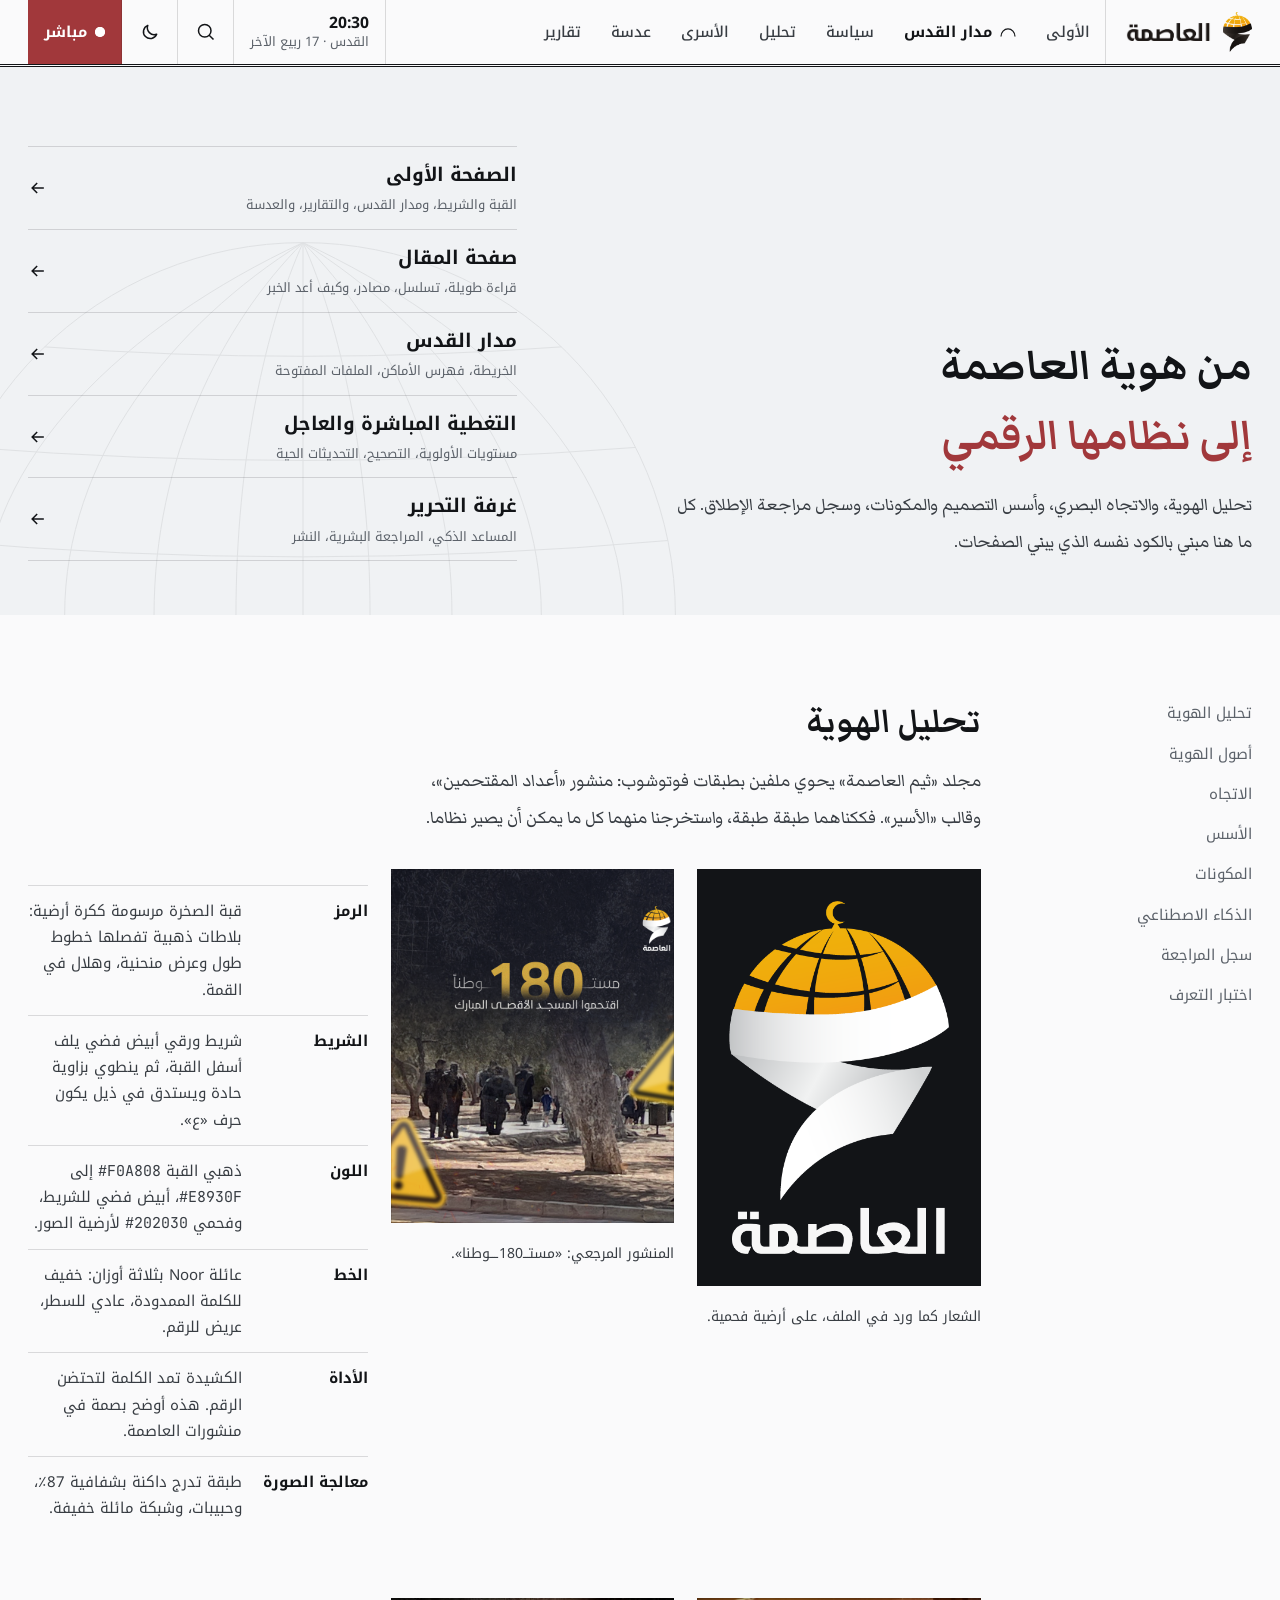
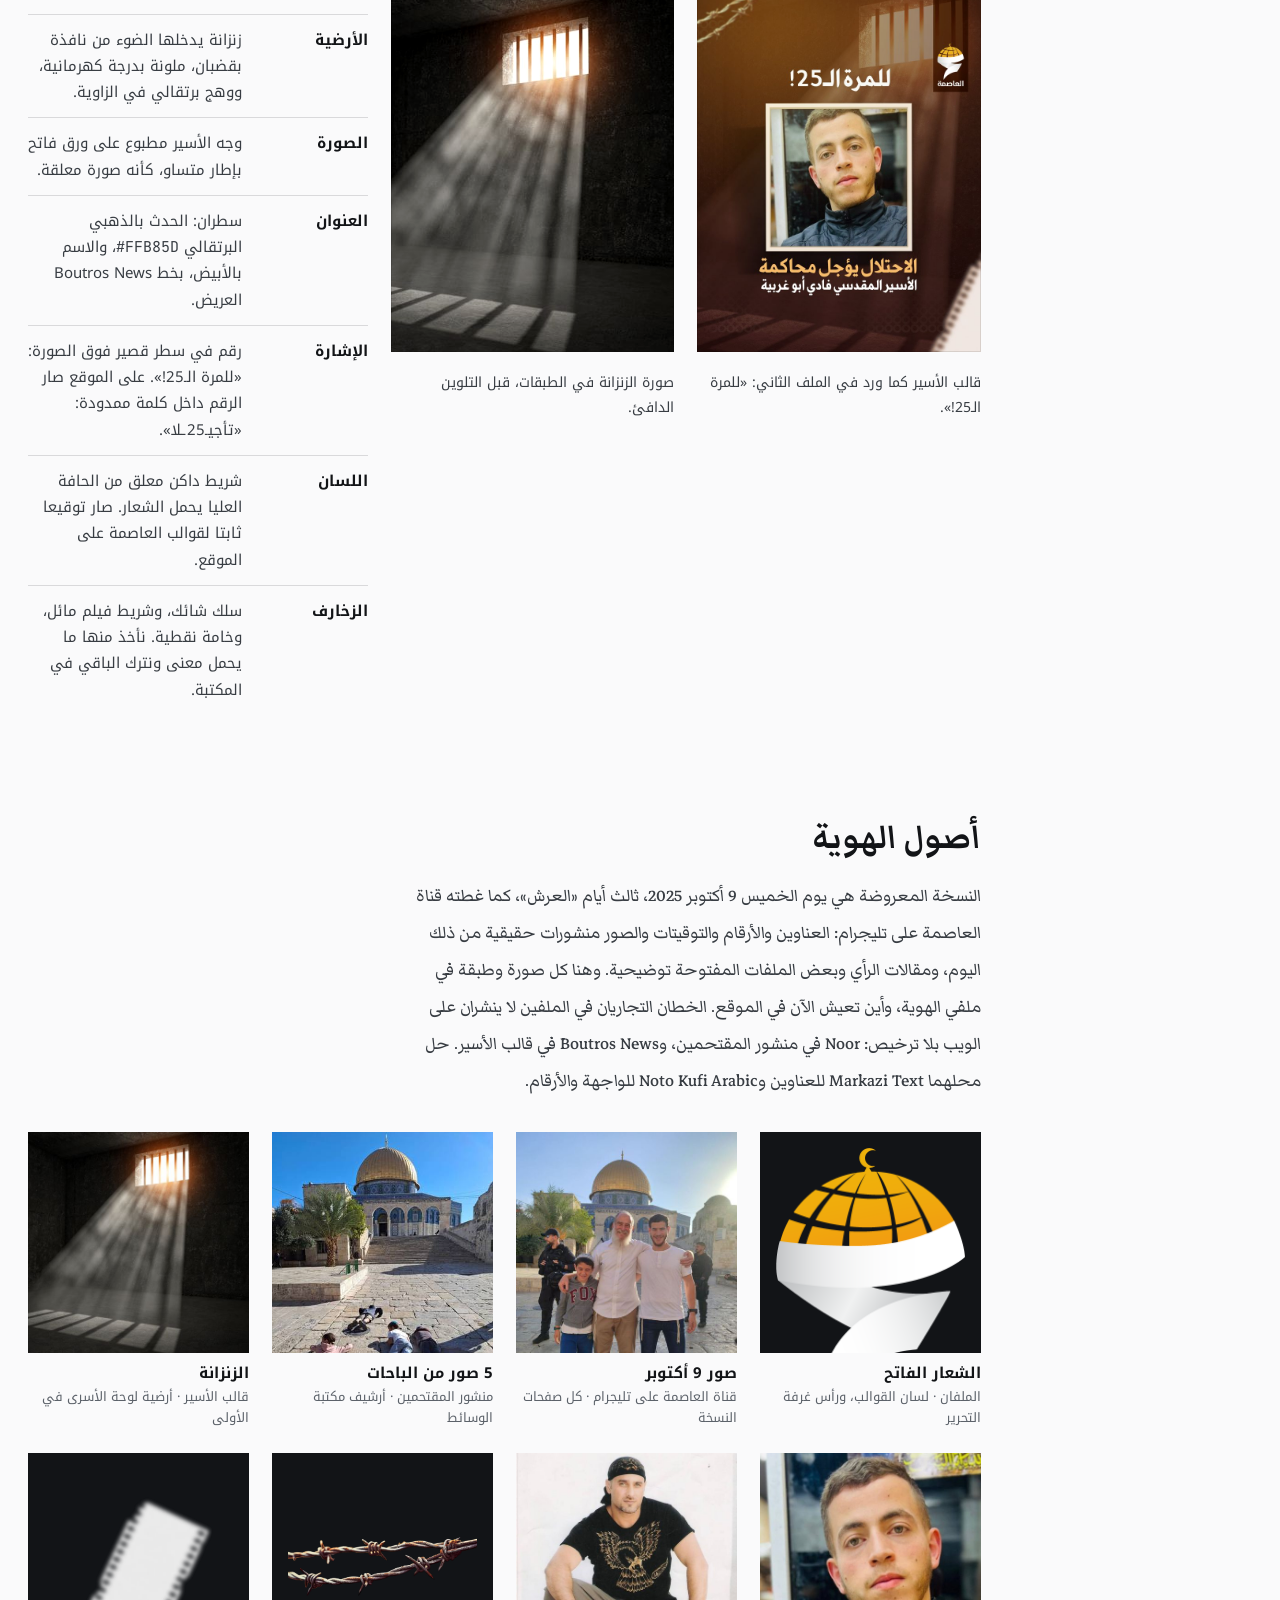
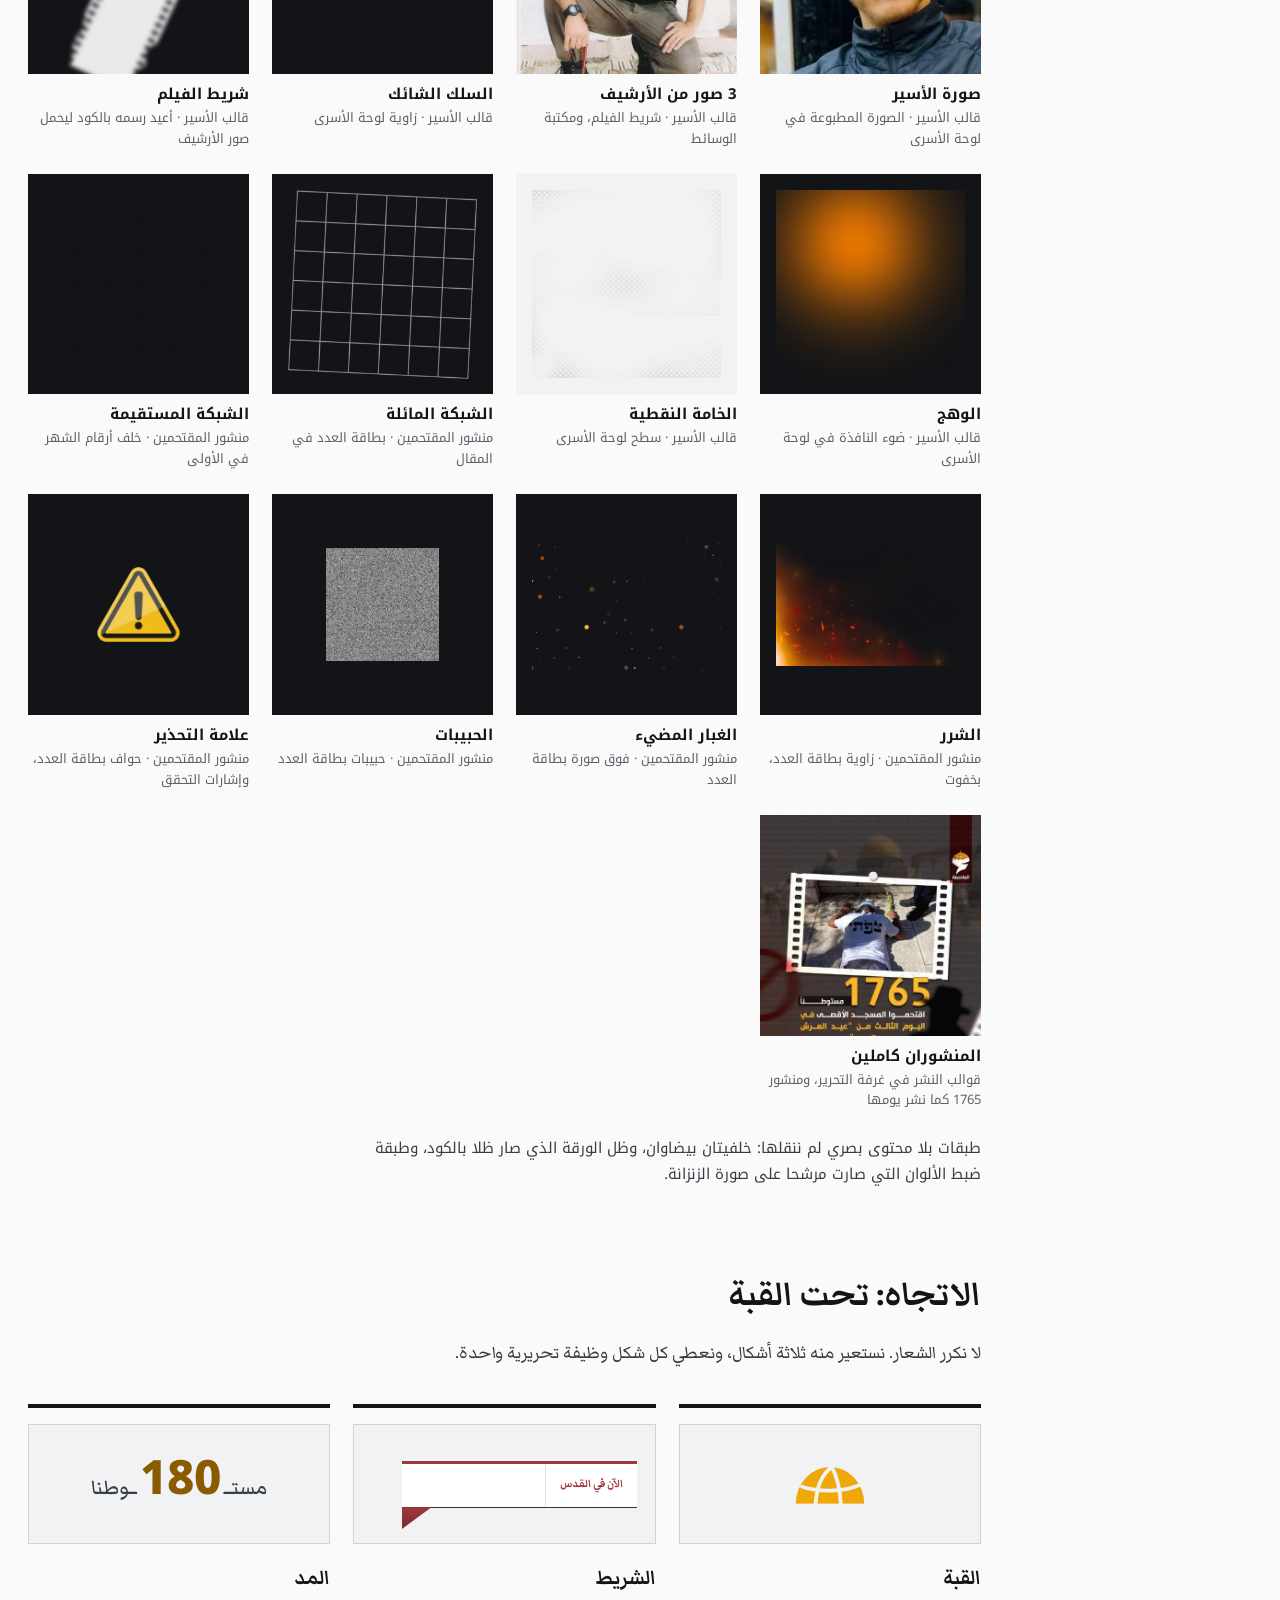
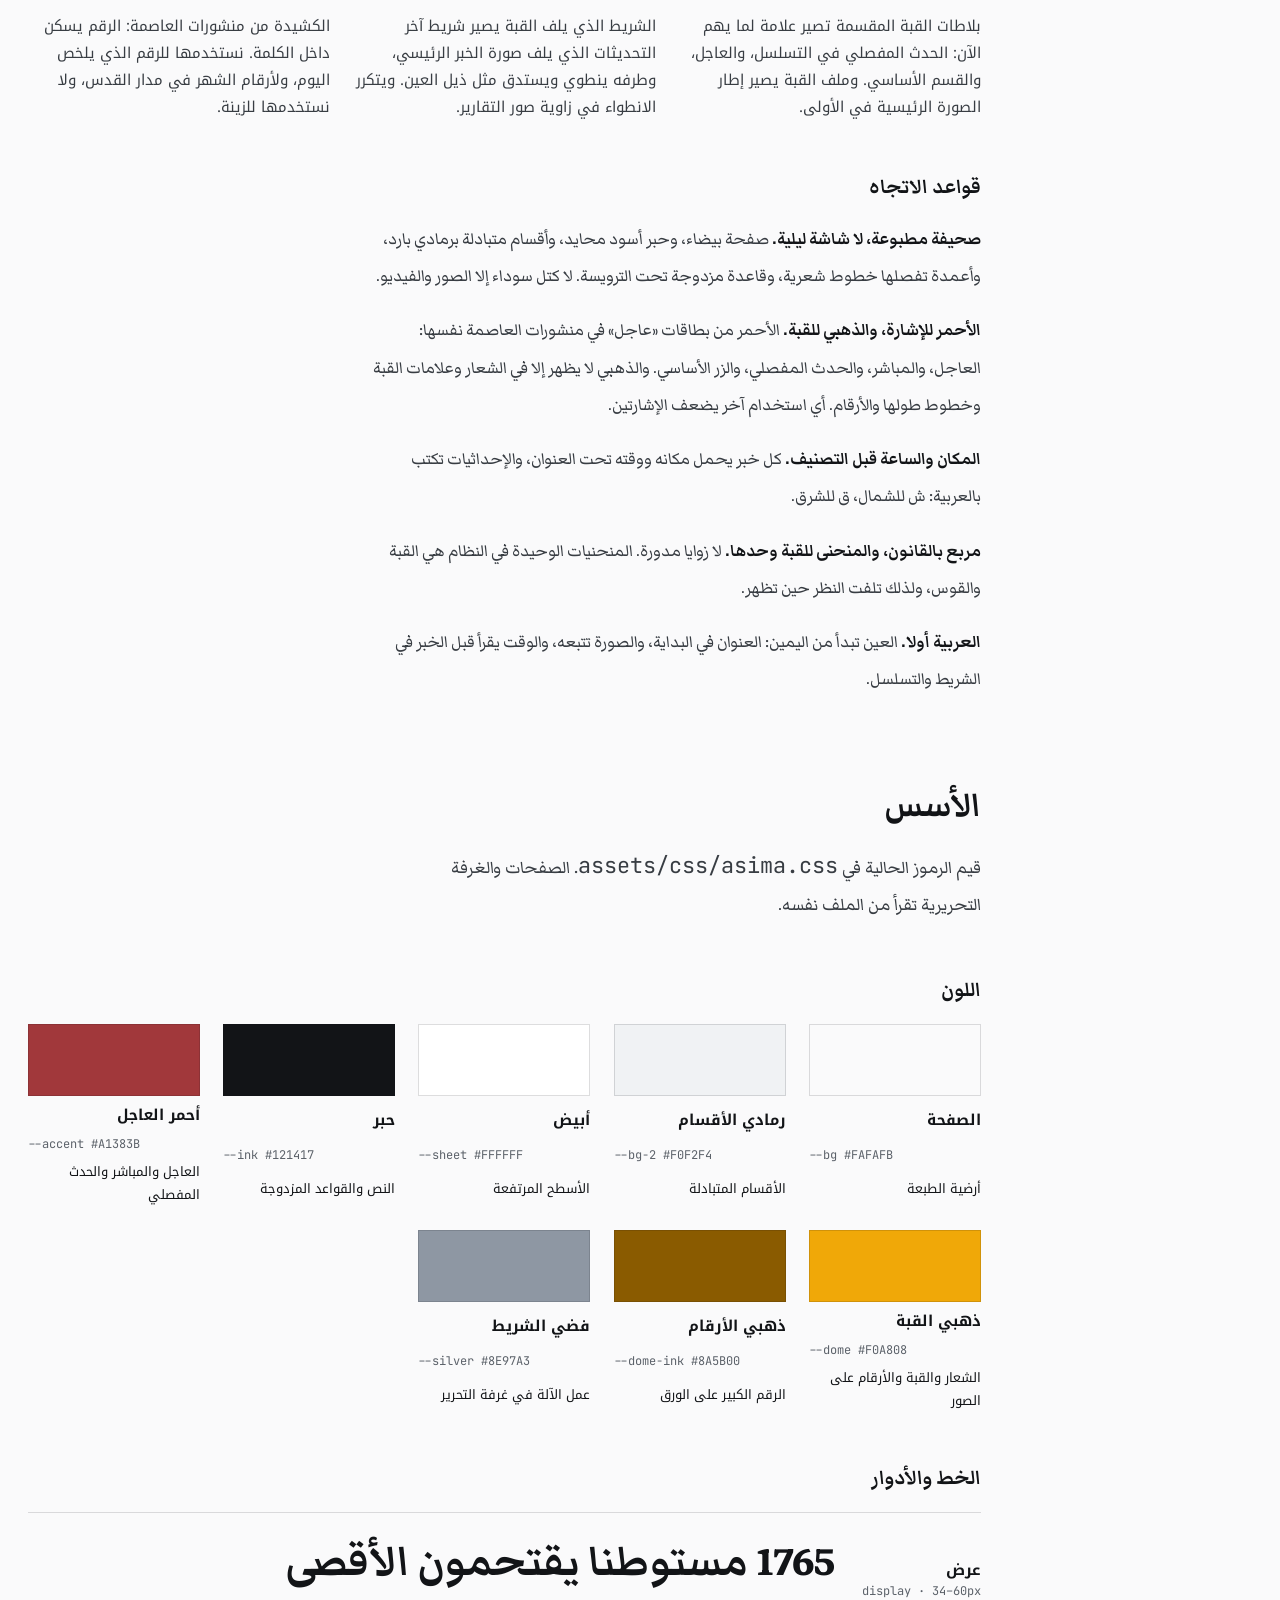
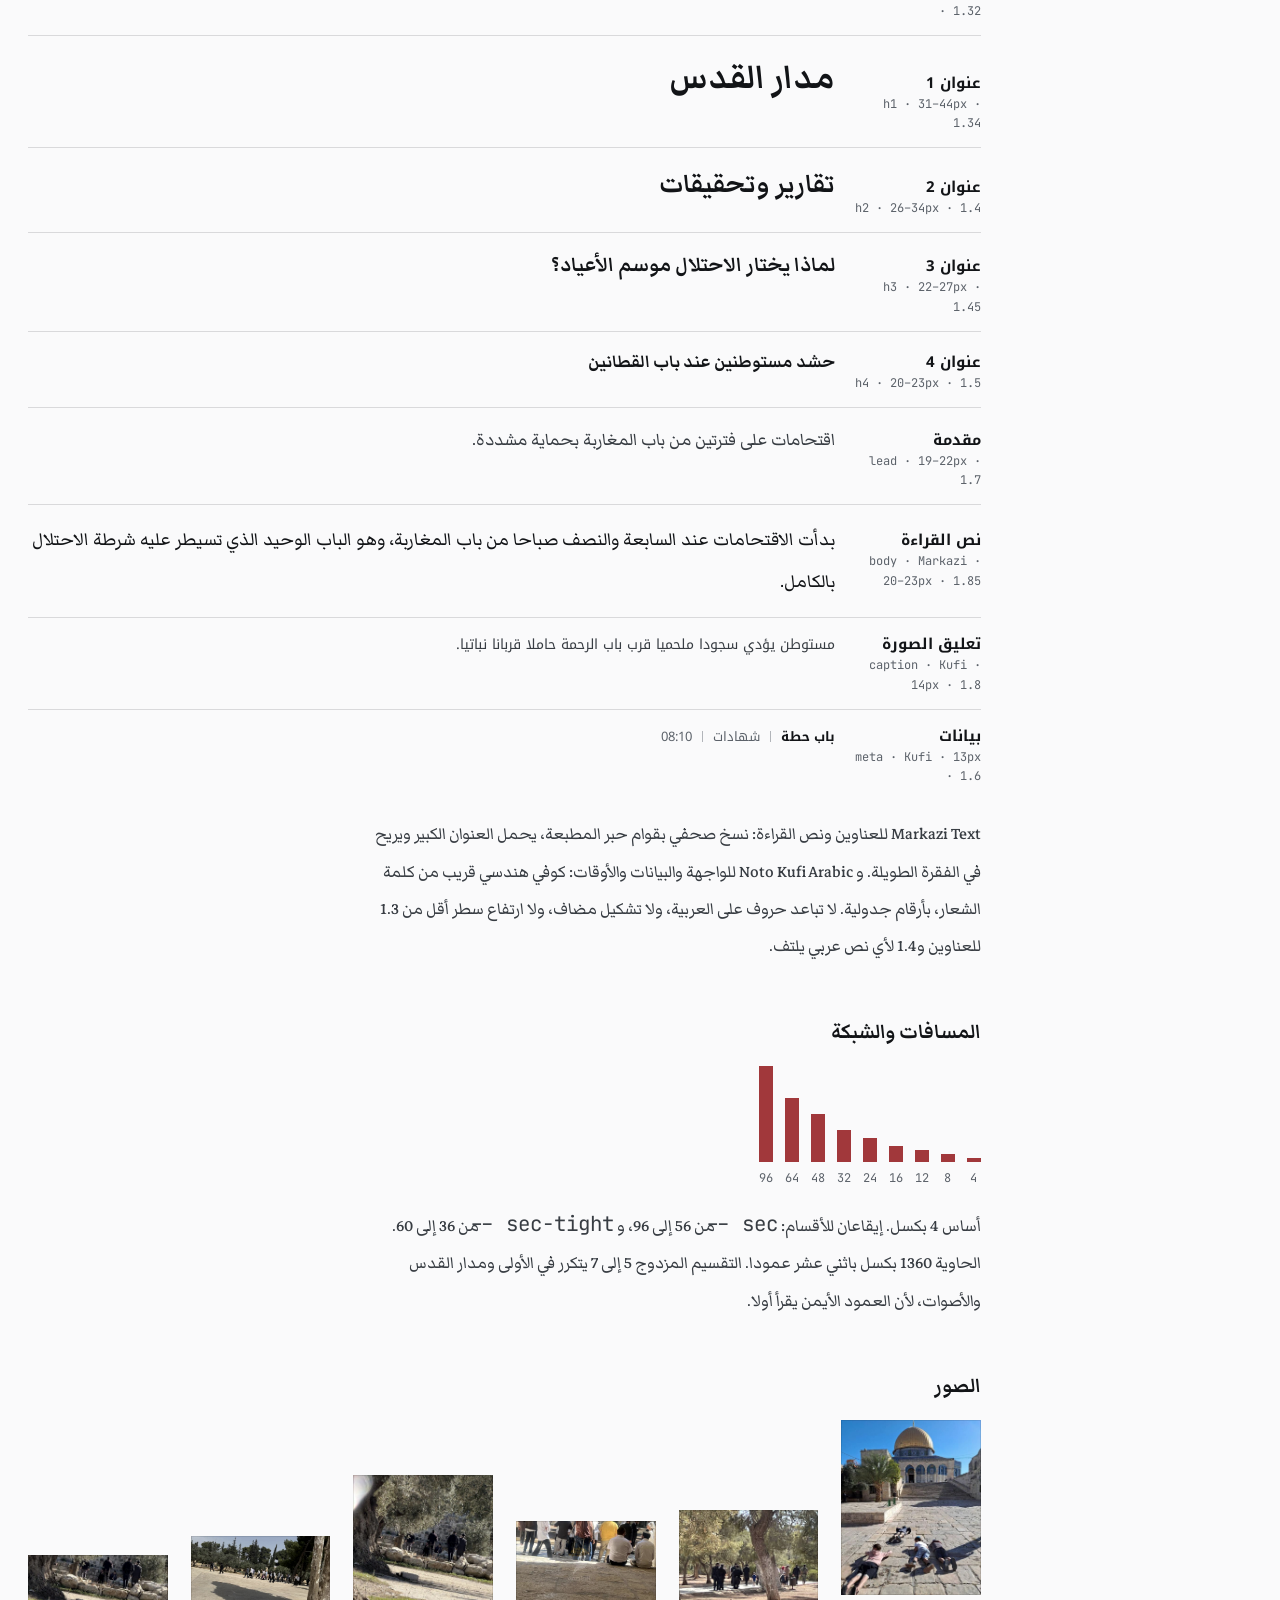
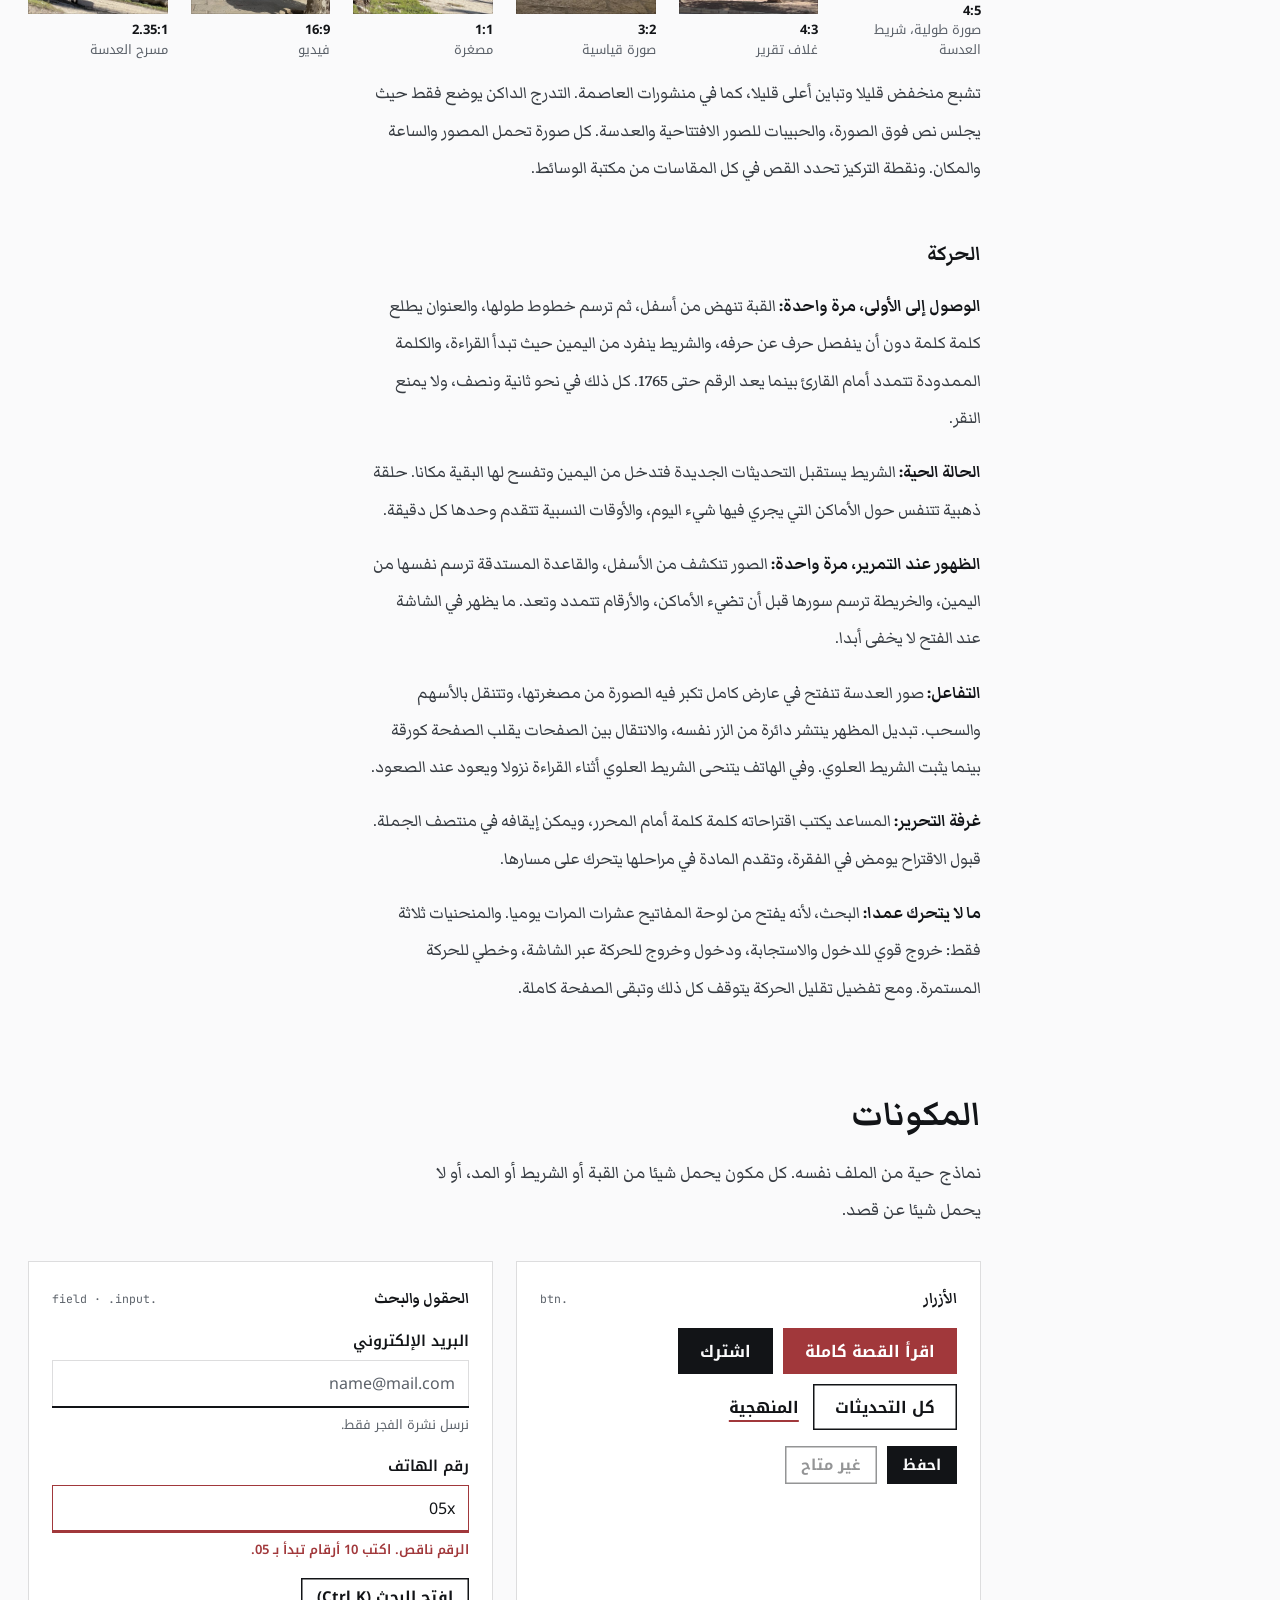
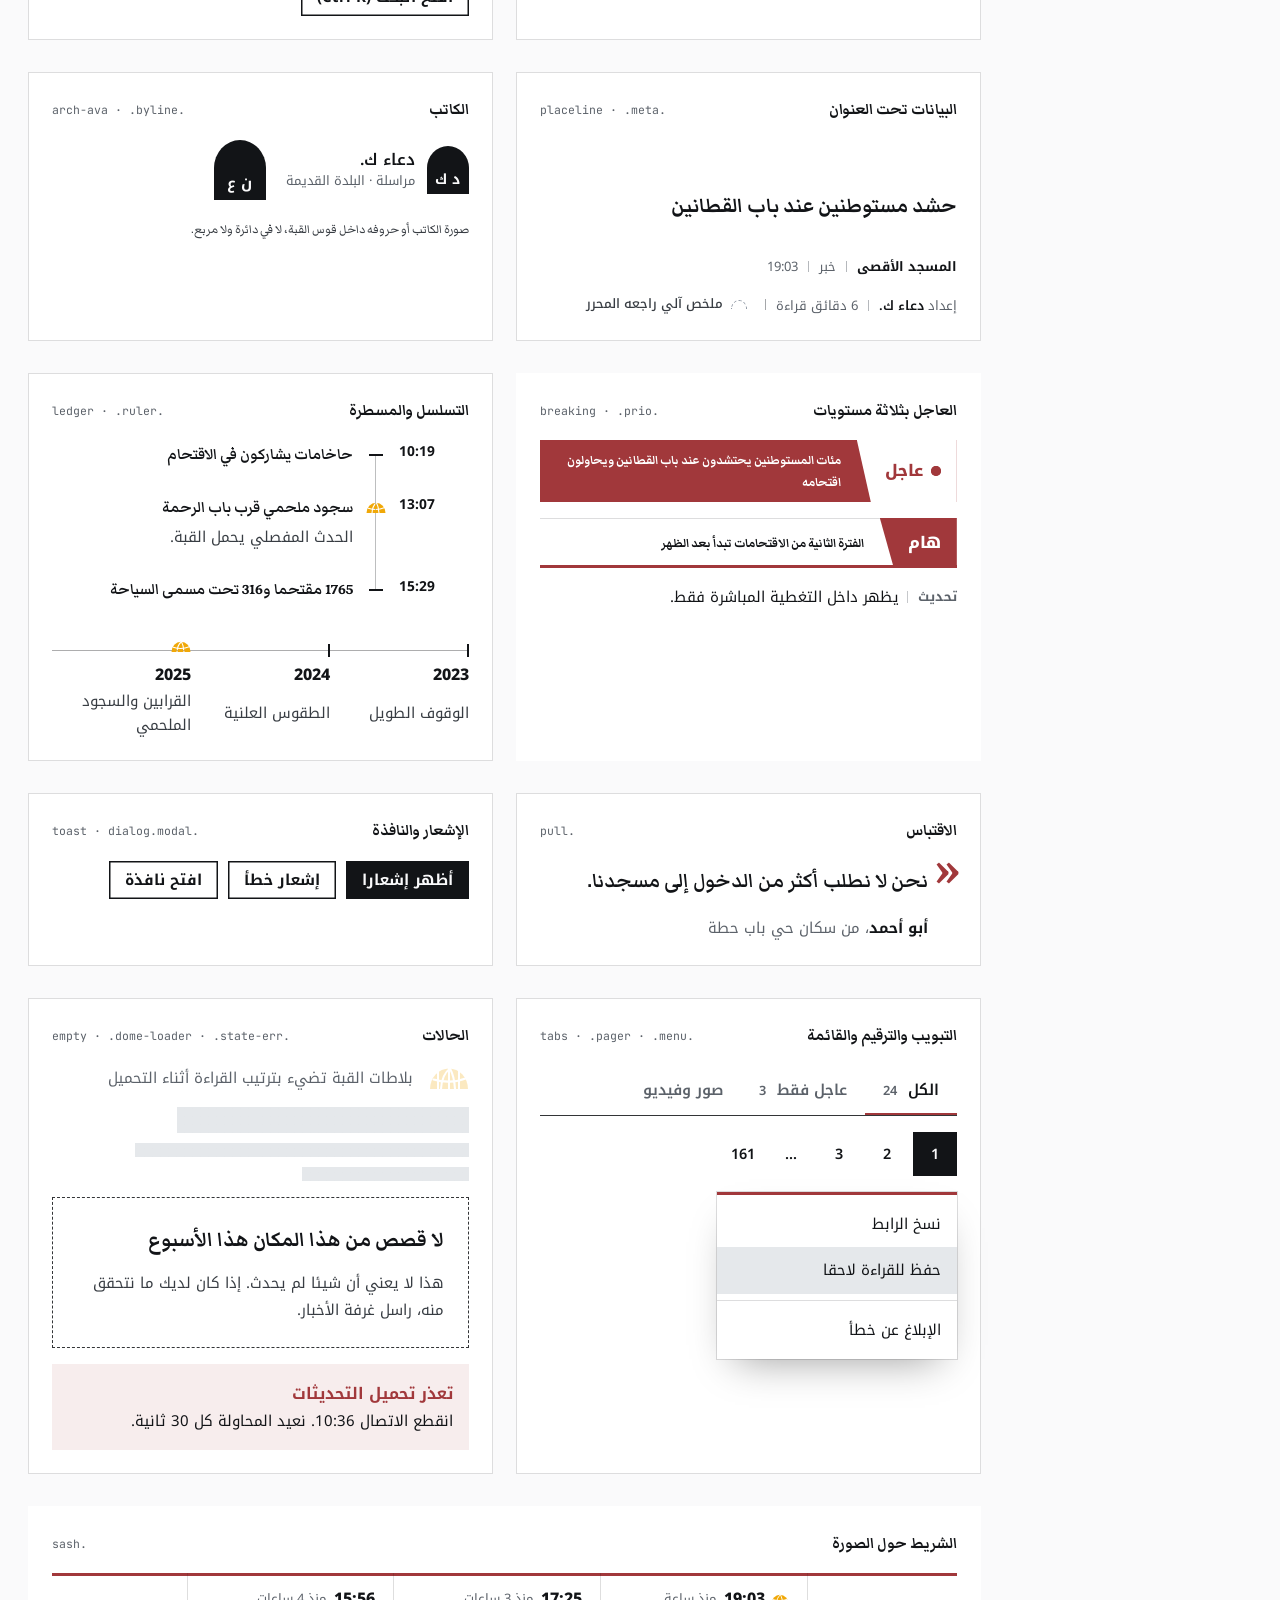
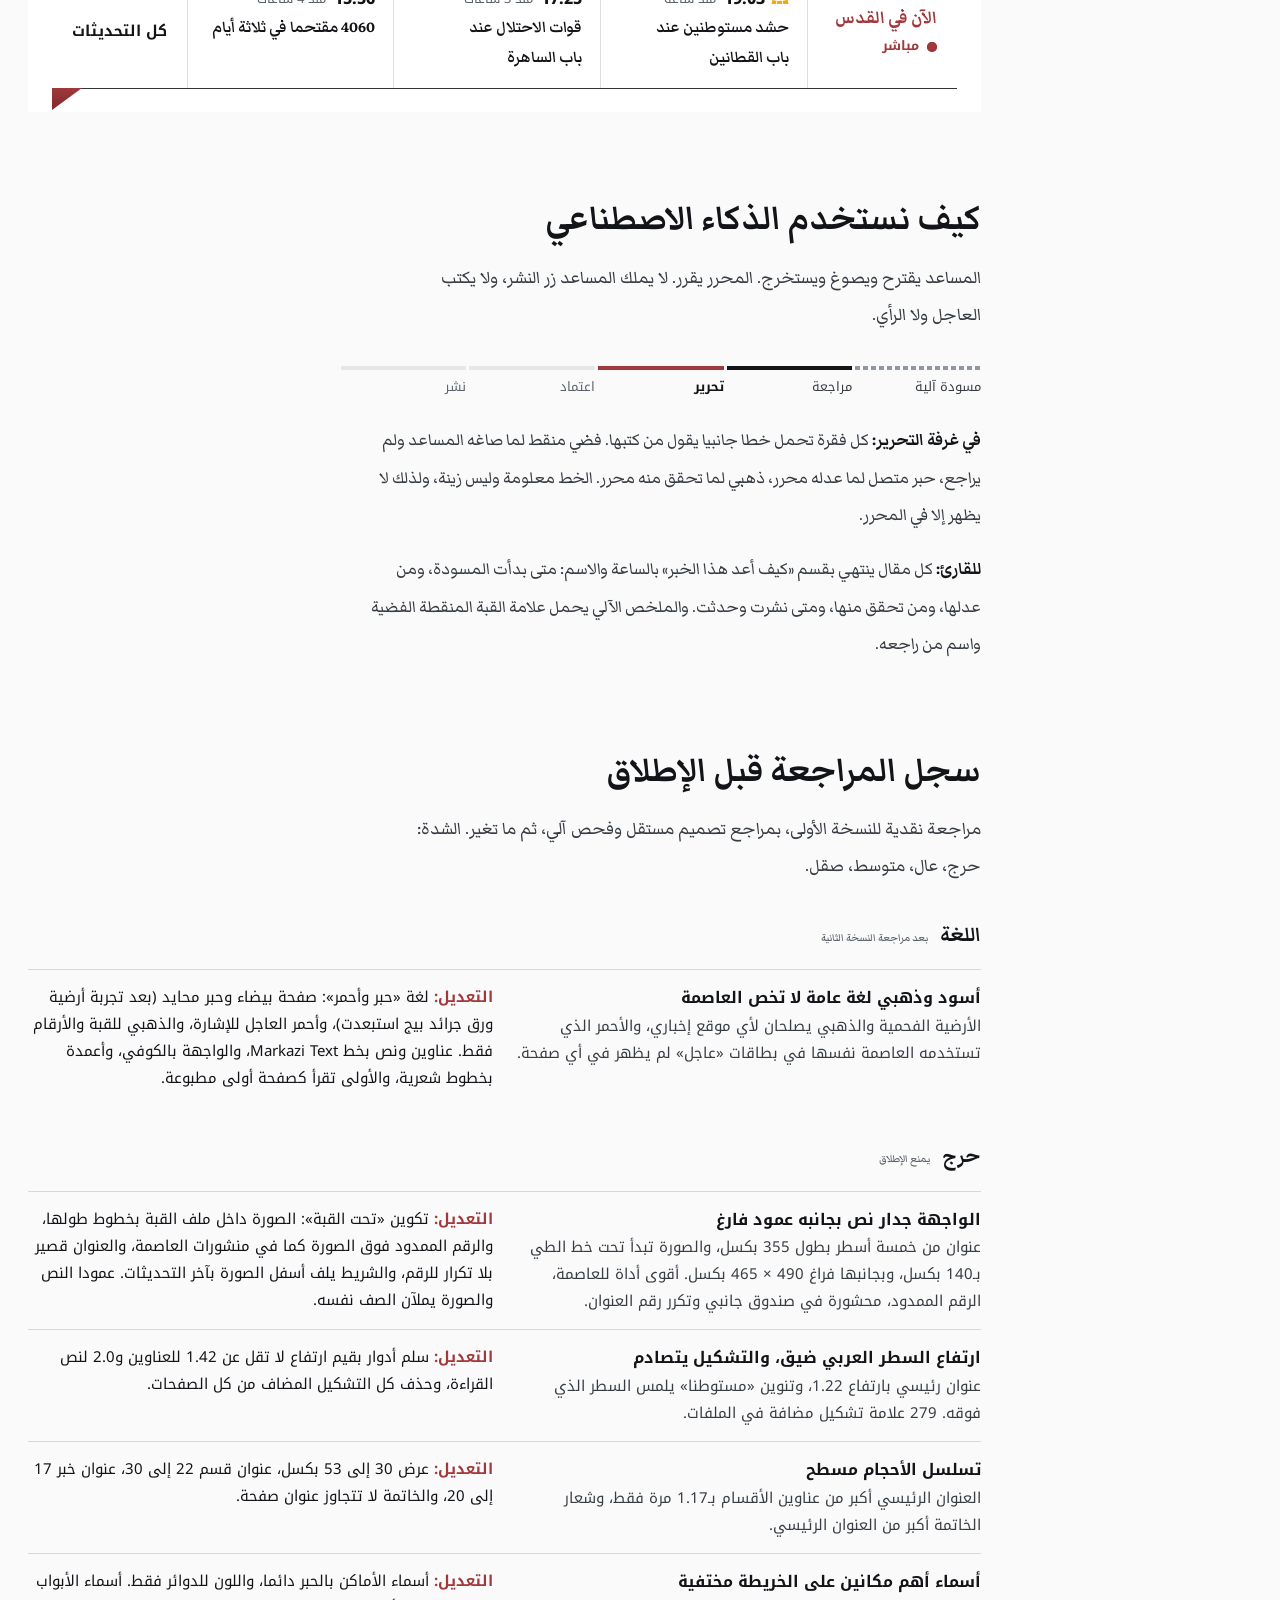
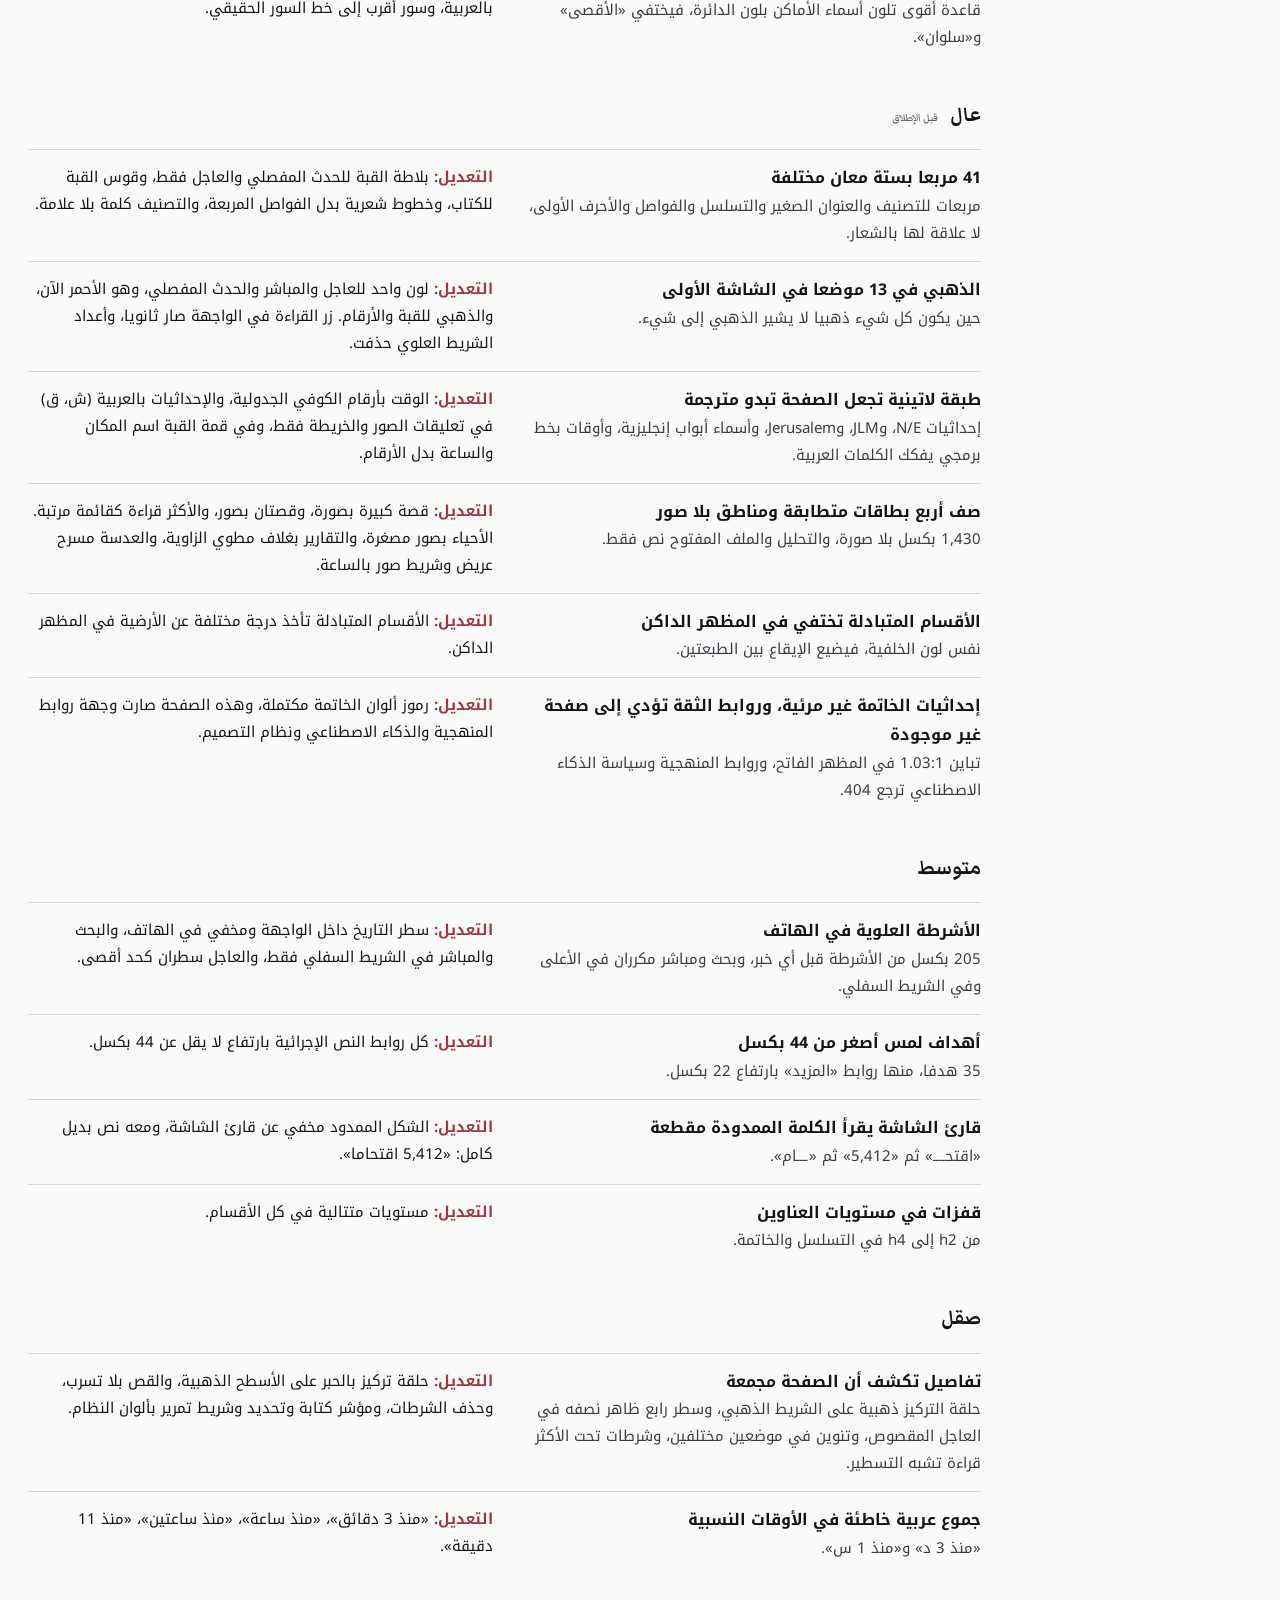
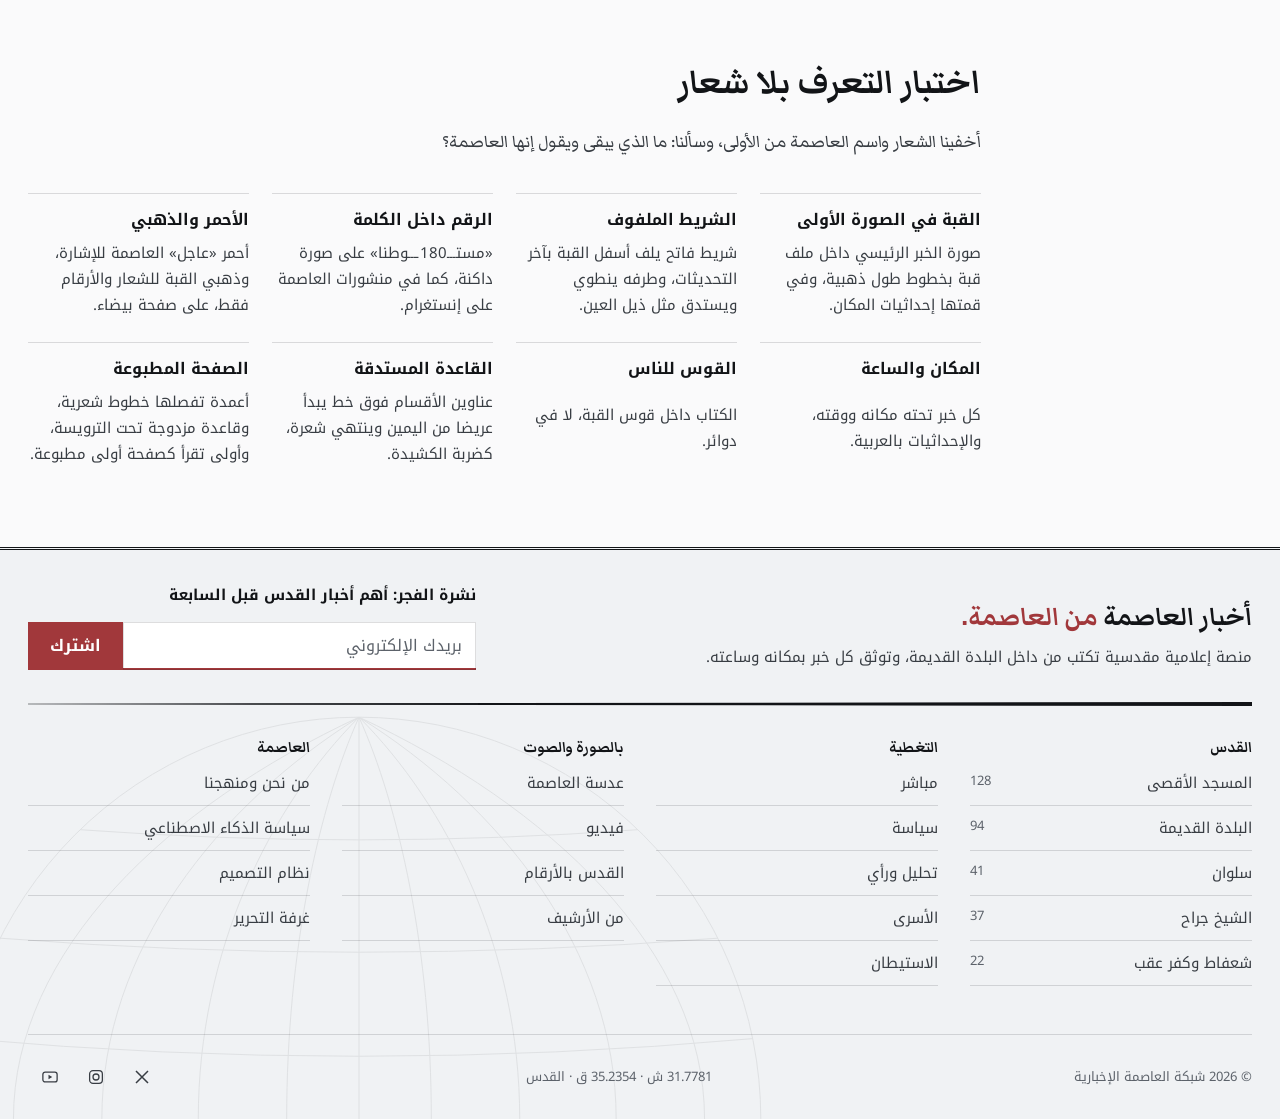
<file: index.html>
<!doctype html>
<html lang="ar" dir="rtl">
<head>
<meta charset="utf-8">
<meta name="viewport" content="width=device-width, initial-scale=1, viewport-fit=cover">
<meta name="robots" content="noindex, nofollow">
<title>نظام العاصمة الرقمي</title>
<meta name="description" content="من هوية العاصمة إلى نظام تصميم رقمي: التحليل، الاتجاه، الأسس، المكونات، وسجل المراجعة.">
<link rel="preconnect" href="https://fonts.googleapis.com">
<link rel="preconnect" href="https://fonts.gstatic.com" crossorigin>
<link rel="stylesheet" href="https://fonts.googleapis.com/css2?family=Markazi+Text:wght@400;500;600;700&family=Noto+Kufi+Arabic:wght@400;500;600;700;800&family=JetBrains+Mono:wght@400;600&display=swap">
<link rel="stylesheet" href="assets/css/asima.css?v=48">
<style>
  .doc-hero { padding-block: var(--sec) var(--sec-tight); position: relative; overflow: clip; }
  .doc-hero__grid { display: grid; grid-template-columns: minmax(0, 7fr) minmax(0, 5fr); gap: var(--split-gap); align-items: end; }
  .doc-hero h1 { font-size: var(--fs-display); line-height: var(--lh-display); font-weight: 800; }
  .doc-hero h1 em { font-style: normal; color: var(--accent); }
  .doc-hero .dek { margin-top: var(--s-4); }
  .pages { display: grid; gap: 0; }
  .pages a { display: grid; grid-template-columns: minmax(0, 1fr) auto; gap: 2px 12px; padding-block: 12px; border-top: 1px solid var(--rule); }
  .pages a:last-child { border-bottom: 1px solid var(--rule); }
  .pages b { font-weight: 700; font-size: var(--fs-h5); }
  .pages span { grid-column: 1; font-size: var(--fs-meta); color: var(--ink-3); }
  .pages svg { grid-row: 1 / span 2; grid-column: 2; align-self: center; width: 20px; height: 20px; }
  .pages a:hover b { color: var(--accent); }

  .doc { display: grid; grid-template-columns: 220px minmax(0, 1fr); gap: var(--split-gap); padding-block: var(--sec); }
  .toc { position: sticky; top: calc(var(--ribbon-h) + 24px); align-self: start; display: grid; gap: 2px; font-size: var(--fs-small); }
  .toc a { padding: 6px 0; color: var(--ink-3); }
  .toc a:hover { color: var(--ink); }
  .chapter { padding-bottom: var(--sec); }
  .chapter > h2 { font-size: var(--fs-h1); line-height: var(--lh-h1); font-weight: 800; margin-bottom: var(--s-3); }
  .chapter > .dek { margin-bottom: var(--s-6); }
  .chapter h3 { font-size: var(--fs-h3); font-weight: 800; margin-bottom: var(--s-4); margin-top: var(--s-7); }
  .prose { font-family: var(--f-read); font-size: var(--fs-body-sm); line-height: var(--lh-body-sm); max-width: 68ch; color: var(--ink-2); }
  .prose p + p { margin-top: .8em; }
  .prose b { color: var(--ink); }

  .evidence > *, .forms3 > *, .gallery > *, .doc > * { min-width: 0; }
  .evidence { display: grid; grid-template-columns: minmax(0, 1fr) minmax(0, 1fr) minmax(0, 1.2fr); gap: var(--col-gap); align-items: start; }
  .evidence figure { display: grid; gap: 8px; }
  .evidence .plate { background: var(--night); display: grid; place-items: center; padding: var(--s-6); aspect-ratio: 4 / 5; }
  .evidence .plate { min-width: 0; }
  .evidence .plate img { width: 100%; height: 100%; object-fit: contain; }
  .extract { display: grid; }
  .lib { display: grid; grid-template-columns: repeat(auto-fill, minmax(180px, 1fr)); gap: var(--s-5) var(--col-gap); }
  .lib figure { display: grid; gap: 8px; align-content: start; }
  .lib__plate { aspect-ratio: 1; display: grid; place-items: center; padding: var(--s-4); background: var(--night); overflow: hidden; }
  .lib__plate.is-light { background: var(--bg-2); }
  .lib__plate.is-photo { padding: 0; }
  .lib__plate img { max-width: 100%; max-height: 100%; object-fit: contain; }
  .lib__plate.is-photo img { width: 100%; height: 100%; object-fit: cover; }
  .lib figcaption { display: grid; gap: 2px; font-size: var(--fs-small); line-height: 1.6; }
  .lib figcaption span { font-size: var(--fs-meta); color: var(--ink-3); }
  .lib__note { margin-top: var(--s-5); font-size: var(--fs-small); color: var(--ink-2); max-width: 70ch; }
  .extract div { display: grid; grid-template-columns: 110px minmax(0, 1fr); gap: 4px 16px; padding-block: 12px; border-top: 1px solid var(--rule); font-size: var(--fs-small); line-height: 1.75; }
  .extract dt { font-weight: 700; color: var(--ink); }
  .extract dd { margin: 0; color: var(--ink-2); }

  .forms3 { display: grid; grid-template-columns: repeat(3, minmax(0, 1fr)); gap: var(--col-gap); }
  .form-card { display: grid; gap: var(--s-4); align-content: start; padding-top: var(--s-4); border-top: 4px solid var(--ink); }
  .form-card .demo { min-height: 120px; display: grid; place-items: center; background: var(--bg-2); padding: var(--s-5); box-shadow: inset 0 0 0 1px var(--rule); }
  .form-card h3 { font-size: var(--fs-h3); font-weight: 800; margin: 0; }
  .form-card p { font-size: var(--fs-small); color: var(--ink-2); line-height: 1.8; }

  .swatches { display: grid; grid-template-columns: repeat(auto-fill, minmax(150px, 1fr)); gap: var(--col-gap); }
  .sw { display: grid; gap: 6px; font-size: var(--fs-meta); }
  .sw i { height: 72px; display: block; box-shadow: inset 0 0 0 1px var(--rule); }
  .sw b { font-size: var(--fs-small); color: var(--ink); }
  .sw code { direction: ltr; unicode-bidi: isolate; font-family: var(--f-mono); font-size: .75rem; color: var(--ink-3); }

  .scale { display: grid; }
  .scale > div { display: grid; grid-template-columns: 130px minmax(0, 1fr); gap: 16px; align-items: baseline; padding-block: 14px; border-top: 1px solid var(--rule); }
  .scale code { font-family: var(--f-mono); font-size: .75rem; color: var(--ink-3); line-height: 1.6; }
  .scale code b { display: block; font-family: var(--f-display); color: var(--ink); font-size: var(--fs-small); }

  .spaces { display: flex; align-items: end; gap: 12px; flex-wrap: wrap; }
  .spaces div { display: grid; gap: 6px; justify-items: center; font-family: var(--f-mono); font-size: .75rem; color: var(--ink-3); }
  .spaces i { display: block; background: var(--accent); width: 14px; }

  .ratios { display: grid; grid-template-columns: repeat(6, minmax(0, 1fr)); gap: var(--col-gap); align-items: end; }
  .ratios figure { display: grid; gap: 6px; }
  .ratios figcaption { font-size: var(--fs-meta); color: var(--ink-3); line-height: 1.5; }
  .ratios b { display: block; color: var(--ink); }

  .gallery { display: grid; grid-template-columns: repeat(2, minmax(0, 1fr)); gap: var(--s-6) var(--col-gap); }
  .specimen { display: grid; gap: var(--s-4); align-content: start; padding: var(--s-5); background: var(--sheet); box-shadow: inset 0 0 0 1px var(--rule); min-width: 0; }
  .specimen > header { display: flex; justify-content: space-between; gap: 12px; align-items: baseline; }
  .specimen > header h3 { font-size: var(--fs-h5); font-weight: 800; margin: 0; }
  .specimen > header code { font-family: var(--f-mono); font-size: .72rem; color: var(--ink-3); }
  .specimen.night { box-shadow: none; }
  .specimen--wide { grid-column: 1 / -1; }

  .audit { display: grid; gap: var(--s-6); }
  .audit-group h3 { margin-top: 0; display: flex; gap: 12px; align-items: baseline; }
  .audit-group h3 small { font-size: var(--fs-meta); color: var(--ink-3); font-weight: 500; }
  .audit-row { display: grid; grid-template-columns: minmax(0, 1fr) minmax(0, 1fr); gap: 6px var(--col-gap); padding-block: 14px; border-top: 1px solid var(--rule); font-size: var(--fs-small); line-height: 1.8; }
  .audit-row b { display: block; color: var(--ink); font-size: var(--fs-ui); }
  .audit-row p { color: var(--ink-2); }
  .audit-row .fix { color: var(--ink); }
  .audit-row .fix::before { content: "التعديل: "; font-weight: 700; color: var(--accent-ink); }

  .test { display: grid; grid-template-columns: repeat(4, minmax(0, 1fr)); gap: var(--col-gap); }
  .test div { display: grid; gap: 6px; padding-top: 12px; border-top: 1px solid var(--rule); font-size: var(--fs-small); line-height: 1.75; color: var(--ink-2); }
  .test b { color: var(--ink); font-size: var(--fs-ui); }

  @media (max-width: 1100px) {
    .doc { grid-template-columns: 1fr; }
    .toc { position: static; grid-auto-flow: column; overflow-x: auto; gap: 18px; padding-bottom: 8px; border-bottom: 1px solid var(--rule); }
    .toc a { white-space: nowrap; }
    .ratios { grid-template-columns: repeat(3, minmax(0, 1fr)); }
    .test { grid-template-columns: repeat(2, minmax(0, 1fr)); }
  }
  @media (max-width: 800px) {
    .doc-hero__grid, .evidence, .forms3, .gallery, .audit-row { grid-template-columns: 1fr; }
    .scale > div { grid-template-columns: 1fr; gap: 4px; }
  }
  @media (max-width: 520px) { .ratios, .test { grid-template-columns: 1fr 1fr; } }
</style>
</head>
<body>
<a class="skip" href="#main">تخط إلى المحتوى</a>
<header data-ribbon data-current="system"></header>

<main id="main">
  <section class="night doc-hero" aria-labelledby="doc-h">
    <div class="dome-horizon" data-dome-horizon aria-hidden="true"></div>
    <div class="wrap doc-hero__grid">
      <div>
        <h1 id="doc-h">من هوية العاصمة<br><em>إلى نظامها الرقمي</em></h1>
        <p class="dek">تحليل الهوية، والاتجاه البصري، وأسس التصميم والمكونات، وسجل مراجعة الإطلاق. كل ما هنا مبني بالكود نفسه الذي يبني الصفحات.</p>
      </div>
      <nav class="pages" aria-label="صفحات النموذج">
        <a href="home.html"><b>الصفحة الأولى</b><span>القبة والشريط، ومدار القدس، والتقارير، والعدسة</span><svg viewBox="0 0 24 24" aria-hidden="true"><path d="M19 12H5m6-6-6 6 6 6" fill="none" stroke="currentColor" stroke-width="1.8"/></svg></a>
        <a href="article.html"><b>صفحة المقال</b><span>قراءة طويلة، تسلسل، مصادر، وكيف أعد الخبر</span><svg viewBox="0 0 24 24" aria-hidden="true"><path d="M19 12H5m6-6-6 6 6 6" fill="none" stroke="currentColor" stroke-width="1.8"/></svg></a>
        <a href="jerusalem.html"><b>مدار القدس</b><span>الخريطة، فهرس الأماكن، الملفات المفتوحة</span><svg viewBox="0 0 24 24" aria-hidden="true"><path d="M19 12H5m6-6-6 6 6 6" fill="none" stroke="currentColor" stroke-width="1.8"/></svg></a>
        <a href="live.html"><b>التغطية المباشرة والعاجل</b><span>مستويات الأولوية، التصحيح، التحديثات الحية</span><svg viewBox="0 0 24 24" aria-hidden="true"><path d="M19 12H5m6-6-6 6 6 6" fill="none" stroke="currentColor" stroke-width="1.8"/></svg></a>
        <a href="cms.html"><b>غرفة التحرير</b><span>المساعد الذكي، المراجعة البشرية، النشر</span><svg viewBox="0 0 24 24" aria-hidden="true"><path d="M19 12H5m6-6-6 6 6 6" fill="none" stroke="currentColor" stroke-width="1.8"/></svg></a>
      </nav>
    </div>
  </section>

  <div class="wrap doc">
    <nav class="toc" aria-label="فصول الدليل">
      <a href="#brand">تحليل الهوية</a>
      <a href="#assets">أصول الهوية</a>
      <a href="#direction">الاتجاه</a>
      <a href="#system">الأسس</a>
      <a href="#components">المكونات</a>
      <a href="#ai">الذكاء الاصطناعي</a>
      <a href="#audit">سجل المراجعة</a>
      <a href="#test">اختبار التعرف</a>
    </nav>

    <div>
      <!-- ====== 1. Brand analysis ====== -->
      <section class="chapter" id="brand" aria-labelledby="brand-h">
        <h2 id="brand-h">تحليل الهوية</h2>
        <p class="dek">مجلد «ثيم العاصمة» يحوي ملفين بطبقات فوتوشوب: منشور «أعداد المقتحمين»، وقالب «الأسير». فككناهما طبقة طبقة، واستخرجنا منهما كل ما يمكن أن يصير نظاما.</p>
        <div class="evidence">
          <figure><div class="plate"><img src="assets/img/logo-full.png" alt="شعار العاصمة: قبة ذهبية مقسمة بخطوط طول وعرض، يلفها شريط أبيض ينطوي على شكل حرف العين، وتحتها كلمة العاصمة" width="382" height="616"></div><figcaption class="cap"><span class="cap__text">الشعار كما ورد في الملف، على أرضية فحمية.</span></figcaption></figure>
          <figure><div class="frame r-4x5"><img src="brand-source/reference-post.png" alt="منشور العاصمة: صورة غامقة من باحات الأقصى، وفي وسطها كلمة مستوطنا ممدودة بالكشيدة وفي داخلها الرقم 180 بالذهبي" width="800" height="934" loading="lazy"></div><figcaption class="cap"><span class="cap__text">المنشور المرجعي: «مستـــ180ـــوطنا».</span></figcaption></figure>
          <dl class="extract">
            <div><dt>الرمز</dt><dd>قبة الصخرة مرسومة ككرة أرضية: بلاطات ذهبية تفصلها خطوط طول وعرض منحنية، وهلال في القمة.</dd></div>
            <div><dt>الشريط</dt><dd>شريط ورقي أبيض فضي يلف أسفل القبة، ثم ينطوي بزاوية حادة ويستدق في ذيل يكون حرف «ع».</dd></div>
            <div><dt>اللون</dt><dd>ذهبي القبة <code class="mono">#F0A808</code> إلى <code class="mono">#E8930F</code>، أبيض فضي للشريط، وفحمي <code class="mono">#202030</code> لأرضية الصور.</dd></div>
            <div><dt>الخط</dt><dd>عائلة Noor بثلاثة أوزان: خفيف للكلمة الممدودة، عادي للسطر، عريض للرقم.</dd></div>
            <div><dt>الأداة</dt><dd>الكشيدة تمد الكلمة لتحتضن الرقم. هذه أوضح بصمة في منشورات العاصمة.</dd></div>
            <div><dt>معالجة الصورة</dt><dd>طبقة تدرج داكنة بشفافية 87٪، وحبيبات، وشبكة مائلة خفيفة.</dd></div>
          </dl>
        </div>
        <div class="evidence" style="margin-top:var(--s-7)">
          <figure><div class="frame r-4x5"><img src="assets/img/tpl-captive.jpg" alt="قالب الأسير: زنزانة بضوء دافئ من نافذة بقضبان، وصورة الأسير في إطار ورقي، وعنوان بسطرين ذهبي وأبيض، وسلك شائك في الزاوية" width="720" height="900" loading="lazy"></div><figcaption class="cap"><span class="cap__text">قالب الأسير كما ورد في الملف الثاني: «للمرة الـ25!».</span></figcaption></figure>
          <figure><div class="frame r-4x5"><img src="assets/img/cell-800.jpg" alt="" width="800" height="480" loading="lazy" style="object-position:58% 50%"></div><figcaption class="cap"><span class="cap__text">صورة الزنزانة في الطبقات، قبل التلوين الدافئ.</span></figcaption></figure>
          <dl class="extract">
            <div><dt>الأرضية</dt><dd>زنزانة يدخلها الضوء من نافذة بقضبان، ملونة بدرجة كهرمانية، ووهج برتقالي في الزاوية.</dd></div>
            <div><dt>الصورة</dt><dd>وجه الأسير مطبوع على ورق فاتح بإطار متساو، كأنه صورة معلقة.</dd></div>
            <div><dt>العنوان</dt><dd>سطران: الحدث بالذهبي البرتقالي <code class="mono">#FFB85D</code>، والاسم بالأبيض، بخط <bdi>Boutros News</bdi> العريض.</dd></div>
            <div><dt>الإشارة</dt><dd>رقم في سطر قصير فوق الصورة: «للمرة الـ25!». على الموقع صار الرقم داخل كلمة ممدودة: «تأجيـ25ـلا».</dd></div>
            <div><dt>اللسان</dt><dd>شريط داكن معلق من الحافة العليا يحمل الشعار. صار توقيعا ثابتا لقوالب العاصمة على الموقع.</dd></div>
            <div><dt>الزخارف</dt><dd>سلك شائك، وشريط فيلم مائل، وخامة نقطية. نأخذ منها ما يحمل معنى ونترك الباقي في المكتبة.</dd></div>
          </dl>
        </div>
      </section>

      <!-- ====== 1b. Asset library ====== -->
      <section class="chapter" id="assets" aria-labelledby="assets-h">
        <h2 id="assets-h">أصول الهوية</h2>
        <p class="dek">النسخة المعروضة هي يوم الخميس 9 أكتوبر 2025، ثالث أيام «العرش»، كما غطته قناة العاصمة على تليجرام: العناوين والأرقام والتوقيتات والصور منشورات حقيقية من ذلك اليوم، ومقالات الرأي وبعض الملفات المفتوحة توضيحية. وهنا كل صورة وطبقة في ملفي الهوية، وأين تعيش الآن في الموقع. الخطان التجاريان في الملفين لا ينشران على الويب بلا ترخيص: <bdi>Noor</bdi> في منشور المقتحمين، و<bdi>Boutros News</bdi> في قالب الأسير. حل محلهما <bdi>Markazi Text</bdi> للعناوين و<bdi>Noto Kufi Arabic</bdi> للواجهة والأرقام.</p>
        <div class="lib">
          <figure><div class="lib__plate"><img src="assets/img/logo-full.png" alt="" width="382" height="616" loading="lazy"></div><figcaption><b>الشعار الفاتح</b><span>الملفان · لسان القوالب، ورأس غرفة التحرير</span></figcaption></figure>
          <figure><div class="lib__plate is-photo"><img src="assets/img/d9-rabbis-2-480.jpg" alt="" width="480" height="640" loading="lazy"></div><figcaption><b>صور 9 أكتوبر</b><span>قناة العاصمة على تليجرام · كل صفحات النسخة</span></figcaption></figure>
          <figure><div class="lib__plate is-photo"><img src="assets/img/oldcity-1-480.jpg" alt="" width="480" height="640" loading="lazy"></div><figcaption><b>5 صور من الباحات</b><span>منشور المقتحمين · أرشيف مكتبة الوسائط</span></figcaption></figure>
          <figure><div class="lib__plate is-photo"><img src="assets/img/cell-800.jpg" alt="" width="800" height="480" loading="lazy"></div><figcaption><b>الزنزانة</b><span>قالب الأسير · أرضية لوحة الأسرى في الأولى</span></figcaption></figure>
          <figure><div class="lib__plate is-photo"><img src="assets/img/captive-fadi-480.jpg" alt="" width="480" height="757" loading="lazy"></div><figcaption><b>صورة الأسير</b><span>قالب الأسير · الصورة المطبوعة في لوحة الأسرى</span></figcaption></figure>
          <figure><div class="lib__plate is-photo"><img src="assets/img/captive-3-480.jpg" alt="" width="480" height="617" loading="lazy"></div><figcaption><b>3 صور من الأرشيف</b><span>قالب الأسير · شريط الفيلم، ومكتبة الوسائط</span></figcaption></figure>
          <figure><div class="lib__plate"><img src="assets/img/wire.webp" alt="" width="1100" height="383" loading="lazy"></div><figcaption><b>السلك الشائك</b><span>قالب الأسير · زاوية لوحة الأسرى</span></figcaption></figure>
          <figure><div class="lib__plate"><img src="assets/img/film.webp" alt="" width="531" height="715" loading="lazy" style="max-height:78%"></div><figcaption><b>شريط الفيلم</b><span>قالب الأسير · أعيد رسمه بالكود ليحمل صور الأرشيف</span></figcaption></figure>
          <figure><div class="lib__plate"><img src="assets/img/glow.webp" alt="" width="320" height="320" loading="lazy"></div><figcaption><b>الوهج</b><span>قالب الأسير · ضوء النافذة في لوحة الأسرى</span></figcaption></figure>
          <figure><div class="lib__plate is-light"><img src="assets/img/halftone.webp" alt="" width="520" height="520" loading="lazy"></div><figcaption><b>الخامة النقطية</b><span>قالب الأسير · سطح لوحة الأسرى</span></figcaption></figure>
          <figure><div class="lib__plate"><img src="assets/img/grid-tilt.webp" alt="" width="617" height="619" loading="lazy" style="opacity:.6"></div><figcaption><b>الشبكة المائلة</b><span>منشور المقتحمين · بطاقة العدد في المقال</span></figcaption></figure>
          <figure><div class="lib__plate"><img src="assets/img/grid-square.webp" alt="" width="660" height="662" loading="lazy" style="opacity:.5"></div><figcaption><b>الشبكة المستقيمة</b><span>منشور المقتحمين · خلف أرقام الشهر في الأولى</span></figcaption></figure>
          <figure><div class="lib__plate"><img src="assets/img/embers.webp" alt="" width="800" height="522" loading="lazy"></div><figcaption><b>الشرر</b><span>منشور المقتحمين · زاوية بطاقة العدد، بخفوت</span></figcaption></figure>
          <figure><div class="lib__plate"><img src="assets/img/bokeh.webp" alt="" width="1100" height="779" loading="lazy"></div><figcaption><b>الغبار المضيء</b><span>منشور المقتحمين · فوق صورة بطاقة العدد</span></figcaption></figure>
          <figure><div class="lib__plate"><img src="assets/img/noise.webp" alt="" width="256" height="256" loading="lazy" style="width:60%;opacity:.7"></div><figcaption><b>الحبيبات</b><span>منشور المقتحمين · حبيبات بطاقة العدد</span></figcaption></figure>
          <figure><div class="lib__plate"><img src="assets/img/alert.webp" alt="" width="186" height="166" loading="lazy" style="width:44%"></div><figcaption><b>علامة التحذير</b><span>منشور المقتحمين · حواف بطاقة العدد، وإشارات التحقق</span></figcaption></figure>
          <figure><div class="lib__plate is-photo"><img src="assets/img/d9-count-1765-480.jpg" alt="" width="480" height="600" loading="lazy"></div><figcaption><b>المنشوران كاملين</b><span>قوالب النشر في غرفة التحرير، ومنشور 1765 كما نشر يومها</span></figcaption></figure>
        </div>
        <p class="lib__note">طبقات بلا محتوى بصري لم ننقلها: خلفيتان بيضاوان، وظل الورقة الذي صار ظلا بالكود، وطبقة ضبط الألوان التي صارت مرشحا على صورة الزنزانة.</p>
      </section>

      <!-- ====== 2. Direction ====== -->
      <section class="chapter" id="direction" aria-labelledby="dir-h">
        <h2 id="dir-h">الاتجاه: تحت القبة</h2>
        <p class="dek">لا نكرر الشعار. نستعير منه ثلاثة أشكال، ونعطي كل شكل وظيفة تحريرية واحدة.</p>
        <div class="forms3">
          <article class="form-card">
            <div class="demo night"><span class="dome-mark" style="width:72px;height:40px"></span></div>
            <h3>القبة</h3>
            <p>بلاطات القبة المقسمة تصير علامة لما يهم الآن: الحدث المفصلي في التسلسل، والعاجل، والقسم الأساسي. وملف القبة يصير إطار الصورة الرئيسية في الأولى.</p>
          </article>
          <article class="form-card">
            <div class="demo night" style="padding-inline:0"><div class="sash" style="width:78%;min-height:46px;margin-inline-end:30px"><span class="sash__label" style="min-width:0;padding:10px 14px"><b style="font-size:.85rem">الآن في القدس</b></span><span></span><span></span></div></div>
            <h3>الشريط</h3>
            <p>الشريط الذي يلف القبة يصير شريط آخر التحديثات الذي يلف صورة الخبر الرئيسي، وطرفه ينطوي ويستدق مثل ذيل العين. ويتكرر الانطواء في زاوية صور التقارير.</p>
          </article>
          <article class="form-card">
            <div class="demo night"><p class="madd" style="font-size:1.6rem">مستــ<span class="madd__fig">180</span>ــوطنا</p></div>
            <h3>المد</h3>
            <p>الكشيدة من منشورات العاصمة: الرقم يسكن داخل الكلمة. نستخدمها للرقم الذي يلخص اليوم، ولأرقام الشهر في مدار القدس، ولا نستخدمها للزينة.</p>
          </article>
        </div>
        <h3>قواعد الاتجاه</h3>
        <div class="prose">
          <p><b>صحيفة مطبوعة، لا شاشة ليلية.</b> صفحة بيضاء، وحبر أسود محايد، وأقسام متبادلة برمادي بارد، وأعمدة تفصلها خطوط شعرية، وقاعدة مزدوجة تحت الترويسة. لا كتل سوداء إلا الصور والفيديو.</p>
          <p><b>الأحمر للإشارة، والذهبي للقبة.</b> الأحمر من بطاقات «عاجل» في منشورات العاصمة نفسها: العاجل، والمباشر، والحدث المفصلي، والزر الأساسي. والذهبي لا يظهر إلا في الشعار وعلامات القبة وخطوط طولها والأرقام. أي استخدام آخر يضعف الإشارتين.</p>
          <p><b>المكان والساعة قبل التصنيف.</b> كل خبر يحمل مكانه ووقته تحت العنوان، والإحداثيات تكتب بالعربية: ش للشمال، ق للشرق.</p>
          <p><b>مربع بالقانون، والمنحنى للقبة وحدها.</b> لا زوايا مدورة. المنحنيات الوحيدة في النظام هي القبة والقوس، ولذلك تلفت النظر حين تظهر.</p>
          <p><b>العربية أولا.</b> العين تبدأ من اليمين: العنوان في البداية، والصورة تتبعه، والوقت يقرأ قبل الخبر في الشريط والتسلسل.</p>
        </div>
      </section>

      <!-- ====== 3. Foundations ====== -->
      <section class="chapter" id="system" aria-labelledby="sys-h">
        <h2 id="sys-h">الأسس</h2>
        <p class="dek">قيم الرموز الحالية في <code class="mono">assets/css/asima.css</code>. الصفحات والغرفة التحريرية تقرأ من الملف نفسه.</p>

        <h3>اللون</h3>
        <div class="swatches">
          <div class="sw"><i style="background:#FAFAFB"></i><b>الصفحة</b><code>--bg #FAFAFB</code><span>أرضية الطبعة</span></div>
          <div class="sw"><i style="background:#F0F2F4"></i><b>رمادي الأقسام</b><code>--bg-2 #F0F2F4</code><span>الأقسام المتبادلة</span></div>
          <div class="sw"><i style="background:#FFFFFF"></i><b>أبيض</b><code>--sheet #FFFFFF</code><span>الأسطح المرتفعة</span></div>
          <div class="sw"><i style="background:#121417"></i><b>حبر</b><code>--ink #121417</code><span>النص والقواعد المزدوجة</span></div>
          <div class="sw"><i style="background:#A1383B"></i><b>أحمر العاجل</b><code>--accent #A1383B</code><span>العاجل والمباشر والحدث المفصلي</span></div>
          <div class="sw"><i style="background:#F0A808"></i><b>ذهبي القبة</b><code>--dome #F0A808</code><span>الشعار والقبة والأرقام على الصور</span></div>
          <div class="sw"><i style="background:#8A5B00"></i><b>ذهبي الأرقام</b><code>--dome-ink #8A5B00</code><span>الرقم الكبير على الورق</span></div>
          <div class="sw"><i style="background:#8E97A3"></i><b>فضي الشريط</b><code>--silver #8E97A3</code><span>عمل الآلة في غرفة التحرير</span></div>
        </div>

        <h3>الخط والأدوار</h3>
        <div class="scale">
          <div><code><b>عرض</b>display · 34–60px · 1.32</code><span class="hl-display" style="font-size:clamp(1.8rem,1.2rem+1.6vw,2.6rem)">1765 مستوطنا يقتحمون الأقصى</span></div>
          <div><code><b>عنوان 1</b>h1 · 31–44px · 1.34</code><span class="hl-1">مدار القدس</span></div>
          <div><code><b>عنوان 2</b>h2 · 26–34px · 1.4</code><span class="hl-2">تقارير وتحقيقات</span></div>
          <div><code><b>عنوان 3</b>h3 · 22–27px · 1.45</code><span class="hl-3">لماذا يختار الاحتلال موسم الأعياد؟</span></div>
          <div><code><b>عنوان 4</b>h4 · 20–23px · 1.5</code><span class="hl-4">حشد مستوطنين عند باب القطانين</span></div>
          <div><code><b>مقدمة</b>lead · 19–22px · 1.7</code><span class="dek">اقتحامات على فترتين من باب المغاربة بحماية مشددة.</span></div>
          <div><code><b>نص القراءة</b>body · Markazi · 20–23px · 1.85</code><span class="read">بدأت الاقتحامات عند السابعة والنصف صباحا من باب المغاربة، وهو الباب الوحيد الذي تسيطر عليه شرطة الاحتلال بالكامل.</span></div>
          <div><code><b>تعليق الصورة</b>caption · Kufi · 14px · 1.8</code><span class="cap__text" style="font-size:var(--fs-caption);line-height:1.8">مستوطن يؤدي سجودا ملحميا قرب باب الرحمة حاملا قربانا نباتيا.</span></div>
          <div><code><b>بيانات</b>meta · Kufi · 13px · 1.6</code><span class="placeline"><b>باب حطة</b><span>شهادات</span><time>08:10</time></span></div>
        </div>
        <p class="prose" style="margin-top:var(--s-4)"><bdi>Markazi Text</bdi> للعناوين ونص القراءة: نسخ صحفي بقوام حبر المطبعة، يحمل العنوان الكبير ويريح في الفقرة الطويلة. و <bdi>Noto Kufi Arabic</bdi> للواجهة والبيانات والأوقات: كوفي هندسي قريب من كلمة الشعار، بأرقام جدولية. لا تباعد حروف على العربية، ولا تشكيل مضاف، ولا ارتفاع سطر أقل من 1.3 للعناوين و1.4 لأي نص عربي يلتف.</p>

        <h3>المسافات والشبكة</h3>
        <div class="spaces" aria-label="سلم المسافات">
          <div><i style="height:4px"></i>4</div><div><i style="height:8px"></i>8</div><div><i style="height:12px"></i>12</div><div><i style="height:16px"></i>16</div><div><i style="height:24px"></i>24</div><div><i style="height:32px"></i>32</div><div><i style="height:48px"></i>48</div><div><i style="height:64px"></i>64</div><div><i style="height:96px"></i>96</div>
        </div>
        <p class="prose" style="margin-top:var(--s-4)">أساس 4 بكسل. إيقاعان للأقسام: <code class="mono">--sec</code> من 56 إلى 96، و <code class="mono">--sec-tight</code> من 36 إلى 60. الحاوية 1360 بكسل باثني عشر عمودا. التقسيم المزدوج 5 إلى 7 يتكرر في الأولى ومدار القدس والأصوات، لأن العمود الأيمن يقرأ أولا.</p>

        <h3>الصور</h3>
        <div class="ratios">
          <figure><div class="frame r-4x5"><img src="assets/img/oldcity-1-800.jpg" alt="" loading="lazy" width="800" height="600" style="object-position:50% 30%"></div><figcaption><b>4:5</b>صورة طولية، شريط العدسة</figcaption></figure>
          <figure><div class="frame r-4x3"><img src="assets/img/aqsa-courtyard-800.jpg" alt="" loading="lazy" width="800" height="600"></div><figcaption><b>4:3</b>غلاف تقرير</figcaption></figure>
          <figure><div class="frame r-3x2"><img src="assets/img/oldcity-2-800.jpg" alt="" loading="lazy" width="800" height="600"></div><figcaption><b>3:2</b>صورة قياسية</figcaption></figure>
          <figure><div class="frame r-1x1"><img src="assets/img/aqsa-trees-800.jpg" alt="" loading="lazy" width="800" height="600"></div><figcaption><b>1:1</b>مصغرة</figcaption></figure>
          <figure><div class="frame r-16x9"><img src="assets/img/oldcity-3-800.jpg" alt="" loading="lazy" width="800" height="600"></div><figcaption><b>16:9</b>فيديو</figcaption></figure>
          <figure><div class="frame" style="aspect-ratio:2.35/1"><img src="assets/img/aqsa-trees-800.jpg" alt="" loading="lazy" width="800" height="1067" style="object-position:50% 60%"></div><figcaption><b>2.35:1</b>مسرح العدسة</figcaption></figure>
        </div>
        <p class="prose" style="margin-top:var(--s-4)">تشبع منخفض قليلا وتباين أعلى قليلا، كما في منشورات العاصمة. التدرج الداكن يوضع فقط حيث يجلس نص فوق الصورة، والحبيبات للصور الافتتاحية والعدسة. كل صورة تحمل المصور والساعة والمكان. ونقطة التركيز تحدد القص في كل المقاسات من مكتبة الوسائط.</p>

        <h3>الحركة</h3>
        <div class="prose">
          <p><b>الوصول إلى الأولى، مرة واحدة:</b> القبة تنهض من أسفل، ثم ترسم خطوط طولها، والعنوان يطلع كلمة كلمة دون أن ينفصل حرف عن حرفه، والشريط ينفرد من اليمين حيث تبدأ القراءة، والكلمة الممدودة تتمدد أمام القارئ بينما يعد الرقم حتى 1765. كل ذلك في نحو ثانية ونصف، ولا يمنع النقر.</p>
          <p><b>الحالة الحية:</b> الشريط يستقبل التحديثات الجديدة فتدخل من اليمين وتفسح لها البقية مكانا. حلقة ذهبية تتنفس حول الأماكن التي يجري فيها شيء اليوم، والأوقات النسبية تتقدم وحدها كل دقيقة.</p>
          <p><b>الظهور عند التمرير، مرة واحدة:</b> الصور تنكشف من الأسفل، والقاعدة المستدقة ترسم نفسها من اليمين، والخريطة ترسم سورها قبل أن تضيء الأماكن، والأرقام تتمدد وتعد. ما يظهر في الشاشة عند الفتح لا يخفى أبدا.</p>
          <p><b>التفاعل:</b> صور العدسة تنفتح في عارض كامل تكبر فيه الصورة من مصغرتها، وتتنقل بالأسهم والسحب. تبديل المظهر ينتشر دائرة من الزر نفسه، والانتقال بين الصفحات يقلب الصفحة كورقة بينما يثبت الشريط العلوي. وفي الهاتف يتنحى الشريط العلوي أثناء القراءة نزولا ويعود عند الصعود.</p>
          <p><b>غرفة التحرير:</b> المساعد يكتب اقتراحاته كلمة كلمة أمام المحرر، ويمكن إيقافه في منتصف الجملة. قبول الاقتراح يومض في الفقرة، وتقدم المادة في مراحلها يتحرك على مسارها.</p>
          <p><b>ما لا يتحرك عمدا:</b> البحث، لأنه يفتح من لوحة المفاتيح عشرات المرات يوميا. والمنحنيات ثلاثة فقط: خروج قوي للدخول والاستجابة، ودخول وخروج للحركة عبر الشاشة، وخطي للحركة المستمرة. ومع تفضيل تقليل الحركة يتوقف كل ذلك وتبقى الصفحة كاملة.</p>
        </div>
      </section>

      <!-- ====== 4. Components ====== -->
      <section class="chapter" id="components" aria-labelledby="cmp-h">
        <h2 id="cmp-h">المكونات</h2>
        <p class="dek">نماذج حية من الملف نفسه. كل مكون يحمل شيئا من القبة أو الشريط أو المد، أو لا يحمل شيئا عن قصد.</p>
        <div class="gallery">
          <div class="specimen"><header><h3>الأزرار</h3><code>.btn</code></header>
            <div class="row" style="gap:10px"><button class="btn btn--gold" type="button">اقرأ القصة كاملة</button><button class="btn" type="button">اشترك</button><button class="btn btn--line" type="button">كل التحديثات</button><button class="btn btn--quiet" type="button">المنهجية</button></div>
            <div class="row" style="gap:10px"><button class="btn btn--sm" type="button">احفظ</button><button class="btn btn--sm btn--line" type="button" disabled>غير متاح</button></div>
          </div>
          <div class="specimen"><header><h3>الحقول والبحث</h3><code>.field · .input</code></header>
            <div class="field"><label for="d-email">البريد الإلكتروني</label><input class="input" id="d-email" type="email" dir="ltr" style="text-align:right" placeholder="name@mail.com"><span class="hint">نرسل نشرة الفجر فقط.</span></div>
            <div class="field"><label for="d-err">رقم الهاتف</label><input class="input" id="d-err" aria-invalid="true" value="05x"><span class="err-msg">الرقم ناقص. اكتب 10 أرقام تبدأ بـ 05.</span></div>
            <button class="btn btn--line btn--sm" type="button" data-search style="justify-self:start">افتح البحث (Ctrl K)</button>
          </div>
          <div class="specimen"><header><h3>البيانات تحت العنوان</h3><code>.placeline · .meta</code></header>
            <h3 class="hl-4">حشد مستوطنين عند باب القطانين</h3>
            <p class="placeline"><b>المسجد الأقصى</b><span>خبر</span><time>19:03</time></p>
            <div class="meta"><span>إعداد <strong>دعاء ك.</strong></span><span>6 دقائق قراءة</span><span class="ai-mark"><span class="ai-glyph" aria-hidden="true"></span>ملخص آلي راجعه المحرر</span></div>
          </div>
          <div class="specimen"><header><h3>الكاتب</h3><code>.arch-ava · .byline</code></header>
            <div class="row" style="gap:20px"><div class="byline"><span class="mono-gram">د ك</span><div><div class="byline__name">دعاء ك.</div><div class="byline__role">مراسلة · البلدة القديمة</div></div></div><span class="arch-ava">ن ع</span></div>
            <p class="prose" style="font-size:var(--fs-small)">صورة الكاتب أو حروفه داخل قوس القبة، لا في دائرة ولا مربع.</p>
          </div>
          <div class="specimen night"><header><h3>العاجل بثلاثة مستويات</h3><code>.breaking · .prio</code></header>
            <div class="breaking"><div class="breaking__in" style="padding-inline-end:12px"><span class="breaking__label"><span class="pulse"></span>عاجل</span><p class="breaking__text" style="font-size:.95rem">مئات المستوطنين يحتشدون عند باب القطانين ويحاولون اقتحامه</p></div></div>
            <div class="breaking breaking--p2"><div class="breaking__in" style="padding-inline-end:12px"><span class="breaking__label">هام</span><p class="breaking__text" style="font-size:.95rem">الفترة الثانية من الاقتحامات تبدأ بعد الظهر</p></div></div>
            <p style="font-size:var(--fs-small)"><span class="prio prio--3">تحديث</span>يظهر داخل التغطية المباشرة فقط.</p>
          </div>
          <div class="specimen"><header><h3>التسلسل والمسطرة</h3><code>.ledger · .ruler</code></header>
            <ol class="ledger">
              <li class="ledger__item"><span class="ledger__time">10:19</span><span class="ledger__node"></span><div class="ledger__body"><h4>حاخامات يشاركون في الاقتحام</h4></div></li>
              <li class="ledger__item is-key"><span class="ledger__time">13:07</span><span class="ledger__node"></span><div class="ledger__body"><h4>سجود ملحمي قرب باب الرحمة</h4><p>الحدث المفصلي يحمل القبة.</p></div></li>
              <li class="ledger__item"><span class="ledger__time">15:29</span><span class="ledger__node"></span><div class="ledger__body"><h4>1765 مقتحما و316 تحت مسمى السياحة</h4></div></li>
            </ol>
            <ol class="ruler"><li><b>2023</b>الوقوف الطويل</li><li><b>2024</b>الطقوس العلنية</li><li class="is-key"><b>2025</b>القرابين والسجود الملحمي</li></ol>
          </div>
          <div class="specimen"><header><h3>الاقتباس</h3><code>.pull</code></header>
            <blockquote class="pull" style="margin:0;font-size:var(--fs-h3)"><p>نحن لا نطلب أكثر من الدخول إلى مسجدنا.</p><footer><strong>أبو أحمد</strong>، من سكان حي باب حطة</footer></blockquote>
          </div>
          <div class="specimen"><header><h3>الإشعار والنافذة</h3><code>.toast · dialog.modal</code></header>
            <div class="row" style="gap:10px"><button class="btn btn--sm" type="button" onclick="asima.toast('حفظ للقراءة لاحقا','تجده في قائمة محفوظاتك.')">أظهر إشعارا</button><button class="btn btn--sm btn--line" type="button" onclick="asima.toast('تعذر الحفظ','تحقق من الاتصال ثم أعد المحاولة.','err')">إشعار خطأ</button><button class="btn btn--sm btn--line" type="button" onclick="document.getElementById('demoDlg').showModal()">افتح نافذة</button></div>
          </div>
          <div class="specimen"><header><h3>التبويب والترقيم والقائمة</h3><code>.tabs · .pager · .menu</code></header>
            <div class="tabs" role="tablist" aria-label="مثال تبويب"><button role="tab" aria-selected="true">الكل <span class="count">24</span></button><button role="tab" aria-selected="false" tabindex="-1">عاجل فقط <span class="count">3</span></button><button role="tab" aria-selected="false" tabindex="-1">صور وفيديو</button></div>
            <nav class="pager" aria-label="مثال ترقيم"><a href="#" aria-current="page">1</a><a href="#">2</a><a href="#">3</a><span>…</span><a href="#">161</a></nav>
            <div style="position:relative;height:150px"><div class="menu" style="position:static;width:240px"><button type="button">نسخ الرابط</button><button type="button" aria-selected="true">حفظ للقراءة لاحقا</button><hr><button type="button">الإبلاغ عن خطأ</button></div></div>
          </div>
          <div class="specimen"><header><h3>الحالات</h3><code>.empty · .dome-loader · .state-err</code></header>
            <div class="row" style="gap:16px"><span class="dome-loader" role="img" aria-label="جار التحميل"><i></i><i></i><i></i><i></i></span><span class="muted" style="font-size:var(--fs-small)">بلاطات القبة تضيء بترتيب القراءة أثناء التحميل</span></div>
            <div><div class="skel skel-hl" style="width:70%"></div><div class="skel skel-line w80"></div><div class="skel skel-line w40"></div></div>
            <div class="empty" style="padding:var(--s-5)"><h4>لا قصص من هذا المكان هذا الأسبوع</h4><p>هذا لا يعني أن شيئا لم يحدث. إذا كان لديك ما نتحقق منه، راسل غرفة الأخبار.</p></div>
            <div class="state-err" style="padding:var(--s-4)"><b>تعذر تحميل التحديثات</b><p style="font-size:var(--fs-small)">انقطع الاتصال 10:36. نعيد المحاولة كل 30 ثانية.</p></div>
          </div>
          <div class="specimen night specimen--wide"><header><h3>الشريط حول الصورة</h3><code>.sash</code></header>
            <nav class="sash" aria-label="مثال الشريط"><div class="sash__label"><b>الآن في القدس</b><span class="live-tag"><span class="pulse"></span>مباشر</span></div><ol class="sash__list"><li class="is-key"><a href="live.html"><time>19:03</time><small>منذ ساعة</small><span>حشد مستوطنين عند باب القطانين</span></a></li><li><a href="live.html"><time>17:25</time><small>منذ 3 ساعات</small><span>قوات الاحتلال عند باب الساهرة</span></a></li><li><a href="live.html"><time>15:56</time><small>منذ 4 ساعات</small><span>4060 مقتحما في ثلاثة أيام</span></a></li></ol><a class="sash__more" href="live.html">كل التحديثات</a></nav>
          </div>
        </div>
      </section>

      <!-- ====== 5. AI ====== -->
      <section class="chapter" id="ai" aria-labelledby="ai-h">
        <h2 id="ai-h">كيف نستخدم الذكاء الاصطناعي</h2>
        <p class="dek">المساعد يقترح ويصوغ ويستخرج. المحرر يقرر. لا يملك المساعد زر النشر، ولا يكتب العاجل ولا الرأي.</p>
        <ol class="pipeline" style="max-width:640px" aria-label="مراحل المادة"><li class="done ai">مسودة آلية</li><li class="done">مراجعة</li><li class="now">تحرير</li><li>اعتماد</li><li>نشر</li></ol>
        <div class="prose" style="margin-top:var(--s-5)">
          <p><b>في غرفة التحرير:</b> كل فقرة تحمل خطا جانبيا يقول من كتبها. فضي منقط لما صاغه المساعد ولم يراجع، حبر متصل لما عدله محرر، ذهبي لما تحقق منه محرر. الخط معلومة وليس زينة، ولذلك لا يظهر إلا في المحرر.</p>
          <p><b>للقارئ:</b> كل مقال ينتهي بقسم «كيف أعد هذا الخبر» بالساعة والاسم: متى بدأت المسودة، ومن عدلها، ومن تحقق منها، ومتى نشرت وحدثت. والملخص الآلي يحمل علامة القبة المنقطة الفضية واسم من راجعه.</p>
        </div>
      </section>

      <!-- ====== 6. Audit ====== -->
      <section class="chapter" id="audit" aria-labelledby="audit-h">
        <h2 id="audit-h">سجل المراجعة قبل الإطلاق</h2>
        <p class="dek">مراجعة نقدية للنسخة الأولى، بمراجع تصميم مستقل وفحص آلي، ثم ما تغير. الشدة: حرج، عال، متوسط، صقل.</p>
        <div class="audit" id="auditBody">
          <div class="audit-group">
            <h3>اللغة <small>بعد مراجعة النسخة الثانية</small></h3>
            <div class="audit-row"><div><b>أسود وذهبي لغة عامة لا تخص العاصمة</b><p>الأرضية الفحمية والذهبي يصلحان لأي موقع إخباري، والأحمر الذي تستخدمه العاصمة نفسها في بطاقات «عاجل» لم يظهر في أي صفحة.</p></div><p class="fix">لغة «حبر وأحمر»: صفحة بيضاء وحبر محايد (بعد تجربة أرضية ورق جرائد بيج استبعدت)، وأحمر العاجل للإشارة، والذهبي للقبة والأرقام فقط. عناوين ونص بخط Markazi Text، والواجهة بالكوفي، وأعمدة بخطوط شعرية، والأولى تقرأ كصفحة أولى مطبوعة.</p></div>
          </div>
          <div class="audit-group">
            <h3>حرج <small>يمنع الإطلاق</small></h3>
            <div class="audit-row"><div><b>الواجهة جدار نص بجانبه عمود فارغ</b><p>عنوان من خمسة أسطر بطول 355 بكسل، والصورة تبدأ تحت خط الطي بـ140 بكسل، وبجانبها فراغ 490 × 465 بكسل. أقوى أداة للعاصمة، الرقم الممدود، محشورة في صندوق جانبي وتكرر رقم العنوان.</p></div><p class="fix">تكوين «تحت القبة»: الصورة داخل ملف القبة بخطوط طولها، والرقم الممدود فوق الصورة كما في منشورات العاصمة، والعنوان قصير بلا تكرار للرقم، والشريط يلف أسفل الصورة بآخر التحديثات. عمودا النص والصورة يملآن الصف نفسه.</p></div>
            <div class="audit-row"><div><b>ارتفاع السطر العربي ضيق، والتشكيل يتصادم</b><p>عنوان رئيسي بارتفاع 1.22، وتنوين «مستوطنا» يلمس السطر الذي فوقه. 279 علامة تشكيل مضافة في الملفات.</p></div><p class="fix">سلم أدوار بقيم ارتفاع لا تقل عن 1.42 للعناوين و2.0 لنص القراءة، وحذف كل التشكيل المضاف من كل الصفحات.</p></div>
            <div class="audit-row"><div><b>تسلسل الأحجام مسطح</b><p>العنوان الرئيسي أكبر من عناوين الأقسام بـ1.17 مرة فقط، وشعار الخاتمة أكبر من العنوان الرئيسي.</p></div><p class="fix">عرض 30 إلى 53 بكسل، عنوان قسم 22 إلى 30، عنوان خبر 17 إلى 20، والخاتمة لا تتجاوز عنوان صفحة.</p></div>
            <div class="audit-row"><div><b>أسماء أهم مكانين على الخريطة مختفية</b><p>قاعدة أقوى تلون أسماء الأماكن بلون الدائرة، فيختفي «الأقصى» و«سلوان».</p></div><p class="fix">أسماء الأماكن بالحبر دائما، واللون للدوائر فقط. أسماء الأبواب بالعربية، وسور أقرب إلى خط السور الحقيقي.</p></div>
          </div>
          <div class="audit-group">
            <h3>عال <small>قبل الإطلاق</small></h3>
            <div class="audit-row"><div><b>41 مربعا بستة معان مختلفة</b><p>مربعات للتصنيف والعنوان الصغير والتسلسل والفواصل والأحرف الأولى، لا علاقة لها بالشعار.</p></div><p class="fix">بلاطة القبة للحدث المفصلي والعاجل فقط، وقوس القبة للكتاب، وخطوط شعرية بدل الفواصل المربعة، والتصنيف كلمة بلا علامة.</p></div>
            <div class="audit-row"><div><b>الذهبي في 13 موضعا في الشاشة الأولى</b><p>حين يكون كل شيء ذهبيا لا يشير الذهبي إلى شيء.</p></div><p class="fix">لون واحد للعاجل والمباشر والحدث المفصلي، وهو الأحمر الآن، والذهبي للقبة والأرقام. زر القراءة في الواجهة صار ثانويا، وأعداد الشريط العلوي حذفت.</p></div>
            <div class="audit-row"><div><b>طبقة لاتينية تجعل الصفحة تبدو مترجمة</b><p>إحداثيات <bdi>N/E</bdi>، و<bdi>JLM</bdi>، و<bdi>Jerusalem</bdi>، وأسماء أبواب إنجليزية، وأوقات بخط برمجي يفكك الكلمات العربية.</p></div><p class="fix">الوقت بأرقام الكوفي الجدولية، والإحداثيات بالعربية (ش، ق) في تعليقات الصور والخريطة فقط، وفي قمة القبة اسم المكان والساعة بدل الأرقام.</p></div>
            <div class="audit-row"><div><b>صف أربع بطاقات متطابقة ومناطق بلا صور</b><p>1,430 بكسل بلا صورة، والتحليل والملف المفتوح نص فقط.</p></div><p class="fix">قصة كبيرة بصورة، وقصتان بصور، والأكثر قراءة كقائمة مرتبة. الأحياء بصور مصغرة، والتقارير بغلاف مطوي الزاوية، والعدسة مسرح عريض وشريط صور بالساعة.</p></div>
            <div class="audit-row"><div><b>الأقسام المتبادلة تختفي في المظهر الداكن</b><p>نفس لون الخلفية، فيضيع الإيقاع بين الطبعتين.</p></div><p class="fix">الأقسام المتبادلة تأخذ درجة مختلفة عن الأرضية في المظهر الداكن.</p></div>
            <div class="audit-row"><div><b>إحداثيات الخاتمة غير مرئية، وروابط الثقة تؤدي إلى صفحة غير موجودة</b><p>تباين 1.03:1 في المظهر الفاتح، وروابط المنهجية وسياسة الذكاء الاصطناعي ترجع 404.</p></div><p class="fix">رموز ألوان الخاتمة مكتملة، وهذه الصفحة صارت وجهة روابط المنهجية والذكاء الاصطناعي ونظام التصميم.</p></div>
          </div>
          <div class="audit-group">
            <h3>متوسط</h3>
            <div class="audit-row"><div><b>الأشرطة العلوية في الهاتف</b><p>205 بكسل من الأشرطة قبل أي خبر، وبحث ومباشر مكرران في الأعلى وفي الشريط السفلي.</p></div><p class="fix">سطر التاريخ داخل الواجهة ومخفي في الهاتف، والبحث والمباشر في الشريط السفلي فقط، والعاجل سطران كحد أقصى.</p></div>
            <div class="audit-row"><div><b>أهداف لمس أصغر من 44 بكسل</b><p>35 هدفا، منها روابط «المزيد» بارتفاع 22 بكسل.</p></div><p class="fix">كل روابط النص الإجرائية بارتفاع لا يقل عن 44 بكسل.</p></div>
            <div class="audit-row"><div><b>قارئ الشاشة يقرأ الكلمة الممدودة مقطعة</b><p>«اقتحــــ» ثم «5,412» ثم «ـــام».</p></div><p class="fix">الشكل الممدود مخفي عن قارئ الشاشة، ومعه نص بديل كامل: «5,412 اقتحاما».</p></div>
            <div class="audit-row"><div><b>قفزات في مستويات العناوين</b><p>من h2 إلى h4 في التسلسل والخاتمة.</p></div><p class="fix">مستويات متتالية في كل الأقسام.</p></div>
          </div>
          <div class="audit-group">
            <h3>صقل</h3>
            <div class="audit-row"><div><b>تفاصيل تكشف أن الصفحة مجمعة</b><p>حلقة التركيز ذهبية على الشريط الذهبي، وسطر رابع ظاهر نصفه في العاجل المقصوص، وتنوين في موضعين مختلفين، وشرطات تحت الأكثر قراءة تشبه التسطير.</p></div><p class="fix">حلقة تركيز بالحبر على الأسطح الذهبية، والقص بلا تسرب، وحذف الشرطات، ومؤشر كتابة وتحديد وشريط تمرير بألوان النظام.</p></div>
            <div class="audit-row"><div><b>جموع عربية خاطئة في الأوقات النسبية</b><p>«منذ 3 د» و«منذ 1 س».</p></div><p class="fix">«منذ 3 دقائق»، «منذ ساعة»، «منذ ساعتين»، «منذ 11 دقيقة».</p></div>
          </div>
        </div>
      </section>

      <!-- ====== 7. Recognition test ====== -->
      <section class="chapter" id="test" aria-labelledby="test-h" style="padding-bottom:0">
        <h2 id="test-h">اختبار التعرف بلا شعار</h2>
        <p class="dek">أخفينا الشعار واسم العاصمة من الأولى، وسألنا: ما الذي يبقى ويقول إنها العاصمة؟</p>
        <div class="test">
          <div><b>القبة في الصورة الأولى</b>صورة الخبر الرئيسي داخل ملف قبة بخطوط طول ذهبية، وفي قمتها إحداثيات المكان.</div>
          <div><b>الشريط الملفوف</b>شريط فاتح يلف أسفل القبة بآخر التحديثات، وطرفه ينطوي ويستدق مثل ذيل العين.</div>
          <div><b>الرقم داخل الكلمة</b>«مستـــ180ـــوطنا» على صورة داكنة، كما في منشورات العاصمة على إنستغرام.</div>
          <div><b>الأحمر والذهبي</b>أحمر «عاجل» العاصمة للإشارة، وذهبي القبة للشعار والأرقام فقط، على صفحة بيضاء.</div>
          <div><b>المكان والساعة</b>كل خبر تحته مكانه ووقته، والإحداثيات بالعربية.</div>
          <div><b>القوس للناس</b>الكتاب داخل قوس القبة، لا في دوائر.</div>
          <div><b>القاعدة المستدقة</b>عناوين الأقسام فوق خط يبدأ عريضا من اليمين وينتهي شعرة، كضربة الكشيدة.</div>
          <div><b>الصفحة المطبوعة</b>أعمدة تفصلها خطوط شعرية، وقاعدة مزدوجة تحت الترويسة، وأولى تقرأ كصفحة أولى مطبوعة.</div>
        </div>
      </section>
    </div>
  </div>
</main>

<dialog class="modal" id="demoDlg" aria-labelledby="dd-h">
  <div class="modal__head"><h2 id="dd-h" style="font-size:var(--fs-h4);font-weight:800">إبلاغ عن خطأ في الخبر</h2><button class="icon-btn" type="button" aria-label="إغلاق" onclick="this.closest('dialog').close()"><svg viewBox="0 0 24 24" aria-hidden="true"><path d="M6 6l12 12M18 6 6 18" stroke="currentColor" stroke-width="1.8" fill="none"/></svg></button></div>
  <div class="modal__body stack"><div class="field"><label for="dd-t">ما الخطأ؟</label><textarea class="textarea" id="dd-t" placeholder="اذكر الفقرة والمعلومة الصحيحة ومصدرها إن وجد."></textarea></div></div>
  <div class="modal__foot"><button class="btn btn--line btn--sm" type="button" onclick="this.closest('dialog').close()">إلغاء</button><button class="btn btn--gold btn--sm" type="button" onclick="this.closest('dialog').close();asima.toast('وصل بلاغك','يراجعه المحرر المناوب خلال ساعة.')">أرسل البلاغ</button></div>
</dialog>

<footer data-coda></footer>
<script src="assets/js/asima.js?v=33" defer></script>
</body>
</html>
</file>
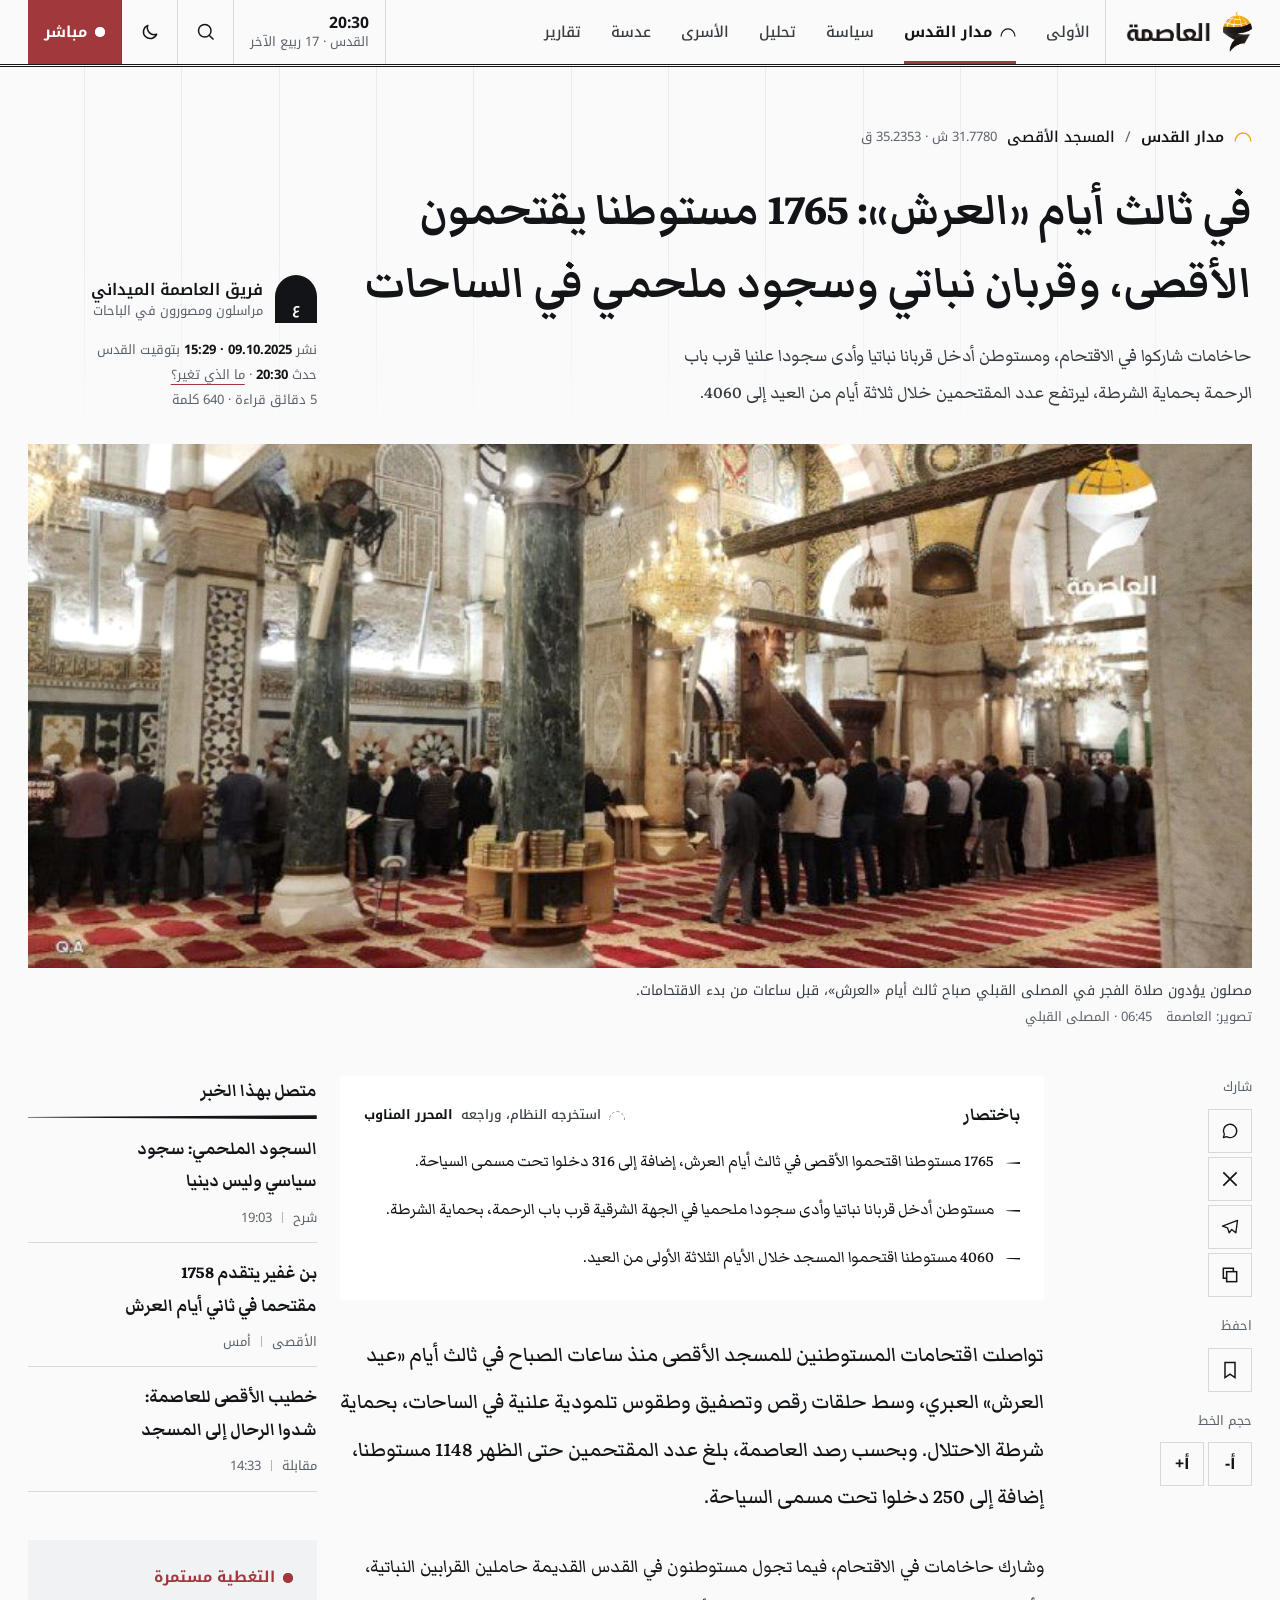
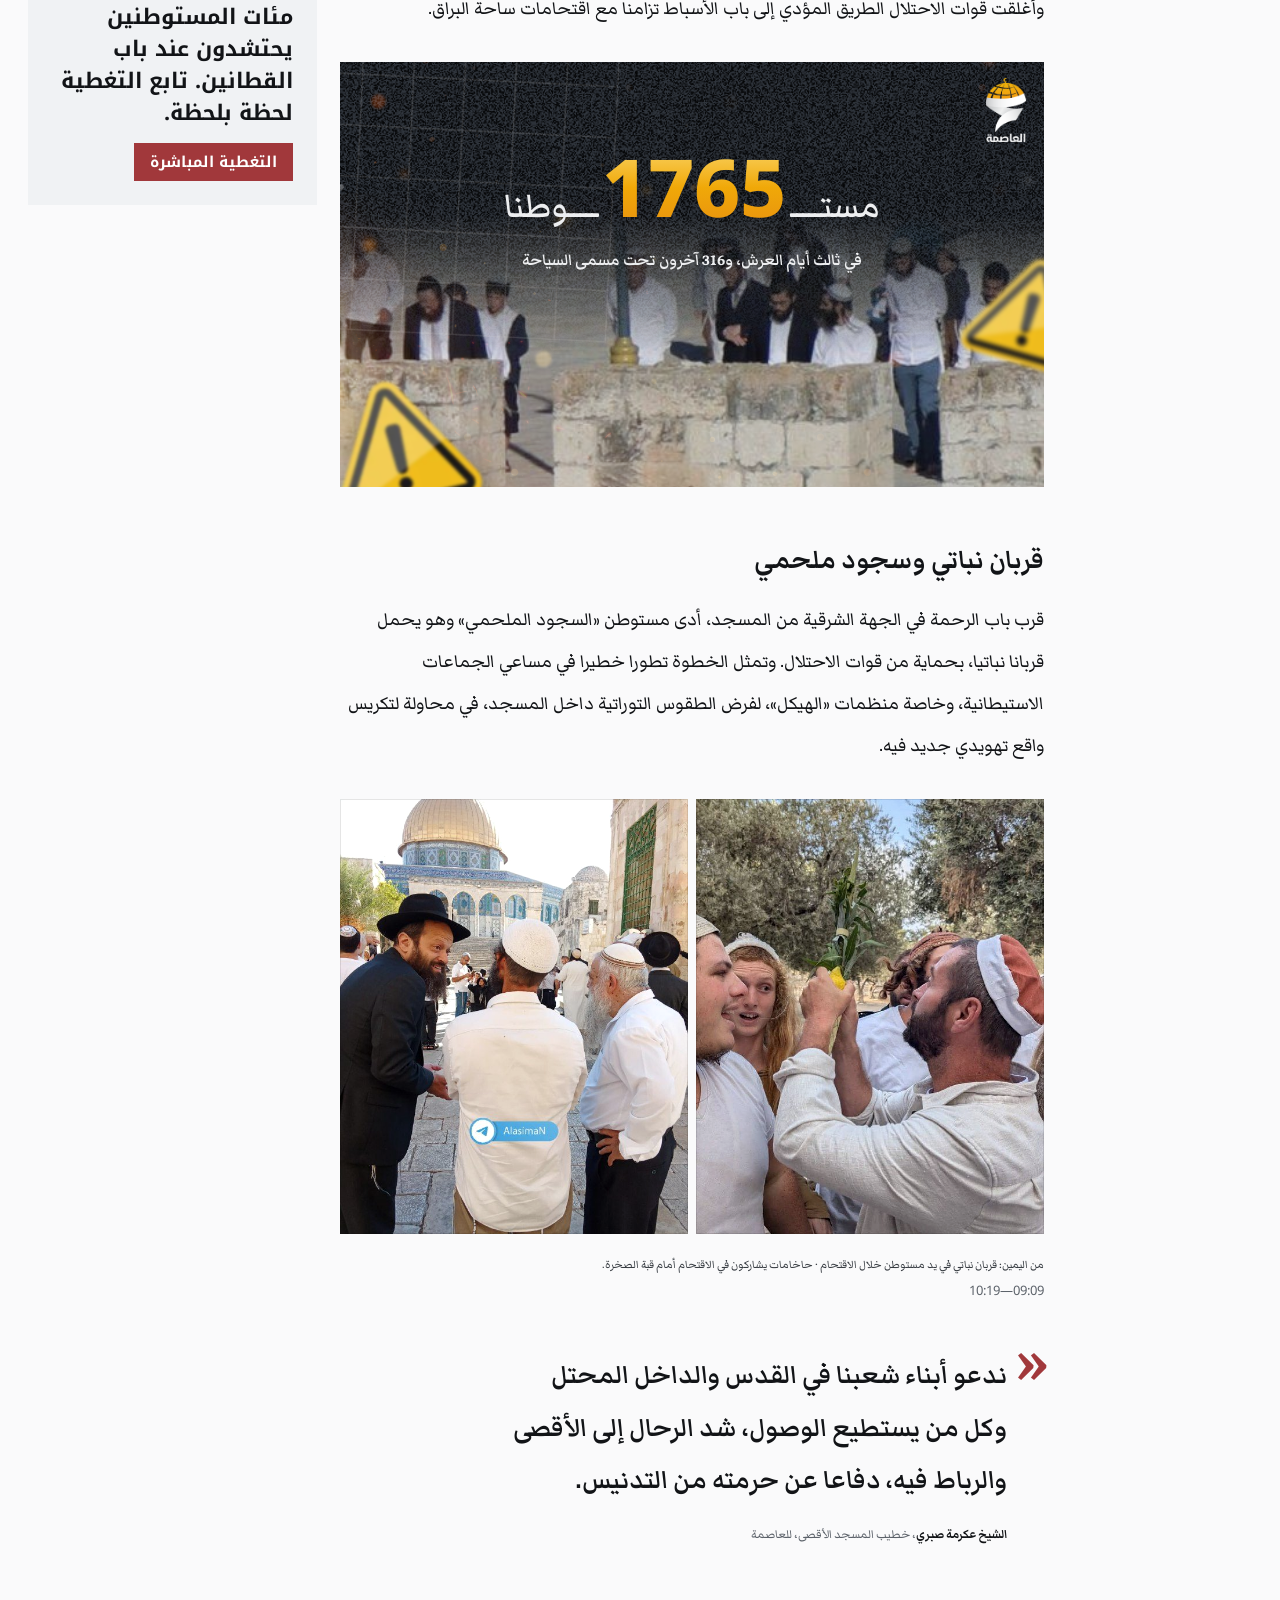
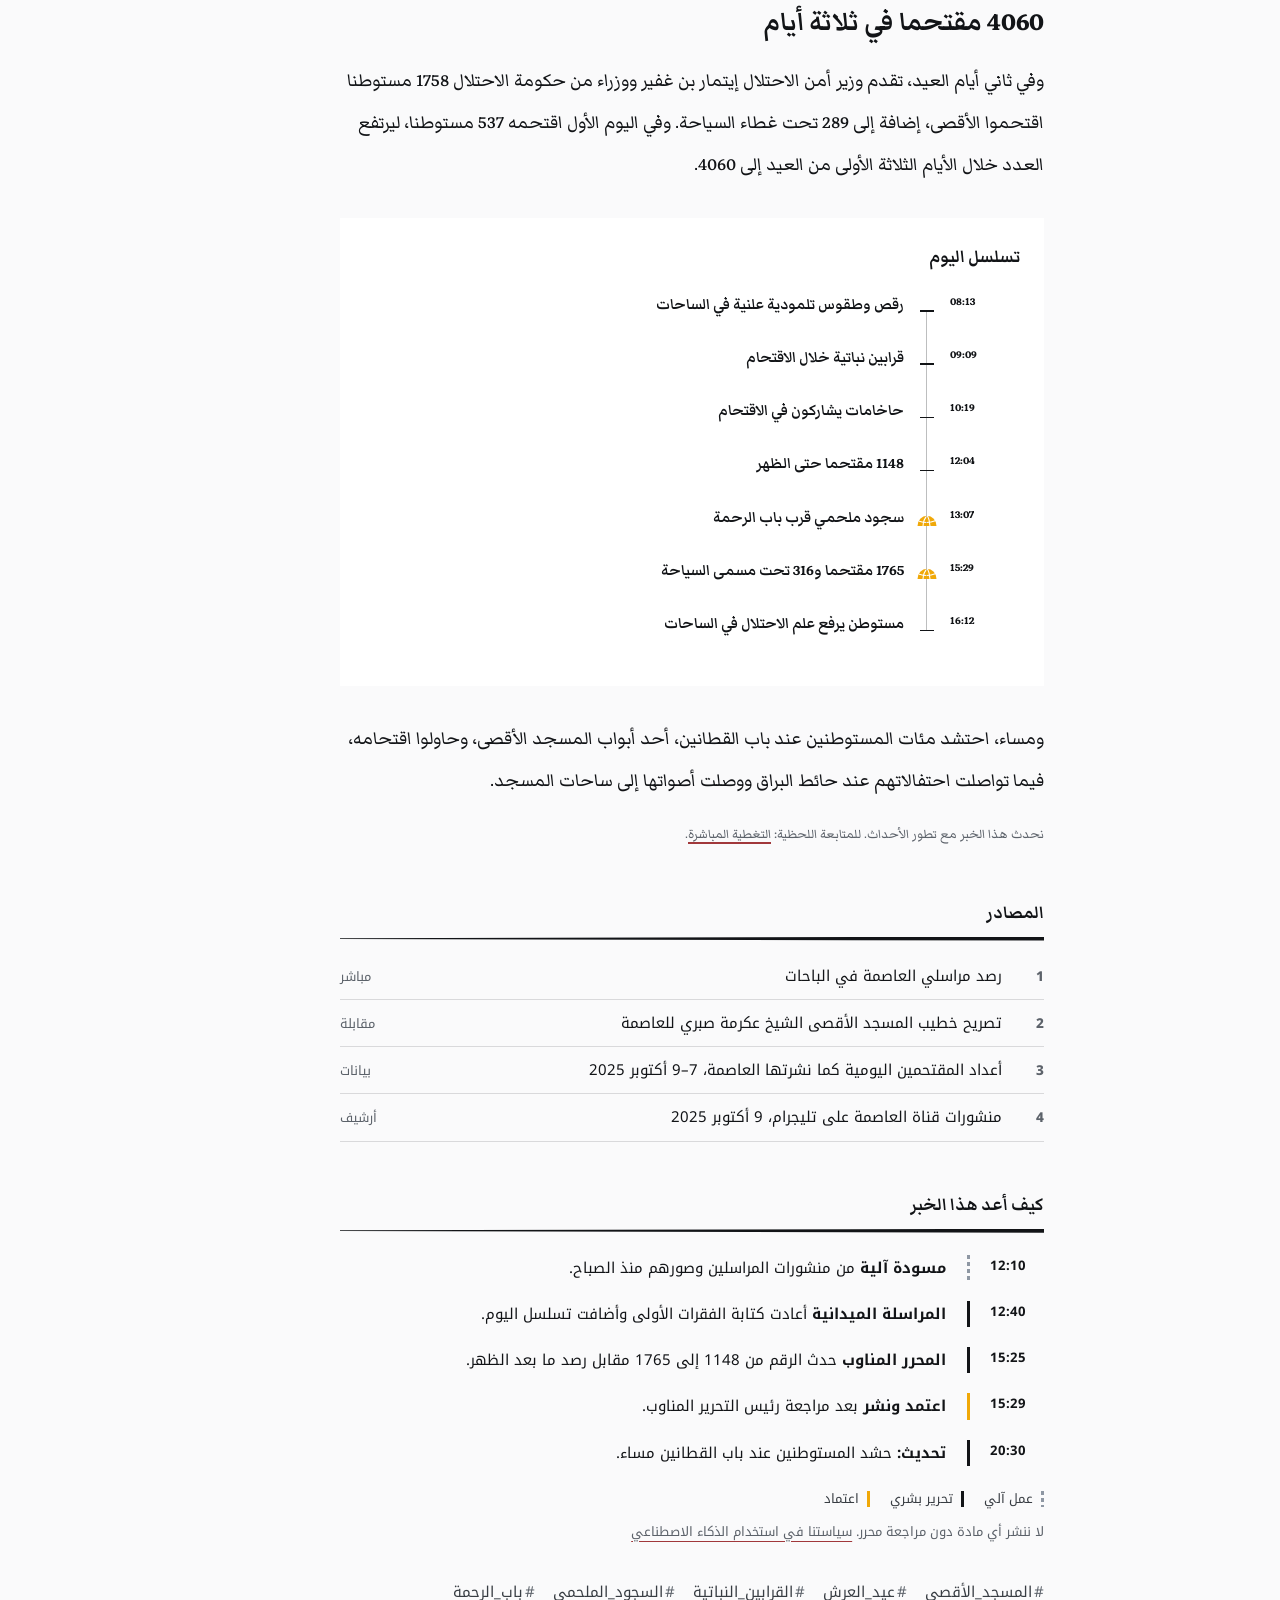
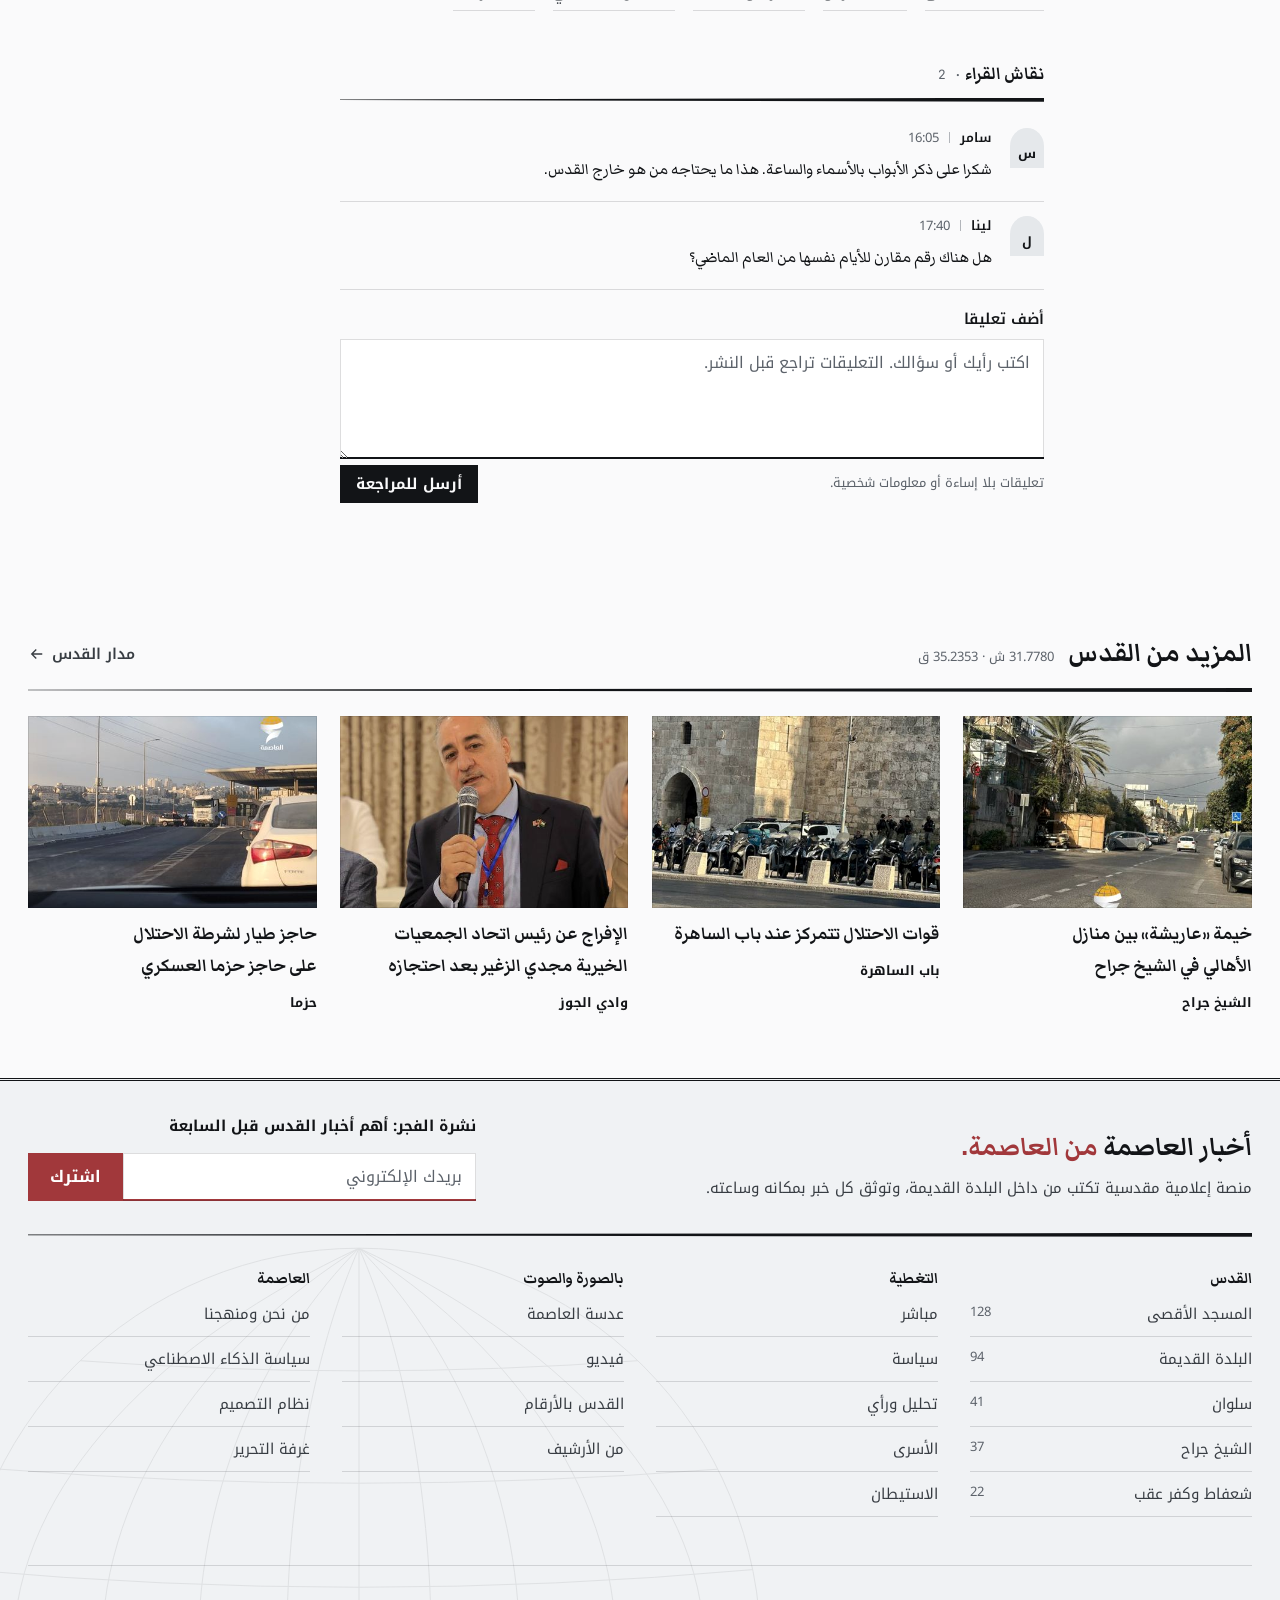
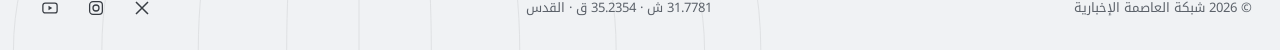
<file: article.html>
<!doctype html>
<html lang="ar" dir="rtl">
<head>
<meta charset="utf-8">
<meta name="viewport" content="width=device-width, initial-scale=1, viewport-fit=cover">
<meta name="robots" content="noindex, nofollow">
<title>1765 مستوطنا يقتحمون الأقصى في ثالث أيام العرش — العاصمة</title>
<meta name="description" content="حاخامات في الاقتحام، وقربان نباتي وسجود ملحمي قرب باب الرحمة، و4060 مقتحما في ثلاثة أيام.">
<link rel="preconnect" href="https://fonts.googleapis.com">
<link rel="preconnect" href="https://fonts.gstatic.com" crossorigin>
<link rel="stylesheet" href="https://fonts.googleapis.com/css2?family=Markazi+Text:wght@400;500;600;700&family=Noto+Kufi+Arabic:wght@400;500;600;700;800&family=JetBrains+Mono:wght@400;600&display=swap">
<link rel="preload" as="image" href="assets/img/d9-fajr.jpg" fetchpriority="high">
<link rel="stylesheet" href="assets/css/asima.css?v=48">
<style>
  .progress { position: fixed; top: calc(env(safe-area-inset-top, 0px) + var(--ribbon-h)); inset-inline: 0; height: 3px; z-index: 49; background: transparent; }
  .progress i { display: block; height: 100%; width: 100%; background: var(--accent); transform-origin: right; transform: scaleX(0); }

  .a-head { padding-block: var(--s-7) var(--s-6); }
  .a-head__grid { display: grid; grid-template-columns: repeat(12, minmax(0, 1fr)); gap: var(--col-gap); }
  .a-head__main { grid-column: 1 / span 9; display: grid; gap: var(--s-4); }
  .a-head nav a { min-height: 44px; display: inline-flex; align-items: center; }
  .times a { display: inline-block; padding-block: 12px; margin-block: -12px; }
  .a-head__side { grid-column: 10 / span 3; align-self: end; display: grid; gap: var(--s-4); }
  .a-head .hl-1 { font-size: clamp(2rem, 1.1rem + 2.9vw, 3.5rem); }
  .people { display: flex; flex-wrap: wrap; gap: var(--s-4) var(--s-6); }
  .times { display: grid; gap: 2px; font-size: var(--t-meta); color: var(--ink-3); }
  .times b { color: var(--ink); font-weight: 700; font-variant-numeric: tabular-nums; }

  .hero { margin-bottom: var(--s-7); }
  .hero .frame { max-height: 78vh; }

  .a-body { display: grid; grid-template-columns: repeat(12, minmax(0, 1fr)); gap: var(--col-gap); padding-bottom: var(--s-8); }
  .a-tools { grid-column: 1 / span 2; }
  .a-tools__in { position: sticky; top: calc(var(--ribbon-h) + 32px); display: grid; gap: 4px; justify-items: start; }
  .a-tools .icon-btn { width: 44px; height: 44px; box-shadow: inset 0 0 0 1px var(--rule); }
  .a-tools .lbl { font-size: var(--t-meta); color: var(--ink-3); margin-bottom: 6px; }
  .a-col { grid-column: 3 / span 7; min-width: 0; }
  .a-aside { grid-column: 10 / span 3; min-width: 0; display: grid; gap: var(--s-7); align-content: start; }

  .gist { background: var(--sheet); padding: var(--s-5); margin-bottom: var(--s-6); }
  .gist__head { display: flex; justify-content: space-between; align-items: center; gap: 12px; flex-wrap: wrap; margin-bottom: var(--s-3); }
  .gist__head h2 { font-size: var(--t-4); font-weight: 800; }
  .gist ul { display: grid; gap: 10px; }
  .gist li { font-family: var(--f-read); font-size: 1.24rem; line-height: 1.9; padding-inline-start: 26px; position: relative; }
  .gist li::before { content: ""; position: absolute; inset-inline-start: 0; top: .95em; width: 14px; height: 2px; background: var(--ink); clip-path: polygon(0 40%, 100% 0, 100% 100%, 0 60%); }

  .read h2 { font-family: var(--f-head); font-size: var(--t-2); font-weight: 700; margin-top: 1.6em; margin-bottom: .5em; line-height: 1.35; }
  /* no ::first-letter drop cap: it severs Arabic joins. The lede is set larger instead. */
  .read .drop { font-size: 1.12em; font-weight: 500; }
  .read a { box-shadow: inset 0 -2px 0 var(--accent); }
  .read a:hover { background: color-mix(in srgb, var(--accent) 22%, transparent); }
  .inline-fig { margin-block: var(--s-6); }
  .inline-madd { margin-block: var(--s-6); padding-block: var(--s-5); border-block: 1px solid var(--rule-strong); }
  .inline-madd .madd { font-size: clamp(1.4rem, 1rem + 1.8vw, 2.3rem); }
  .inline-ledger { margin-block: var(--s-6); padding: var(--s-5); background: var(--sheet); }
  .inline-ledger h3 { font-size: var(--t-4); font-weight: 800; margin-bottom: var(--s-4); }
  .duo { display: grid; grid-template-columns: 1fr 1fr; gap: 8px; margin-block: var(--s-6); }

  .sources { margin-top: var(--s-7); }
  .sources h3, .how h3, .comments h3 { font-size: var(--fs-h4); font-weight: 800; padding-bottom: 12px; margin-bottom: var(--s-3); position: relative; } .sources h3::after, .how h3::after, .comments h3::after { content: ""; position: absolute; inset-inline: 0; bottom: 0; height: 4px; background: var(--ink); clip-path: polygon(0 42%, 100% 0, 100% 100%, 0 58%); }
  .sources ol { counter-reset: s; display: grid; }
  .sources li { counter-increment: s; display: grid; grid-template-columns: 2rem minmax(0, 1fr) auto; gap: 10px; padding-block: 10px; border-bottom: 1px solid var(--rule); font-size: var(--t-sm); align-items: baseline; }
  .sources li::before { content: counter(s); font-weight: 800; color: var(--ink-3); font-size: .85rem; font-variant-numeric: tabular-nums; }
  .sources .kind { font-size: var(--t-meta); color: var(--ink-3); }

  .how { margin-top: var(--s-7); }
  .how__steps { display: grid; gap: 0; }
  .how__steps li { display: grid; grid-template-columns: 54px 20px minmax(0, 1fr); gap: 0 12px; padding-block: 10px; font-size: var(--t-sm); }
  .how__steps time { font-weight: 700; font-size: .82rem; text-align: end; font-variant-numeric: tabular-nums; }
  .how__steps i { width: 3px; justify-self: center; }
  .how__steps .s-ai i { background: repeating-linear-gradient(180deg, var(--silver) 0 4px, transparent 4px 7px); }
  .how__steps .s-human i { background: var(--ink); }
  .how__steps .s-ok i { background: var(--dome); }
  .how__steps b { font-weight: 700; }
  .how p.note { font-size: var(--t-meta); color: var(--ink-3); margin-top: 10px; }

  .comments { margin-top: var(--s-7); }
  .comment { display: grid; grid-template-columns: 40px minmax(0, 1fr); gap: 4px 12px; padding-block: 14px; border-bottom: 1px solid var(--rule); }
  .comment .mono-gram { grid-row: span 2; width: 34px; height: 40px; background: var(--sunk); color: var(--ink); font-size: .8rem; border-radius: 17px 17px 0 0 / 18px 18px 0 0; }
  .comment p { font-family: var(--f-read); font-size: 1.2rem; line-height: 1.8; }

  .related h3 { font-size: var(--fs-h4); font-weight: 800; padding-bottom: 12px; position: relative; } .related h3::after { content: ""; position: absolute; inset-inline: 0; bottom: 0; height: 4px; background: var(--ink); clip-path: polygon(0 42%, 100% 0, 100% 100%, 0 58%); }
  .related .story { padding-block: 14px; border-bottom: 1px solid var(--rule); }

  .more-from { padding-block: var(--s-8); }
  .more-from__grid { display: grid; grid-template-columns: repeat(4, minmax(0, 1fr)); gap: var(--col-gap); }

  @media (max-width: 1100px) {
    .a-head__main, .a-head__side { grid-column: 1 / -1; }
    .a-tools { display: none; }
    .a-col { grid-column: 1 / span 8; }
    .a-aside { grid-column: 9 / span 4; }
    .more-from__grid { grid-template-columns: repeat(2, minmax(0, 1fr)); }
  }
  @media (max-width: 800px) {
    .a-col, .a-aside { grid-column: 1 / -1; }
    .hero .frame { margin-inline: calc(var(--gutter) * -1); max-width: none; }
    .hero .cap { padding-inline: 0; }
  }
  @media (max-width: 560px) {
    .more-from__grid, .duo { grid-template-columns: 1fr; }
    .a-head { padding-top: var(--s-5); }
  }
  .share-row { display: none; }
  @media (max-width: 1100px) { .share-row { display: flex; gap: 4px; flex-wrap: wrap; } .share-row .icon-btn { box-shadow: inset 0 0 0 1px var(--rule); width: 44px; height: 44px; } }
</style>
</head>
<body>
<a class="skip" href="#main">تخط إلى المقال</a>
<header data-ribbon data-current="jerusalem"></header>
<div class="progress" aria-hidden="true"><i></i></div>

<main id="main">
  <article>
    <header class="a-head meridians">
      <div class="wrap a-head__grid">
        <div class="a-head__main">
          <nav class="row" aria-label="مسار التصفح" style="gap:10px;font-size:var(--t-sm)">
            <a href="jerusalem.html" class="kicker kicker--place"><span class="kicker__sq"></span>مدار القدس</a>
            <span class="muted">/</span>
            <a href="jerusalem.html" class="kicker" style="font-weight:500">المسجد الأقصى</a>
            <span class="coord">31.7780 ش · 35.2353 ق</span>
          </nav>
          <h1 class="hl-1">في ثالث أيام «العرش»: 1765 مستوطنا يقتحمون الأقصى، وقربان نباتي وسجود ملحمي في الساحات</h1>
          <p class="dek">حاخامات شاركوا في الاقتحام، ومستوطن أدخل قربانا نباتيا وأدى سجودا علنيا قرب باب الرحمة بحماية الشرطة، ليرتفع عدد المقتحمين خلال ثلاثة أيام من العيد إلى 4060.</p>
          <div class="share-row" aria-label="مشاركة">
            <a class="icon-btn" href="#" aria-label="مشاركة على واتساب" data-icon="wa"></a>
            <a class="icon-btn" href="#" aria-label="مشاركة على إكس" data-icon="x"></a>
            <a class="icon-btn" href="#" aria-label="مشاركة على تيليغرام" data-icon="tg"></a>
            <button class="icon-btn" type="button" aria-label="نسخ الرابط" data-copy data-icon="copy"></button>
            <button class="icon-btn" type="button" aria-label="حفظ للقراءة لاحقا" data-icon="save"></button>
          </div>
        </div>
        <div class="a-head__side">
          <div class="people">
            <div class="byline"><span class="mono-gram">ع</span><div><div class="byline__name">فريق العاصمة الميداني</div><div class="byline__role">مراسلون ومصورون في الباحات</div></div></div>
          </div>
          <div class="times">
            <span>نشر <b>09.10.2025 · 15:29</b> بتوقيت القدس</span>
            <span>حدث <b>20:30</b> · <a href="#how" style="text-decoration:underline;text-decoration-color:var(--accent);text-underline-offset:5px">ما الذي تغير؟</a></span>
            <span>5 دقائق قراءة · 640 كلمة</span>
          </div>
        </div>
      </div>
    </header>

    <figure class="wrap hero">
      <div class="frame r-21x9 grain">
        <img src="assets/img/d9-fajr.jpg" srcset="assets/img/d9-fajr-480.jpg 480w, assets/img/d9-fajr.jpg 800w" sizes="100vw" width="800" height="373" alt="مصلون يؤدون صلاة الفجر داخل المصلى القبلي في المسجد الأقصى" style="object-position:50% 55%" fetchpriority="high">
      </div>
      <figcaption class="cap"><span class="cap__text">مصلون يؤدون صلاة الفجر في المصلى القبلي صباح ثالث أيام «العرش»، قبل ساعات من بدء الاقتحامات.</span><span class="cap__credit">العاصمة</span><span class="coord">06:45 · المصلى القبلي</span></figcaption>
    </figure>

    <div class="wrap a-body">
      <aside class="a-tools" aria-label="أدوات المقال">
        <div class="a-tools__in">
          <span class="lbl">شارك</span>
          <a class="icon-btn" href="#" aria-label="مشاركة على واتساب" data-icon="wa"></a>
          <a class="icon-btn" href="#" aria-label="مشاركة على إكس" data-icon="x"></a>
          <a class="icon-btn" href="#" aria-label="مشاركة على تيليغرام" data-icon="tg"></a>
          <button class="icon-btn" type="button" aria-label="نسخ الرابط" data-copy data-icon="copy"></button>
          <span class="lbl" style="margin-top:14px">احفظ</span>
          <button class="icon-btn" type="button" aria-label="حفظ للقراءة لاحقا" data-icon="save" data-save></button>
          <span class="lbl" style="margin-top:14px">حجم الخط</span>
          <div class="row" style="gap:4px"><button class="icon-btn" type="button" data-fs="-1" aria-label="تصغير الخط" style="box-shadow:inset 0 0 0 1px var(--rule);width:44px;height:44px;font-weight:700">أ-</button><button class="icon-btn" type="button" data-fs="1" aria-label="تكبير الخط" style="box-shadow:inset 0 0 0 1px var(--rule);width:44px;height:44px;font-weight:700">أ+</button></div>
        </div>
      </aside>

      <div class="a-col">
        <section class="gist" aria-labelledby="gist-h">
          <div class="gist__head">
            <h2 id="gist-h">باختصار</h2>
            <span class="ai-mark"><span class="ai-glyph" aria-hidden="true"></span>استخرجه النظام، وراجعه <strong style="color:var(--ink)">المحرر المناوب</strong></span>
          </div>
          <ul>
            <li>1765 مستوطنا اقتحموا الأقصى في ثالث أيام العرش، إضافة إلى 316 دخلوا تحت مسمى السياحة.</li>
            <li>مستوطن أدخل قربانا نباتيا وأدى سجودا ملحميا في الجهة الشرقية قرب باب الرحمة، بحماية الشرطة.</li>
            <li>4060 مستوطنا اقتحموا المسجد خلال الأيام الثلاثة الأولى من العيد.</li>
          </ul>
        </section>

        <div class="read" id="body">
          <p class="drop">تواصلت اقتحامات المستوطنين للمسجد الأقصى منذ ساعات الصباح في ثالث أيام «عيد العرش» العبري، وسط حلقات رقص وتصفيق وطقوس تلمودية علنية في الساحات، بحماية شرطة الاحتلال. وبحسب رصد العاصمة، بلغ عدد المقتحمين حتى الظهر 1148 مستوطنا، إضافة إلى 250 دخلوا تحت مسمى السياحة.</p>
          <p>وشارك حاخامات في الاقتحام، فيما تجول مستوطنون في القدس القديمة حاملين القرابين النباتية، وأغلقت قوات الاحتلال الطريق المؤدي إلى باب الأسباط تزامنا مع اقتحامات ساحة البراق.</p>

          <figure class="count-card" aria-label="رقم: 1765 مستوطنا اقتحموا الأقصى في ثالث أيام العرش، و316 آخرون تحت مسمى السياحة">
            <img class="count-card__photo" src="assets/img/d9-incursion-3.jpg" width="533" height="800" alt="" loading="lazy">
            <span class="count-card__embers" aria-hidden="true"></span>
            <img class="count-card__alert" src="assets/img/alert.webp" width="186" height="166" alt="" loading="lazy">
            <img class="count-card__alert is-edge" src="assets/img/alert.webp" width="186" height="166" alt="" loading="lazy">
            <img class="count-card__logo" src="assets/img/logo-full.png" width="382" height="616" alt="">
            <p class="madd" aria-hidden="true">مستـــــ<span class="madd__fig">1765</span>ـــــوطنا<span class="madd__tail">في ثالث أيام العرش، و316 آخرون تحت مسمى السياحة</span></p>
          </figure>

          <h2>قربان نباتي وسجود ملحمي</h2>
          <p>قرب باب الرحمة في الجهة الشرقية من المسجد، أدى مستوطن «السجود الملحمي» وهو يحمل قربانا نباتيا، بحماية من قوات الاحتلال. وتمثل الخطوة تطورا خطيرا في مساعي الجماعات الاستيطانية، وخاصة منظمات «الهيكل»، لفرض الطقوس التوراتية داخل المسجد، في محاولة لتكريس واقع تهويدي جديد فيه.</p>

          <figure class="duo" aria-label="صورتان من الاقتحام">
            <div><div class="frame r-4x5"><img src="assets/img/d9-offering.jpg" loading="lazy" width="600" height="800" alt="مستوطن يحمل قربانا نباتيا بين أشجار الزيتون خلال اقتحام المسجد الأقصى" style="object-position:40% 40%"></div></div>
            <div><div class="frame r-4x5"><img src="assets/img/d9-rabbis.jpg" loading="lazy" width="600" height="800" alt="حاخامات يشاركون في اقتحام المسجد الأقصى أمام قبة الصخرة" style="object-position:40% 40%"></div></div>
            <figcaption class="cap" style="grid-column:1/-1"><span class="cap__text">من اليمين: قربان نباتي في يد مستوطن خلال الاقتحام · حاخامات يشاركون في الاقتحام أمام قبة الصخرة.</span><span class="coord">09:09—10:19</span></figcaption>
          </figure>

          <blockquote class="pull" data-reveal>
            <p>ندعو أبناء شعبنا في القدس والداخل المحتل وكل من يستطيع الوصول، شد الرحال إلى الأقصى والرباط فيه، دفاعا عن حرمته من التدنيس.</p>
            <footer><strong>الشيخ عكرمة صبري</strong>، خطيب المسجد الأقصى، للعاصمة</footer>
          </blockquote>

          <h2>4060 مقتحما في ثلاثة أيام</h2>
          <p>وفي ثاني أيام العيد، تقدم وزير أمن الاحتلال إيتمار بن غفير ووزراء من حكومة الاحتلال 1758 مستوطنا اقتحموا الأقصى، إضافة إلى 289 تحت غطاء السياحة. وفي اليوم الأول اقتحمه 537 مستوطنا، ليرتفع العدد خلال الأيام الثلاثة الأولى من العيد إلى 4060.</p>

          <aside class="inline-ledger" data-reveal aria-labelledby="day-h">
            <h3 id="day-h">تسلسل اليوم</h3>
            <ol class="ledger">
              <li class="ledger__item"><span class="ledger__time">08:13</span><span class="ledger__node"></span><div class="ledger__body"><h4>رقص وطقوس تلمودية علنية في الساحات</h4></div></li>
              <li class="ledger__item"><span class="ledger__time">09:09</span><span class="ledger__node"></span><div class="ledger__body"><h4>قرابين نباتية خلال الاقتحام</h4></div></li>
              <li class="ledger__item"><span class="ledger__time">10:19</span><span class="ledger__node"></span><div class="ledger__body"><h4>حاخامات يشاركون في الاقتحام</h4></div></li>
              <li class="ledger__item"><span class="ledger__time">12:04</span><span class="ledger__node"></span><div class="ledger__body"><h4>1148 مقتحما حتى الظهر</h4></div></li>
              <li class="ledger__item is-key"><span class="ledger__time">13:07</span><span class="ledger__node"></span><div class="ledger__body"><h4>سجود ملحمي قرب باب الرحمة</h4></div></li>
              <li class="ledger__item is-key"><span class="ledger__time">15:29</span><span class="ledger__node"></span><div class="ledger__body"><h4>1765 مقتحما و316 تحت مسمى السياحة</h4></div></li>
              <li class="ledger__item"><span class="ledger__time">16:12</span><span class="ledger__node"></span><div class="ledger__body"><h4>مستوطن يرفع علم الاحتلال في الساحات</h4></div></li>
            </ol>
          </aside>

          <p>ومساء، احتشد مئات المستوطنين عند باب القطانين، أحد أبواب المسجد الأقصى، وحاولوا اقتحامه، فيما تواصلت احتفالاتهم عند حائط البراق ووصلت أصواتها إلى ساحات المسجد.</p>
          <p class="muted" style="font-size:1rem">نحدث هذا الخبر مع تطور الأحداث. للمتابعة اللحظية: <a href="live.html">التغطية المباشرة</a>.</p>
        </div>

        <section class="sources" data-reveal aria-labelledby="src-h">
          <h3 id="src-h">المصادر</h3>
          <ol>
            <li><span>رصد مراسلي العاصمة في الباحات</span><span class="kind">مباشر</span></li>
            <li><span>تصريح خطيب المسجد الأقصى الشيخ عكرمة صبري للعاصمة</span><span class="kind">مقابلة</span></li>
            <li><span>أعداد المقتحمين اليومية كما نشرتها العاصمة، 7–9 أكتوبر 2025</span><span class="kind">بيانات</span></li>
            <li><span>منشورات قناة العاصمة على تليجرام، 9 أكتوبر 2025</span><span class="kind">أرشيف</span></li>
          </ol>
        </section>

        <section class="how" id="how" data-reveal aria-labelledby="how-h">
          <h3 id="how-h">كيف أعد هذا الخبر</h3>
          <ol class="how__steps">
            <li class="s-ai"><time>12:10</time><i></i><span><b>مسودة آلية</b> من منشورات المراسلين وصورهم منذ الصباح.</span></li>
            <li class="s-human"><time>12:40</time><i></i><span><b>المراسلة الميدانية</b> أعادت كتابة الفقرات الأولى وأضافت تسلسل اليوم.</span></li>
            <li class="s-human"><time>15:25</time><i></i><span><b>المحرر المناوب</b> حدث الرقم من 1148 إلى 1765 مقابل رصد ما بعد الظهر.</span></li>
            <li class="s-ok"><time>15:29</time><i></i><span><b>اعتمد ونشر</b> بعد مراجعة رئيس التحرير المناوب.</span></li>
            <li class="s-human"><time>20:30</time><i></i><span><b>تحديث:</b> حشد المستوطنين عند باب القطانين مساء.</span></li>
          </ol>
          <div class="prov-key" style="margin-top:12px"><span><i class="k-ai"></i>عمل آلي</span><span><i class="k-human"></i>تحرير بشري</span><span><i class="k-verified"></i>اعتماد</span></div>
          <p class="note">لا ننشر أي مادة دون مراجعة محرر. <a href="index.html#ai" style="text-decoration:underline;text-decoration-color:var(--accent);text-underline-offset:5px">سياستنا في استخدام الذكاء الاصطناعي</a></p>
        </section>

        <div class="tags" style="margin-top:var(--s-6)" aria-label="الوسوم">
          <a class="tag" href="jerusalem.html">المسجد_الأقصى</a><a class="tag" href="jerusalem.html">عيد_العرش</a><a class="tag" href="jerusalem.html">القرابين_النباتية</a><a class="tag" href="jerusalem.html">السجود_الملحمي</a><a class="tag" href="jerusalem.html">باب_الرحمة</a>
        </div>

        <section class="comments" aria-labelledby="cm-h">
          <h3 id="cm-h">نقاش القراء <span class="mono muted" style="font-size: .8rem;font-weight:400">· 2</span></h3>
          <div class="comment"><span class="mono-gram">س</span><span class="meta"><strong>سامر</strong><time>16:05</time></span><p>شكرا على ذكر الأبواب بالأسماء والساعة. هذا ما يحتاجه من هو خارج القدس.</p></div>
          <div class="comment"><span class="mono-gram">ل</span><span class="meta"><strong>لينا</strong><time>17:40</time></span><p>هل هناك رقم مقارن للأيام نفسها من العام الماضي؟</p></div>
          <form class="field" style="margin-top:var(--s-4)" onsubmit="event.preventDefault();asima.toast('أرسل تعليقك للمراجعة','يظهر بعد موافقة المحرر، عادة خلال ساعة.');this.reset()">
            <label for="cm">أضف تعليقا</label>
            <textarea class="textarea" id="cm" required placeholder="اكتب رأيك أو سؤالك. التعليقات تراجع قبل النشر."></textarea>
            <div class="row between"><span class="hint">تعليقات بلا إساءة أو معلومات شخصية.</span><button class="btn btn--sm" type="submit">أرسل للمراجعة</button></div>
          </form>
        </section>
      </div>

      <aside class="a-aside" aria-label="تغطية متصلة">
        <div class="related">
          <h3>متصل بهذا الخبر</h3>
          <article class="story"><a class="hl" href="article.html"><h4 class="hl-4"><span class="hl-u">السجود الملحمي: سجود سياسي وليس دينيا</span></h4></a><div class="meta"><span>شرح</span><time>19:03</time></div></article>
          <article class="story"><a class="hl" href="article.html"><h4 class="hl-4"><span class="hl-u">بن غفير يتقدم 1758 مقتحما في ثاني أيام العرش</span></h4></a><div class="meta"><span>الأقصى</span><time>أمس</time></div></article>
          <article class="story"><a class="hl" href="article.html"><h4 class="hl-4"><span class="hl-u">خطيب الأقصى للعاصمة: شدوا الرحال إلى المسجد</span></h4></a><div class="meta"><span>مقابلة</span><time>14:33</time></div></article>
        </div>
        <div class="night" style="padding:var(--s-5)">
          <p class="live-tag" style="margin-bottom:10px"><span class="pulse" aria-hidden="true"></span>التغطية مستمرة</p>
          <p style="font-weight:700;font-size:var(--t-4);line-height:1.5">مئات المستوطنين يحتشدون عند باب القطانين. تابع التغطية لحظة بلحظة.</p>
          <a class="btn btn--gold btn--sm" href="live.html" style="margin-top:14px">التغطية المباشرة</a>
        </div>
      </aside>
    </div>
  </article>

  <section class="more-from" aria-labelledby="mf-h">
    <div class="wrap">
      <header class="sec-head"><div class="sec-head__t"><h2 id="mf-h">المزيد من القدس</h2><span class="coord">31.7780 ش · 35.2353 ق</span></div><a class="more" href="jerusalem.html">مدار القدس<svg class="i-dir" viewBox="0 0 24 24" aria-hidden="true"><path d="M19 12H5m6-6-6 6 6 6" fill="none" stroke="currentColor" stroke-width="1.8"/></svg></a></header>
      <div class="more-from__grid">
        <article class="story"><a href="article.html" class="frame r-3x2" tabindex="-1" aria-hidden="true"><img src="assets/img/d9-jarrah-tent-480.jpg" loading="lazy" width="480" height="640" alt="" style="object-position:50% 60%"></a><h3 class="hl-4"><a href="article.html" class="hl">خيمة «عاريشة» بين منازل الأهالي في الشيخ جراح</a></h3><p class="placeline"><b>الشيخ جراح</b></p></article>
        <article class="story"><a href="article.html" class="frame r-3x2" tabindex="-1" aria-hidden="true"><img src="assets/img/d9-sahira-480.jpg" loading="lazy" width="480" height="640" alt="" style="object-position:50% 62%"></a><h3 class="hl-4"><a href="article.html" class="hl">قوات الاحتلال تتمركز عند باب الساهرة</a></h3><p class="placeline"><b>باب الساهرة</b></p></article>
        <article class="story"><a href="article.html" class="frame r-3x2" tabindex="-1" aria-hidden="true"><img src="assets/img/d9-zughayer-480.jpg" loading="lazy" width="480" height="720" alt="" style="object-position:50% 25%"></a><h3 class="hl-4"><a href="article.html" class="hl">الإفراج عن رئيس اتحاد الجمعيات الخيرية مجدي الزغير بعد احتجازه</a></h3><p class="placeline"><b>وادي الجوز</b></p></article>
        <article class="story"><a href="article.html" class="frame r-3x2" tabindex="-1" aria-hidden="true"><img src="assets/img/d9-hizma-480.jpg" loading="lazy" width="480" height="360" alt=""></a><h3 class="hl-4"><a href="article.html" class="hl">حاجز طيار لشرطة الاحتلال على حاجز حزما العسكري</a></h3><p class="placeline"><b>حزما</b></p></article>
      </div>
    </div>
  </section>
</main>

<footer data-coda></footer>
<script src="assets/js/asima.js?v=33" defer></script>
<script>
  addEventListener('DOMContentLoaded', () => {
    // reading progress — transform only, rAF-throttled
    const bar = document.querySelector('.progress i'), body = document.getElementById('body');
    let ticking = false;
    const update = () => {
      const r = body.getBoundingClientRect();
      const p = Math.min(1, Math.max(0, (innerHeight * .4 - r.top) / r.height));
      bar.style.transform = `scaleX(${p})`; ticking = false;
    };
    addEventListener('scroll', () => { if (!ticking) { ticking = true; requestAnimationFrame(update); } }, { passive: true });
    update();
    // font size
    let fs = 0;
    document.querySelectorAll('[data-fs]').forEach(b => b.addEventListener('click', () => {
      fs = Math.max(-1, Math.min(3, fs + +b.dataset.fs));
      body.style.fontSize = `calc(var(--t-read) + ${fs * 2}px)`;
    }));
    document.querySelectorAll('[data-save]').forEach(b => b.addEventListener('click', () => {
      const on = b.getAttribute('aria-pressed') !== 'true';
      b.setAttribute('aria-pressed', on); b.style.background = on ? 'var(--gold)' : '';
      asima.toast(on ? 'حفظ للقراءة لاحقا' : 'أزيل من المحفوظات');
    }));
  });
</script>
</body>
</html>
</file>
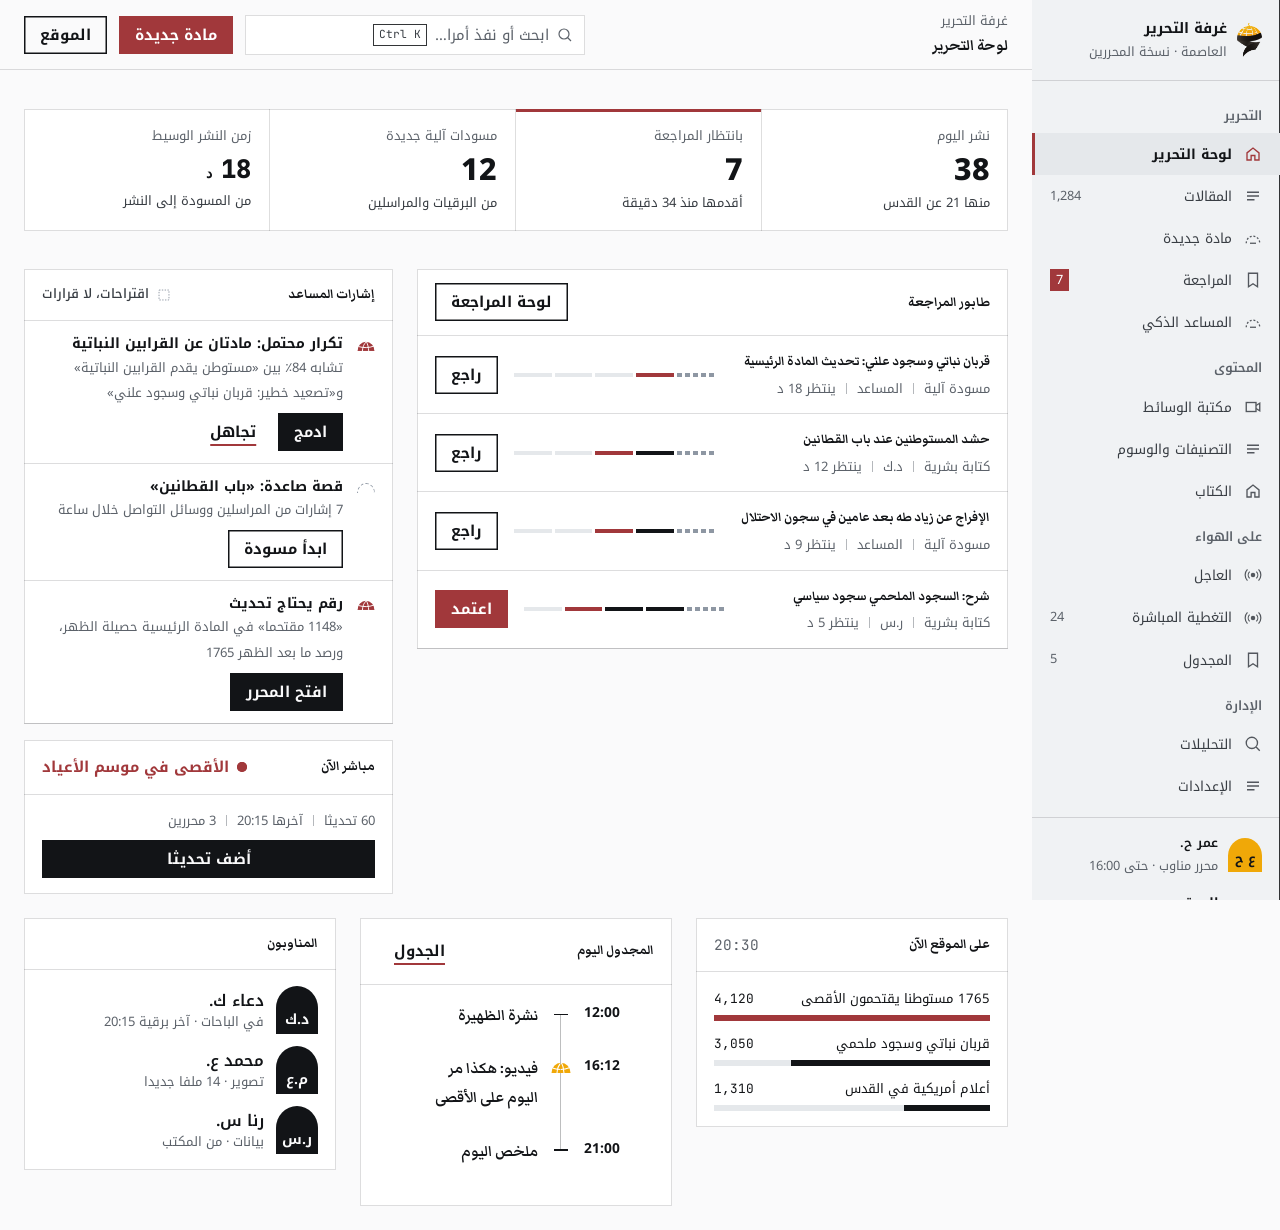
<file: cms.html>
<!doctype html>
<html lang="ar" dir="rtl">
<head>
<meta charset="utf-8">
<meta name="viewport" content="width=device-width, initial-scale=1, viewport-fit=cover">
<title>غرفة التحرير — العاصمة</title>
<meta name="robots" content="noindex">
<link rel="preconnect" href="https://fonts.googleapis.com">
<link rel="preconnect" href="https://fonts.gstatic.com" crossorigin>
<link rel="stylesheet" href="https://fonts.googleapis.com/css2?family=Markazi+Text:wght@400;500;600;700&family=Noto+Kufi+Arabic:wght@400;500;600;700;800&family=JetBrains+Mono:wght@400;600&display=swap">
<link rel="stylesheet" href="assets/css/asima.css?v=48">
<style>
  /* CMS = the same system, denser. Night rail (the ribbon turned vertical), limestone desk. */
  body { font-size: .9rem; }
  .cms { display: grid; grid-template-columns: 248px minmax(0, 1fr); min-height: 100vh; }
  .side-rail { background: var(--bg-2); color: var(--ink); box-shadow: inset -1px 0 0 var(--rule-strong); position: sticky; top: 0; height: 100vh; overflow-y: auto; display: flex; flex-direction: column; scrollbar-width: thin; }
  .side-rail__brand { display: flex; align-items: center; gap: 10px; padding: 16px 18px; border-bottom: 1px solid var(--rule); }
  .side-rail__brand img { height: 34px; width: auto; }
  .side-rail__brand span { font-size: .8rem; color: var(--ink-3); display: block; }
  .side-rail__brand b { font-weight: 700; font-size: .9rem; }
  .side-rail nav { padding: 10px 0; display: grid; }
  .side-rail h6 { font-size: .8rem; font-weight: 600; color: var(--ink-3); padding: 14px 18px 6px; margin: 0; }
  .side-rail button { display: flex; align-items: center; gap: 12px; width: 100%; padding: 9px 18px; background: none; border: 0; color: var(--ink-2); text-align: start; font-size: .86rem; position: relative; min-height: 40px; }
  .side-rail button:hover { color: var(--ink); background: var(--sunk); }
  .side-rail button[aria-current="page"] { color: var(--ink); background: var(--sunk); font-weight: 700; box-shadow: inset 3px 0 0 var(--accent); } .side-rail button[aria-current="page"] svg { color: var(--accent); opacity: 1; }
  .side-rail button .n { margin-inline-start: auto; font-size: .8rem; color: var(--ink-3); font-variant-numeric: tabular-nums; }
  .side-rail button .n.alert { background: var(--accent); color: var(--on-accent); padding: 0 6px; }
  .side-rail svg { width: 18px; height: 18px; flex: none; opacity: .85; }
  .side-rail__me { margin-top: auto; padding: 14px 18px; border-top: 1px solid var(--rule); display: flex; flex-wrap: wrap; gap: 4px 10px; align-items: center; font-size: .8rem; }
  .side-rail__me > div { flex: 1; min-width: 0; }
  .side-rail__site { flex-basis: 100%; padding-inline-start: 44px; display: inline-flex; align-items: center; min-height: 44px; font-weight: 700; color: var(--ink); text-decoration: underline; text-decoration-color: var(--accent); text-underline-offset: 5px; }
  .side-rail__me .mono-gram { background: var(--dome); color: var(--on-dome); width: 34px; height: 34px; font-size: .8125rem; }

  .desk { min-width: 0; display: flex; flex-direction: column; }
  .topbar { position: sticky; top: 0; z-index: 30; display: flex; align-items: center; gap: 12px; padding: 10px 24px; background: var(--bg); border-bottom: 1px solid var(--rule); min-height: 60px; }
  .topbar h1 { font-size: 1.15rem; font-weight: 800; }
  .topbar .crumb { font-size: var(--t-meta); color: var(--ink-3); }
  .topbar__search { margin-inline-start: auto; display: flex; align-items: center; gap: 8px; background: var(--sheet); box-shadow: inset 0 0 0 1px var(--rule); padding-inline: 12px; min-height: 40px; width: min(340px, 34vw); color: var(--ink-3); font-size: var(--t-sm); border: 0; }
  .topbar__search svg { width: 16px; height: 16px; }
  .topbar__search kbd { margin-inline-start: auto; }
  .menu-btn { display: none; }
  .view { padding: 24px; display: grid; gap: 24px; align-content: start; }
  .view[hidden] { display: none; }

  .panel { background: var(--sheet); box-shadow: inset 0 0 0 1px var(--rule); min-width: 0; }
  .panel__head { display: flex; align-items: center; justify-content: space-between; gap: 12px; padding: 14px 18px; border-bottom: 1px solid var(--rule); flex-wrap: wrap; }
  .panel__head h2, .panel__head h3 { font-size: 1rem; font-weight: 800; }
  .panel__body { padding: 16px 18px; }
  .panel--flush .panel__body { padding: 0; }

  .kpis { display: grid; grid-template-columns: repeat(4, minmax(0, 1fr)); gap: 0; background: var(--sheet); box-shadow: inset 0 0 0 1px var(--rule); }
  .kpi { padding: 16px 18px; display: grid; gap: 4px; }
  .kpi + .kpi { border-inline-start: 1px solid var(--rule); }
  .kpi dt { font-size: var(--t-meta); color: var(--ink-3); }
  .kpi dd { margin: 0; font-weight: 800; font-size: 1.9rem; line-height: 1.2; font-variant-numeric: tabular-nums; }
  .kpi small { font-size: var(--t-meta); color: var(--ink-2); }
  .kpi--gold { box-shadow: inset 0 3px 0 var(--accent); }

  .g-2 { display: grid; grid-template-columns: minmax(0, 1.6fr) minmax(0, 1fr); gap: 24px; align-items: start; }
  .g-3 { display: grid; grid-template-columns: repeat(3, minmax(0, 1fr)); gap: 24px; align-items: start; }

  .tbl-wrap { overflow-x: auto; }
  .tbl { width: 100%; border-collapse: collapse; font-size: .84rem; }
  .tbl th { text-align: start; font-weight: 600; font-size: .8rem; color: var(--ink-3); padding: 10px 14px; border-bottom: 1px solid var(--rule-strong); white-space: nowrap; }
  .tbl td { padding: 12px 14px; border-bottom: 1px solid var(--rule); vertical-align: middle; }
  .tbl tr:hover td { background: color-mix(in srgb, var(--sunk) 55%, transparent); }
  .tbl .t { font-weight: 600; line-height: 1.45; min-width: 260px; }
  .tbl .mono { font-size: .8rem; color: var(--ink-2); white-space: nowrap; }
  .mix { display: flex; width: 72px; height: 6px; }
  .mix i:first-child { background: repeating-linear-gradient(90deg, var(--silver) 0 3px, transparent 3px 5px); }
  .mix i:last-child { background: var(--ink); }

  .queue-item { display: grid; grid-template-columns: minmax(0, 1fr) 200px auto; gap: 16px; align-items: center; padding: 14px 18px; border-bottom: 1px solid var(--rule); }
  .queue-item h3 { font-size: .98rem; font-weight: 700; line-height: 1.55; }
  .queue-item .meta { margin-top: 4px; }

  .signal { display: grid; grid-template-columns: 20px minmax(0, 1fr); gap: 12px; padding: 12px 18px; border-bottom: 1px solid var(--rule); }
  .signal i { width: 18px; height: 10px; margin-top: .5em; border: 1.5px dashed var(--silver); border-bottom: 0; border-radius: 9px 9px 0 0 / 10px 10px 0 0; }
  .signal__icon { width: 20px; height: auto; margin-top: .25em; }
  #tplPick .opt { grid-template-columns: minmax(0, 1fr); gap: 0; padding: 0 0 8px; }
  .tpl-name { display: block; padding: 6px 8px 0; font-size: .8rem; font-weight: 700; color: var(--ink); }
  .signal.warn i { border: 0; background: var(--accent); -webkit-mask: var(--dome-mask) center / contain no-repeat; mask: var(--dome-mask) center / contain no-repeat; }
  .signal b { font-size: .88rem; display: block; line-height: 1.5; }
  .signal span { font-size: var(--t-meta); color: var(--ink-3); }
  .signal .row { margin-top: 8px; gap: 6px; }

  /* Editor */
  .editor { display: grid; grid-template-columns: minmax(0, 1fr) 380px; gap: 0; min-height: calc(100vh - 60px); }
  .editor__doc { padding: 28px clamp(16px, 4vw, 56px) 120px; padding-inline-start: 148px; min-width: 0; }
  @media (max-width: 1200px) { .editor__doc { padding-inline-start: clamp(16px, 4vw, 56px); } }
  .editor__aside { background: var(--sheet); border-inline-start: 1px solid var(--rule); min-width: 0; position: sticky; top: 60px; height: calc(100vh - 60px); overflow-y: auto; }
  .doc-status { display: grid; gap: 10px; margin-bottom: 22px; }
  .doc-title { font-family: var(--f-display); font-weight: 800; font-size: clamp(1.6rem, 1.1rem + 1.6vw, 2.4rem); line-height: 1.32; border: 0; background: none; width: 100%; resize: none; outline: none; color: var(--ink); padding: 0; field-sizing: content; min-height: 1.4em; }
  .doc-dek { font-family: var(--f-display); font-weight: 300; font-size: 1.15rem; line-height: 1.6; border: 0; background: none; width: 100%; resize: none; outline: none; color: var(--ink-2); padding: 0; margin-top: 10px; field-sizing: content; }
  .doc-title:focus, .doc-dek:focus { box-shadow: inset -3px 0 0 var(--accent); }
  .doc-body { margin-top: 24px; display: grid; gap: 4px; max-width: 72ch; }
  .para { position: relative; padding: 8px 0; padding-inline-start: 22px; font-family: var(--f-read); font-size: 1.28rem; line-height: 1.85; outline: none; }
  .para::before { content: ""; position: absolute; inset-inline-start: 0; top: 12px; bottom: 12px; width: 3px; }
  .para[data-p="ai"]::before { background: repeating-linear-gradient(180deg, var(--silver) 0 4px, transparent 4px 8px); }
  .para[data-p="human"]::before { background: var(--ink); }
  .para[data-p="verified"]::before { background: var(--dome); }
  .para:focus { background: color-mix(in srgb, var(--accent) 6%, transparent); }
  .para__tag { position: absolute; inset-inline-start: -116px; top: 12px; width: 100px; font-family: var(--f-display); font-size: .8rem; color: var(--ink-3); text-align: end; line-height: 1.4; }
  .para h2 { font-family: var(--f-display); font-size: 1.4rem; font-weight: 800; }
  del.sug { text-decoration: line-through; text-decoration-color: var(--alert); color: var(--ink-3); background: color-mix(in srgb, var(--alert) 8%, transparent); }
  ins.sug { text-decoration: none; background: color-mix(in srgb, var(--silver) 22%, transparent); box-shadow: inset 0 -2px 0 var(--silver); }
  .sug-bar { display: inline-flex; gap: 2px; vertical-align: middle; margin-inline-start: 6px; font-family: var(--f-display); }
  .sug-bar button { font-size: .8rem; border: 0; padding: 2px 8px; background: var(--ink); color: var(--bg); }
  .sug-bar button + button { background: var(--sunk); color: var(--ink); }
  .flag { box-shadow: inset 0 -2px 0 var(--accent); background: color-mix(in srgb, var(--accent) 14%, transparent); cursor: help; }

  .actionbar { position: sticky; bottom: 0; z-index: 20; display: flex; align-items: center; gap: 12px; flex-wrap: wrap; padding: 12px 24px; background: var(--sheet); color: var(--ink); box-shadow: 0 -1px 0 var(--rule-strong), 0 -10px 24px -18px rgba(18,20,23,.4); }
  .actionbar .pipeline { flex: 1; min-width: 260px; max-width: 520px; }

  .ai-block { border-bottom: 1px solid var(--rule); padding: 16px 18px; display: grid; gap: 10px; }
  .ai-block h3 { font-size: .86rem; font-weight: 800; display: flex; justify-content: space-between; gap: 8px; align-items: center; }
  .ai-block h3 small { font-weight: 400; font-size: .8rem; color: var(--ink-3); }
  .opt { display: grid; grid-template-columns: minmax(0, 1fr) auto; gap: 8px; align-items: start; padding: 10px 12px; box-shadow: inset 0 0 0 1px var(--rule); background: var(--bg); text-align: start; border: 0; width: 100%; color: var(--ink); }
  .opt:hover { box-shadow: inset 0 0 0 1px var(--ink); }
  .opt[aria-pressed="true"] { box-shadow: inset 0 0 0 2px var(--accent); }
  .opt b { font-weight: 600; font-size: .86rem; line-height: 1.5; }
  .opt .score { font-family: var(--f-mono); font-size: .8rem; color: var(--ink-3); }
  .chips { display: flex; flex-wrap: wrap; gap: 6px; }
  .chip { font-size: .8rem; padding: 4px 10px; box-shadow: inset 0 0 0 1px var(--rule-strong); background: none; border: 0; color: var(--ink); display: inline-flex; gap: 6px; align-items: center; }
  .chip.sug { box-shadow: inset 0 0 0 1px var(--silver); border-style: dashed; color: var(--ink-2); background: repeating-linear-gradient(90deg, transparent 0 6px, var(--silver-soft) 6px 7px); }
  .chip.on { background: var(--ink); color: var(--bg); box-shadow: none; }
  .ent { display: grid; grid-template-columns: 64px minmax(0, 1fr); gap: 6px 10px; font-size: .8rem; }
  .ent dt { color: var(--ink-3); }
  .ent dd { margin: 0; }
  .serp { padding: 12px; background: #fff; color: #202124; box-shadow: inset 0 0 0 1px var(--rule); font-family: Arial, sans-serif; direction: rtl; }
  .serp .u { font-size: .8rem; color: #4d5156; direction: ltr; text-align: right; }
  .serp .t { color: #1a0dab; font-size: 1rem; line-height: 1.4; margin-top: 2px; }
  .serp .d { font-size: .8rem; color: #4d5156; line-height: 1.5; margin-top: 2px; }
  .meter { height: 4px; background: var(--sunk); position: relative; }
  .meter i { position: absolute; inset-block: 0; inset-inline-start: 0; background: var(--ok); }

  /* Kanban */
  .board { display: grid; grid-template-columns: repeat(5, minmax(220px, 1fr)); gap: 12px; overflow-x: auto; padding-bottom: 8px; }
  .col { background: var(--sunk); min-width: 0; display: grid; align-content: start; gap: 8px; padding: 10px; }
  .col__head { display: flex; justify-content: space-between; align-items: center; padding: 4px 4px 8px; border-bottom: 3px solid var(--ink); }
  .col__head.ai { border-image: repeating-linear-gradient(90deg, var(--silver) 0 6px, transparent 6px 9px) 1; }
  .col__head.now { border-color: var(--accent); }
  .col__head b { font-size: .86rem; }
  .card { background: var(--sheet); padding: 12px; box-shadow: inset 0 0 0 1px var(--rule); display: grid; gap: 8px; }
  .card h5 { font-size: .86rem; font-weight: 700; line-height: 1.5; }
  .card .meta { font-size: .8rem; }
  .card__who { display: flex; justify-content: space-between; align-items: center; font-size: .8rem; color: var(--ink-3); }
  .card__who .mono-gram { width: 24px; height: 28px; font-size: .8rem; padding-bottom: 4px; border-radius: 12px 12px 0 0 / 13px 13px 0 0; }

  /* Media */
  .media-grid { display: grid; grid-template-columns: repeat(auto-fill, minmax(180px, 1fr)); gap: 12px; }
  .media-grid figure { display: grid; gap: 6px; }
  .media-grid button { border: 0; padding: 0; background: none; text-align: start; color: inherit; }
  .media-grid button[aria-pressed="true"] .frame { outline: 3px solid var(--accent); outline-offset: 2px; }
  .crops { display: grid; grid-template-columns: repeat(4, minmax(0, 1fr)); gap: 8px; }
  .crops .frame { background: var(--sunk); }
  .crops span { font-size: .8rem; color: var(--ink-3); }
  .focal { position: absolute; z-index: 2; width: 22px; height: 22px; border: 2px solid var(--accent); border-radius: 50%; transform: translate(50%, -50%); box-shadow: 0 0 0 2px rgba(0,0,0,.4); }

  /* Breaking composer */
  .levels { display: grid; grid-template-columns: repeat(3, minmax(0, 1fr)); gap: 8px; }
  .levels label { display: grid; gap: 4px; padding: 12px; box-shadow: inset 0 0 0 1px var(--rule); cursor: pointer; background: var(--bg); }
  .levels input { position: absolute; opacity: 0; }
  .levels label:has(input:checked) { box-shadow: inset 0 0 0 2px var(--accent); }
  .levels label:has(input:focus-visible) { outline: 2px solid var(--accent); outline-offset: 2px; }
  .levels b { font-size: .9rem; }
  .levels span { font-size: .8rem; color: var(--ink-3); }
  .counter { font-family: var(--f-mono); font-size: .8rem; color: var(--ink-3); }
  .counter.over { color: var(--alert); font-weight: 700; }

  /* Schedule */
  .day { position: relative; display: grid; grid-template-columns: 56px minmax(0, 1fr); }
  .day__h { font-family: var(--f-mono); font-size: .8rem; color: var(--ink-3); height: 52px; border-top: 1px solid var(--rule); padding-top: 4px; direction: ltr; text-align: end; padding-inline-end: 10px; }
  .day__lane { position: relative; border-inline-start: 1px solid var(--rule); }
  .day__lane .slot { height: 52px; border-top: 1px solid var(--rule); }
  .ev { position: absolute; inset-inline: 8px 8px; padding: 6px 10px; background: var(--sheet); box-shadow: inset 0 0 0 1px var(--rule); font-size: .8rem; line-height: 1.5; overflow: hidden; }
  .ev b { display: block; font-weight: 700; }
  .ev.gold { background: color-mix(in srgb, var(--accent) 16%, var(--sheet)); }
  .ev.ai { background: repeating-linear-gradient(135deg, var(--sheet) 0 7px, var(--silver-soft) 7px 9px); }
  .now-line { position: absolute; inset-inline: 0; height: 2px; background: var(--accent); z-index: 2; }
  .now-line::before { content: attr(data-t); position: absolute; inset-inline-start: -54px; top: -9px; font-family: var(--f-mono); font-size: .8rem; background: var(--accent); color: var(--on-accent); padding: 0 4px; }

  /* Analytics */
  .chart-h { width: 100%; height: auto; }
  .chart-h .area { fill: color-mix(in srgb, var(--accent) 22%, transparent); }
  .chart-h .line { fill: none; stroke: var(--accent-deep); stroke-width: 2; }
  .chart-h .grid { stroke: var(--rule); }
  .chart-h text { font: 500 11.5px var(--f-display); fill: var(--ink-3); }
  .chart-h .end { fill: var(--accent-deep); }
  .hbar { display: grid; grid-template-columns: minmax(0, 1fr) 54px; gap: 4px 12px; align-items: center; font-size: .82rem; }
  .hbar .b { grid-column: 1 / -1; height: 6px; background: var(--sunk); }
  .hbar .b i { display: block; height: 100%; background: var(--ink); }
  .hbar .b i.g { background: var(--accent); }
  .hbar .v { font-family: var(--f-mono); font-size: .8rem; text-align: end; }

  .perm { width: 100%; border-collapse: collapse; font-size: .84rem; }
  .perm th, .perm td { padding: 12px 14px; border-bottom: 1px solid var(--rule); text-align: start; }
  .perm th { font-size: .8rem; color: var(--ink-3); font-weight: 600; border-bottom-color: var(--rule-strong); }
  .perm td.c { text-align: center; }
  .perm .yes::before { content: ""; display: inline-block; width: 10px; height: 10px; background: var(--ink); }
  .perm .sug-only::before { content: ""; display: inline-block; width: 10px; height: 10px; background: repeating-linear-gradient(90deg, var(--silver) 0 3px, transparent 3px 5px); box-shadow: inset 0 0 0 1px var(--silver); }
  .perm .no::before { content: "—"; color: var(--ink-3); }

  .tree li { padding: 8px 0; border-bottom: 1px solid var(--rule); display: flex; justify-content: space-between; gap: 10px; align-items: center; font-size: .86rem; }
  .tree li.sub { padding-inline-start: 22px; }
  .tree li.sub::before { content: "└"; color: var(--ink-3); margin-inline-end: 8px; font-family: var(--f-mono); }
  .tree .mono { color: var(--ink-3); font-size: .8rem; margin-inline-start: auto; }

  .scrim { display: none; }
  @media (max-width: 1200px) {
    .editor { grid-template-columns: 1fr; }
    .editor__aside { position: static; height: auto; border-inline-start: 0; border-top: 1px solid var(--rule); }
    .para__tag { position: static; display: block; width: auto; text-align: start; margin-bottom: 2px; }
  }
  @media (max-width: 1000px) {
    .cms { grid-template-columns: 1fr; }
    .side-rail { position: fixed; inset-block: 0; inset-inline-start: 0; width: 280px; z-index: 70; transform: translateX(100%); transition: transform var(--d-3) var(--ease); }
    .side-rail:not(.is-open) { visibility: hidden; transition: transform var(--d-3) var(--ease), visibility 0s var(--d-3); }
    .side-rail.is-open { transform: none; }
    .scrim.is-open { display: block; position: fixed; inset: 0; z-index: 65; background: var(--scrim); }
    .menu-btn { display: inline-grid; }
    .g-2, .g-3 { grid-template-columns: 1fr; }
    .kpis { grid-template-columns: repeat(2, minmax(0, 1fr)); }
    .kpi:nth-child(3) { border-inline-start: 0; }
    .kpi:nth-child(n+3) { border-top: 1px solid var(--rule); }
    .queue-item { grid-template-columns: 1fr; }
    .topbar__search { width: auto; }
    .topbar__search span, .topbar__search kbd { display: none; }
  }
  @media (max-width: 560px) {
    .view { padding: 16px; }
    .topbar { padding-inline: 12px; gap: 8px; }
    .topbar > div { flex: 1; min-width: 0; }
    .topbar .crumb, .topbar .btn--line { display: none; }
    .topbar h1 { white-space: nowrap; overflow: hidden; text-overflow: ellipsis; }
    .topbar__search { min-width: 44px; min-height: 44px; justify-content: center; padding-inline: 0; }
    .levels, .crops { grid-template-columns: repeat(2, minmax(0, 1fr)); }
    .actionbar { padding-inline: 12px; }
    .actionbar .pipeline { order: -1; flex-basis: 100%; }
  }
</style>
</head>
<body>
<a class="skip" href="#desk">تخط إلى مساحة العمل</a>
<div class="cms">
  <aside class="side-rail" id="rail" aria-label="أقسام غرفة التحرير">
    <div class="side-rail__brand"><img class="logo-ink" src="assets/img/logo-mark-ink.png" width="25" height="34" alt=""><img class="logo-light" src="assets/img/logo-mark.png" width="25" height="34" alt=""><div><b>غرفة التحرير</b><span>العاصمة · نسخة المحررين</span></div></div>
    <nav id="nav"></nav>
    <div class="side-rail__me"><span class="mono-gram">ع ح</span><div><b style="font-weight:600">عمر ح.</b><div style="color:var(--ink-3);font-size:.8rem">محرر مناوب · حتى 16:00</div></div><a class="side-rail__site" href="home.html">الموقع</a></div>
  </aside>
  <div class="scrim" id="scrim"></div>

  <div class="desk" id="desk">
    <header class="topbar">
      <button class="icon-btn menu-btn" type="button" id="menuBtn" aria-label="فتح القائمة" aria-controls="rail" aria-expanded="false" data-icon="menu"></button>
      <div><div class="crumb" id="crumb">غرفة التحرير</div><h1 id="vt">لوحة التحرير</h1></div>
      <button class="topbar__search" type="button" onclick="asima.toast('بحث غرفة التحرير','ابحث في المقالات والوسائط والكتاب. (نموذج)')"><svg viewBox="0 0 24 24" aria-hidden="true"><path d="M10.5 18a7.5 7.5 0 1 1 0-15 7.5 7.5 0 0 1 0 15Zm5.3-2.2L21 21" fill="none" stroke="currentColor" stroke-width="1.8"/></svg><span>ابحث أو نفذ أمرا…</span><kbd>Ctrl K</kbd></button>
      <button class="btn btn--sm btn--gold" type="button" data-go="editor">مادة جديدة</button>
      <a class="btn btn--sm btn--line" href="home.html" style="clip-path:none">الموقع</a>
    </header>

    <!-- ===== Dashboard ===== -->
    <section class="view" id="v-dashboard" aria-label="لوحة التحرير">
      <dl class="kpis">
        <div class="kpi"><dt>نشر اليوم</dt><dd>38</dd><small>منها 21 عن القدس</small></div>
        <div class="kpi kpi--gold"><dt>بانتظار المراجعة</dt><dd>7</dd><small>أقدمها منذ 34 دقيقة</small></div>
        <div class="kpi"><dt>مسودات آلية جديدة</dt><dd>12</dd><small>من البرقيات والمراسلين</small></div>
        <div class="kpi"><dt>زمن النشر الوسيط</dt><dd class="mono" style="font-size:1.6rem">18<span style="font-size:.9rem"> د</span></dd><small>من المسودة إلى النشر</small></div>
      </dl>
      <div class="g-2">
        <div class="panel panel--flush">
          <div class="panel__head"><h2>طابور المراجعة</h2><div class="row" style="gap:6px"><button class="btn btn--sm btn--line" type="button" data-go="review">لوحة المراجعة</button></div></div>
          <div class="panel__body" id="queue"></div>
        </div>
        <div class="stack">
          <div class="panel panel--flush">
            <div class="panel__head"><h2>إشارات المساعد</h2><span class="ai-mark"><svg viewBox="0 0 24 24" aria-hidden="true"><rect x="3.5" y="3.5" width="17" height="17" fill="none" stroke="currentColor" stroke-width="1.6" stroke-dasharray="2.4 2.4"/></svg>اقتراحات، لا قرارات</span></div>
            <div class="panel__body">
              <div class="signal warn"><i></i><div><b>تكرار محتمل: مادتان عن القرابين النباتية</b><span>تشابه 84٪ بين «مستوطن يقدم القرابين النباتية» و«تصعيد خطير: قربان نباتي وسجود علني»</span><div class="row"><button class="btn btn--sm" type="button" onclick="asima.toast('دمجت المادتان','الأحدث صار تحديثا داخل الأصل.')">ادمج</button><button class="btn btn--sm btn--quiet" type="button">تجاهل</button></div></div></div>
              <div class="signal"><i></i><div><b>قصة صاعدة: «باب القطانين»</b><span>7 إشارات من المراسلين ووسائل التواصل خلال ساعة</span><div class="row"><button class="btn btn--sm btn--line" type="button" data-go="editor">ابدأ مسودة</button></div></div></div>
              <div class="signal warn"><i></i><div><b>رقم يحتاج تحديث</b><span>«1148 مقتحما» في المادة الرئيسية حصيلة الظهر، ورصد ما بعد الظهر 1765</span><div class="row"><button class="btn btn--sm" type="button" data-go="editor">افتح المحرر</button></div></div></div>
            </div>
          </div>
          <div class="panel">
            <div class="panel__head"><h2>مباشر الآن</h2><span class="live-tag"><span class="pulse"></span>الأقصى في موسم الأعياد</span></div>
            <div class="panel__body stack" style="gap:8px"><span class="meta"><span>60 تحديثا</span><span>آخرها 20:15</span><span>3 محررين</span></span><button class="btn btn--sm" type="button" data-go="live">أضف تحديثا</button></div>
          </div>
        </div>
      </div>
      <div class="g-3">
        <div class="panel"><div class="panel__head"><h3>على الموقع الآن</h3><span class="mono muted">20:30</span></div><div class="panel__body stack" style="gap:12px">
          <div class="hbar"><span>1765 مستوطنا يقتحمون الأقصى</span><span class="v">4,120</span><span class="b"><i class="g" style="width:100%"></i></span></div>
          <div class="hbar"><span>قربان نباتي وسجود ملحمي</span><span class="v">3,050</span><span class="b"><i style="width:72%"></i></span></div>
          <div class="hbar"><span>أعلام أمريكية في القدس</span><span class="v">1,310</span><span class="b"><i style="width:31%"></i></span></div>
        </div></div>
        <div class="panel"><div class="panel__head"><h3>المجدول اليوم</h3><button class="btn btn--sm btn--quiet" type="button" data-go="scheduled">الجدول</button></div><div class="panel__body"><ol class="ledger">
          <li class="ledger__item"><span class="ledger__time">12:00</span><span class="ledger__node"></span><div class="ledger__body"><h4>نشرة الظهيرة</h4></div></li>
          <li class="ledger__item is-key"><span class="ledger__time">16:12</span><span class="ledger__node"></span><div class="ledger__body"><h4>فيديو: هكذا مر اليوم على الأقصى</h4></div></li>
          <li class="ledger__item"><span class="ledger__time">21:00</span><span class="ledger__node"></span><div class="ledger__body"><h4>ملخص اليوم</h4></div></li>
        </ol></div></div>
        <div class="panel"><div class="panel__head"><h3>المناوبون</h3></div><div class="panel__body stack" style="gap:12px">
          <div class="byline"><span class="mono-gram">د.ك</span><div><div class="byline__name">دعاء ك.</div><div class="byline__role">في الباحات · آخر برقية 20:15</div></div></div>
          <div class="byline"><span class="mono-gram">م.ع</span><div><div class="byline__name">محمد ع.</div><div class="byline__role">تصوير · 14 ملفا جديدا</div></div></div>
          <div class="byline"><span class="mono-gram">ر.س</span><div><div class="byline__name">رنا س.</div><div class="byline__role">بيانات · من المكتب</div></div></div>
        </div></div>
      </div>
    </section>

    <!-- ===== Articles ===== -->
    <section class="view" id="v-articles" hidden aria-label="المقالات">
      <div class="row between">
        <div class="tabs" role="tablist" aria-label="حالة المقالات">
          <button role="tab" aria-selected="true">الكل <span class="count">1,284</span></button>
          <button role="tab" aria-selected="false" tabindex="-1">مسودات آلية <span class="count">12</span></button>
          <button role="tab" aria-selected="false" tabindex="-1">قيد المراجعة <span class="count">7</span></button>
          <button role="tab" aria-selected="false" tabindex="-1">مجدولة <span class="count">5</span></button>
          <button role="tab" aria-selected="false" tabindex="-1">منشورة <span class="count">1,260</span></button>
        </div>
        <div class="row" style="gap:8px">
          <label class="sr" for="fcat">التصنيف</label>
          <select class="select" id="fcat" style="min-height:38px;width:auto;padding-block:4px"><option>كل التصنيفات</option><option>القدس</option><option>سياسة</option><option>الأسرى</option></select>
        </div>
      </div>
      <div class="panel panel--flush"><div class="tbl-wrap"><table class="tbl" id="articles"><thead><tr><th>العنوان</th><th>الحالة</th><th>الإعداد <span class="sr">نسبة العمل الآلي إلى البشري</span></th><th>الكاتب</th><th>آخر تعديل</th><th>المراجع</th><th><span class="sr">إجراءات</span></th></tr></thead><tbody></tbody></table></div></div>
      <div class="row between"><span class="muted" style="font-size:var(--t-sm)">1–8 من 1,284</span><nav class="pager" aria-label="الصفحات"><a href="#" aria-current="page">1</a><a href="#">2</a><a href="#">3</a><span>…</span><a href="#">161</a></nav></div>
      <div class="prov-key"><span><i class="k-ai"></i>نسبة الصياغة الآلية</span><span><i class="k-human"></i>نسبة التحرير البشري</span></div>
    </section>

    <!-- ===== Editor ===== -->
    <section class="view" id="v-editor" hidden aria-label="محرر المادة" style="padding:0;gap:0">
      <div class="editor">
        <div class="editor__doc">
          <div class="doc-status">
            <div class="row" style="gap:16px"><span class="status status--edit">قيد التحرير</span><span class="meta"><span>أنشأها المساعد 12:10 من منشورات المراسلين</span><span>آخر حفظ <time data-saved>20:24</time></span></span></div>
            <div class="prov-key"><span><i class="k-ai"></i>صاغها المساعد</span><span><i class="k-human"></i>عدلها محرر</span><span><i class="k-verified"></i>تحقق منها محرر</span></div>
          </div>
          <label class="sr" for="dt">العنوان</label>
          <textarea class="doc-title" id="dt" rows="2">في ثالث أيام «العرش»: 1765 مستوطنا يقتحمون الأقصى، وقربان نباتي وسجود ملحمي في الساحات</textarea>
          <label class="sr" for="dd">الوصف</label>
          <textarea class="doc-dek" id="dd" rows="2">حاخامات في الاقتحام، ومستوطن أدخل قربانا نباتيا وأدى سجودا علنيا قرب باب الرحمة، و4060 مقتحما في ثلاثة أيام.</textarea>
          <div class="doc-body" id="docBody">
            <div class="para" data-p="verified" contenteditable="true"><span class="para__tag" contenteditable="false">تحقق: المحرر<br>12:40</span>تواصلت اقتحامات المستوطنين للمسجد الأقصى منذ ساعات الصباح في ثالث أيام «عيد العرش» العبري، وسط حلقات رقص وتصفيق وطقوس تلمودية علنية في الساحات.</div>
            <div class="para" data-p="human" contenteditable="true"><span class="para__tag" contenteditable="false">عدلتها: دعاء<br>12:34</span>وشارك حاخامات في الاقتحام، فيما تجول مستوطنون في القدس القديمة حاملين القرابين النباتية.</div>
            <div class="para" data-p="ai" contenteditable="true"><span class="para__tag" contenteditable="false">مسودة آلية<br>لم تراجع</span>وأدى مستوطن «السجود الملحمي» قرب باب الرحمة <del class="sug">بعد الظهر</del><ins class="sug">نحو الواحدة</ins><span class="sug-bar" contenteditable="false"><button type="button" data-acc>اقبل</button><button type="button" data-rej>ارفض</button></span> وهو يحمل قربانا نباتيا، وبلغ عدد المقتحمين <span class="flag" title="المساعد: حصيلة الظهر؛ رصد 15:29 يقول 1765">1148</span> مستوطنا.</div>
            <div class="para" data-p="ai" contenteditable="true"><span class="para__tag" contenteditable="false">مسودة آلية<br>لم تراجع</span>وقال خطيب المسجد الأقصى الشيخ عكرمة صبري للعاصمة: «ندعو أبناء شعبنا في القدس والداخل المحتل وكل من يستطيع الوصول، شد الرحال إلى الأقصى والرباط فيه».</div>
          </div>
        </div>

        <aside class="editor__aside" aria-label="المساعد التحريري">
          <div class="panel__head" style="background:var(--sheet)"><h2 class="row" style="gap:8px"><svg viewBox="0 0 24 24" width="18" height="18" aria-hidden="true" style="color:var(--silver)"><rect x="3.5" y="3.5" width="17" height="17" fill="none" stroke="currentColor" stroke-width="1.6" stroke-dasharray="2.4 2.4"/><path d="M8 12h8M12 8v8" stroke="currentColor" stroke-width="1.6"/></svg>المساعد التحريري</h2><span class="muted" style="font-size: .8rem">يقترح · المحرر يقرر</span></div>
          <div class="tabs" role="tablist" aria-label="أدوات المساعد" style="padding-inline:10px;background:var(--sheet)">
            <button role="tab" aria-selected="true" aria-controls="ai-write" id="t-write">الصياغة</button>
            <button role="tab" aria-selected="false" tabindex="-1" aria-controls="ai-meta" id="t-meta">الوسوم و SEO</button>
            <button role="tab" aria-selected="false" tabindex="-1" aria-controls="ai-check" id="t-check">التحقق والربط</button>
          </div>
          <div id="ai-write" role="tabpanel" aria-labelledby="t-write">
            <div class="ai-block">
              <h3>عناوين مقترحة <small>اختر أو اكتب عنوانك</small></h3>
              <div class="stack" style="gap:6px" id="hlOpts">
                <button class="opt" type="button" aria-pressed="false"><b>1765 مستوطنا يقتحمون الأقصى في ثالث أيام «العرش»، وقربان نباتي في الساحات</b><span class="score">68 ح</span></button>
                <button class="opt" type="button" aria-pressed="false"><b>قرابين وسجود ملحمي ورقص: ثالث أيام العرش في الأقصى</b><span class="score">52 ح</span></button>
                <button class="opt" type="button" aria-pressed="false"><b>4060 مقتحما في ثلاثة أيام: الأقصى في عيد العرش</b><span class="score">49 ح</span></button>
              </div>
              <button class="btn btn--sm btn--quiet" type="button" style="justify-self:start" id="moreHl">اقترح غيرها</button>
            </div>
            <div class="ai-block">
              <h3>الملخص «باختصار» <small>3 نقاط</small></h3>
              <ul class="stack" style="gap:6px;font-family:var(--f-read);font-size:.95rem;line-height:1.7">
                <li class="prov prov--ai">1765 مستوطنا اقتحموا الأقصى في ثالث أيام العرش، و316 تحت مسمى السياحة.</li>
                <li class="prov prov--ai">مستوطن أدخل قربانا نباتيا وأدى سجودا ملحميا قرب باب الرحمة.</li>
                <li class="prov prov--ai">4060 مستوطنا اقتحموا المسجد في الأيام الثلاثة الأولى من العيد.</li>
              </ul>
              <div class="row" style="gap:6px"><button class="btn btn--sm" type="button" onclick="this.closest('.ai-block').querySelectorAll('.prov').forEach(l=>{l.classList.remove('prov--ai');l.classList.add('prov--verified')});asima.toast('اعتمد الملخص','سجل باسمك في سلسلة الإعداد.')">اعتمد الملخص</button><button class="btn btn--sm btn--line" type="button">حرر</button></div>
            </div>
            <div class="ai-block">
              <h3>إعادة صياغة الفقرة المحددة</h3>
              <div class="chips"><button class="chip" type="button">أقصر</button><button class="chip" type="button">أوضح</button><button class="chip" type="button">نبرة خبرية محايدة</button><button class="chip" type="button">لنشرة تيليغرام</button></div>
            </div>
            <div class="ai-block">
              <h3>تسلسل زمني مستخرج <small>5 أحداث</small></h3>
              <ol class="ledger">
                <li class="ledger__item"><span class="ledger__time">08:13</span><span class="ledger__node"></span><div class="ledger__body"><h4 style="font-size:.84rem">رقص وطقوس علنية</h4></div></li>
                <li class="ledger__item"><span class="ledger__time">09:09</span><span class="ledger__node"></span><div class="ledger__body"><h4 style="font-size:.84rem">قرابين نباتية</h4></div></li>
                <li class="ledger__item"><span class="ledger__time">10:19</span><span class="ledger__node"></span><div class="ledger__body"><h4 style="font-size:.84rem">حاخامات في الاقتحام</h4></div></li>
                <li class="ledger__item is-key"><span class="ledger__time">13:07</span><span class="ledger__node"></span><div class="ledger__body"><h4 style="font-size:.84rem">سجود ملحمي قرب باب الرحمة</h4></div></li>
                <li class="ledger__item"><span class="ledger__time">15:29</span><span class="ledger__node"></span><div class="ledger__body"><h4 style="font-size:.84rem">1765 مقتحما</h4></div></li>
              </ol>
              <button class="btn btn--sm btn--line" type="button" style="justify-self:start" onclick="asima.toast('أدرج التسلسل في المادة','يظهر بعلامة «آلي» حتى تراجعه.')">أدرج في المادة</button>
            </div>
          </div>
          <div id="ai-meta" role="tabpanel" aria-labelledby="t-meta" hidden>
            <div class="ai-block">
              <h3>التصنيف</h3>
              <div class="chips"><button class="chip on" type="button">القدس › المسجد الأقصى</button><button class="chip sug" type="button">+ الأعياد اليهودية</button></div>
            </div>
            <div class="ai-block">
              <h3>الوسوم <small>المتقطعة = مقترحة</small></h3>
              <div class="chips" id="tagChips"><button class="chip on" type="button">المسجد_الأقصى</button><button class="chip on" type="button">عيد_العرش</button><button class="chip sug" type="button">القرابين_النباتية</button><button class="chip sug" type="button">السجود_الملحمي</button><button class="chip sug" type="button">باب_الرحمة</button></div>
            </div>
            <div class="ai-block">
              <h3>معاينة نتيجة البحث</h3>
              <div class="serp"><div class="u">alasima.news › jerusalem › aqsa</div><div class="t">1765 مستوطنا يقتحمون الأقصى في ثالث أيام العرش | العاصمة</div><div class="d">حاخامات في الاقتحام، وقربان نباتي وسجود ملحمي قرب باب الرحمة، و4060 مقتحما في ثلاثة أيام من العيد.</div></div>
              <div class="field"><label for="slug">الرابط المختصر</label><input class="input mono" id="slug" dir="ltr" value="aqsa-sukkot-day3-1765" style="min-height:38px;font-size:.8rem"></div>
              <div class="field"><span class="lbl">طول الوصف</span><div class="meter" aria-hidden="true"><i style="width:78%"></i></div><span class="hint">142 حرفا من 160 · مناسب</span></div>
            </div>
            <div class="ai-block">
              <h3>صورة مقترحة <small>من مكتبة اليوم</small></h3>
              <div class="crops" style="grid-template-columns:repeat(3,1fr)">
                <button class="opt" type="button" style="padding:0" aria-pressed="true"><span class="frame r-1x1" style="display:block"><img src="assets/img/d9-prostration-480.jpg" width="480" height="320" alt="سجود ملحمي قرب باب الرحمة" loading="lazy" style="object-position:50% 46%"></span></button>
                <button class="opt" type="button" style="padding:0" aria-pressed="false"><span class="frame r-1x1" style="display:block"><img src="assets/img/d9-rabbis-2-480.jpg" width="480" height="640" alt="مستوطنون أمام قبة الصخرة" loading="lazy" style="object-position:50% 30%"></span></button>
                <button class="opt" type="button" style="padding:0" aria-pressed="false"><span class="frame r-1x1" style="display:block"><img src="assets/img/d9-offering-480.jpg" width="480" height="640" alt="قربان نباتي في يد مستوطن" loading="lazy" style="object-position:40% 35%"></span></button>
              </div>
              <div class="field"><label for="alt">النص البديل (مقترح)</label><textarea class="textarea" id="alt" style="min-height:70px;font-size:.84rem">مستوطن يؤدي سجودا ملحميا على بلاط المسجد الأقصى قرب باب الرحمة وهو يحمل قربانا نباتيا، بحماية شرطة الاحتلال.</textarea></div>
            </div>
            <div class="ai-block">
              <h3>بطاقة للنشر الاجتماعي <small>من قوالب العاصمة</small></h3>
              <div class="crops" id="tplPick" style="grid-template-columns:repeat(2,1fr)">
                <button class="opt" type="button" style="padding:0" aria-pressed="true"><span class="frame r-4x5" style="display:block"><img src="assets/img/d9-count-1765-480.jpg" alt="بطاقة أعداد المقتحمين معبأة بالرقم 1765" loading="lazy" width="480" height="600"></span><span class="tpl-name">أعداد المقتحمين</span></button>
                <button class="opt" type="button" style="padding:0" aria-pressed="false"><span class="frame r-4x5" style="display:block"><img src="assets/img/tpl-captive.jpg" alt="قالب الأسير" loading="lazy" width="720" height="900"></span><span class="tpl-name">الأسير</span></button>
              </div>
              <p class="hint" style="font-size:.8rem;color:var(--ink-3)">عبأ المساعد قالب «أعداد المقتحمين» بالرقم 1765 والسطر من المادة، وهو ما نشر على القناة 15:29. قالب «الأسير» لا ينطبق على هذه المادة. لا ينشر شيء قبل اعتمادك.</p>
              <div class="row" style="gap:6px"><button class="btn btn--sm" type="button" data-tpl-ok>اعتمد البطاقة</button><button class="btn btn--sm btn--quiet" type="button">عدل النص</button></div>
            </div>
          </div>
          <div id="ai-check" role="tabpanel" aria-labelledby="t-check" hidden>
            <div class="ai-block">
              <h3>نقاط تحتاج تحقق <small>2</small></h3>
              <div class="signal warn" style="padding-inline:0"><img class="signal__icon" src="assets/img/alert.webp" width="186" height="166" alt=""><div><b>«1148 مقتحما»</b><span>حصيلة الظهر (12:04). رصد ما بعد الظهر 15:29 يقول 1765، إضافة إلى 316 تحت مسمى السياحة.</span><div class="row"><button class="btn btn--sm" type="button" data-fix>استبدل بـ 1765</button><button class="btn btn--sm btn--quiet" type="button">أبق واذكر التوقيت</button></div></div></div>
              <div class="signal" style="padding-inline:0"><i></i><div><b>«السجود الملحمي»</b><span>المصطلح في 3 مواد سابقة. اربطه بالشرح المنشور 19:03.</span></div></div>
            </div>
            <div class="ai-block">
              <h3>أشخاص وأماكن</h3>
              <dl class="ent"><dt>أماكن</dt><dd>باب المغاربة · باب الرحمة · باب الأسباط · الساحة الشرقية · حائط البراق</dd><dt>جهات</dt><dd>شرطة الاحتلال · منظمات «الهيكل»</dd><dt>أشخاص</dt><dd>الشيخ عكرمة صبري، خطيب المسجد الأقصى</dd></dl>
            </div>
            <div class="ai-block">
              <h3>مواد مرتبطة <small>للربط داخل المادة</small></h3>
              <label class="check"><input type="checkbox" checked> السجود الملحمي: سجود سياسي وليس دينيا</label>
              <label class="check"><input type="checkbox" checked> التغطية المباشرة: الأقصى في موسم الأعياد</label>
              <label class="check"><input type="checkbox"> بن غفير يتقدم 1758 مقتحما في ثاني أيام العرش</label>
            </div>
            <div class="ai-block">
              <h3>مواد مشابهة منشورة</h3>
              <div class="signal warn" style="padding-inline:0"><i></i><div><b>«تصعيد خطير: قربان نباتي وسجود علني» · منشورة 15:19</b><span>تشابه 82٪. يفضل دمجها كتحديث.</span></div></div>
            </div>
          </div>
        </aside>
      </div>
      <div class="actionbar">
        <ol class="pipeline" aria-label="مرحلة المادة">
          <li class="done ai">مسودة آلية</li><li class="done">مراجعة</li><li class="now">تحرير</li><li>اعتماد</li><li>نشر</li>
        </ol>
        <span style="font-size:var(--t-meta);color:#C3C7CC">فقرتان آليتان لم تراجعا</span>
        <button class="btn btn--sm btn--line" type="button" onclick="asima.toast('حفظت نسخة','يمكن العودة إليها من سجل التعديلات.')">احفظ</button>
        <button class="btn btn--sm btn--gold" type="button" id="toApprove">أرسل للاعتماد</button>
      </div>
    </section>

    <!-- ===== Review board ===== -->
    <section class="view" id="v-review" hidden aria-label="المراجعة التحريرية">
      <p class="muted" style="max-width:70ch">كل مادة تمر بخمس محطات. لا يملك المساعد زر «نشر»: المسودة الآلية تحتاج محررا يراجعها، ومحررا ثانيا يعتمدها للأخبار الحساسة.</p>
      <div class="board" id="board"></div>
    </section>

    <!-- ===== AI Assistant governance ===== -->
    <section class="view" id="v-assistant" hidden aria-label="المساعد الذكي">
      <div class="g-2">
        <div class="panel panel--flush">
          <div class="panel__head"><h2>ما الذي يسمح للمساعد بفعله</h2><span class="muted" style="font-size: .8rem">تعدل من رئيس التحرير فقط</span></div>
          <div class="tbl-wrap"><table class="perm"><thead><tr><th>المهمة</th><th class="c">يقترح</th><th class="c">يكتب مسودة</th><th class="c">ينشر</th></tr></thead><tbody>
            <tr><td>العناوين والملخص والنقاط</td><td class="c"><span class="yes"></span></td><td class="c"><span class="sug-only"></span></td><td class="c"><span class="no"></span></td></tr>
            <tr><td>صياغة خبر من برقيات المراسلين</td><td class="c"><span class="yes"></span></td><td class="c"><span class="sug-only"></span></td><td class="c"><span class="no"></span></td></tr>
            <tr><td>الوسوم والتصنيف و SEO</td><td class="c"><span class="yes"></span></td><td class="c"><span class="yes"></span></td><td class="c"><span class="no"></span></td></tr>
            <tr><td>النص البديل للصور</td><td class="c"><span class="yes"></span></td><td class="c"><span class="yes"></span></td><td class="c"><span class="no"></span></td></tr>
            <tr><td>العاجل</td><td class="c"><span class="yes"></span></td><td class="c"><span class="no"></span></td><td class="c"><span class="no"></span></td></tr>
            <tr><td>التحليل والرأي</td><td class="c"><span class="no"></span></td><td class="c"><span class="no"></span></td><td class="c"><span class="no"></span></td></tr>
          </tbody></table></div>
          <div class="panel__body prov-key"><span><i class="k-human" style="width:10px;height:10px"></i>مسموح</span><span><i class="k-ai" style="width:10px;height:10px"></i>مسموح ويعلم آليا حتى يراجعه محرر</span><span>— غير مسموح</span></div>
        </div>
        <div class="stack">
          <div class="panel"><div class="panel__head"><h3>مهام المساعد الجارية</h3></div><div class="panel__body stack" style="gap:12px">
            <div class="row between"><span>صياغة 3 برقيات من باب الأسباط</span><span class="status status--ai">يعمل</span></div>
            <div class="row between"><span>نص بديل لـ 14 صورة جديدة</span><span class="status status--review">بانتظارك</span></div>
            <div class="row between"><span>رصد التكرار في الأرشيف</span><span class="status status--live">مكتمل</span></div>
          </div></div>
          <div class="panel"><div class="panel__head"><h3>دقة الاقتراحات هذا الأسبوع</h3></div><div class="panel__body stack" style="gap:12px">
            <div class="hbar"><span>عناوين قبلت كما هي</span><span class="v">22٪</span><span class="b"><i style="width:22%"></i></span></div>
            <div class="hbar"><span>عناوين عدلت ثم قبلت</span><span class="v">51٪</span><span class="b"><i style="width:51%"></i></span></div>
            <div class="hbar"><span>وسوم مقبولة</span><span class="v">84٪</span><span class="b"><i class="g" style="width:84%"></i></span></div>
            <div class="hbar"><span>أرقام صححت بعد التحقق</span><span class="v">9</span><span class="b"><i style="width:9%"></i></span></div>
          </div></div>
        </div>
      </div>
    </section>

    <!-- ===== Media ===== -->
    <section class="view" id="v-media" hidden aria-label="مكتبة الوسائط">
      <div class="g-2">
        <div class="stack">
          <div class="row between"><div class="tabs" role="tablist" aria-label="نوع الوسائط"><button role="tab" aria-selected="true">صور <span class="count">16</span></button><button role="tab" aria-selected="false" tabindex="-1">فيديو</button><button role="tab" aria-selected="false" tabindex="-1">وثائق</button></div><button class="btn btn--sm" type="button" onclick="asima.toast('ارفع الملفات','اسحبها إلى هنا. نقرأ الوقت والإحداثيات من بيانات الصورة.')">ارفع</button></div>
          <div class="media-grid" id="mediaGrid"></div>
        </div>
        <div class="panel">
          <div class="panel__head"><h3>تفاصيل الصورة</h3><span class="status status--approved">حقوق: العاصمة</span></div>
          <div class="panel__body stack">
            <div class="frame r-3x2" style="position:relative"><img src="assets/img/d9-prostration.jpg" width="800" height="533" alt="" id="mPrev" style="object-position:50% 46%"><span class="focal" style="top:46%;right:50%" aria-hidden="true"></span></div>
            <span class="hint" style="font-size: .8rem;color:var(--ink-3)">نقطة التركيز تحدد القص في كل المقاسات</span>
            <div class="crops">
              <div><div class="frame r-4x5"><img src="assets/img/d9-prostration.jpg" width="800" height="533" alt="" style="object-position:50% 46%"></div><span>4:5 رئيسي</span></div>
              <div><div class="frame r-3x2"><img src="assets/img/d9-prostration.jpg" width="800" height="533" alt="" style="object-position:50% 46%"></div><span>3:2 قياسي</span></div>
              <div><div class="frame r-16x9"><img src="assets/img/d9-prostration.jpg" width="800" height="533" alt="" style="object-position:50% 46%"></div><span>16:9 فيديو</span></div>
              <div><div class="frame r-1x1"><img src="assets/img/d9-prostration.jpg" width="800" height="533" alt="" style="object-position:50% 46%"></div><span>1:1 مصغر</span></div>
            </div>
            <dl class="ent"><dt>المصور</dt><dd>فريق العاصمة</dd><dt>الوقت</dt><dd class="mono"><bdi>09.10.2025 13:07</bdi></dd><dt>المكان</dt><dd class="coord">قرب باب الرحمة</dd><dt>الحجم</dt><dd class="mono"><bdi>800×533</bdi> · نسخ AVIF/WebP آلية</dd></dl>
            <div class="field"><label for="malt">النص البديل</label><textarea class="textarea" id="malt" style="min-height:70px">مستوطن يؤدي سجودا ملحميا قرب باب الرحمة حاملا قربانا نباتيا.</textarea><span class="hint">اقترحه المساعد · لم يراجع بعد</span></div>
          </div>
        </div>
      </div>
    </section>

    <!-- ===== Taxonomy ===== -->
    <section class="view" id="v-taxonomy" hidden aria-label="التصنيفات والوسوم">
      <div class="g-2">
        <div class="panel"><div class="panel__head"><h3>شجرة التصنيفات</h3><button class="btn btn--sm btn--line" type="button">تصنيف جديد</button></div><div class="panel__body"><ul class="tree">
          <li><b>القدس</b><span class="mono">642</span></li>
          <li class="sub">المسجد الأقصى<span class="mono">218</span></li>
          <li class="sub">البلدة القديمة<span class="mono">131</span></li>
          <li class="sub">سلوان<span class="mono">74</span></li>
          <li class="sub">الشيخ جراح<span class="mono">52</span></li>
          <li><b>سياسة</b><span class="mono">301</span></li>
          <li><b>الأسرى</b><span class="mono">188</span></li>
          <li><b>الاستيطان</b><span class="mono">97</span></li>
          <li><b>عدسة</b><span class="mono">56</span></li>
        </ul></div></div>
        <div class="stack">
          <div class="panel panel--flush"><div class="panel__head"><h3>وسوم متشابهة</h3><span class="ai-mark">اكتشفها المساعد</span></div><div class="panel__body">
            <div class="signal warn"><i></i><div><b>#الأقصى · #المسجد_الأقصى · #الاقصى</b><span>3 وسوم لنفس الموضوع · 412 مادة</span><div class="row"><button class="btn btn--sm" type="button" onclick="asima.toast('دمجت الوسوم','المواد كلها صارت تحت #المسجد_الأقصى، والروابط القديمة تحول تلقائيا.')">ادمج في #المسجد_الأقصى</button></div></div></div>
            <div class="signal"><i></i><div><b>#باب_العامود · #باب_دمشق</b><span>اسمان للمكان نفسه · 61 مادة</span></div></div>
          </div></div>
          <div class="empty"><svg class="empty__glyph" viewBox="0 0 56 56" aria-hidden="true"><rect x="8" y="8" width="40" height="40" fill="none" stroke="currentColor" stroke-dasharray="3 4"/><path d="M20 28h16" stroke="var(--gold)" stroke-width="2"/></svg><h4>لا وسوم يتيمة</h4><p>كل الوسوم مرتبطة بمادة واحدة على الأقل. نراجع هذا أسبوعيا.</p></div>
        </div>
      </div>
    </section>

    <!-- ===== Authors ===== -->
    <section class="view" id="v-authors" hidden aria-label="الكتاب">
      <div class="panel panel--flush"><div class="tbl-wrap"><table class="tbl"><thead><tr><th>الاسم</th><th>الدور</th><th>الصلاحيات</th><th>مواد هذا الشهر</th><th>الحالة</th></tr></thead><tbody>
        <tr><td><div class="byline"><span class="mono-gram">ع ح</span><div class="byline__name">عمر ح.</div></div></td><td>محرر الشؤون المقدسية</td><td>تحرير · اعتماد · عاجل</td><td class="mono">64</td><td><span class="status status--live">مناوب</span></td></tr>
        <tr><td><div class="byline"><span class="mono-gram">د.ك</span><div class="byline__name">دعاء ك.</div></div></td><td>مراسلة · البلدة القديمة</td><td>كتابة · برقيات</td><td class="mono">48</td><td><span class="status status--live">في الميدان</span></td></tr>
        <tr><td><div class="byline"><span class="mono-gram">م.ع</span><div class="byline__name">محمد ع.</div></div></td><td>مصور</td><td>وسائط</td><td class="mono">212</td><td><span class="status status--live">في الميدان</span></td></tr>
        <tr><td><div class="byline"><span class="mono-gram">ر.س</span><div class="byline__name">رنا س.</div></div></td><td>صحفية بيانات</td><td>كتابة · رسوم بيانية</td><td class="mono">9</td><td><span class="status status--scheduled">من المكتب</span></td></tr>
        <tr><td><div class="byline"><span class="mono-gram">ن.ع</span><div class="byline__name">نبيل ع.</div></div></td><td>كاتب رأي</td><td>كتابة فقط</td><td class="mono">4</td><td><span class="status status--scheduled">خارجي</span></td></tr>
      </tbody></table></div></div>
    </section>

    <!-- ===== Breaking composer ===== -->
    <section class="view" id="v-breaking" hidden aria-label="العاجل">
      <div class="g-2">
        <form class="panel" id="brkForm" novalidate>
          <div class="panel__head"><h2>خبر عاجل جديد</h2><span class="muted" style="font-size: .8rem">العاجل لا يكتب آليا</span></div>
          <div class="panel__body stack">
            <fieldset style="border:0;padding:0;margin:0" class="stack"><legend class="lbl" style="font-weight:600;font-size:var(--t-sm);margin-bottom:8px">المستوى</legend>
              <div class="levels">
                <label><input type="radio" name="lvl" value="1" checked><b>عاجل</b><span>شريط ذهبي على كل الصفحات + إشعار. يحتاج محررين.</span></label>
                <label><input type="radio" name="lvl" value="2"><b>هام</b><span>شريط داكن على الصفحات ذات الصلة.</span></label>
                <label><input type="radio" name="lvl" value="3"><b>تحديث</b><span>داخل التغطية المباشرة فقط.</span></label>
              </div>
            </fieldset>
            <div class="field"><label for="brkText">نص الخبر</label><textarea class="textarea" id="brkText" maxlength="160" style="min-height:90px">مئات المستوطنين يحتشدون عند باب القطانين، أحد أبواب المسجد الأقصى، ويحاولون اقتحامه</textarea><div class="row between"><span class="hint">جملة واحدة. الفعل أولا. بلا صفات.</span><span class="counter" id="brkCount"></span></div></div>
            <div class="field"><label for="brkLink">يرتبط بـ</label><select class="select" id="brkLink"><option>التغطية المباشرة: الأقصى في موسم الأعياد</option><option>بلا رابط</option></select></div>
            <div class="row" style="gap:20px"><label class="check"><input type="checkbox" checked> الموقع</label><label class="check"><input type="checkbox" checked> إشعار التطبيق</label><label class="check"><input type="checkbox" checked> تيليغرام</label><label class="check"><input type="checkbox"> واتساب</label></div>
            <div class="field"><label for="brkTtl">يختفي الشريط بعد</label><select class="select" id="brkTtl"><option>30 دقيقة</option><option selected>ساعة</option><option>3 ساعات</option></select></div>
          </div>
          <div class="modal__foot" style="justify-content:space-between"><span class="hint" style="font-size: .8rem;color:var(--ink-3)">الاعتماد الثاني: رئيس التحرير المناوب</span><div class="row"><button class="btn btn--line btn--sm" type="button">احفظ مسودة</button><button class="btn btn--gold btn--sm" type="submit">اطلب الاعتماد</button></div></div>
        </form>
        <div class="stack">
          <span class="lbl" style="font-weight:600;font-size:var(--t-sm)">معاينة على الموقع</span>
          <div id="brkPrev"></div>
          <div class="panel"><div class="panel__head"><h3>العاجل النشط</h3></div><div class="panel__body stack" style="gap:10px">
            <div class="row between"><span><span class="prio prio--2">هام</span>احتفالات المستوطنين تتواصل عند حائط البراق</span><span class="mono muted">20:15 · ينتهي 21:15</span></div>
          </div></div>
          <div class="empty" style="padding:var(--s-5)"><h4>لا عاجل بانتظار الاعتماد</h4><p>عندما يطلب محرر اعتمادا يظهر هنا ويصلك إشعار.</p></div>
        </div>
      </div>
    </section>

    <!-- ===== Live console ===== -->
    <section class="view" id="v-live" hidden aria-label="التغطية المباشرة">
      <div class="g-2">
        <div class="stack">
          <form class="panel" id="liveForm">
            <div class="panel__head"><h2>تحديث جديد · الأقصى في موسم الأعياد</h2><span class="live-tag"><span class="pulse"></span>على الهواء</span></div>
            <div class="panel__body stack">
              <div class="field"><label for="lvText">النص</label><textarea class="textarea" id="lvText" placeholder="ماذا حدث؟ أين؟ متى؟" style="min-height:90px"></textarea></div>
              <div class="row" style="gap:16px"><label class="check"><input type="radio" name="lp" checked> تحديث</label><label class="check"><input type="radio" name="lp"> هام</label><label class="check"><input type="radio" name="lp"> تصحيح</label><label class="check"><input type="checkbox"> لحظة مفصلية</label></div>
              <div class="row between"><button class="btn btn--sm btn--quiet" type="button">أرفق صورة من اليوم</button><button class="btn btn--sm" type="submit">انشر التحديث</button></div>
            </div>
          </form>
          <div class="panel panel--flush"><div class="panel__head"><h3>آخر التحديثات</h3></div><div class="panel__body"><div class="stream" id="lvStream" style="padding-inline:18px">
            <article class="stream__item"><div class="stream__t">20:15</div><div><h4><span class="prio prio--3">تحديث</span>مئات المستوطنين يقتحمون حائط البراق</h4><span class="meta"><span>ع.ح</span><span>نشر</span></span></div></article>
            <article class="stream__item stream__item--p1"><div class="stream__t">19:03</div><div><h4><span class="prio prio--1">عاجل</span>حشد مستوطنين عند باب القطانين</h4><span class="meta"><span>ع.ح</span><span>نشر</span></span></div></article>
          </div></div></div>
        </div>
        <div class="panel panel--flush"><div class="panel__head"><h3>برقيات المراسلين</h3><span class="ai-mark">مرتبة آليا حسب الأهمية</span></div><div class="panel__body">
          <div class="signal"><i></i><div><b>د.ك 20:21 · «تعزيزات لقوات الاحتلال تصل بلدة قطنة»</b><span>فيديو مرفق · لم ينشر</span><div class="row"><button class="btn btn--sm" type="button" data-wire>حولها لتحديث</button></div></div></div>
          <div class="signal"><i></i><div><b>م.ع 20:12 · 4 صور من حائط البراق ليلا</b><span>المساعد اقترح نصا بديلا</span></div></div>
          <div class="signal"><i></i><div><b>مصدر محلي 20:22 · «مخلفات احتفالات المستوطنين عند باب القطانين»</b><span>مصدر واحد · يحتاج تأكيدا ثانيا</span></div></div>
        </div></div>
      </div>
    </section>

    <!-- ===== Scheduled ===== -->
    <section class="view" id="v-scheduled" hidden aria-label="النشر المجدول">
      <div class="g-2">
        <div class="panel"><div class="panel__head"><h2>الخميس 9 أكتوبر</h2><div class="row" style="gap:4px"><button class="btn btn--sm btn--line" type="button">السابق</button><button class="btn btn--sm btn--line" type="button">التالي</button></div></div><div class="panel__body"><div class="day" id="day"></div></div></div>
        <div class="panel"><div class="panel__head"><h3>قواعد الجدولة</h3></div><div class="panel__body stack" style="gap:10px;font-size:var(--t-sm)">
          <p>لا تنشر مادة مجدولة إذا كان هناك عاجل نشط عن الموضوع نفسه؛ تؤجل وتبلغ صاحبها.</p>
          <p>المواد الآلية لا تجدول قبل اعتمادها.</p>
          <p>نشرة الفجر ترسل 06:45 بتوقيت القدس.</p>
        </div></div>
      </div>
    </section>

    <!-- ===== Analytics ===== -->
    <section class="view" id="v-analytics" hidden aria-label="التحليلات">
      <dl class="kpis">
        <div class="kpi"><dt>قراء اليوم</dt><dd>48.2K</dd><small>+12٪ عن الخميس الماضي</small></div>
        <div class="kpi kpi--gold"><dt>حصة القدس من القراءة</dt><dd>61٪</dd><small>هدف الربع: 55٪</small></div>
        <div class="kpi"><dt>متوسط زمن القراءة</dt><dd class="mono" style="font-size:1.6rem">3:12</dd><small>للمقالات الطويلة 5:40</small></div>
        <div class="kpi"><dt>مشتركو نشرة الفجر</dt><dd>9,418</dd><small>معدل الفتح 47٪</small></div>
      </dl>
      <div class="g-2">
        <div class="panel"><div class="panel__head"><h3>القراء حسب الساعة · اليوم</h3><span class="mono muted">بتوقيت القدس</span></div><div class="panel__body"><svg class="chart-h" id="hourChart" viewBox="0 0 600 220" role="img" aria-label="القراءة حسب الساعة: ذروة عند العاشرة صباحا بنحو 6,200 قارئ"></svg></div></div>
        <div class="panel"><div class="panel__head"><h3>من أعد ما قرئ</h3></div><div class="panel__body stack" style="gap:12px">
          <div class="hbar"><span>تحرير بشري كامل</span><span class="v">58٪</span><span class="b"><i style="width:58%"></i></span></div>
          <div class="hbar"><span>مسودة آلية + تحرير</span><span class="v">39٪</span><span class="b"><i class="g" style="width:39%"></i></span></div>
          <div class="hbar"><span>آلي مع مراجعة خفيفة (وسوم، بديل)</span><span class="v">3٪</span><span class="b"><i style="width:3%"></i></span></div>
          <p class="hint" style="font-size: .8rem;color:var(--ink-3)">لا يوجد محتوى منشور بلا مراجعة بشرية.</p>
        </div></div>
      </div>
    </section>

    <!-- ===== Settings ===== -->
    <section class="view" id="v-settings" hidden aria-label="الإعدادات">
      <div class="g-2">
        <div class="panel"><div class="panel__head"><h2>سياسة الشفافية على الموقع</h2></div><div class="panel__body stack">
          <label class="row between"><span>إظهار «كيف أعد هذا الخبر» في كل مقال</span><input class="switch" type="checkbox" checked></label>
          <label class="row between"><span>وسم الملخصات الآلية للقارئ</span><input class="switch" type="checkbox" checked></label>
          <label class="row between"><span>إظهار أسماء المراجعين</span><input class="switch" type="checkbox" checked></label>
          <label class="row between"><span>السماح للمساعد بترتيب البرقيات</span><input class="switch" type="checkbox" checked></label>
          <label class="row between"><span>اعتماد ثان لكل مادة عن الأقصى</span><input class="switch" type="checkbox"></label>
        </div></div>
        <div class="stack">
          <div class="panel state-err"><div class="panel__body stack" style="gap:8px"><b>تعذر الاتصال بخدمة الإشعارات</b><span style="font-size:var(--t-sm)">آخر محاولة 10:10. العاجل سيظهر على الموقع، لكن إشعارات التطبيق متوقفة حتى يعود الاتصال.</span><div class="row"><button class="btn btn--sm" type="button" onclick="asima.toast('جاري إعادة المحاولة','سنخبرك عند عودة الخدمة.')">أعد المحاولة</button><button class="btn btn--sm btn--quiet" type="button">تفاصيل تقنية</button></div></div></div>
          <div class="panel"><div class="panel__head"><h3>حالات التحميل</h3></div><div class="panel__body stack" style="gap:8px"><div class="skel skel-hl" style="width:70%"></div><div class="skel skel-line w80"></div><div class="skel skel-line w60"></div><div class="skel" style="height:120px;margin-top:8px"></div></div></div>
        </div>
      </div>
    </section>
  </div>
</div>

<dialog class="modal" id="approveDlg" aria-labelledby="ad-h">
  <div class="modal__head"><h2 id="ad-h" style="font-size:1.05rem;font-weight:800">إرسال للاعتماد</h2><button class="icon-btn" type="button" data-close aria-label="إغلاق" data-icon="close"></button></div>
  <div class="modal__body stack">
    <p>في المادة <b>فقرتان آليتان لم يراجعهما أحد</b> ورقم واحد عليه علامة تحقق.</p>
    <ol class="pipeline"><li class="done ai">مسودة آلية</li><li class="done">مراجعة</li><li class="done">تحرير</li><li class="now">اعتماد</li><li>نشر</li></ol>
    <div class="field"><label for="appr">المعتمد</label><select class="select" id="appr"><option>رئيس التحرير المناوب — سامي</option><option>نائبة رئيس التحرير — هبة</option></select></div>
    <div class="field"><label for="note">ملاحظة</label><textarea class="textarea" id="note" style="min-height:70px" placeholder="ما الذي يجب أن ينتبه له المعتمد؟"></textarea></div>
  </div>
  <div class="modal__foot"><button class="btn btn--line btn--sm" type="button" data-close>ارجع للمادة</button><button class="btn btn--gold btn--sm" type="button" id="sendAppr">أرسل رغم ذلك</button></div>
</dialog>

<script src="assets/js/asima.js?v=33" defer></script>
<script>
addEventListener('DOMContentLoaded', () => {
  const $ = s => document.querySelector(s), $$ = s => [...document.querySelectorAll(s)];
  const views = [
    ['', 'التحرير'],
    ['dashboard', 'لوحة التحرير', 'home'], ['articles', 'المقالات', 'menu', '1,284'], ['editor', 'مادة جديدة', 'ai'], ['review', 'المراجعة', 'save', '7', true], ['assistant', 'المساعد الذكي', 'ai'],
    ['', 'المحتوى'],
    ['media', 'مكتبة الوسائط', 'video'], ['taxonomy', 'التصنيفات والوسوم', 'menu'], ['authors', 'الكتاب', 'home'],
    ['', 'على الهواء'],
    ['breaking', 'العاجل', 'live'], ['live', 'التغطية المباشرة', 'live', '24'], ['scheduled', 'المجدول', 'save', '5'],
    ['', 'الإدارة'],
    ['analytics', 'التحليلات', 'search'], ['settings', 'الإعدادات', 'menu'],
  ];
  $('#nav').innerHTML = views.map(([k, t, ic, n, alert]) => k ? `<button type="button" data-go="${k}">${asima.icon(ic)}${t}${n ? `<span class="n ${alert ? 'alert' : ''}">${n}</span>` : ''}</button>` : `<h6>${t}</h6>`).join('');
  const rail = $('#rail'), scrim = $('#scrim'), menuBtn = $('#menuBtn');
  const closeRail = () => { rail.classList.remove('is-open'); scrim.classList.remove('is-open'); menuBtn.setAttribute('aria-expanded', 'false'); };
  menuBtn.onclick = () => { rail.classList.add('is-open'); scrim.classList.add('is-open'); menuBtn.setAttribute('aria-expanded', 'true'); rail.querySelector('button').focus(); };
  scrim.onclick = closeRail;
  const go = k => {
    if (!document.getElementById('v-' + k)) k = 'dashboard';
    $$('.view').forEach(v => { v.hidden = v.id !== 'v-' + k; });
    $$('#nav [data-go]').forEach(b => b.toggleAttribute('aria-current', b.dataset.go === k) || b.dataset.go === k && b.setAttribute('aria-current', 'page'));
    $$('#nav [data-go]').forEach(b => { if (b.dataset.go === k) b.setAttribute('aria-current', 'page'); else b.removeAttribute('aria-current'); });
    const v = views.find(x => x[0] === k);
    $('#vt').textContent = v[1];
    $('#crumb').textContent = k === 'editor' ? 'المقالات › تحرير' : 'غرفة التحرير';
    document.title = `${v[1]} — غرفة التحرير`;
    if (location.hash !== '#' + k) history.replaceState(null, '', '#' + k);
    closeRail(); scrollTo(0, 0);
  };
  document.addEventListener('click', e => { const b = e.target.closest('[data-go]'); if (b) go(b.dataset.go); });
  go(location.hash.slice(1) || 'dashboard');
  addEventListener('hashchange', () => go(location.hash.slice(1)));

  // queue
  const q = [
    ['قربان نباتي وسجود علني: تحديث المادة الرئيسية', 'ai', 1, 'المساعد', '18 د'],
    ['حشد المستوطنين عند باب القطانين', 'human', 2, 'د.ك', '12 د'],
    ['الإفراج عن زياد طه بعد عامين في سجون الاحتلال', 'ai', 2, 'المساعد', '9 د'],
    ['شرح: السجود الملحمي سجود سياسي', 'human', 3, 'ر.س', '5 د'],
  ];
  const pipe = st => `<ol class="pipeline">${['مسودة', 'مراجعة', 'تحرير', 'اعتماد', 'نشر'].map((s, i) => `<li class="${i < st ? 'done' : i === st ? 'now' : ''} ${i === 0 ? 'ai' : ''}"><span class="sr">${s}</span></li>`).join('')}</ol>`;
  $('#queue').innerHTML = q.map(([t, p, st, who, age]) => `<div class="queue-item"><div><h3>${t}</h3><div class="meta"><span>${p === 'ai' ? 'مسودة آلية' : 'كتابة بشرية'}</span><span>${who}</span><span>ينتظر ${age}</span></div></div>${pipe(st)}<button class="btn btn--sm ${st === 3 ? 'btn--gold' : 'btn--line'}" type="button" data-go="editor">${st === 3 ? 'اعتمد' : 'راجع'}</button></div>`).join('');

  // articles table
  const rows = [
    ['1765 مستوطنا يقتحمون الأقصى في ثالث أيام «العرش»', 'live', 'منشورة', 35, 'فريق العاصمة', '20:30', 'ع.ح'],
    ['تصعيد خطير: قربان نباتي وسجود علني في الأقصى', 'live', 'منشورة', 40, 'دعاء ك.', '15:19', 'ع.ح'],
    ['حشد المستوطنين عند باب القطانين', 'review', 'قيد المراجعة', 70, 'المساعد', '19:03', '—'],
    ['تمهيدا لزيارة ترامب: أعلام أمريكية في القدس', 'ai', 'مسودة آلية', 100, 'المساعد', '20:08', '—'],
    ['شرح: السجود الملحمي سجود سياسي وليس دينيا', 'live', 'منشورة', 20, 'رنا س.', '19:03', 'هبة'],
    ['مداهمة اتحاد الجمعيات الخيرية في وادي الجوز', 'approved', 'معتمدة', 30, 'دعاء ك.', '11:31', 'ع.ح'],
    ['الإفراج عن زياد طه بعد عامين في سجون الاحتلال', 'edit', 'قيد التحرير', 60, 'المساعد', '20:02', '—'],
    ['تحليل: لماذا يختار الاحتلال موسم الأعياد؟', 'scheduled', 'مجدولة غدا 09:00', 0, 'نبيل ع.', 'أمس', 'ع.ح'],
  ];
  $('#articles tbody').innerHTML = rows.map(([t, s, sl, ai, a, u, r]) => `<tr><td class="t"><a href="#editor" data-go="editor">${t}</a></td><td><span class="status status--${s}">${sl}</span></td><td><span class="mix" title="${ai}٪ آلي · ${100 - ai}٪ بشري"><i style="width:${ai}%"></i><i style="width:${100 - ai}%"></i></span></td><td>${a}</td><td class="mono">${u}</td><td>${r}</td><td><button class="icon-btn" type="button" aria-label="خيارات: ${t}" onclick="asima.toast('خيارات المادة','تحرير · نسخ · سجل التعديلات · إلغاء النشر')">⋯</button></td></tr>`).join('');

  // board
  const cols = [
    ['مسودة آلية', 'ai', [['أعلام أمريكية في القدس', 'المساعد', '20:08'], ['3 برقيات من حائط البراق', 'المساعد', '20:15']]],
    ['مراجعة', '', [['حشد عند باب القطانين', 'ع.ح', '19:03'], ['الإفراج عن زياد طه', 'ع.ح', '20:02']]],
    ['تحرير', '', [['قربان نباتي: تحديث المادة', 'د.ك', '18:40']]],
    ['اعتماد', 'now', [['شرح: السجود الملحمي', 'هبة', '19:00']]],
    ['منشور اليوم', '', [['1765 مستوطنا يقتحمون الأقصى', 'ع.ح', '15:29'], ['احتجاز رئيس اتحاد الجمعيات', 'ع.ح', '11:19'], ['نشرة الفجر', 'سامي', '06:45']]],
  ];
  $('#board').innerHTML = cols.map(([t, c, cards]) => `<section class="col" aria-label="${t}"><div class="col__head ${c}"><b>${t}</b><span class="mono muted">${cards.length}</span></div>${cards.map(([h, w, tm]) => `<article class="card ${c === 'ai' ? 'prov prov--ai' : ''}"><h5>${h}</h5><div class="card__who"><span class="row" style="gap:6px"><span class="mono-gram">${w === 'المساعد' ? '◌' : w.slice(0, 3)}</span>${w}</span><span class="mono">${tm}</span></div></article>`).join('')}</section>`).join('');

  // media grid
  // [file, thumb, preview, time or date, by, place, size, rights, alt, focal x%, focal y%]
  const media = [
    ['d9-prostration', 'd9-prostration-480', 'd9-prostration', '13:07', 'فريق العاصمة', 'قرب باب الرحمة', '800×533', 'العاصمة', 'مستوطن يؤدي سجودا ملحميا قرب باب الرحمة حاملا قربانا نباتيا.', 50, 46],
    ['d9-rabbis-2', 'd9-rabbis-2-480', 'd9-rabbis-2', '10:19', 'فريق العاصمة', 'أمام قبة الصخرة', '600×800', 'العاصمة', 'مستوطنون يلتقطون صورة أمام قبة الصخرة خلال الاقتحام.', 50, 26],
    ['d9-offering', 'd9-offering-480', 'd9-offering', '09:09', 'فريق العاصمة', 'الساحة الشرقية', '600×800', 'العاصمة', 'مستوطن يحمل قربانا نباتيا خلال اقتحام المسجد الأقصى.', 40, 35],
    ['d9-tents', 'd9-tents-480', 'd9-tents', '11:54', 'فريق العاصمة', 'البلدة القديمة', '800×600', 'العاصمة', 'خيام العرش في ساحة بالبلدة القديمة.', 50, 60],
    ['d9-sahira', 'd9-sahira-480', 'd9-sahira', '17:25', 'فريق العاصمة', 'باب الساهرة', '600×800', 'العاصمة', 'قوات الاحتلال تتمركز عند باب الساهرة.', 50, 62],
    ['d9-fajr', 'd9-fajr-480', 'd9-fajr', '06:45', 'فريق العاصمة', 'المصلى القبلي', '800×373', 'العاصمة', 'مصلون في صلاة الفجر داخل المصلى القبلي.', 50, 50],
    ['aqsa-courtyard', 'aqsa-courtyard-480', 'aqsa-courtyard-800', 'الأرشيف', 'منشور أعداد المقتحمين', 'الساحة الشرقية', '1920×2560', 'العاصمة', 'مستوطنون يسيرون في الساحة الشرقية بين الأشجار بحراسة الشرطة.', 46, 58],
    ['oldcity-1', 'oldcity-1-480', 'oldcity-1-800', 'الأرشيف', 'منشور أعداد المقتحمين', 'صحن قبة الصخرة', '960×1280', 'العاصمة', 'أطفال يلعبون على بلاط صحن قبة الصخرة.', 42, 80],
    ['oldcity-2', 'oldcity-2-480', 'oldcity-2-800', 'الأرشيف', 'منشور أعداد المقتحمين', 'الساحة الشرقية', '1280×960', 'العاصمة', 'مستوطنون يجلسون في الساحة الشرقية تحت حماية الشرطة.', 60, 40],
    ['oldcity-3', 'oldcity-3-480', 'oldcity-3-800', 'الأرشيف', 'منشور أعداد المقتحمين', 'الساحة الشرقية', '1280×960', 'العاصمة', 'مجموعة مستوطنين تعبر الساحة الشرقية خلف عناصر الشرطة.', 40, 50],
    ['aqsa-trees', 'aqsa-trees-480', 'aqsa-trees-800', 'الأرشيف', 'منشور أعداد المقتحمين', 'قرب السور الشرقي', '960×1280', 'العاصمة', 'مستوطنون قرب حجارة السور الشرقي للمسجد الأقصى.', 56, 46],
    ['cell', 'cell-800', 'cell-1200', 'المكتبة', 'صورة توضيحية', '—', '5100×3058', 'مرخصة', 'زنزانة يدخلها الضوء من نافذة بقضبان.', 58, 20],
    ['captive-fadi', 'captive-fadi-480', 'captive-fadi', '29.07.2025', 'الأرشيف', '—', '720×1135', 'العاصمة', 'الأسير المقدسي فادي أبو غربية.', 50, 28],
    ['captive-2', 'captive-2-480', 'captive-2', '27.12.2023', 'الأرشيف', '—', '748×751', 'العاصمة', 'صورة من ملفات الأسرى في أرشيف العاصمة.', 52, 34],
    ['captive-3', 'captive-3-480', 'captive-3', '04.09.2024', 'الأرشيف', '—', '996×1280', 'العاصمة', 'صورة من ملفات الأسرى في أرشيف العاصمة.', 50, 22],
    ['captive-4', 'captive-4-480', 'captive-4', '23.10.2024', 'الأرشيف', '—', '523×720', 'العاصمة', 'صورة من ملفات الأسرى في أرشيف العاصمة.', 50, 24],
  ];
  $('#mediaGrid').innerHTML = media.map((m, i) => `<figure><button type="button" aria-pressed="${i === 0}" data-i="${i}"><span class="frame r-1x1" style="display:block"><img src="assets/img/${m[1]}.jpg" alt="" loading="lazy" width="480" height="480" style="object-position:${m[9]}% ${m[10]}%"></span></button><figcaption class="meta"><span class="mono">${m[3]}</span><span>${m[4]}</span></figcaption></figure>`).join('');
  $('#mediaGrid').addEventListener('click', e => {
    const b = e.target.closest('button'); if (!b) return;
    $$('#mediaGrid button').forEach(x => x.setAttribute('aria-pressed', x === b));
    const [, , prev, when, by, place, size, rights, alt, fx, fy] = media[+b.dataset.i], src = `assets/img/${prev}.jpg`;
    $('#mPrev').src = src; $('#mPrev').style.objectPosition = `${fx}% ${fy}%`;
    $$('#v-media .crops img').forEach(i => { i.src = src; i.style.objectPosition = `${fx}% ${fy}%`; });
    Object.assign($('#v-media .focal').style, { top: `${fy}%`, right: `${100 - fx}%` });
    const stamp = when.includes('.') || when === 'الأرشيف' ? when : when === 'المكتبة' ? 'من مكتبة الصور' : `09.10.2025 ${when}`;
    const dd = $$('#v-media dl.ent dd'); [by, `<bdi>${stamp}</bdi>`, place, `<bdi>${size}</bdi> · نسخ AVIF/WebP آلية`].forEach((v, k) => { if (dd[k]) dd[k].innerHTML = v; });
    $('#v-media .panel__head .status').textContent = `حقوق: ${rights}`;
    $('#malt').value = alt;
  });

  $('#tplPick').addEventListener('click', e => { const o = e.target.closest('.opt'); if (!o) return; $$('#tplPick .opt').forEach(x => x.setAttribute('aria-pressed', x === o)); });
  $('[data-tpl-ok]').addEventListener('click', () => asima.toast('اعتمدت البطاقة', 'تنشر مع المادة على إنستغرام وإكس'));

  // editor interactions
  $('#docBody').addEventListener('click', e => {
    const acc = e.target.closest('[data-acc]'), rej = e.target.closest('[data-rej]');
    if (!acc && !rej) return;
    const para = e.target.closest('.para'), del = para.querySelector('del.sug'), ins = para.querySelector('ins.sug');
    if (acc) { del?.remove(); ins?.replaceWith(document.createTextNode(ins.textContent)); }
    else { ins?.remove(); del?.replaceWith(document.createTextNode(del.textContent)); }
    e.target.closest('.sug-bar').remove();
    para.dataset.p = 'human'; para.querySelector('.para__tag').innerHTML = 'عدلها: عمر<br>الآن';
    para.classList.remove('flash'); void para.offsetWidth; para.classList.add('flash');
    asima.toast(acc ? 'قبل الاقتراح' : 'رفض الاقتراح', 'الفقرة صارت تحمل اسمك في سلسلة الإعداد.');
  });
  $('#docBody').addEventListener('input', e => { const p = e.target.closest('.para'); if (p && p.dataset.p === 'ai') { p.dataset.p = 'human'; p.querySelector('.para__tag').innerHTML = 'عدلها: عمر<br>الآن'; } $('[data-saved]').textContent = 'يحفظ…'; clearTimeout(window.__sv); window.__sv = setTimeout(() => { $('[data-saved]').textContent = asima.time(); }, 700); });
  document.querySelector('[data-fix]')?.addEventListener('click', () => { const f = $('.flag'); if (f) { f.replaceWith(document.createTextNode('1765')); } asima.toast('حدث الرقم', '1765 بحسب رصد 15:29.'); });
  $('#hlOpts').addEventListener('click', e => { const o = e.target.closest('.opt'); if (!o) return; $$('#hlOpts .opt').forEach(x => x.setAttribute('aria-pressed', x === o)); $('#dt').value = o.querySelector('b').textContent; asima.toast('تغير العنوان', 'العنوان الأصلي محفوظ في سجل التعديلات.'); });
  $('#tagChips').addEventListener('click', e => { const c = e.target.closest('.chip'); if (!c) return; c.classList.toggle('on'); c.classList.remove('sug'); });
  const dlg = $('#approveDlg');
  $('#toApprove').onclick = () => dlg.showModal();
  dlg.addEventListener('click', e => { if (e.target.closest('[data-close]') || e.target === dlg) dlg.close(); });
  $('#sendAppr').onclick = () => {
    dlg.close();
    const steps = $$('.actionbar .pipeline li'); steps[2].className = 'done'; steps[3].className = 'now';
    asima.toast('أرسلت للاعتماد', 'سامي سيصله إشعار. ستعود المادة إليك إن طلب تعديل.');
  };

  // the assistant drafts in front of the editor, word by word, and can be stopped mid-sentence
  const sleep = ms => new Promise(r => setTimeout(r, asima.reduceMotion ? 0 : ms));
  const more = $('#moreHl'); let busy = false, stop = false, round = 0;
  const drafts = [
    ['سجود ملحمي قرب باب الرحمة في ثالث أيام العرش', 'حاخامات في الاقتحام وقربان نباتي في الساحات', 'الأقصى في العرش: مستباح وأهله مبعدون'],
    ['ثالث أيام العرش: 1765 مقتحما و316 تحت مسمى السياحة', 'من باب المغاربة إلى باب الرحمة: يوم القرابين في الأقصى'],
  ];
  more.onclick = async () => {
    if (busy) { stop = true; return; }
    busy = true; stop = false; more.textContent = 'أوقف الكتابة';
    const box = $('#hlOpts');
    box.insertAdjacentHTML('beforeend', `<div class="row" data-thinking style="gap:10px;padding:6px 0">${asima.loader()}<span class="muted" style="font-size:var(--fs-small)">المساعد يقرأ المادة ويكتب</span></div>`);
    await sleep(900);
    box.querySelector('[data-thinking]')?.remove();
    for (const text of drafts[round++ % drafts.length]) {
      if (stop) break;
      const b = document.createElement('button'); b.className = 'opt'; b.type = 'button'; b.setAttribute('aria-pressed', 'false');
      b.innerHTML = `<b class="typing"></b><span class="score"></span>`; box.append(b);
      const out = b.querySelector('b');
      for (const w of text.split(' ')) { if (stop) break; out.textContent += (out.textContent ? ' ' : '') + w; await sleep(85); }
      out.classList.remove('typing'); b.querySelector('.score').textContent = `${40 + text.length % 30} ح`;
      await sleep(160);
    }
    busy = false; more.textContent = 'اقترح غيرها';
    if (stop) asima.toast('أوقفت الكتابة', 'ما كتبه المساعد حتى الآن بقي في القائمة.');
  };

  // breaking composer
  const bt = $('#brkText'), bc = $('#brkCount');
  const renderBrk = () => {
    const lvl = document.querySelector('[name=lvl]:checked').value, n = bt.value.length;
    bc.textContent = `${n} / 120`; bc.classList.toggle('over', n > 120);
    $('#brkPrev').innerHTML = lvl === '3' ? `<div class="stream"><article class="stream__item"><div class="stream__t">الآن</div><div><h4><span class="prio prio--3">تحديث</span>${bt.value || '…'}</h4></div></article></div>`
      : `<div class="breaking ${lvl === '2' ? 'breaking--p2' : ''}"><div class="breaking__in" style="padding-inline:12px"><span class="breaking__label">${lvl === '1' ? '<span class="pulse"></span>عاجل' : 'هام'}</span><p class="breaking__text">${bt.value || '…'}</p></div></div>`;
  };
  bt.addEventListener('input', renderBrk); $$('[name=lvl]').forEach(r => r.addEventListener('change', renderBrk)); renderBrk();
  $('#brkForm').addEventListener('submit', e => { e.preventDefault(); if (bt.value.length > 120) { bt.setAttribute('aria-invalid', 'true'); asima.toast('النص أطول من 120 حرفا', 'اختصره حتى يظهر كاملا على الموبايل.', 'err'); bt.focus(); return; } bt.removeAttribute('aria-invalid'); asima.toast('طلب الاعتماد', 'ينتظر موافقة رئيس التحرير المناوب.'); });

  // live console
  $('#liveForm').addEventListener('submit', e => { e.preventDefault(); const t = $('#lvText'); if (!t.value.trim()) { t.setAttribute('aria-invalid', 'true'); t.focus(); asima.toast('اكتب نص التحديث أولا', '', 'err'); return; } t.removeAttribute('aria-invalid'); $('#lvStream').insertAdjacentHTML('afterbegin', `<article class="stream__item is-new"><div class="stream__t">الآن</div><div><h4><span class="prio prio--3">تحديث</span>${t.value.replace(/</g, '&lt;')}</h4><span class="meta"><span>ع.ح</span><span>نشر</span></span></div></article>`); t.value = ''; asima.toast('نشر التحديث', 'ظهر في التغطية المباشرة.'); });
  $$('[data-wire]').forEach(b => b.addEventListener('click', () => { $('#lvText').value = 'الشرطة تنصب سواتر حديدية عند باب المغاربة استعدادا للفترة الثانية من الاقتحامات'; $('#lvText').focus(); }));

  // schedule day 06–22
  const day = $('#day'); let hrs = '', slots = '';
  for (let h = 6; h <= 22; h++) { hrs += `<div class="day__h">${String(h).padStart(2, '0')}:00</div>`; slots += '<div class="slot"></div>'; }
  const ev = [[6.75, .6, 'نشرة الفجر', 'مرسلة', 'gold'], [12, .8, 'نشرة الظهيرة', 'مرسلة', 'gold'], [16.2, .9, 'فيديو: هكذا مر اليوم على الأقصى', 'عدسة · منشور', 'gold'], [19, .8, 'شرح: السجود الملحمي', 'منشور', ''], [21, .8, 'ملخص اليوم', 'آلي · مسودة', 'ai']];
  day.innerHTML = `<div>${hrs}</div><div class="day__lane">${slots}${ev.map(([s, d, t, m, c]) => `<div class="ev ${c}" style="top:${(s - 6) * 52 + 2}px;height:${d * 52 - 4}px"><b>${t}</b>${m}</div>`).join('')}<div class="now-line" style="top:${(20.5 - 6) * 52}px" data-t="20:30"></div></div>`;
  day.style.gridTemplateColumns = '56px minmax(0,1fr)';

  // hourly chart: x = 40 + h*22 (0..24), y = 190 - v/7000*170
  const vals = [300, 180, 120, 90, 110, 420, 1600, 3100, 4200, 5400, 6200, 4300];
  const X = h => 40 + h * 22, Y = v => 190 - v / 7000 * 170;
  const pts = vals.map((v, h) => `${X(h)},${Y(v)}`).join(' ');
  let g = '';
  [0, 2000, 4000, 6000].forEach(v => { g += `<line class="grid" x1="40" x2="590" y1="${Y(v)}" y2="${Y(v)}"/><text x="34" y="${Y(v) + 3}" text-anchor="end">${v ? v / 1000 + 'K' : 0}</text>`; });
  [0, 6, 12, 18, 24].forEach(h => { g += `<text x="${X(h)}" y="208" text-anchor="middle">${String(h).padStart(2, '0')}</text>`; });
  $('#hourChart').innerHTML = `${g}<polygon class="area" points="${X(0)},190 ${pts} ${X(11)},190"/><polyline class="line" points="${pts}"/><circle class="end" cx="${X(10)}" cy="${Y(6200)}" r="4"/><text x="${X(10)}" y="${Y(6200) - 10}" text-anchor="middle" style="fill:var(--ink);font-weight:600">6.2K</text><text x="${X(11) + 8}" y="${Y(4300) + 4}">الآن</text>`;
});
</script>
</body>
</html>
</file>
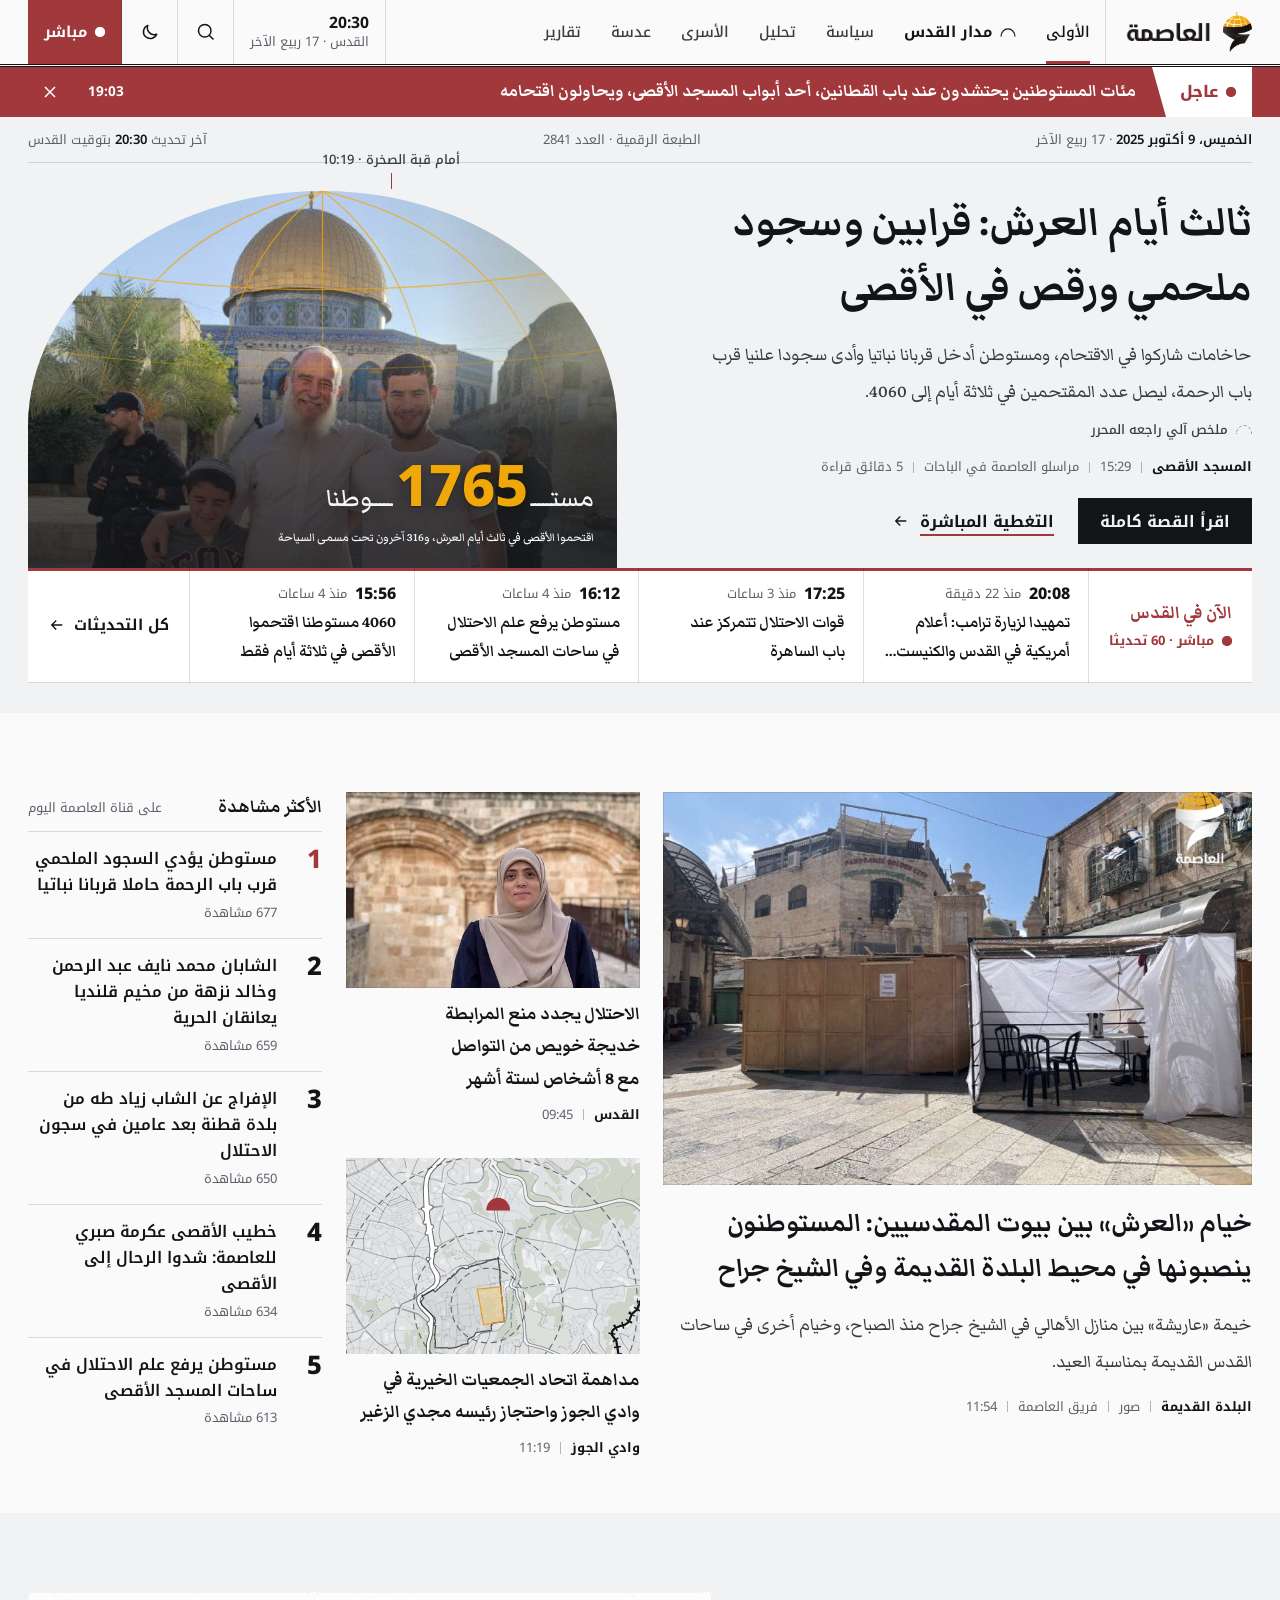
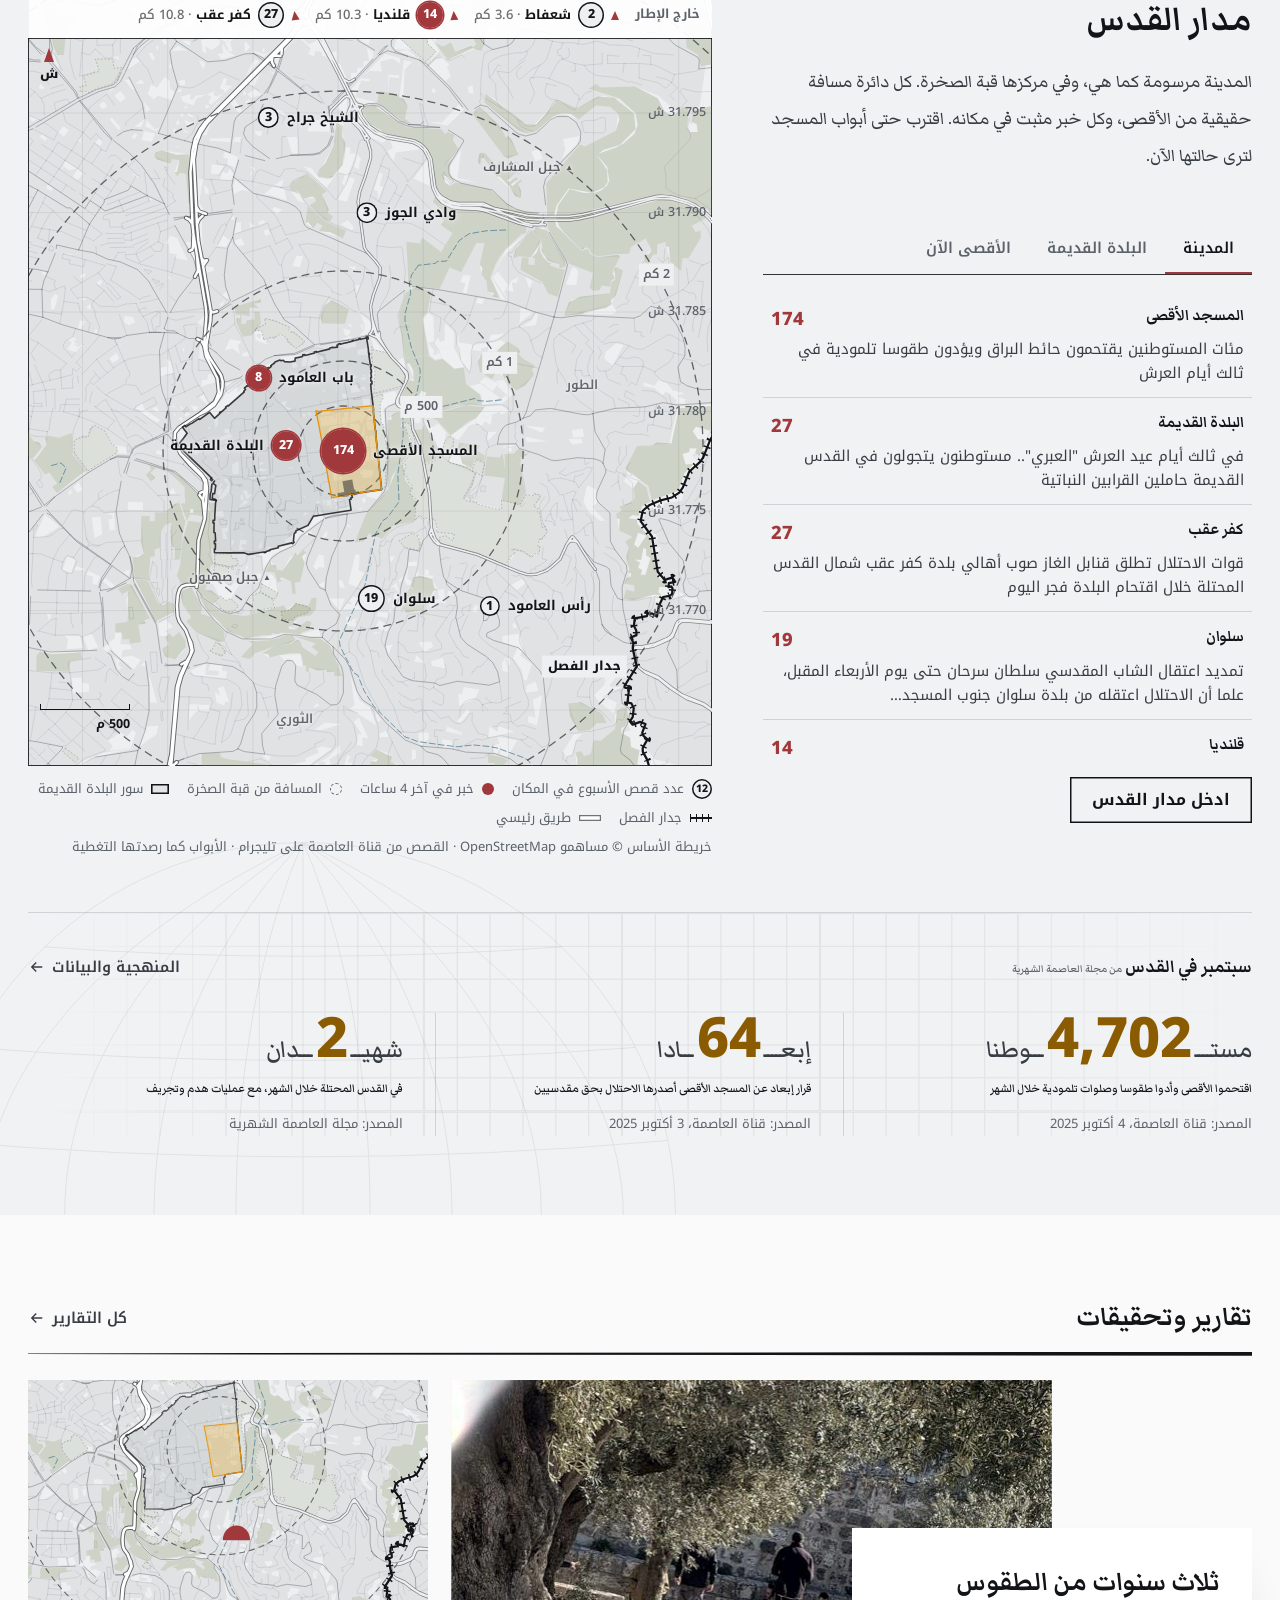
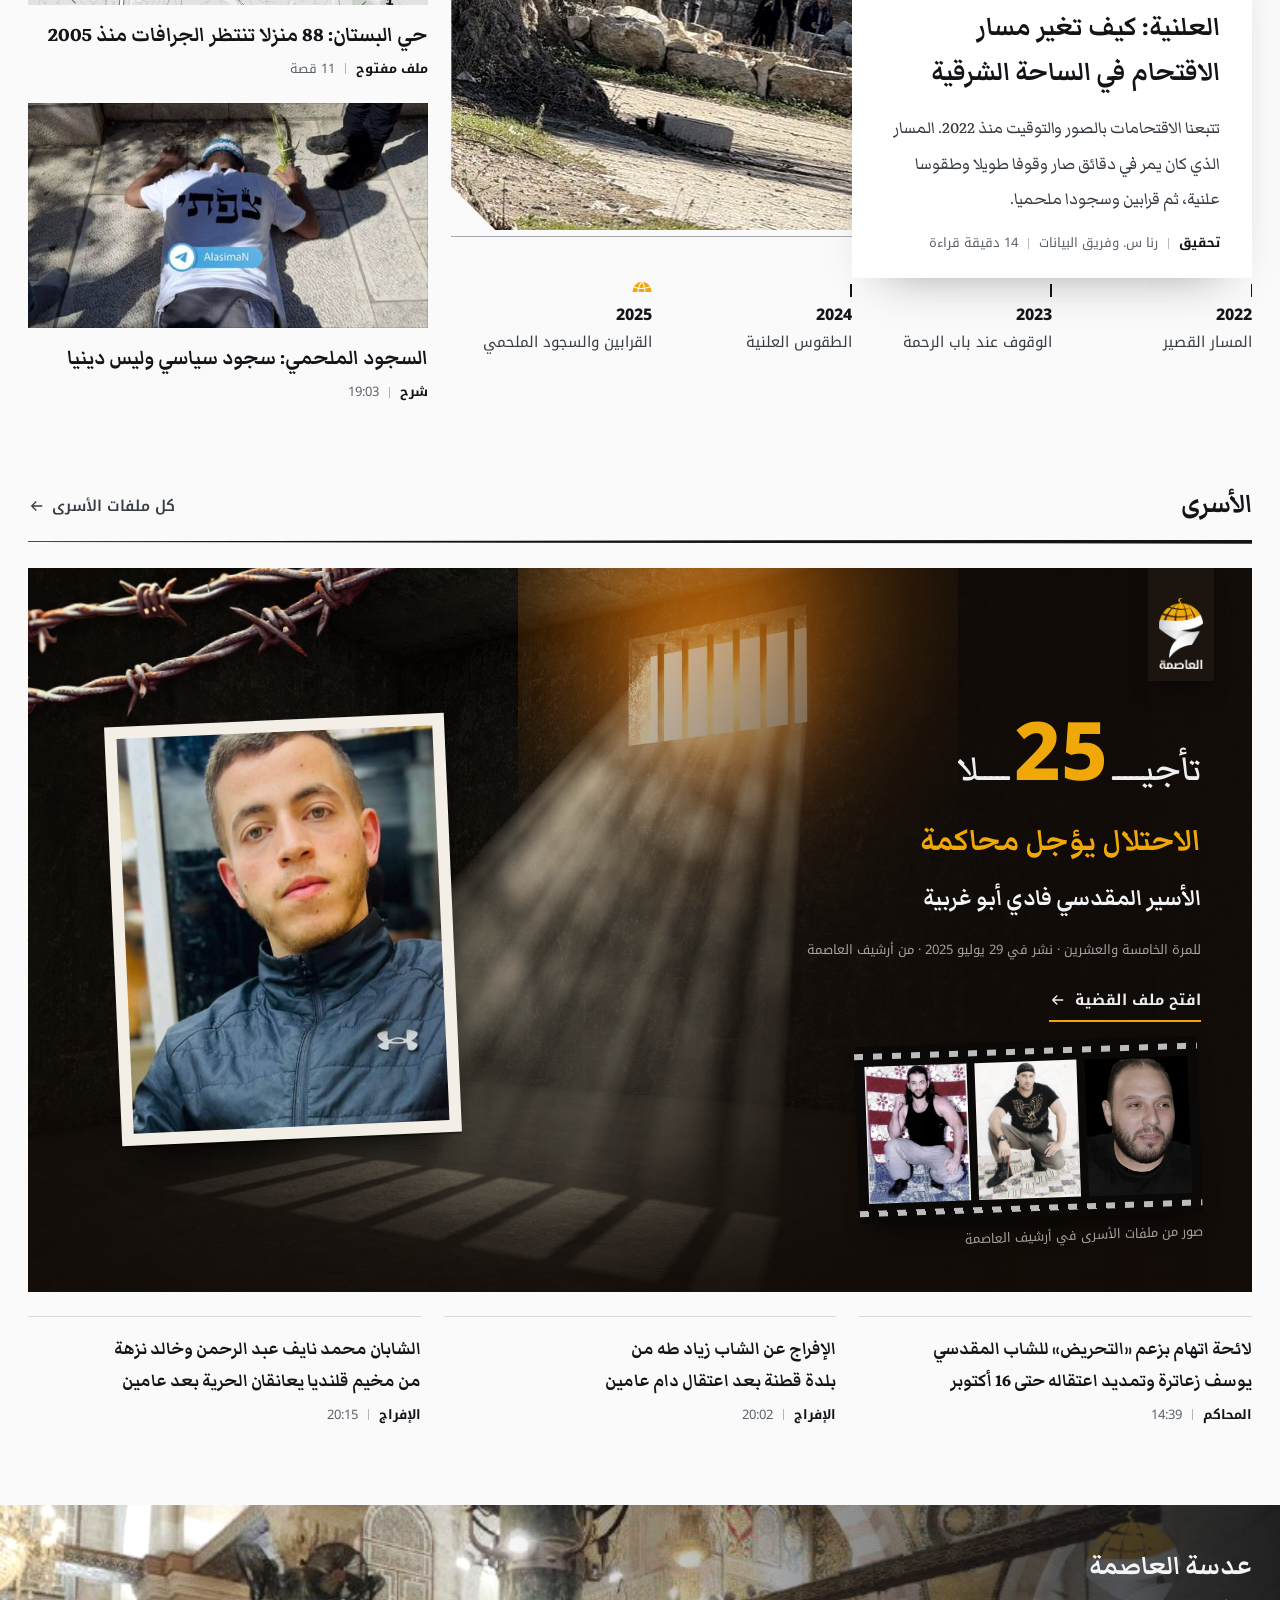
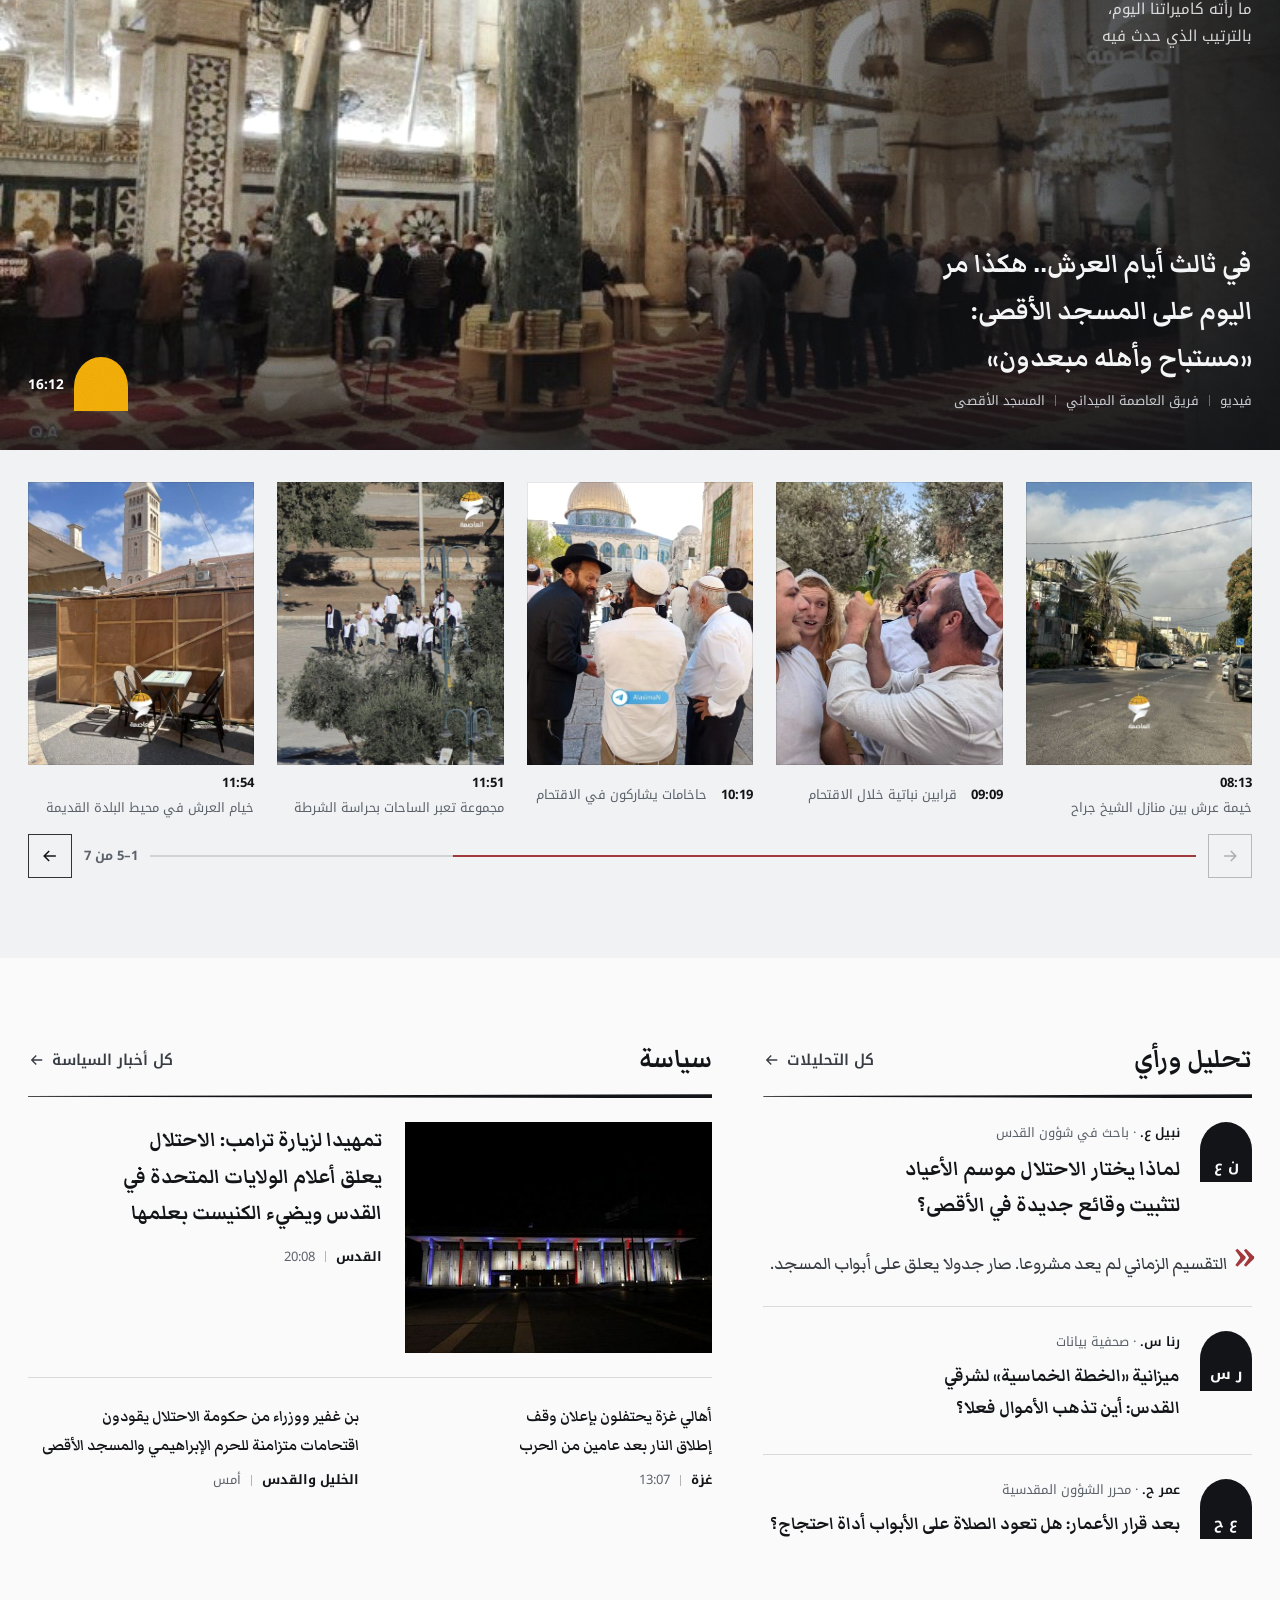
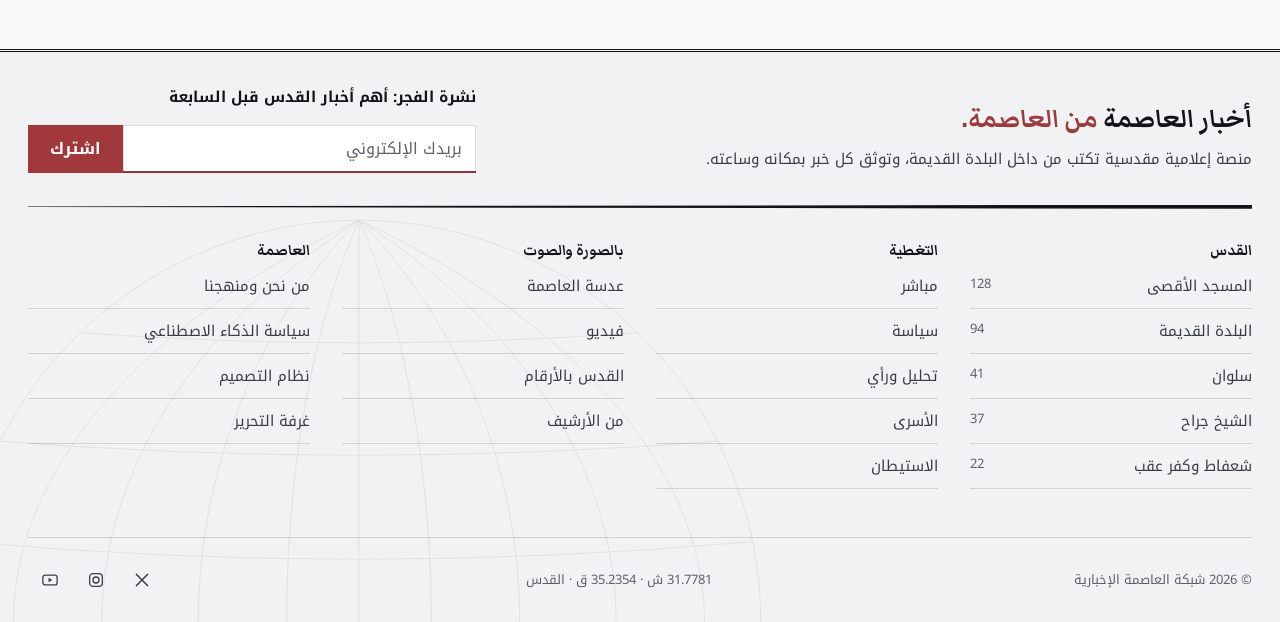
<file: home.html>
<!doctype html>
<html lang="ar" dir="rtl">
<head>
<meta charset="utf-8">
<meta name="viewport" content="width=device-width, initial-scale=1, viewport-fit=cover">
<meta name="robots" content="noindex, nofollow">
<title>العاصمة — الأولى</title>
<meta name="description" content="أخبار العاصمة من العاصمة. منصة إعلامية مقدسية تتابع القدس بالمكان والساعة.">
<link rel="preconnect" href="https://fonts.googleapis.com">
<link rel="preconnect" href="https://fonts.gstatic.com" crossorigin>
<link rel="stylesheet" href="https://fonts.googleapis.com/css2?family=Markazi+Text:wght@400;500;600;700&family=Noto+Kufi+Arabic:wght@400;500;600;700;800&family=JetBrains+Mono:wght@400;600&display=swap">
<link rel="preload" as="image" href="assets/img/d9-rabbis-2.jpg" fetchpriority="high">
<link rel="stylesheet" href="assets/css/asima.css?v=48">
<style>
/* ===================== Home — «تحت القبة» =====================
   Spatial thesis: one lead composition (headline → dome photo → figure), wrapped by the
   sash of latest updates; then descending weight: also → Jerusalem orbit → reports →
   lens → voices. Night/limestone alternate as editorial rhythm, not decoration. */

/* ---- Lead: the dome and the sash ---- */
/* Height is set by the text column, never by a viewport guess: the headline is sized from its own
   column (cqi), so it holds ~26 Arabic characters per line and a ≤70-character lead stays within 3 lines
   at every width. The dome photo stretches to whatever that column needs. */
.lead { padding-top: 12px; padding-bottom: 30px; overflow: clip; }
.lead__mast { display: flex; justify-content: space-between; align-items: center; gap: 8px 24px; flex-wrap: wrap; padding-bottom: 10px; border-bottom: 1px solid var(--rule); font-size: var(--fs-meta); color: var(--ink-3); }
.lead__mast b { color: var(--ink); font-weight: 600; }
.lead__grid {
  display: grid; padding-top: clamp(20px, 2.2vw, 30px);
  grid-template-columns: minmax(0, 1fr) minmax(0, 1fr);
  grid-template-areas: "head visual" "body visual";
  grid-template-rows: auto 1fr;
  column-gap: clamp(28px, 3.6vw, 56px);
}
.lead__head { grid-area: head; container-type: inline-size; }
.lead__head .hl-display { font-size: clamp(2.1rem, 8.6cqi, 3.75rem); line-height: 1.28; }
.lead__body { grid-area: body; display: grid; gap: var(--s-4); align-content: end; padding-top: var(--s-4); padding-bottom: calc(var(--sash-overlap) + var(--s-5)); }
.lead__body .dek { max-width: 54ch; }
.lead__actions { display: flex; flex-wrap: wrap; gap: 8px 20px; align-items: center; padding-top: var(--s-1); }
.lead__ai { margin-top: calc(var(--s-2) * -1); }   /* sits under the summary it labels */
.lead__visual { grid-area: visual; position: relative; min-height: clamp(380px, 33vw, 480px); }
.lead__visual .dome-frame { position: absolute; inset: 0; }
/* the source photo carries the channel's Telegram sticker 77–84% down: every crop must end above it */
.lead__visual .dome-frame__clip img { object-position: 50% 16%; }
/* the figure stays on the photograph: light type set past its edge would vanish into the white page */
.lead__figure { position: absolute; z-index: 3; inset-inline-start: clamp(14px, 1.8vw, 26px); bottom: calc(var(--sash-overlap) + 18px); max-width: calc(100% - 2 * clamp(14px, 1.8vw, 26px)); }
.lead__figure .madd { font-size: clamp(1.35rem, 0.9rem + 1.3vw, 2.15rem); color: #F4F5F6; text-shadow: 0 2px 22px rgba(0,0,0,.5); }
.lead__figure .madd__fig { color: var(--dome); text-shadow: 0 1px 2px rgba(0,0,0,.45), 0 2px 22px rgba(0,0,0,.5); }
.lead__figure .madd__tail { color: #F4F5F6; }
.lead .sash-wrap { margin-top: calc(var(--sash-overlap) * -1); position: relative; z-index: 4; }
.lead .sash__list span { display: -webkit-box; -webkit-line-clamp: 2; -webkit-box-orient: vertical; overflow: hidden; }
:root { --sash-overlap: 56px; }

/* ---- Also on the front page: feature · pair · most read ---- */
.also { padding-block: var(--sec) var(--sec-tight); }
.also__grid { display: grid; grid-template-columns: minmax(0, 6fr) minmax(0, 3fr) minmax(0, 3fr); gap: var(--s-6) var(--col-gap); align-items: start; }
.also__pair { display: grid; gap: var(--s-6); }
.feature { display: grid; gap: var(--s-4); }
.feature .hl-2 { font-size: var(--fs-h2); }
.mostread__head { display: flex; justify-content: space-between; align-items: baseline; gap: 12px; margin-bottom: var(--s-2); }
.mostread__head h2 { font-size: var(--fs-h4); font-weight: 800; }

/* ---- Jerusalem orbit ---- */
.orbit { padding-block: var(--sec); position: relative; overflow: clip; }
.orbit__grid { display: grid; grid-template-columns: minmax(0, 5fr) minmax(0, 7fr); gap: var(--s-7) clamp(28px, 4vw, 64px); align-items: stretch; }
.orbit__intro { display: grid; gap: var(--s-4); margin-bottom: var(--s-5); }
.orbit__intro .dek { color: var(--ink-2); }
.orbit__map { display: grid; gap: var(--s-3); align-content: start; min-width: 0; }
.orbit__panel { display: grid; gap: var(--s-4); align-content: start; }
.orbit__panel .tabs { margin-top: var(--s-2); }
.orbit__panel [data-panel] { max-height: 470px; overflow-y: auto; scrollbar-width: thin; margin-inline-end: -8px; padding-inline-end: 8px; }
.month { margin-top: var(--sec-tight); padding-top: var(--s-6); border-top: 1px solid var(--rule); }
.month__head { display: flex; justify-content: space-between; align-items: baseline; flex-wrap: wrap; gap: 8px 20px; margin-bottom: var(--s-5); }
.month__head h3 { font-size: var(--fs-h4); font-weight: 800; }
.month__grid { display: grid; grid-template-columns: repeat(3, minmax(0, 1fr)); }
.month__grid > div { display: grid; gap: var(--s-3); align-content: start; padding-inline: var(--s-6); }
.month__grid > div:first-child { padding-inline-start: 0; }
.month__grid > div + div { border-inline-start: 1px solid var(--rule); }
.month .madd { font-size: clamp(1.35rem, 1rem + 1.1vw, 1.95rem); }
.month .src { font-size: var(--fs-meta); color: var(--ink-3); }

/* ---- Reports & investigations ---- */
.reports { padding-block: var(--sec); }
.reports__grid { display: grid; grid-template-columns: minmax(0, 8fr) minmax(0, 4fr); gap: var(--s-6) var(--col-gap); align-items: start; }
.inv { display: grid; grid-template-columns: repeat(8, minmax(0, 1fr)); }
.inv__img { grid-column: 3 / -1; grid-row: 1; }
.inv__panel { grid-column: 1 / span 4; grid-row: 1; align-self: end; position: relative; z-index: 2; margin-bottom: calc(var(--s-7) * -1); background: var(--sheet); padding: var(--s-6) var(--s-6) var(--s-5); display: grid; gap: var(--s-4); box-shadow: 0 24px 48px -32px rgba(16,18,21,.45); }
.inv__ruler { grid-column: 1 / -1; grid-row: 2; padding-top: calc(var(--s-7) + var(--s-5)); }
.covers { display: grid; gap: var(--col-gap); }

/* ---- Lens (full-bleed visual segment) ---- */
.lens { padding-bottom: var(--sec); }
.lens__stage { position: relative; aspect-ratio: 2.35 / 1; max-height: 78vh; width: 100%; overflow: hidden; }
.lens__stage img { width: 100%; height: 100%; object-fit: cover; object-position: 50% 58%; filter: saturate(.8) contrast(1.06); }
.lens__stage::before { content: ""; position: absolute; inset: 0; z-index: 1; background: linear-gradient(270deg, rgba(16,18,21,.88) 0%, rgba(16,18,21,.5) 34%, rgba(16,18,21,0) 62%), linear-gradient(0deg, rgba(16,18,21,.8) 0%, rgba(16,18,21,0) 40%); }
.lens__over { position: absolute; inset: 0; z-index: 2; display: grid; grid-template-rows: auto 1fr auto; padding-block: clamp(20px, 3vw, 40px); color: #F4F5F6; --ink: #F4F5F6; --ink-2: rgba(244,245,246,.85); --ink-3: rgba(244,245,246,.72); }
.lens__over .wrap { width: 100%; }
.lens__title { display: grid; gap: 6px; max-width: 30ch; }
.lens__title h2 { font-size: var(--fs-h2); font-weight: 800; }
.lens__title p { color: var(--ink-2); font-size: var(--fs-small); text-wrap: balance; }
.lens__story { display: flex; align-items: end; justify-content: space-between; gap: var(--s-5); flex-wrap: wrap; }
.lens__story h3 { font-size: var(--fs-h2); font-weight: 800; max-width: 22ch; color: #F4F5F6; }
.lens__story .meta { color: #C3C7CC; margin-top: 8px; }
.lens .play { position: static; }
.lens__story h3 a { color: #F4F5F6; }
.contact { display: grid; grid-auto-flow: column; grid-auto-columns: calc((100% - var(--col-gap) * 4) / 5); gap: var(--col-gap); margin-top: var(--s-6); overflow-x: auto; scroll-snap-type: x mandatory; scroll-behavior: smooth; scrollbar-width: none; overscroll-behavior-x: contain; }
.contact::-webkit-scrollbar { display: none; }
@media (max-width: 900px) { .contact { grid-auto-columns: calc((100% - var(--col-gap) * 2) / 3); } }
@media (max-width: 560px) { .contact { grid-auto-columns: 62%; } }
.contact > a { scroll-snap-align: start; display: grid; gap: 8px; }
.contact .cap { margin: 0; }
.contact time { font-weight: 700; color: var(--ink); font-variant-numeric: tabular-nums; }

/* ---- Voices: analysis · politics ---- */
/* ---- Prisoners: the brand's prisoner post, on the page ---- */
.prisoners { padding-block: 0 var(--sec); }
.prisoners__more { display: grid; grid-template-columns: repeat(3, minmax(0, 1fr)); gap: var(--col-gap); margin-top: var(--s-5); }
.prisoners__more article { display: grid; gap: 8px; align-content: start; padding-top: var(--s-4); border-top: 1px solid var(--rule); }
.prisoners__more h3 { font-size: var(--fs-h4); font-weight: 700; line-height: var(--lh-h4); }
@media (max-width: 900px) { .prisoners__more { grid-template-columns: minmax(0, 1fr); } }
/* the month's figures sit on the square grid of the count posts */
.month { position: relative; isolation: isolate; }
.month::before { content: ""; position: absolute; inset: 0; z-index: -1; background: url(assets/img/grid-square.webp) 0 0 / 198px; opacity: .07; pointer-events: none;
  -webkit-mask-image: linear-gradient(90deg, transparent, #000 22%, #000 78%, transparent); mask-image: linear-gradient(90deg, transparent, #000 22%, #000 78%, transparent); }

.voices { padding-block: var(--sec); }
.voices__grid { display: grid; grid-template-columns: minmax(0, 5fr) minmax(0, 7fr); gap: var(--s-7) clamp(28px, 4vw, 64px); }
.opinion { display: grid; }
.opinion article { display: grid; grid-template-columns: 56px minmax(0, 1fr); gap: 6px 16px; padding-block: var(--s-5); border-top: 1px solid var(--rule); }
.opinion article:first-of-type { border-top: 0; padding-top: 0; }
.opinion .arch-ava { grid-row: span 3; }
.opinion .who { font-size: var(--fs-meta); color: var(--ink-3); }
.opinion .who b { color: var(--ink); font-weight: 600; }
.opinion blockquote { grid-column: 1 / -1; margin-top: var(--s-3); }
.politics { display: grid; gap: var(--s-5); }
.politics__lead { display: grid; grid-template-columns: minmax(0, 1fr) minmax(0, 1.15fr); gap: var(--col-gap); align-items: start; }
.politics__rows { display: grid; grid-template-columns: 1fr 1fr; gap: var(--col-gap); border-top: 1px solid var(--rule); padding-top: var(--s-5); }

/* ---- Responsive: re-composed, not shrunk ---- */
@media (max-width: 1100px) {
  .also__grid { grid-template-columns: minmax(0, 1fr) minmax(0, 1fr); }
  .feature { grid-column: 1 / -1; }
  .reports__grid, .voices__grid { grid-template-columns: 1fr; }
  .covers { grid-template-columns: 1fr 1fr; }
}
@media (max-width: 900px) {
  :root { --sash-overlap: 40px; }
  .lead { padding-top: 0; }
  .lead__mast { display: none; }
  .lead__grid { grid-template-columns: 1fr; grid-template-areas: "visual" "head" "body"; grid-template-rows: auto; padding-top: 44px; row-gap: var(--s-5); }
  .lead__visual { min-height: 0; aspect-ratio: 4 / 3; }
  .lead__figure { inset-inline-start: 12px; bottom: 20px; }
  .lead__body { padding-top: 0; padding-bottom: var(--s-6); }
  .lead .sash-wrap { margin-top: 0; }
  .orbit__grid { grid-template-columns: 1fr; row-gap: var(--s-5); }
  /* one column: the title first, then the level tabs right above the map they drive, then the place list */
  .orbit__panel { display: contents; }
  .orbit__intro { order: -3; margin-bottom: 0; }
  .orbit__panel .tabs { order: -2; margin-top: 0; }
  .orbit__grid .orbit__map { order: -1; }
  .orbit__panel [data-panel] { max-height: none; }
  .month__grid { grid-template-columns: 1fr; }
  .month__grid > div { padding: var(--s-4) 0; }
  .month__grid > div + div { border-inline-start: 0; border-top: 1px solid var(--rule); }
  .inv { grid-template-columns: 1fr; }
  .inv__img, .inv__panel, .inv__ruler { grid-column: 1; grid-row: auto; }
  .inv__panel { margin: calc(var(--s-7) * -1) var(--s-4) 0; }
  .inv__ruler { padding-top: var(--s-5); }
  .lens__stage { aspect-ratio: 4 / 5; max-height: none; }
  .lens__stage::before { background: linear-gradient(0deg, rgba(18,20,23,.92) 0%, rgba(18,20,23,.3) 50%, rgba(18,20,23,.84) 100%); }
  .politics__lead { grid-template-columns: 1fr; }
}
@media (max-width: 600px) {
  .lead__mast > :nth-child(2) { display: none; }
  .inv__ruler li { font-size: var(--fs-meta); padding-inline-end: 8px; }   /* four years on one rule at phone width */
  .lead__visual { aspect-ratio: 1 / 1; margin-inline: calc(var(--gutter) * -1); }
  .lead__visual .dome-frame__clip img { object-position: 50% 4%; }   /* square crop: shows source rows 1–76%, above the sticker */
  .lead .sash__more { display: none; }
  .lead .sash__label .live-tag { gap: 6px; }
  .also__grid, .covers, .politics__rows { grid-template-columns: 1fr; }
  .places a { grid-template-columns: 60px minmax(0, 1fr) auto; }
  .places .frame { width: 60px; }
}
</style>
</head>
<body>
<a class="skip" href="#main">تخط إلى المحتوى</a>
<header data-ribbon data-current="home"></header>

<aside class="breaking is-entering" aria-label="خبر عاجل">
  <div class="wrap breaking__in">
    <span class="breaking__label"><span class="pulse" aria-hidden="true"></span>عاجل</span>
    <p class="breaking__text"><a href="live.html">مئات المستوطنين يحتشدون عند باب القطانين، أحد أبواب المسجد الأقصى، ويحاولون اقتحامه</a></p>
    <time class="breaking__time" datetime="2025-10-09T19:03">19:03</time>
    <button class="breaking__close" type="button" aria-label="إخفاء الخبر العاجل"><svg viewBox="0 0 24 24" width="20" height="20" aria-hidden="true"><path d="M6 6l12 12M18 6 6 18" stroke="currentColor" stroke-width="1.8"/></svg></button>
  </div>
</aside>

<main id="main">

  <!-- ===================== Lead: «تحت القبة» ===================== -->
  <section class="night lead" aria-labelledby="lead-h">
    <div class="wrap">
      <div class="lead__mast">
        <span><b data-date>الخميس 9 أكتوبر 2025</b> · <span data-hijri></span></span>
        <span>الطبعة الرقمية · العدد 2841</span>
        <span>آخر تحديث <b data-clock></b> بتوقيت القدس</span>
      </div>
      <div class="lead__grid">
        <div class="lead__head">
          <h1 id="lead-h" class="hl-display"><a href="article.html" class="hl"><span class="hl-u">ثالث أيام العرش: قرابين وسجود ملحمي ورقص في الأقصى</span></a></h1>
        </div>

        <figure class="lead__visual">
          <div class="dome-frame">
            <span class="dome-pin">أمام قبة الصخرة · 10:19</span>
            <div class="dome-frame__clip grain">
              <img src="assets/img/d9-rabbis-2.jpg" srcset="assets/img/d9-rabbis-2-480.jpg 480w, assets/img/d9-rabbis-2.jpg 600w" sizes="(max-width: 900px) 100vw, 56vw" width="600" height="800" alt="مستوطنون يلتقطون صورة أمام قبة الصخرة خلال اقتحام ثالث أيام العرش، وخلفهم عناصر من شرطة الاحتلال" fetchpriority="high">
            </div>
            <svg class="dome-meridians" viewBox="0 0 100 40" preserveAspectRatio="none" aria-hidden="true">
              <path d="M50 0 V40"/><path d="M50 0 C39 8 32.5 22 31.5 40"/><path d="M50 0 C61 8 67.5 22 68.5 40"/><path d="M50 0 C25 6 13 21 11 40"/><path d="M50 0 C75 6 87 21 89 40"/>
              <path d="M12 14 Q50 19.5 88 14"/><path d="M2.6 27 Q50 33.5 97.4 27"/>
            </svg>
          </div>
          <figcaption class="lead__figure">
            <p class="madd"><span aria-hidden="true">مستـــــ<span class="madd__fig">1765</span>ـــــوطنا</span><span class="sr">1765 مستوطنا</span><span class="madd__tail">اقتحموا الأقصى في ثالث أيام العرش، و316 آخرون تحت مسمى السياحة</span></p>
          </figcaption>
        </figure>

        <div class="lead__body">
          <p class="dek">حاخامات شاركوا في الاقتحام، ومستوطن أدخل قربانا نباتيا وأدى سجودا علنيا قرب باب الرحمة، ليصل عدد المقتحمين في ثلاثة أيام إلى 4060.</p>
          <span class="ai-mark lead__ai"><span class="ai-glyph" aria-hidden="true"></span>ملخص آلي راجعه المحرر</span>
          <p class="placeline"><b>المسجد الأقصى</b><time datetime="2025-10-09T15:29">15:29</time><span>مراسلو العاصمة في الباحات</span><span>5 دقائق قراءة</span></p>
          <div class="lead__actions">
            <a class="btn" href="article.html">اقرأ القصة كاملة</a>
            <a class="btn btn--quiet" href="live.html">التغطية المباشرة<svg class="i-dir" viewBox="0 0 24 24" aria-hidden="true"><path d="M19 12H5m6-6-6 6 6 6" fill="none" stroke="currentColor" stroke-width="1.8"/></svg></a>
          </div>
        </div>
      </div>
    </div>

    <div class="wrap sash-wrap">
      <nav class="sash" aria-label="الآن في القدس: آخر التحديثات">
        <div class="sash__label"><b>الآن في القدس</b><span class="live-tag"><span class="pulse" aria-hidden="true"></span><span>مباشر · <span data-stream-count>60</span> تحديثا</span></span></div>
        <ol class="sash__list">
          <li><a href="live.html"><time>20:08</time><small data-ago="22"></small><span>تمهيدا لزيارة ترامب: أعلام أمريكية في القدس والكنيست يضاء بالعلم الأمريكي</span></a></li>
          <li><a href="live.html"><time>17:25</time><small data-ago="185"></small><span>قوات الاحتلال تتمركز عند باب الساهرة</span></a></li>
          <li><a href="live.html"><time>16:12</time><small data-ago="258"></small><span>مستوطن يرفع علم الاحتلال في ساحات المسجد الأقصى</span></a></li>
          <li><a href="live.html"><time>15:56</time><small data-ago="274"></small><span>4060 مستوطنا اقتحموا الأقصى في ثلاثة أيام فقط</span></a></li>
        </ol>
        <a class="sash__more" href="live.html">كل التحديثات<svg class="i-dir" viewBox="0 0 24 24" aria-hidden="true"><path d="M19 12H5m6-6-6 6 6 6" fill="none" stroke="currentColor" stroke-width="1.8"/></svg></a>
      </nav>
    </div>
  </section>

  <!-- ===================== Also on the front page ===================== -->
  <section class="also" aria-label="أيضا في الأولى">
    <div class="wrap also__grid">
      <article class="feature">
        <a href="article.html" class="frame r-3x2" tabindex="-1" aria-hidden="true"><img src="assets/img/d9-tents.jpg" srcset="assets/img/d9-tents-480.jpg 480w, assets/img/d9-tents.jpg 800w" sizes="(max-width: 1100px) 100vw, 48vw" width="800" height="600" alt="" style="object-position: 50% 60%"></a>
        <h2 class="hl-2"><a href="article.html" class="hl"><span class="hl-u">خيام «العرش» بين بيوت المقدسيين: المستوطنون ينصبونها في محيط البلدة القديمة وفي الشيخ جراح</span></a></h2>
        <p class="dek">خيمة «عاريشة» بين منازل الأهالي في الشيخ جراح منذ الصباح، وخيام أخرى في ساحات القدس القديمة بمناسبة العيد.</p>
        <p class="placeline"><b>البلدة القديمة</b><span>صور</span><span>فريق العاصمة</span><time>11:54</time></p>
      </article>

      <div class="also__pair">
        <article class="story">
          <a href="article.html" class="frame r-3x2" tabindex="-1" aria-hidden="true"><img src="assets/img/d9-khweis-480.jpg" srcset="assets/img/d9-khweis-480.jpg 480w, assets/img/d9-khweis.jpg 800w" sizes="(max-width: 600px) 100vw, 24vw" width="800" height="800" alt="" style="object-position: 50% 30%"></a>
          <h3 class="hl-4"><a href="article.html" class="hl"><span class="hl-u">الاحتلال يجدد منع المرابطة خديجة خويص من التواصل مع 8 أشخاص لستة أشهر</span></a></h3>
          <p class="placeline"><b>القدس</b><time>09:45</time></p>
        </article>
        <article class="story">
          <a href="jerusalem.html" class="frame r-3x2 locator" data-locator="joz" tabindex="-1" aria-hidden="true"></a>
          <h3 class="hl-4"><a href="article.html" class="hl"><span class="hl-u">مداهمة اتحاد الجمعيات الخيرية في وادي الجوز واحتجاز رئيسه مجدي الزغير</span></a></h3>
          <p class="placeline"><b>وادي الجوز</b><time>11:19</time></p>
        </article>
      </div>

      <aside class="mostread" aria-labelledby="mr-h">
        <div class="mostread__head"><h2 id="mr-h">الأكثر مشاهدة</h2><span class="muted" style="font-size:var(--fs-meta)">على قناة العاصمة اليوم</span></div>
        <ol class="ranked">
          <li><a href="article.html">مستوطن يؤدي السجود الملحمي قرب باب الرحمة حاملا قربانا نباتيا</a><span class="meta"><span>677 مشاهدة</span></span></li>
          <li><a href="article.html">الشابان محمد نايف عبد الرحمن وخالد نزهة من مخيم قلنديا يعانقان الحرية</a><span class="meta"><span>659 مشاهدة</span></span></li>
          <li><a href="article.html">الإفراج عن الشاب زياد طه من بلدة قطنة بعد عامين في سجون الاحتلال</a><span class="meta"><span>650 مشاهدة</span></span></li>
          <li><a href="article.html">خطيب الأقصى عكرمة صبري للعاصمة: شدوا الرحال إلى الأقصى</a><span class="meta"><span>634 مشاهدة</span></span></li>
          <li><a href="article.html">مستوطن يرفع علم الاحتلال في ساحات المسجد الأقصى</a><span class="meta"><span>613 مشاهدة</span></span></li>
        </ol>
      </aside>
    </div>
  </section>

  <!-- ===================== Jerusalem orbit ===================== -->
  <section class="night orbit" aria-labelledby="orbit-h">
    <div class="dome-horizon" aria-hidden="true" data-dome-horizon></div>
    <div class="wrap">
      <div class="orbit__grid">
        <div class="orbit__panel">
          <div class="orbit__intro">
            <h2 id="orbit-h" class="hl-1">مدار القدس</h2>
            <p class="dek">المدينة مرسومة كما هي، وفي مركزها قبة الصخرة. كل دائرة مسافة حقيقية من الأقصى، وكل خبر مثبت في مكانه. اقترب حتى أبواب المسجد لترى حالتها الآن.</p>
          </div>
          <div class="tabs" role="tablist" aria-label="مستوى الخريطة" id="orbit-tabs">
            <button role="tab" aria-selected="true" data-view="city">المدينة</button>
            <button role="tab" aria-selected="false" tabindex="-1" data-view="old">البلدة القديمة</button>
            <button role="tab" aria-selected="false" tabindex="-1" data-view="aqsa">الأقصى الآن</button>
          </div>
          <div id="orbit-panel" aria-live="polite"></div>
          <a class="btn btn--line" href="jerusalem.html" style="justify-self:start">ادخل مدار القدس</a>
        </div>
        <div class="orbit__map">
          <div class="omap" id="orbit-map" role="group" aria-label="خريطة القدس: البلدة القديمة والأحياء حولها، والمسافات من المسجد الأقصى، وعدد القصص في كل مكان هذا الأسبوع"></div>
          <div class="omap-key"><span aria-hidden="true"><i class="is-count">12</i>عدد قصص الأسبوع في المكان</span><span aria-hidden="true"><i class="is-hot"></i>خبر في آخر 4 ساعات</span><span aria-hidden="true"><i class="is-ring"></i>المسافة من قبة الصخرة</span><span aria-hidden="true"><i class="is-wall"></i>سور البلدة القديمة</span><span aria-hidden="true"><i class="is-barrier"></i>جدار الفصل</span><span aria-hidden="true"><i class="is-road"></i>طريق رئيسي</span><span class="omap-key__src">خريطة الأساس © مساهمو OpenStreetMap · القصص من قناة العاصمة على تليجرام · الأبواب كما رصدتها التغطية</span></div>
        </div>
      </div>

      <div class="month" aria-labelledby="month-h">
        <div class="month__head"><h3 id="month-h">سبتمبر في القدس <span class="muted" style="font-size:var(--fs-meta);font-weight:500">من مجلة العاصمة الشهرية</span></h3><a class="more-link" href="jerusalem.html#data">المنهجية والبيانات<svg class="i-dir" viewBox="0 0 24 24" aria-hidden="true"><path d="M19 12H5m6-6-6 6 6 6" fill="none" stroke="currentColor" stroke-width="1.8"/></svg></a></div>
        <div class="month__grid">
          <div><p class="madd"><span aria-hidden="true">مستــــ<span class="madd__fig">4,702</span>ـــوطنا</span><span class="sr">4,702 مستوطنا</span><span class="madd__tail">اقتحموا الأقصى وأدوا طقوسا وصلوات تلمودية خلال الشهر</span></p><p class="src">المصدر: قناة العاصمة، 4 أكتوبر 2025</p></div>
          <div><p class="madd"><span aria-hidden="true">إبعــــ<span class="madd__fig">64</span>ـــادا</span><span class="sr">64 قرار إبعاد</span><span class="madd__tail">قرار إبعاد عن المسجد الأقصى أصدرها الاحتلال بحق مقدسيين</span></p><p class="src">المصدر: قناة العاصمة، 3 أكتوبر 2025</p></div>
          <div><p class="madd"><span aria-hidden="true">شهيـــ<span class="madd__fig">2</span>ـــدان</span><span class="sr">شهيدان</span><span class="madd__tail">في القدس المحتلة خلال الشهر، مع عمليات هدم وتجريف</span></p><p class="src">المصدر: مجلة العاصمة الشهرية</p></div>
        </div>
      </div>
    </div>
  </section>

  <!-- ===================== Reports & investigations ===================== -->
  <section class="reports" aria-labelledby="rep-h">
    <div class="wrap">
      <header class="sec-head"><h2 id="rep-h">تقارير وتحقيقات</h2><a class="more-link" href="article.html">كل التقارير<svg class="i-dir" viewBox="0 0 24 24" aria-hidden="true"><path d="M19 12H5m6-6-6 6 6 6" fill="none" stroke="currentColor" stroke-width="1.8"/></svg></a></header>
      <div class="reports__grid">
        <article class="inv">
          <a href="article.html" class="inv__img frame r-4x3 frame--folded" tabindex="-1" aria-hidden="true"><img src="assets/img/aqsa-trees.jpg" srcset="assets/img/aqsa-trees-800.jpg 800w, assets/img/aqsa-trees.jpg 960w" sizes="(max-width: 900px) 100vw, 46vw" loading="lazy" width="960" height="1280" alt="" style="object-position: 50% 52%"></a>
          <div class="inv__panel">
            <h3 class="hl-2"><a href="article.html" class="hl"><span class="hl-u">ثلاث سنوات من الطقوس العلنية: كيف تغير مسار الاقتحام في الساحة الشرقية</span></a></h3>
            <p class="dek" style="font-size:var(--fs-body-sm)">تتبعنا الاقتحامات بالصور والتوقيت منذ 2022. المسار الذي كان يمر في دقائق صار وقوفا طويلا وطقوسا علنية، ثم قرابين وسجودا ملحميا.</p>
            <p class="placeline"><b>تحقيق</b><span>رنا س. وفريق البيانات</span><span>14 دقيقة قراءة</span></p>
          </div>
          <ol class="inv__ruler ruler" aria-label="فصول التحقيق">
            <li><b>2022</b><span>المسار القصير</span></li>
            <li><b>2023</b><span>الوقوف عند باب الرحمة</span></li>
            <li><b>2024</b><span>الطقوس العلنية</span></li>
            <li class="is-key"><b>2025</b><span>القرابين والسجود الملحمي</span></li>
          </ol>
        </article>
        <div class="covers">
          <article><a class="cover" href="article.html">
            <div class="frame r-16x9 locator" data-locator="silwan"></div>
            <div class="cover__text"><h3 class="cover__h">حي البستان: 88 منزلا تنتظر الجرافات منذ 2005</h3><p class="placeline"><b>ملف مفتوح</b><span>11 قصة</span></p></div>
          </a></article>
          <article><a class="cover" href="article.html">
            <div class="frame r-16x9"><img src="assets/img/d9-prostration-480.jpg" srcset="assets/img/d9-prostration-480.jpg 480w, assets/img/d9-prostration.jpg 800w" sizes="(max-width: 900px) 100vw, 30vw" loading="lazy" width="800" height="533" alt="مستوطن يؤدي سجودا ملحميا على حجارة الساحة قرب باب الرحمة" style="object-position: 50% 42%"></div>
            <div class="cover__text"><h3 class="cover__h">السجود الملحمي: سجود سياسي وليس دينيا</h3><p class="placeline"><b>شرح</b><span>19:03</span></p></div>
          </a></article>
        </div>
      </div>
    </div>
  </section>

  <!-- ===================== Prisoners ===================== -->
  <section class="prisoners" aria-labelledby="cap-h">
    <div class="wrap">
      <header class="sec-head"><h2 id="cap-h">الأسرى</h2><a class="more-link" href="article.html">كل ملفات الأسرى<svg class="i-dir" viewBox="0 0 24 24" aria-hidden="true"><path d="M19 12H5m6-6-6 6 6 6" fill="none" stroke="currentColor" stroke-width="1.8"/></svg></a></header>
      <article class="captive" data-reveal aria-labelledby="cap-lead">
        <img class="captive__cell" src="assets/img/cell-1200.jpg" srcset="assets/img/cell-800.jpg 800w, assets/img/cell-1200.jpg 1200w, assets/img/cell.jpg 1800w" sizes="(max-width: 900px) 100vw, 94vw" width="1800" height="1079" alt="" loading="lazy">
        <span class="captive__glow" aria-hidden="true"></span>
        <span class="captive__tex" aria-hidden="true"></span>
        <img class="captive__wire" src="assets/img/wire.webp" width="1100" height="383" alt="" loading="lazy">
        <span class="captive__tab" aria-hidden="true"><img src="assets/img/logo-full.png" width="382" height="616" alt=""></span>
        <div class="captive__text">
          <p class="madd captive__count"><span aria-hidden="true">تأجيـــــ<span class="madd__fig">25</span>ـــــلا</span><span class="sr">25 تأجيلا</span></p>
          <h3 id="cap-lead"><a href="article.html" class="hl"><b>الاحتلال يؤجل محاكمة</b> <span class="hl-u">الأسير المقدسي فادي أبو غربية</span></a></h3>
          <p class="captive__meta">للمرة الخامسة والعشرين · نشر في 29 يوليو 2025 · من أرشيف العاصمة</p>
          <a class="captive__more" href="article.html">افتح ملف القضية<svg class="i-dir" viewBox="0 0 24 24" aria-hidden="true"><path d="M19 12H5m6-6-6 6 6 6" fill="none" stroke="currentColor" stroke-width="1.8"/></svg></a>
        </div>
        <figure class="captive__print"><img src="assets/img/captive-fadi.jpg" srcset="assets/img/captive-fadi-480.jpg 480w, assets/img/captive-fadi.jpg 720w" sizes="(max-width: 900px) 64vw, 340px" width="720" height="1135" alt="الأسير المقدسي فادي أبو غربية" loading="lazy"></figure>
        <figure class="captive__film">
          <div class="film" aria-hidden="true"><img src="assets/img/captive-2-480.jpg" width="480" height="482" alt="" loading="lazy"><img src="assets/img/captive-3-480.jpg" width="480" height="617" alt="" loading="lazy"><img src="assets/img/captive-4-480.jpg" width="480" height="661" alt="" loading="lazy"></div>
          <figcaption>صور من ملفات الأسرى في أرشيف العاصمة</figcaption>
        </figure>
      </article>
      <div class="prisoners__more">
        <article><h3><a href="article.html" class="hl"><span class="hl-u">لائحة اتهام بزعم «التحريض» للشاب المقدسي يوسف زعاترة وتمديد اعتقاله حتى 16 أكتوبر</span></a></h3><p class="placeline"><b>المحاكم</b><span>14:39</span></p></article>
        <article><h3><a href="article.html" class="hl"><span class="hl-u">الإفراج عن الشاب زياد طه من بلدة قطنة بعد اعتقال دام عامين</span></a></h3><p class="placeline"><b>الإفراج</b><span>20:02</span></p></article>
        <article><h3><a href="article.html" class="hl"><span class="hl-u">الشابان محمد نايف عبد الرحمن وخالد نزهة من مخيم قلنديا يعانقان الحرية بعد عامين</span></a></h3><p class="placeline"><b>الإفراج</b><span>20:15</span></p></article>
      </div>
    </div>
  </section>

  <!-- ===================== Lens ===================== -->
  <section class="night lens" aria-labelledby="lens-h">
    <div class="lens__stage grain">
      <img src="assets/img/d9-fajr.jpg" loading="lazy" width="800" height="373" alt="مصلون يؤدون صلاة الفجر في المصلى القبلي صباح ثالث أيام العرش" style="object-position: 50% 50%">
      <div class="lens__over">
        <div class="wrap"><div class="lens__title"><h2 id="lens-h">عدسة العاصمة</h2><p>ما رأته كاميراتنا اليوم، بالترتيب الذي حدث فيه</p></div></div>
        <div></div>
        <div class="wrap lens__story">
          <div><h3><a href="article.html" class="hl"><span class="hl-u">في ثالث أيام العرش.. هكذا مر اليوم على المسجد الأقصى: «مستباح وأهله مبعدون»</span></a></h3><p class="meta"><span>فيديو</span><span>فريق العاصمة الميداني</span><span>المسجد الأقصى</span></p></div>
          <a class="play" href="article.html" aria-label="شاهد الفيديو"><span class="play__btn"></span><span aria-hidden="true">16:12</span></a>
        </div>
      </div>
    </div>
    <div class="wrap">
      <div class="contact" data-gallery="lens" data-slider aria-label="ثالث أيام العرش في الأقصى بالصور، افتح أي صورة لعرضها كاملة">
        <a href="article.html"><span class="frame r-4x5"><img src="assets/img/d9-jarrah-tent-480.jpg" loading="lazy" alt="خيمة عرش نصبها مستوطنون بين منازل الأهالي في الشيخ جراح" width="480" height="640" style="object-position: 50% 50%"></span><span class="cap"><time>08:13</time><span>خيمة عرش بين منازل الشيخ جراح</span></span></a>
        <a href="article.html"><span class="frame r-4x5"><img src="assets/img/d9-offering-480.jpg" loading="lazy" alt="مستوطن يحمل قربانا نباتيا خلال اقتحام المسجد الأقصى" width="480" height="640" style="object-position: 50% 40%"></span><span class="cap"><time>09:09</time><span>قرابين نباتية خلال الاقتحام</span></span></a>
        <a href="article.html"><span class="frame r-4x5"><img src="assets/img/d9-rabbis-480.jpg" loading="lazy" alt="حاخامات يشاركون في اقتحام المسجد الأقصى أمام قبة الصخرة" width="480" height="640" style="object-position: 40% 40%"></span><span class="cap"><time>10:19</time><span>حاخامات يشاركون في الاقتحام</span></span></a>
        <a href="article.html"><span class="frame r-4x5"><img src="assets/img/d9-incursion-2-480.jpg" loading="lazy" alt="مجموعة مستوطنين تعبر ساحات الأقصى بحراسة شرطة الاحتلال" width="480" height="719" style="object-position: 50% 45%"></span><span class="cap"><time>11:51</time><span>مجموعة تعبر الساحات بحراسة الشرطة</span></span></a>
        <a href="article.html"><span class="frame r-4x5"><img src="assets/img/d9-tents-2-480.jpg" loading="lazy" alt="خيمة عرش في محيط البلدة القديمة" width="480" height="640" style="object-position: 50% 55%"></span><span class="cap"><time>11:54</time><span>خيام العرش في محيط البلدة القديمة</span></span></a>
        <a href="article.html"><span class="frame r-4x5"><img src="assets/img/d9-prostration-480.jpg" loading="lazy" alt="مستوطن يؤدي سجودا ملحميا قرب باب الرحمة وهو يحمل قربانا نباتيا" width="480" height="320" style="object-position: 46% 50%"></span><span class="cap"><time>13:07</time><span>سجود ملحمي قرب باب الرحمة</span></span></a>
        <a href="article.html"><span class="frame r-4x5"><img src="assets/img/d9-sahira-480.jpg" loading="lazy" alt="قوات الاحتلال تتمركز عند باب الساهرة" width="480" height="640" style="object-position: 50% 60%"></span><span class="cap"><time>17:25</time><span>قوات الاحتلال عند باب الساهرة</span></span></a>
      </div>
    </div>
  </section>

  <!-- ===================== Voices: analysis · politics ===================== -->
  <section class="voices" aria-label="تحليل وسياسة">
    <div class="wrap voices__grid">
      <div>
        <header class="sec-head"><h2>تحليل ورأي</h2><a class="more-link" href="article.html">كل التحليلات<svg class="i-dir" viewBox="0 0 24 24" aria-hidden="true"><path d="M19 12H5m6-6-6 6 6 6" fill="none" stroke="currentColor" stroke-width="1.8"/></svg></a></header>
        <div class="opinion">
          <article>
            <span class="arch-ava" aria-hidden="true">ن ع</span>
            <span class="who"><b>نبيل ع.</b> · باحث في شؤون القدس</span>
            <h3 class="hl-3"><a href="article.html" class="hl"><span class="hl-u">لماذا يختار الاحتلال موسم الأعياد لتثبيت وقائع جديدة في الأقصى؟</span></a></h3>
            <blockquote class="pull pull--inline"><p>التقسيم الزماني لم يعد مشروعا. صار جدولا يعلق على أبواب المسجد.</p></blockquote>
          </article>
          <article>
            <span class="arch-ava" aria-hidden="true">ر س</span>
            <span class="who"><b>رنا س.</b> · صحفية بيانات</span>
            <h3 class="hl-4"><a href="article.html" class="hl"><span class="hl-u">ميزانية «الخطة الخماسية» لشرقي القدس: أين تذهب الأموال فعلا؟</span></a></h3>
          </article>
          <article>
            <span class="arch-ava" aria-hidden="true">ع ح</span>
            <span class="who"><b>عمر ح.</b> · محرر الشؤون المقدسية</span>
            <h3 class="hl-4"><a href="article.html" class="hl"><span class="hl-u">بعد قرار الأعمار: هل تعود الصلاة على الأبواب أداة احتجاج؟</span></a></h3>
          </article>
        </div>
      </div>
      <div>
        <header class="sec-head"><h2>سياسة</h2><a class="more-link" href="article.html">كل أخبار السياسة<svg class="i-dir" viewBox="0 0 24 24" aria-hidden="true"><path d="M19 12H5m6-6-6 6 6 6" fill="none" stroke="currentColor" stroke-width="1.8"/></svg></a></header>
        <div class="politics">
          <article class="politics__lead">
            <a href="article.html" class="frame r-4x3" tabindex="-1" aria-hidden="true"><img src="assets/img/d9-knesset-480.jpg" srcset="assets/img/d9-knesset-480.jpg 480w, assets/img/d9-knesset.jpg 800w" sizes="(max-width: 900px) 100vw, 26vw" loading="lazy" width="800" height="534" alt="" style="object-position: 50% 50%"></a>
            <div class="stack">
              <h3 class="hl-3"><a href="article.html" class="hl"><span class="hl-u">تمهيدا لزيارة ترامب: الاحتلال يعلق أعلام الولايات المتحدة في القدس ويضيء الكنيست بعلمها</span></a></h3>
              <p class="placeline"><b>القدس</b><time>20:08</time></p>
            </div>
          </article>
          <div class="politics__rows">
            <article class="story"><h3 class="hl-5"><a href="article.html" class="hl"><span class="hl-u">أهالي غزة يحتفلون بإعلان وقف إطلاق النار بعد عامين من الحرب</span></a></h3><p class="placeline"><b>غزة</b><time>13:07</time></p></article>
            <article class="story"><h3 class="hl-5"><a href="article.html" class="hl"><span class="hl-u">بن غفير ووزراء من حكومة الاحتلال يقودون اقتحامات متزامنة للحرم الإبراهيمي والمسجد الأقصى</span></a></h3><p class="placeline"><b>الخليل والقدس</b><time>أمس</time></p></article>
          </div>
        </div>
      </div>
    </div>
  </section>
</main>

<footer data-coda></footer>
<script src="assets/js/jerusalem-geo.js?v=3" defer></script>
<script src="assets/js/jerusalem-base.js?v=1" defer></script>
<script src="assets/js/asima.js?v=33" defer></script>
<script src="assets/js/jerusalem-week.js?v=3" defer></script>
<script src="assets/js/jerusalem-map.js?v=10" defer></script>
<script>
  addEventListener('DOMContentLoaded', () => {
    window.AsimaMap?.mount(document.getElementById('orbit-map'), { panel: document.getElementById('orbit-panel'), tabs: document.getElementById('orbit-tabs') });
  });
</script>
</body>
</html>
</file>
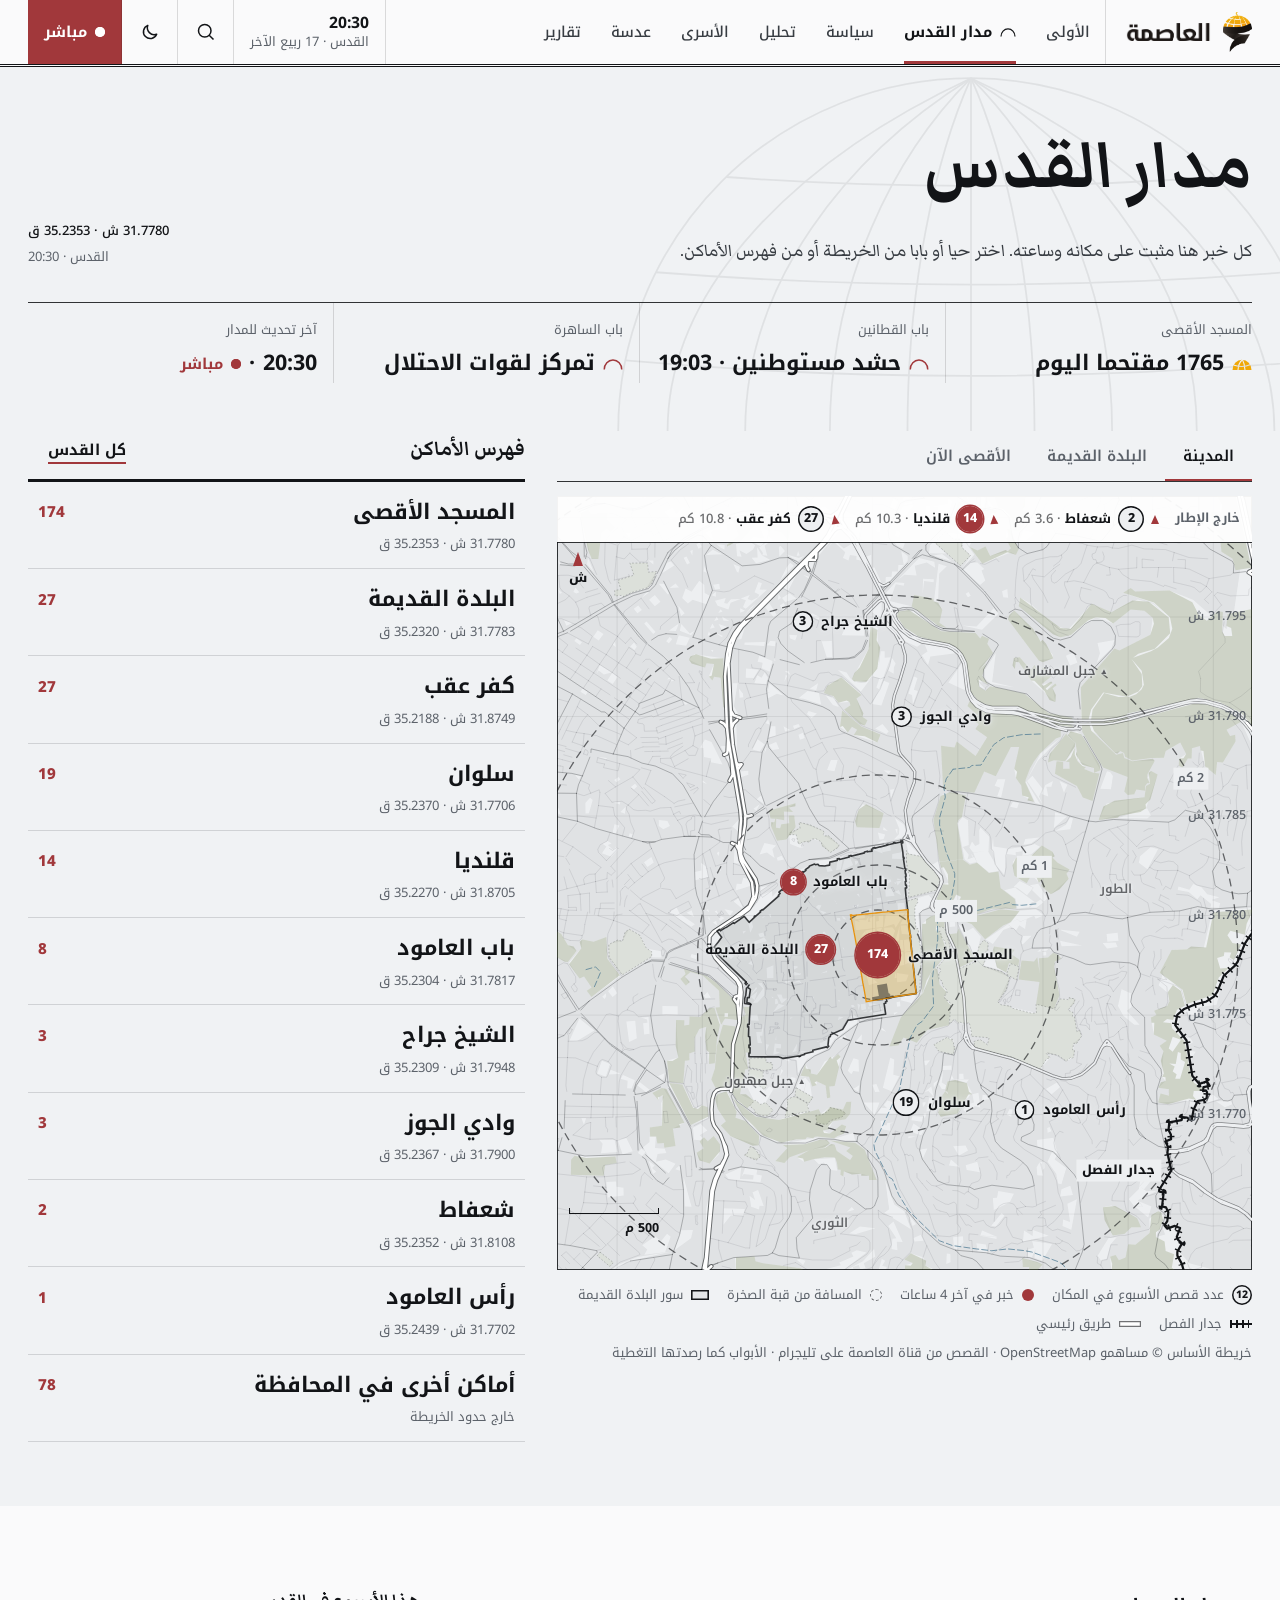
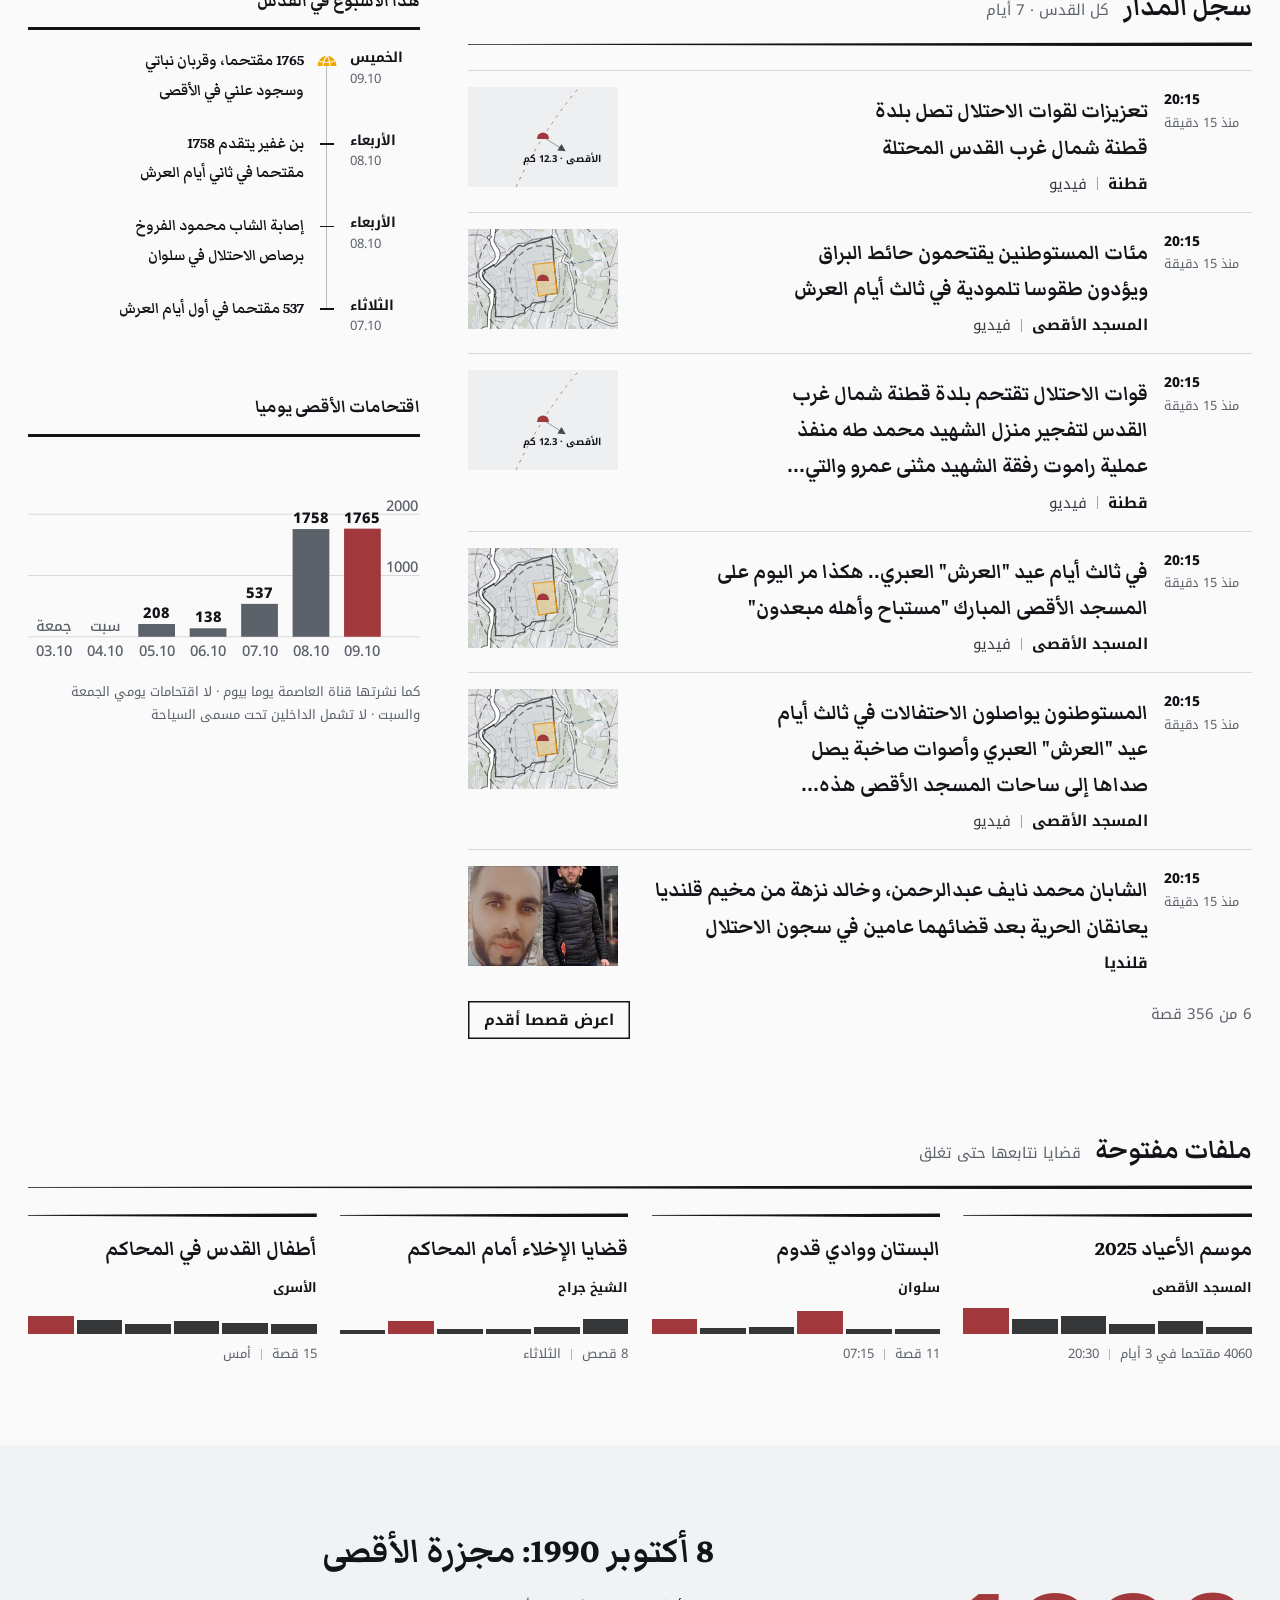
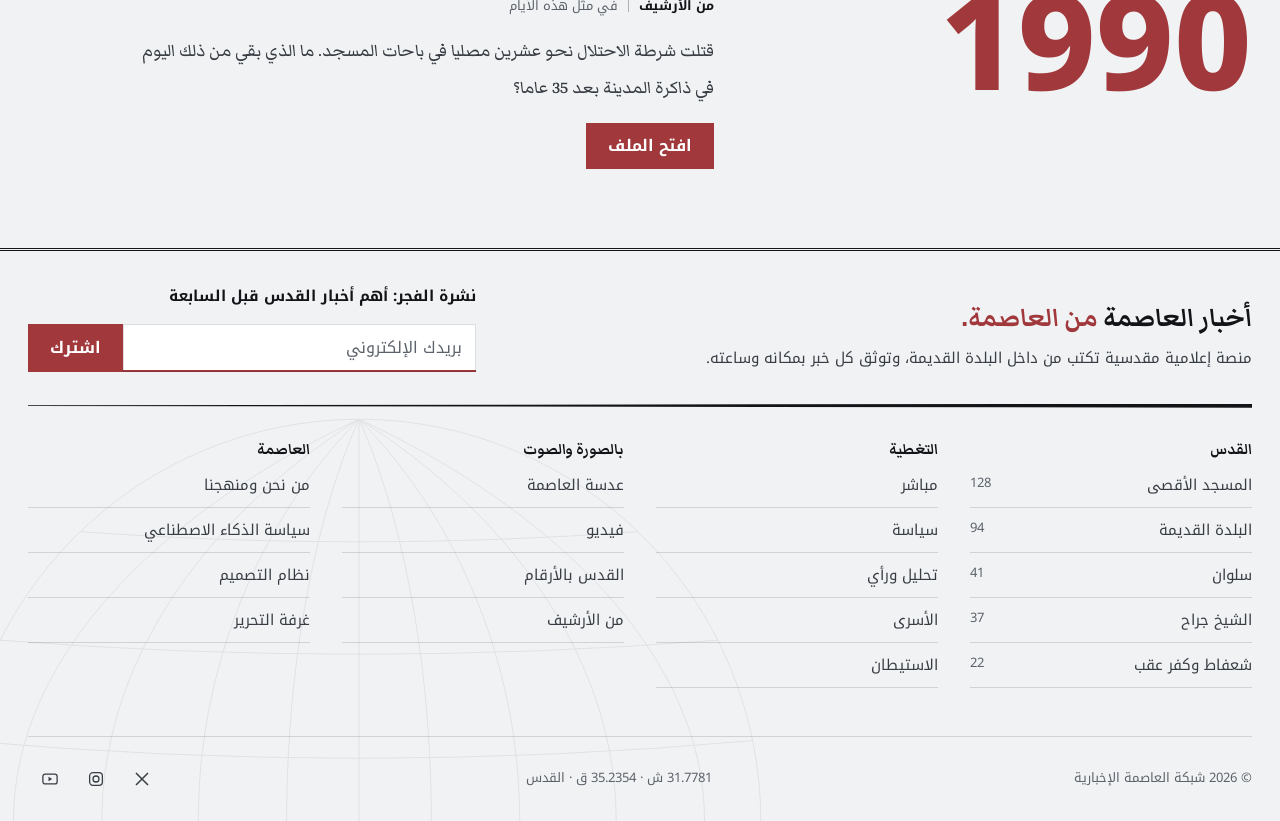
<file: jerusalem.html>
<!doctype html>
<html lang="ar" dir="rtl">
<head>
<meta charset="utf-8">
<meta name="viewport" content="width=device-width, initial-scale=1, viewport-fit=cover">
<meta name="robots" content="noindex, nofollow">
<title>مدار القدس — العاصمة</title>
<meta name="description" content="كل ما يجري في القدس، مثبتا على مكانه وساعته.">
<link rel="preconnect" href="https://fonts.googleapis.com">
<link rel="preconnect" href="https://fonts.gstatic.com" crossorigin>
<link rel="stylesheet" href="https://fonts.googleapis.com/css2?family=Markazi+Text:wght@400;500;600;700&family=Noto+Kufi+Arabic:wght@400;500;600;700;800&family=JetBrains+Mono:wght@400;600&display=swap">
<link rel="stylesheet" href="assets/css/asima.css?v=48">
<style>
  .hub-hero { padding-block: var(--s-7) var(--s-6); position: relative; overflow: hidden; }
  .hub-hero__globe { position: absolute; inset-inline-start: -4vw; bottom: 0; width: min(720px, 70vw); aspect-ratio: 2 / 1; color: var(--ink); opacity: .07; pointer-events: none; } .hub-hero__globe svg { width: 100%; height: 100%; }
  .hub-hero h1 { font-size: clamp(2.8rem, 1.6rem + 4.6vw, 6rem); font-weight: 800; line-height: 1.25; }
  .hub-hero__top { display: grid; grid-template-columns: minmax(0, 1fr) auto; gap: var(--s-6); align-items: end; }
  .pulse-row { display: grid; grid-template-columns: repeat(4, minmax(0, 1fr)); margin-top: var(--s-6); border-top: 1px solid var(--rule-strong); }
  .pulse-row > div { padding: var(--s-4) 0 0; padding-inline-end: var(--s-4); display: grid; gap: 4px; }
  .pulse-row > div + div { border-inline-start: 1px solid var(--rule); padding-inline-start: var(--s-4); }
  .pulse-row dt { font-size: var(--t-meta); color: var(--ink-3); }
  .pulse-row dd { margin: 0; font-weight: 700; font-size: var(--t-4); display: flex; align-items: center; gap: 8px; }
  .pulse-row .sq { width: 20px; height: 11px; flex: none; background: var(--dome); -webkit-mask: var(--dome-mask) center / contain no-repeat; mask: var(--dome-mask) center / contain no-repeat; } .pulse-row .sq--line { -webkit-mask-image: var(--arc-mask); mask-image: var(--arc-mask); background: var(--accent); } .pulse-row .sq--ok { background: #5CC497; }

  .atlas { display: grid; grid-template-columns: minmax(0, 7fr) minmax(0, 5fr); gap: var(--s-6); padding-bottom: var(--s-8); align-items: start; }
  .atlas__map { display: grid; gap: 14px; min-width: 0; }
  /* the index is the city list; closer in, the column shows the gates the map shows */
  #hub-panel [data-panel="city"], .atlas:not([data-view="city"]) #gaz { display: none; }
  #hub-panel .omap__now { margin-top: var(--s-4); }

  .gaz { display: grid; align-content: start; }
  .gaz__head { display: flex; justify-content: space-between; align-items: baseline; border-bottom: 3px solid var(--ink); padding-bottom: 10px; }
  .gaz__head h2 { font-size: var(--t-3); font-weight: 800; }
  .gaz button { display: grid; grid-template-columns: minmax(0, 1fr) auto; gap: 2px 12px; width: 100%; padding: 12px 10px; background: none; border: 0; border-bottom: 1px solid var(--rule); text-align: start; color: var(--ink); transition: background var(--d-2); }
  .gaz button:hover b { color: var(--accent); }
  .gaz button[aria-pressed="true"] { background: color-mix(in srgb, var(--accent) 10%, transparent); } .gaz button[aria-pressed="true"] b::before { content: ""; display: inline-block; width: 18px; height: 10px; margin-inline-end: 8px; background: var(--accent); -webkit-mask: var(--dome-mask) center / contain no-repeat; mask: var(--dome-mask) center / contain no-repeat; }
  .gaz b { font-weight: 700; font-size: var(--t-4); }
  .gaz .n { font-weight: 800; color: var(--accent); font-size: .95rem; align-self: center; font-variant-numeric: tabular-nums; }
  .gaz .coord { grid-column: 1 / -1; }

  .feed-wrap { display: grid; grid-template-columns: minmax(0, 8fr) minmax(0, 4fr); gap: var(--s-7); }
  .feed { display: grid; }
  .feed article { display: grid; grid-template-columns: 88px minmax(0, 1fr) 150px; gap: var(--s-4); padding-block: var(--s-4); border-top: 1px solid var(--rule); align-items: start; }
  .feed article .when { font-size: .86rem; font-weight: 800; text-align: end; line-height: 1.8; font-variant-numeric: tabular-nums; }
  .feed article .when small { display: block; color: var(--ink-3); font-weight: 400; font-size: .8rem; }
  .feed article h3 { font-size: var(--t-3); font-weight: 700; line-height: 1.45; margin-block: 6px; }
  .feed article p { color: var(--ink-2); font-size: var(--t-sm); }
  .feed article .frame { aspect-ratio: 3 / 2; }
  .feed__status { font-size: var(--t-sm); color: var(--ink-3); padding-block: 10px; display: flex; justify-content: space-between; gap: 12px; flex-wrap: wrap; }

  .dossiers { display: grid; grid-template-columns: repeat(4, minmax(0, 1fr)); gap: var(--col-gap); }
  .dossier-card { display: grid; gap: 10px; align-content: start; padding-top: 18px; position: relative; } .dossier-card::before { content: ""; position: absolute; inset-inline: 0; top: 0; height: 4px; background: var(--ink); clip-path: polygon(0 42%, 100% 0, 100% 100%, 0 58%); }
  .dossier-card h3 { font-size: var(--t-3); font-weight: 800; }
  .dossier-card .ticks { display: flex; gap: 3px; height: 26px; align-items: end; }
  .dossier-card .ticks i { flex: 1; background: var(--ink); opacity: .85; min-height: 3px; }
  .dossier-card .ticks i.k { background: var(--accent); opacity: 1; }

  .chart { width: 100%; height: auto; direction: ltr; }
  .chart .bar { fill: var(--ink-3); }
  .chart .bar.hl { fill: var(--accent); }
  .chart text { font: 500 12px var(--f-display); fill: var(--ink-3); }
  .chart .grid { stroke: var(--rule); }
  .chart .val { font: 800 12px var(--f-display); fill: var(--ink); }

  .archive { display: grid; grid-template-columns: minmax(0, 5fr) minmax(0, 7fr); gap: var(--s-7); align-items: center; }
  .archive__year { font-family: var(--f-display); font-weight: 800; font-size: clamp(4rem, 2rem + 8vw, 9rem); line-height: 1; color: var(--accent); direction: ltr; text-align: end; }

  @media (max-width: 1100px) {
    .atlas, .feed-wrap, .archive { grid-template-columns: 1fr; }
    #gaz { display: grid; grid-template-columns: repeat(auto-fill, minmax(220px, 1fr)); column-gap: var(--s-5); }
    .dossiers { grid-template-columns: repeat(2, minmax(0, 1fr)); }
    .pulse-row { grid-template-columns: repeat(2, minmax(0, 1fr)); }
    .pulse-row > div:nth-child(3) { border-inline-start: 0; padding-inline-start: 0; }
    .archive__year { text-align: start; }
  }
  @media (max-width: 640px) {
    .hub-hero__top { grid-template-columns: 1fr; }
    .feed article { grid-template-columns: 64px minmax(0, 1fr); }
    .feed article .frame { display: none; }
    .dossiers { grid-template-columns: 1fr; }
    .gaz { max-height: none; }
    .gaz .coord { display: none; }
    /* one column on a phone: each place and each status reads on one line, label at the start and value at the end */
    #gaz { grid-template-columns: 1fr; }
    .gaz button { padding: 12px 4px; }
    .gaz b { font-size: var(--fs-h5); line-height: 1.4; }
    .pulse-row { grid-template-columns: 1fr; }
    .pulse-row > div, .pulse-row > div + div { grid-template-columns: auto minmax(0, 1fr); align-items: baseline; gap: 12px; padding: 12px 0; border-inline-start: 0; padding-inline: 0; }
    .pulse-row > div + div { border-top: 1px solid var(--rule); }
    .pulse-row dd { justify-content: flex-end; text-align: end; font-size: var(--fs-ui); line-height: 1.5; }
    .pulse-row .live-tag { padding-block: 10px; margin-block: -10px; }   /* a 44px tap area without moving the row */
  }
</style>
</head>
<body>
<a class="skip" href="#main">تخط إلى المحتوى</a>
<header data-ribbon data-current="jerusalem"></header>

<main id="main">
  <div class="night">
    <section class="hub-hero" aria-labelledby="hub-h">
      <div class="hub-hero__globe" data-globe></div>
      <div class="wrap">
        <div class="hub-hero__top">
          <div>
                        <h1 id="hub-h">مدار القدس</h1>
            <p class="dek" style="margin-top:var(--s-3)">كل خبر هنا مثبت على مكانه وساعته. اختر حيا أو بابا من الخريطة أو من فهرس الأماكن.</p>
          </div>
          <div class="coord" style="text-align:end;line-height:2"><b>31.7780 ش · 35.2353 ق</b><br>القدس · <span data-clock></span></div>
        </div>
        <dl class="pulse-row" aria-label="حال المدينة الآن">
          <div><dt>المسجد الأقصى</dt><dd><span class="sq" aria-hidden="true"></span>1765 مقتحما اليوم</dd></div>
          <div><dt>باب القطانين</dt><dd><span class="sq sq--line" aria-hidden="true"></span>حشد مستوطنين · 19:03</dd></div>
          <div><dt>باب الساهرة</dt><dd><span class="sq sq--line" aria-hidden="true"></span>تمركز لقوات الاحتلال</dd></div>
          <div><dt>آخر تحديث للمدار</dt><dd><span class="num">20:30</span> · <a class="live-tag" href="live.html"><span class="pulse"></span>مباشر</a></dd></div>
        </dl>
      </div>
    </section>

    <section class="wrap atlas" aria-label="الخريطة وفهرس الأماكن" data-view="city">
      <div class="atlas__map">
        <div class="tabs" role="tablist" aria-label="مستوى الخريطة" id="hub-tabs">
          <button role="tab" aria-selected="true" data-view="city">المدينة</button>
          <button role="tab" aria-selected="false" tabindex="-1" data-view="old">البلدة القديمة</button>
          <button role="tab" aria-selected="false" tabindex="-1" data-view="aqsa">الأقصى الآن</button>
        </div>
        <div class="omap" id="hub-map" role="group" aria-label="خريطة القدس: البلدة القديمة والأحياء حولها، والمسافات الحقيقية من المسجد الأقصى، وعدد القصص في كل مكان هذا الأسبوع. اختر مكانا لتصفية السجل."></div>
        <div class="omap-key"><span aria-hidden="true"><i class="is-count">12</i>عدد قصص الأسبوع في المكان</span><span aria-hidden="true"><i class="is-hot"></i>خبر في آخر 4 ساعات</span><span aria-hidden="true"><i class="is-ring"></i>المسافة من قبة الصخرة</span><span aria-hidden="true"><i class="is-wall"></i>سور البلدة القديمة</span><span aria-hidden="true"><i class="is-barrier"></i>جدار الفصل</span><span aria-hidden="true"><i class="is-road"></i>طريق رئيسي</span><span class="omap-key__src">خريطة الأساس © مساهمو OpenStreetMap · القصص من قناة العاصمة على تليجرام · الأبواب كما رصدتها التغطية</span></div>
      </div>
      <div class="gaz">
        <div class="gaz__head"><h2 id="gaz-h">فهرس الأماكن</h2><button type="button" class="btn btn--quiet btn--sm" data-clear style="width:auto;border:0;padding:0 8px">كل القدس</button></div>
        <div id="gaz" role="group" aria-labelledby="gaz-h"></div>
        <div id="hub-panel" aria-live="polite"></div>
      </div>
    </section>
  </div>

  <section class="section" aria-labelledby="feed-h">
    <div class="wrap feed-wrap">
      <div>
        <header class="sec-head"><div class="sec-head__t"><h2 id="feed-h">سجل المدار</h2><span class="muted" id="feed-scope" style="font-size:var(--t-sm)">كل القدس · 7 أيام</span></div></header>
        <div class="feed" id="feed" aria-live="polite"></div>
        <div class="feed__status"><span id="feed-count"></span><button class="btn btn--line btn--sm" type="button" id="more">اعرض قصصا أقدم</button></div>
      </div>
      <aside class="stack-lg" aria-label="هذا الأسبوع">
        <div>
          <h3 class="hl-4" style="border-bottom:3px solid var(--ink);padding-bottom:10px;margin-bottom:var(--s-4)">هذا الأسبوع في القدس</h3>
          <ol class="ledger">
            <li class="ledger__item is-key"><span class="ledger__time">الخميس<small>09.10</small></span><span class="ledger__node"></span><div class="ledger__body"><h4>1765 مقتحما، وقربان نباتي وسجود علني في الأقصى</h4></div></li>
            <li class="ledger__item"><span class="ledger__time">الأربعاء<small>08.10</small></span><span class="ledger__node"></span><div class="ledger__body"><h4>بن غفير يتقدم 1758 مقتحما في ثاني أيام العرش</h4></div></li>
            <li class="ledger__item"><span class="ledger__time">الأربعاء<small>08.10</small></span><span class="ledger__node"></span><div class="ledger__body"><h4>إصابة الشاب محمود الفروخ برصاص الاحتلال في سلوان</h4></div></li>
            <li class="ledger__item"><span class="ledger__time">الثلاثاء<small>07.10</small></span><span class="ledger__node"></span><div class="ledger__body"><h4>537 مقتحما في أول أيام العرش</h4></div></li>
          </ol>
        </div>
        <div id="data">
          <h3 class="hl-4" style="border-bottom:3px solid var(--ink);padding-bottom:10px;margin-bottom:var(--s-4)">اقتحامات الأقصى يوميا</h3>
          <svg class="chart" viewBox="0 0 320 180" role="img" aria-label="عدد المقتحمين يوميا خلال سبعة أيام: صفر يومي الجمعة والسبت، 208 الأحد، 138 الاثنين، 537 الثلاثاء، 1758 الأربعاء، و1765 اليوم">
            <line class="grid" x1="0" x2="320" y1="150" y2="150"/><line class="grid" x1="0" x2="320" y1="100" y2="100"/><line class="grid" x1="0" x2="320" y1="50" y2="50"/>
            <text x="318" y="47" text-anchor="end">2000</text><text x="318" y="97" text-anchor="end">1000</text>
          </svg>
          <p class="fig__src" style="font-size:var(--t-meta);color:var(--ink-3);margin-top:8px">كما نشرتها قناة العاصمة يوما بيوم · لا اقتحامات يومي الجمعة والسبت · لا تشمل الداخلين تحت مسمى السياحة</p>
        </div>
      </aside>
    </div>
  </section>

  <section class="section" style="padding-top:0" aria-labelledby="dos-h">
    <div class="wrap">
      <header class="sec-head"><div class="sec-head__t"><h2 id="dos-h">ملفات مفتوحة</h2><span class="muted" style="font-size:var(--t-sm)">قضايا نتابعها حتى تغلق</span></div></header>
      <div class="dossiers">
        <a class="dossier-card" href="article.html"><h3>موسم الأعياد 2025</h3><p class="placeline"><b>المسجد الأقصى</b></p><div class="ticks" aria-hidden="true"><i style="height:30%"></i><i style="height:50%"></i><i style="height:40%"></i><i style="height:70%"></i><i style="height:60%"></i><i class="k" style="height:100%"></i></div><span class="meta"><span>4060 مقتحما في 3 أيام</span><time>20:30</time></span></a>
        <a class="dossier-card" href="article.html"><h3>البستان ووادي قدوم</h3><p class="placeline"><b>سلوان</b></p><div class="ticks" aria-hidden="true"><i style="height:20%"></i><i style="height:20%"></i><i class="k" style="height:90%"></i><i style="height:30%"></i><i style="height:25%"></i><i class="k" style="height:60%"></i></div><span class="meta"><span>11 قصة</span><time>07:15</time></span></a>
        <a class="dossier-card" href="article.html"><h3>قضايا الإخلاء أمام المحاكم</h3><p class="placeline"><b>الشيخ جراح</b></p><div class="ticks" aria-hidden="true"><i style="height:60%"></i><i style="height:30%"></i><i style="height:20%"></i><i style="height:20%"></i><i class="k" style="height:50%"></i><i style="height:15%"></i></div><span class="meta"><span>8 قصص</span><time>الثلاثاء</time></span></a>
        <a class="dossier-card" href="article.html"><h3>أطفال القدس في المحاكم</h3><p class="placeline"><b>الأسرى</b></p><div class="ticks" aria-hidden="true"><i style="height:40%"></i><i style="height:45%"></i><i style="height:50%"></i><i style="height:40%"></i><i style="height:55%"></i><i class="k" style="height:70%"></i></div><span class="meta"><span>15 قصة</span><time>أمس</time></span></a>
      </div>
    </div>
  </section>

  <section class="night section" aria-labelledby="arc-h">
    <div class="wrap archive">
      <div class="archive__year">1990</div>
      <div class="stack">
        <h2 id="arc-h" class="hl-1">8 أكتوبر 1990: مجزرة الأقصى</h2>
        <p class="placeline"><b>من الأرشيف</b><span>في مثل هذه الأيام</span></p>
        <p class="dek">قتلت شرطة الاحتلال نحو عشرين مصليا في باحات المسجد. ما الذي بقي من ذلك اليوم في ذاكرة المدينة بعد 35 عاما؟</p>
        <a class="btn btn--gold" href="article.html" style="justify-self:start">افتح الملف</a>
      </div>
    </div>
  </section>
</main>

<footer data-coda></footer>
<script src="assets/js/jerusalem-geo.js?v=3" defer></script>
<script src="assets/js/asima.js?v=33" defer></script>
<script src="assets/js/jerusalem-week.js?v=3" defer></script>
<script src="assets/js/jerusalem-base.js?v=1" defer></script>
<script src="assets/js/jerusalem-map.js?v=10" defer></script>
<script>
addEventListener('DOMContentLoaded', () => {
  const M = window.AsimaMap; if (!M) return;
  const { places, week } = M;
  const $ = id => document.getElementById(id);
  const placeOf = k => places.find(p => p.k === k);
  const pname = s => s.k === 'other' ? s.n : placeOf(s.k).n;
  const gaz = $('gaz'), feed = $('feed'), atlas = document.querySelector('.atlas');
  gaz.innerHTML = places.slice().sort((a, b) => b.count - a.count).map(p => `<button type="button" aria-pressed="false" data-k="${p.k}"><b>${p.n}</b><span class="n">${p.count}</span><span class="coord">${p.coord}</span></button>`).join('')
    + (M.elsewhere ? `<button type="button" aria-pressed="false" data-k="other"><b>أماكن أخرى في المحافظة</b><span class="n">${M.elsewhere}</span><span class="coord">خارج حدود الخريطة</span></button>` : '');

  const total = n => n === 1 ? 'قصة واحدة' : n === 2 ? 'قصتان' : `${n} ${n <= 10 ? 'قصص' : 'قصة'}`;
  let current = null, shown = 6, map = null;
  const render = () => {
    const list = week.filter(s => !current || s.k === current);
    feed.innerHTML = list.slice(0, shown).map(s => `<article><div class="when">${s.when}<small data-ago="${s.ago}">${asima.ago(s.ago)}</small></div><div><h3><a href="article.html" class="hl"><span class="hl-u">${s.h}</span></a></h3><p>${s.d}</p><p class="placeline" style="margin-top:6px"><b>${pname(s)}</b>${s.v ? '<span>فيديو</span>' : ''}</p></div>${s.img ? `<a href="article.html" class="frame" tabindex="-1" aria-hidden="true"><img src="assets/img/${s.img}-480.jpg" loading="lazy" alt="" width="480" height="640" style="object-position:50% 40%"></a>` : (s.k === 'other' ? `<a href="article.html" class="frame locator" tabindex="-1" aria-hidden="true">${M.xyOfName(s.n) ? asima.locator(null, '', M.xyOfName(s.n)) : asima.locator('city')}</a>` : `<a href="article.html" class="frame locator" tabindex="-1" aria-hidden="true">${asima.locator(s.k)}</a>`)}</article>`).join('');
    $('feed-count').textContent = list.length > shown ? `${shown} من ${total(list.length)}` : total(list.length);
    $('more').hidden = shown >= list.length;
    $('feed-scope').textContent = `${current === 'other' ? 'أماكن أخرى' : current ? placeOf(current).n : 'كل القدس'} · 7 أيام`;
  };
  // the index toggles a place and pins it on the map; a pin chosen on the map sets the log, and a second click clears it
  const select = (k, fromMap) => {
    current = fromMap ? k : (k === null || current === k ? null : k); shown = 6;
    gaz.querySelectorAll('[data-k]').forEach(el => el.setAttribute('aria-pressed', String(el.dataset.k === current)));
    if (!fromMap) map?.select(current);
    if (asima.reduceMotion) { render(); return; }
    feed.classList.add('is-switching');
    setTimeout(() => { render(); feed.classList.remove('is-switching'); }, 150);
  };
  map = M.mount($('hub-map'), { panel: $('hub-panel'), tabs: $('hub-tabs'), onSelect: k => select(k, true) });
  gaz.addEventListener('click', e => { const t = e.target.closest('[data-k]'); if (t) select(t.dataset.k); });
  document.querySelector('[data-clear]').addEventListener('click', () => select(null));
  const heads = { city: 'فهرس الأماكن', old: 'أبواب البلدة القديمة', aqsa: 'الأقصى الآن' };
  $('hub-tabs').addEventListener('click', e => { const v = e.target.closest('[data-view]')?.dataset.view; if (!v) return; atlas.dataset.view = v; $('gaz-h').textContent = heads[v]; });
  $('more').onclick = () => {
    feed.insertAdjacentHTML('beforeend', `<div class="row" style="padding:18px 0">${asima.loader()}<span class="muted" style="font-size:var(--fs-small)">جار تحميل قصص أقدم</span></div>`);
    setTimeout(() => { shown += 6; render(); }, 500);
  };
  render();

  // chart drawn to one scale: y = 150 - v * 0.05 (0..2000 → 150..50); no incursions on Friday and Saturday
  const data = [['03.10', 0, 'جمعة'], ['04.10', 0, 'سبت'], ['05.10', 208], ['06.10', 138], ['07.10', 537], ['08.10', 1758], ['09.10', 1765]];
  const svg = document.querySelector('.chart'); const w = 30, gap = 12;
  svg.insertAdjacentHTML('beforeend', data.map(([d, v, off], i) => {
    const x = 6 + i * (w + gap), h = v * .05, y = 150 - h, last = i === data.length - 1;
    return `<rect class="bar ${last ? 'hl' : ''}" x="${x}" y="${y}" width="${w}" height="${h}"/><text x="${x + w / 2}" y="166" text-anchor="middle">${d}</text>${v ? `<text class="val" x="${x + w / 2}" y="${y - 5}" text-anchor="middle">${v}</text>` : `<text x="${x + w / 2}" y="145" text-anchor="middle">${off}</text>`}`;
  }).join(''));
});
</script>
</body>
</html>
</file>
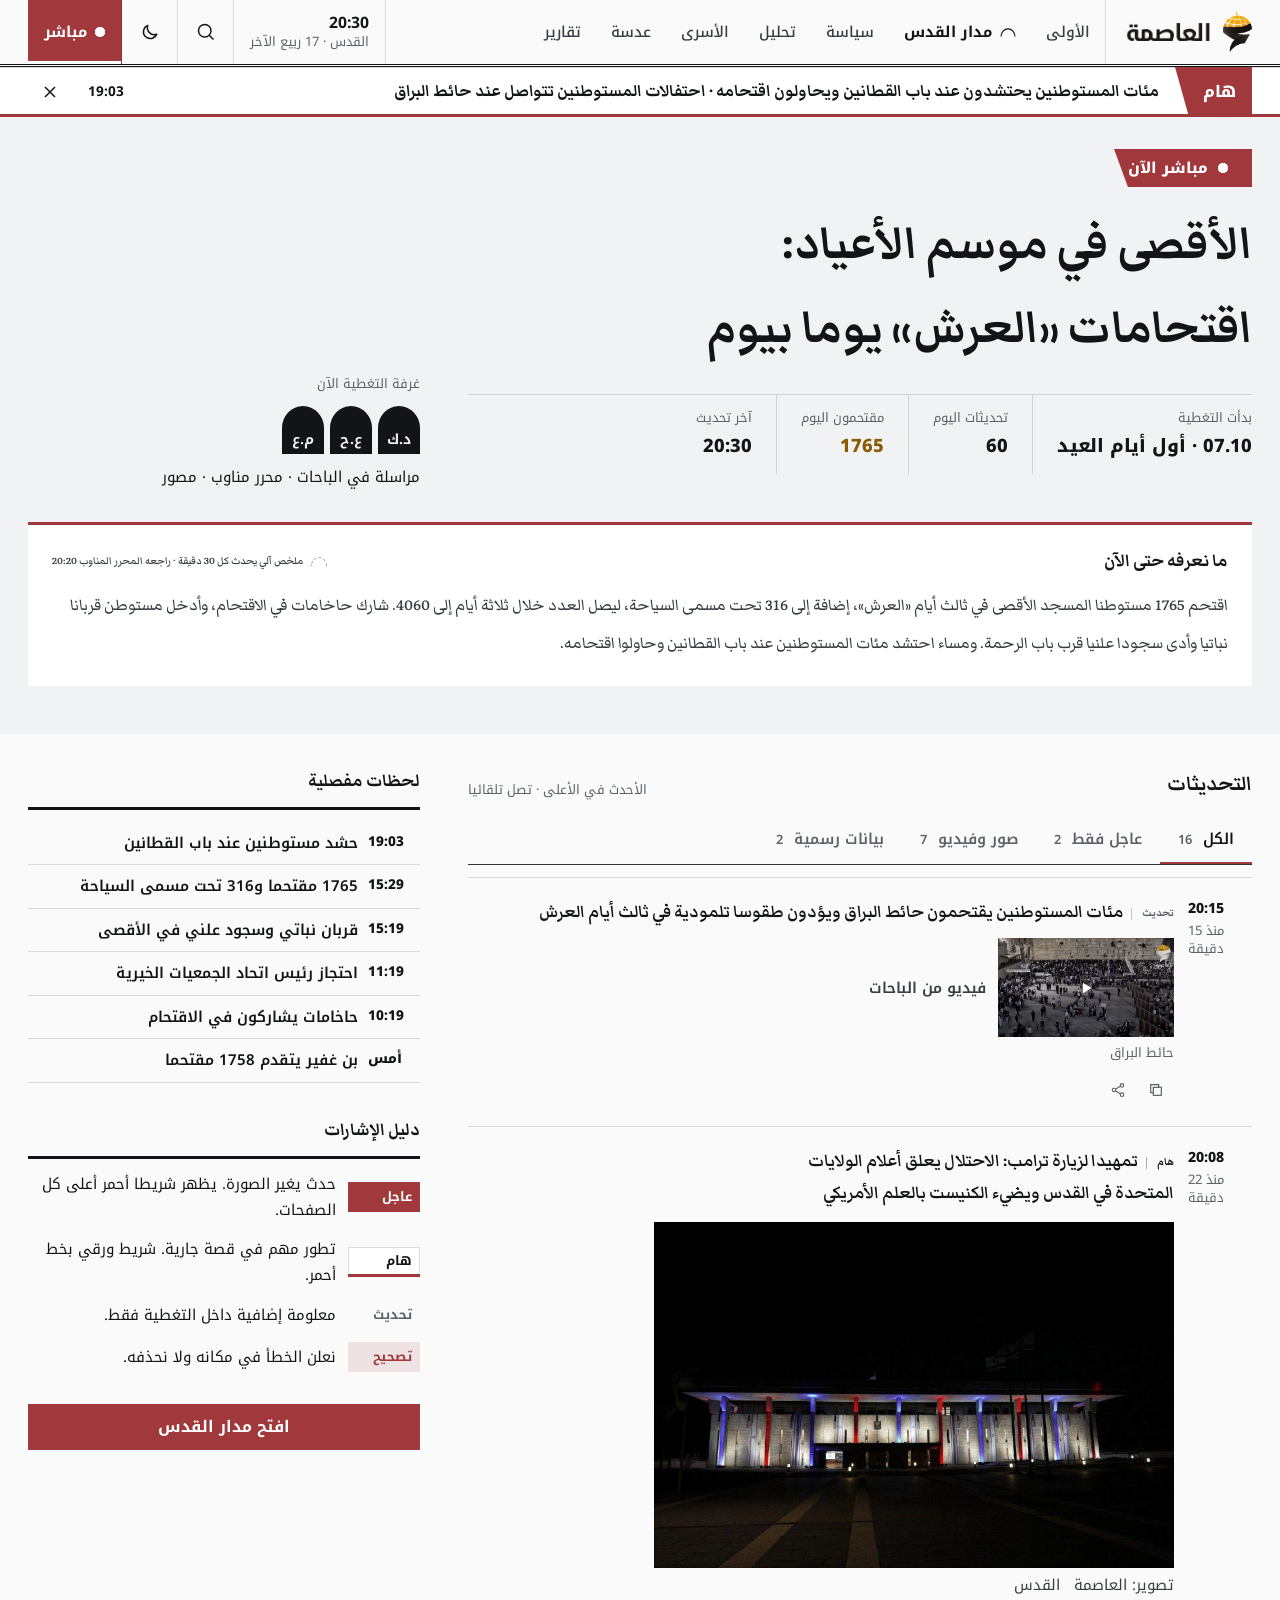
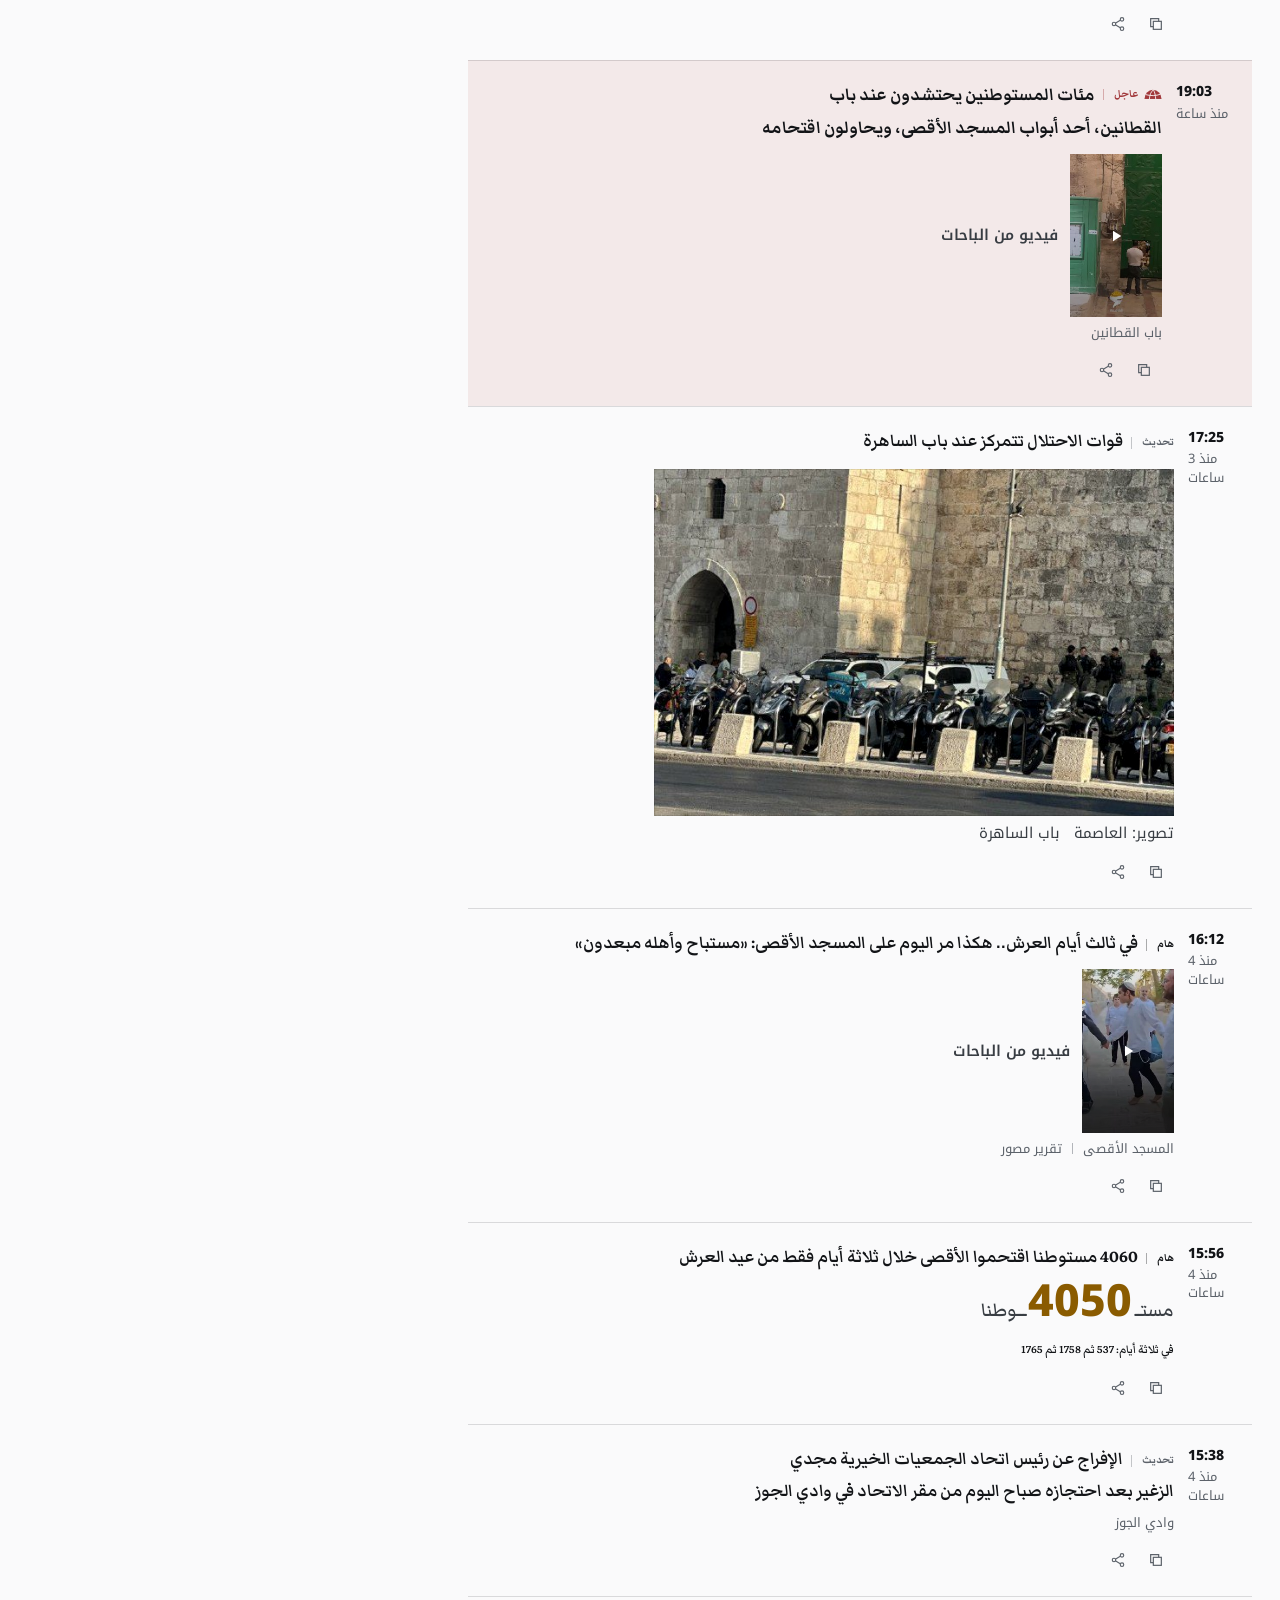
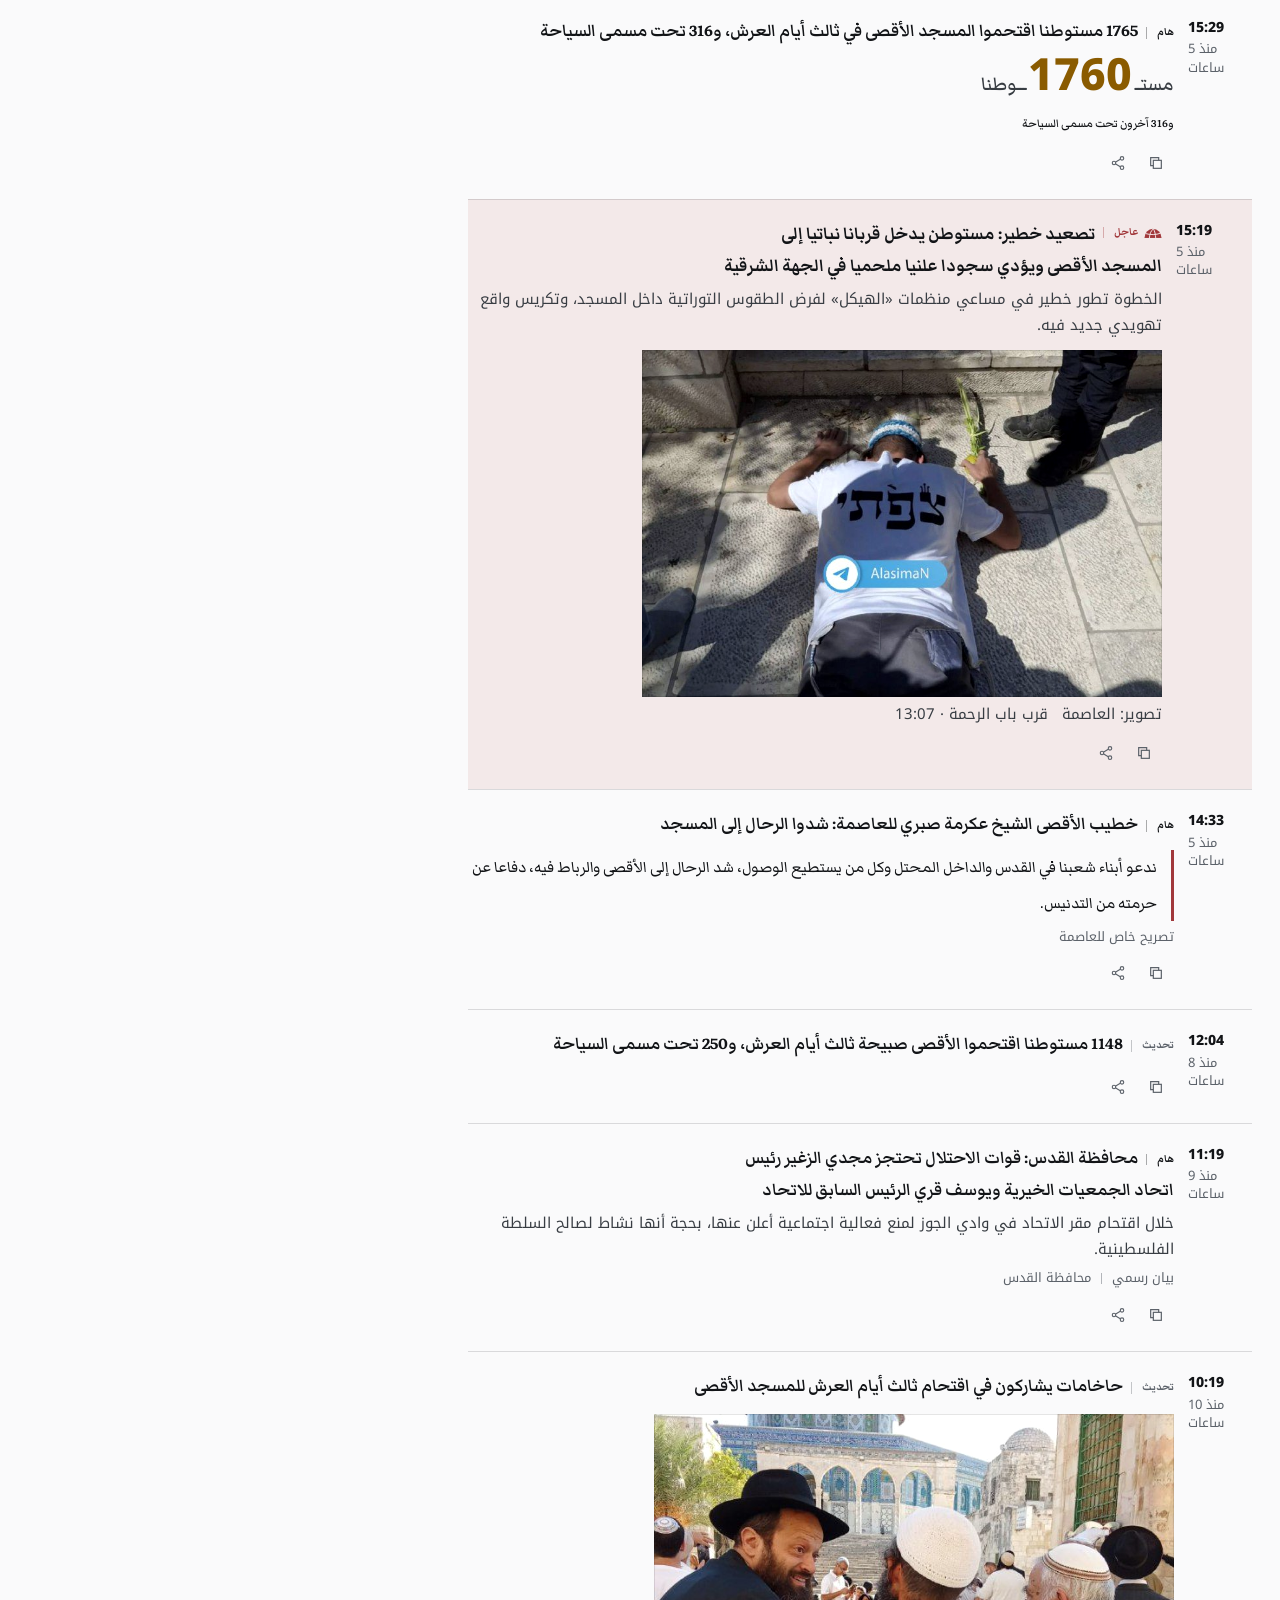
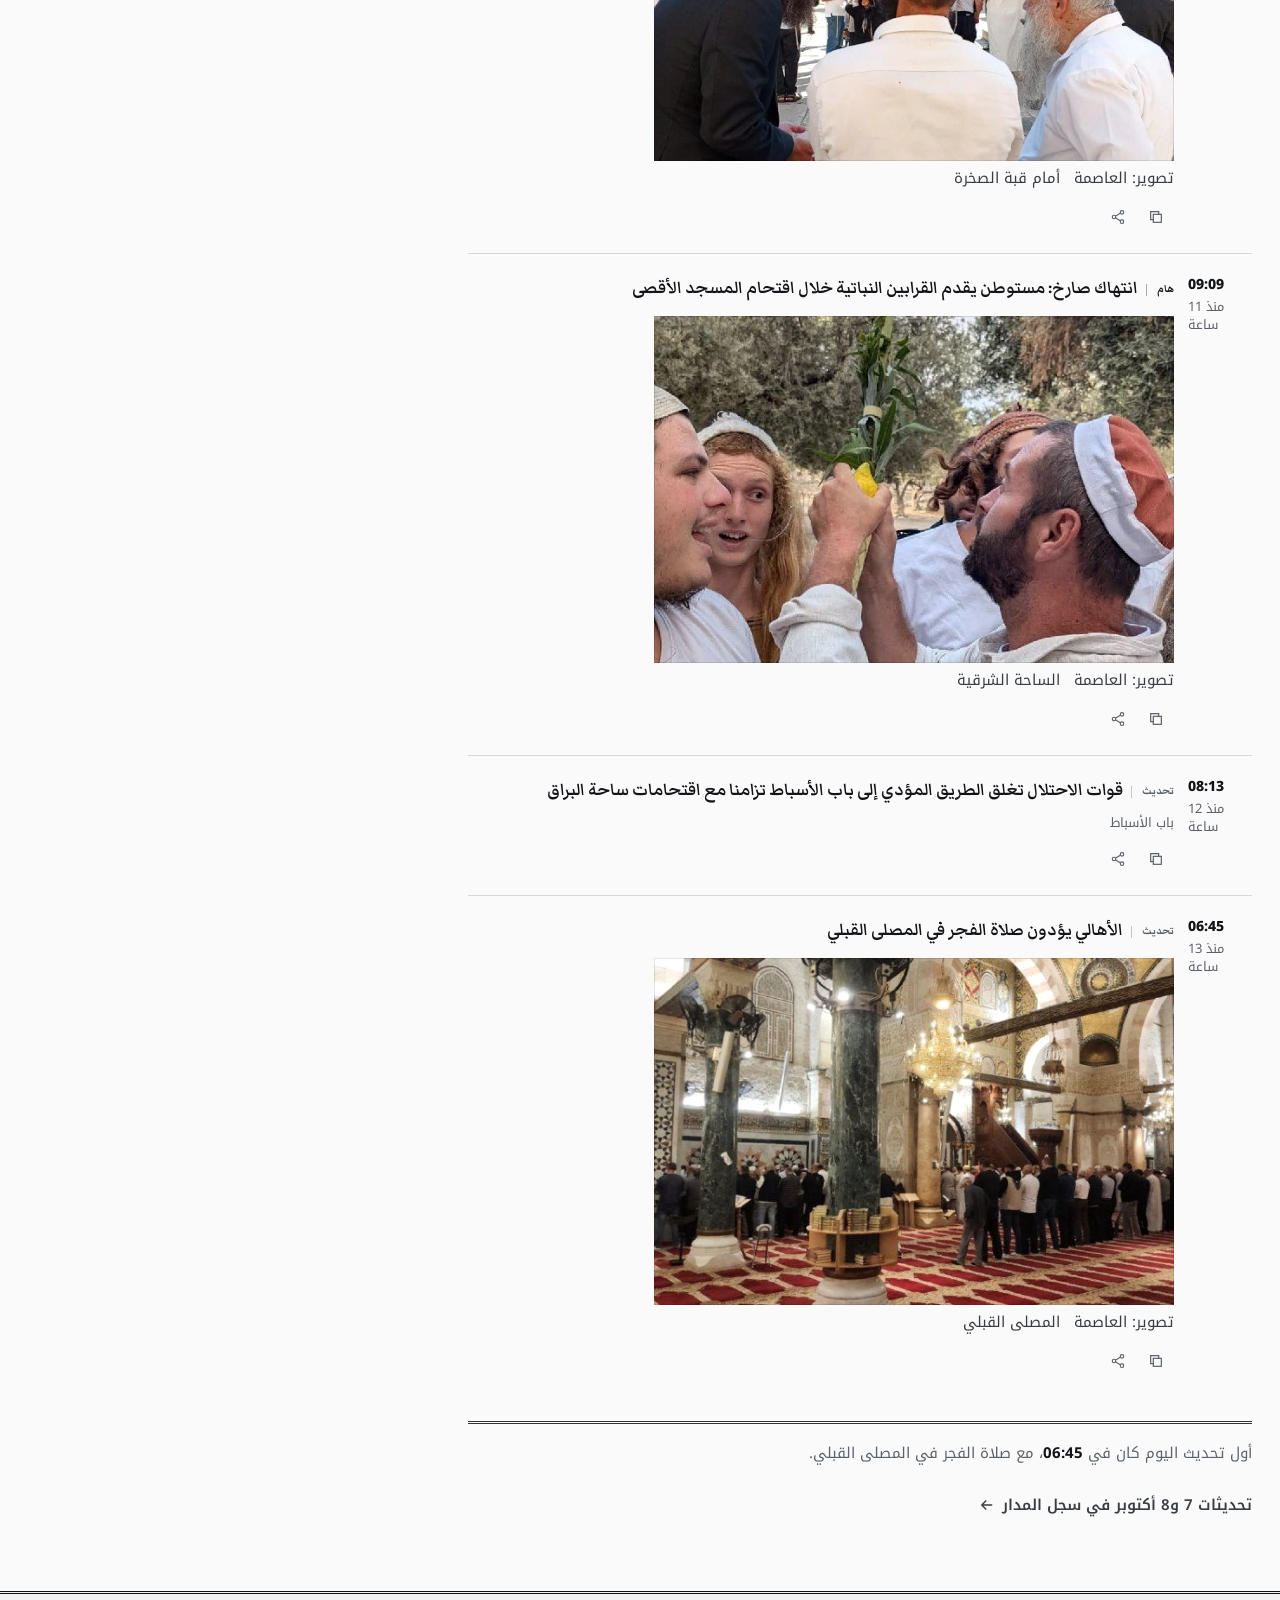
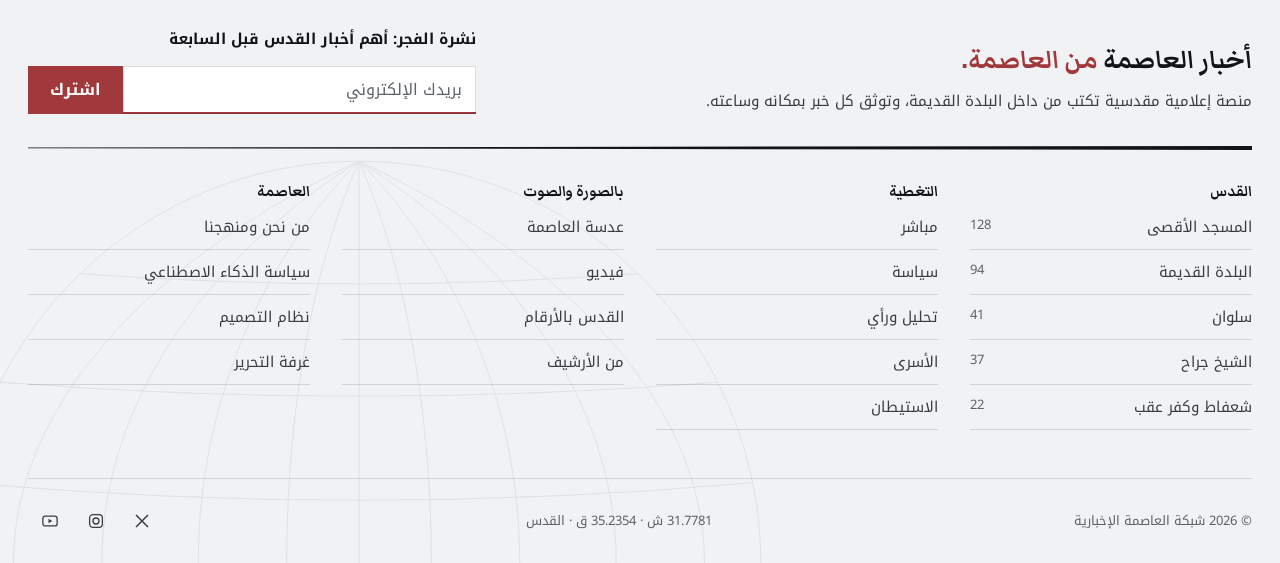
<file: live.html>
<!doctype html>
<html lang="ar" dir="rtl">
<head>
<meta charset="utf-8">
<meta name="viewport" content="width=device-width, initial-scale=1, viewport-fit=cover">
<meta name="robots" content="noindex, nofollow">
<title>مباشر: الأقصى في موسم الأعياد — العاصمة</title>
<meta name="description" content="تغطية مباشرة لحظة بلحظة من المسجد الأقصى والبلدة القديمة.">
<link rel="preconnect" href="https://fonts.googleapis.com">
<link rel="preconnect" href="https://fonts.gstatic.com" crossorigin>
<link rel="stylesheet" href="https://fonts.googleapis.com/css2?family=Markazi+Text:wght@400;500;600;700&family=Noto+Kufi+Arabic:wght@400;500;600;700;800&family=JetBrains+Mono:wght@400;600&display=swap">
<link rel="stylesheet" href="assets/css/asima.css?v=48">
<style>
  .live-head { padding-block: var(--s-6) var(--s-7); }
  .live-head__grid { display: grid; grid-template-columns: minmax(0, 8fr) minmax(0, 4fr); gap: var(--s-7); align-items: end; }
  .onair { display: inline-flex; align-items: center; gap: 10px; background: var(--accent); color: var(--on-accent); font-weight: 800; padding: 6px 24px 6px 14px; clip-path: polygon(0 0, 100% 0, 100% 100%, 14px 100%); font-size: var(--fs-small); }
  .live-head h1 { font-size: clamp(2rem, 1.2rem + 3vw, 3.6rem); font-weight: 800; margin-top: var(--s-4); }
  .live-stats { display: flex; flex-wrap: wrap; gap: 4px 0; margin-top: var(--s-5); border-top: 1px solid var(--rule); }
  .live-stats div { padding: 12px 0; padding-inline-end: var(--s-5); margin-inline-end: var(--s-5); border-inline-end: 1px solid var(--rule); }
  .live-stats div:last-child { border: 0; }
  .live-stats dt { font-size: var(--t-meta); color: var(--ink-3); }
  .live-stats dd { margin: 0; font-weight: 800; font-size: 1.15rem; font-variant-numeric: tabular-nums; }
  .desk { display: grid; gap: 10px; }
  .desk__people { display: flex; gap: 6px; }

  .stream-end { padding-top: var(--s-4); border-top: 3px double var(--rule-strong); color: var(--ink-3); font-size: var(--fs-small); }
  .stream-end b { color: var(--ink); font-variant-numeric: tabular-nums; }
  .sofar { margin-top: var(--s-6); padding: var(--s-5); background: var(--sheet); box-shadow: inset 0 3px 0 var(--accent); }
  .sofar h2 { font-size: var(--t-4); font-weight: 800; display: flex; gap: 12px; align-items: center; flex-wrap: wrap; justify-content: space-between; }
  .sofar p { font-family: var(--f-read); font-size: 1.26rem; line-height: 1.85; margin-top: 10px; color: var(--ink-2); }

  .live-body { display: grid; grid-template-columns: minmax(0, 8fr) minmax(0, 4fr); gap: var(--s-7); padding-block: var(--s-6) var(--s-8); }
  .stream { margin-top: var(--s-3); }
  .stream__item .frame { margin-top: 12px; max-width: 520px; }
  .stream__item blockquote { margin-top: 10px; padding-inline-start: 14px; border-inline-start: 3px solid var(--accent); font-family: var(--f-read); font-size: 1.22rem; line-height: 1.8; }
  .stream__item--fix { background: color-mix(in srgb, var(--alert) 6%, transparent); }
  .stream__item--fix .prio { color: var(--alert); }
  .stream__item .madd { font-size: 1.5rem; margin-top: 8px; }
  .stream__actions { display: flex; gap: 2px; margin-top: 8px; }
  .stream__actions .icon-btn { width: 36px; height: 36px; color: var(--ink-3); }
  .stream__actions .icon-btn svg { width: 16px; height: 16px; }

  .side { display: grid; gap: var(--s-7); align-content: start; }
  .side__sticky { position: sticky; top: calc(var(--ribbon-h) + 24px); display: grid; gap: var(--s-6); }
  .side h3 { font-size: var(--t-4); font-weight: 800; border-bottom: 3px solid var(--ink); padding-bottom: 10px; margin-bottom: var(--s-3); }
  .key a { display: grid; grid-template-columns: 52px minmax(0, 1fr); gap: 10px; padding-block: 10px; border-bottom: 1px solid var(--rule); font-size: var(--t-sm); font-weight: 600; line-height: 1.5; }
  .key time { font-weight: 800; font-size: .85rem; color: var(--ink); text-align: end; font-variant-numeric: tabular-nums; }
  .signals { display: grid; gap: 12px; }
  .signals > div { display: grid; grid-template-columns: 72px minmax(0, 1fr); gap: 12px; align-items: center; font-size: var(--t-sm); }
  .signals .sw { min-height: 30px; display: flex; align-items: center; padding-inline: 8px; font-size: var(--fs-meta); font-weight: 700; }

  .live-body > *, .live-head__grid > * { min-width: 0; }
  @media (max-width: 1000px) {
    .live-head__grid, .live-body { grid-template-columns: 1fr; }
    .side__sticky { position: static; }
  }
  .vid { display: flex; align-items: center; gap: 12px; margin-top: 10px; font-size: var(--fs-small); font-weight: 600; color: var(--ink-2); }
  .vid__thumb { position: relative; flex: none; width: min(176px, 48%); aspect-ratio: 16 / 9; overflow: hidden; background: #0C0E11; }
  .vid__thumb.is-tall { width: min(92px, 32%); aspect-ratio: 9 / 16; }
  .vid__lbl { min-width: 0; }
  .vid__thumb img { width: 100%; height: 100%; object-fit: cover; display: block; }
  .vid__play { position: absolute; inset: 0; display: grid; place-items: center; color: #fff; background: linear-gradient(0deg, rgba(0,0,0,.45), rgba(0,0,0,.1)); }
  .vid:hover .vid__lbl { color: var(--accent-ink); }
</style>
</head>
<body>
<a class="skip" href="#stream">تخط إلى التحديثات</a>
<header data-ribbon data-current="live"></header>

<aside class="breaking breaking--p2" aria-label="خبر هام">
  <div class="wrap breaking__in">
    <span class="breaking__label">هام</span>
    <p class="breaking__text">مئات المستوطنين يحتشدون عند باب القطانين ويحاولون اقتحامه · احتفالات المستوطنين تتواصل عند حائط البراق</p>
    <time class="breaking__time">19:03</time>
    <button class="breaking__close" type="button" aria-label="إخفاء"><svg viewBox="0 0 24 24" width="20" height="20" aria-hidden="true"><path d="M6 6l12 12M18 6 6 18" stroke="currentColor" stroke-width="1.8"/></svg></button>
  </div>
</aside>

<main id="main">
  <section class="night live-head" aria-labelledby="live-h">
    <div class="wrap live-head__grid">
      <div>
        <span class="onair"><span class="pulse" aria-hidden="true"></span>مباشر الآن</span>
        <h1 id="live-h">الأقصى في موسم الأعياد: اقتحامات «العرش» يوما بيوم</h1>
        <dl class="live-stats">
          <div><dt>بدأت التغطية</dt><dd>07.10 · أول أيام العيد</dd></div>
          <div><dt>تحديثات اليوم</dt><dd data-stream-count>60</dd></div>
          <div><dt>مقتحمون اليوم</dt><dd style="color:var(--dome-ink)">1765</dd></div>
          <div><dt>آخر تحديث</dt><dd><span data-clock></span></dd></div>
        </dl>
      </div>
      <div class="desk">
        <span class="muted" style="font-size:var(--t-meta)">غرفة التغطية الآن</span>
        <div class="desk__people"><span class="mono-gram" title="دعاء ك.">د.ك</span><span class="mono-gram" title="عمر ح.">ع.ح</span><span class="mono-gram" title="محمد ع.">م.ع</span></div>
        <span style="font-size:var(--t-sm)">مراسلة في الباحات · محرر مناوب · مصور</span>
      </div>
    </div>
    <div class="wrap">
      <section class="sofar" aria-labelledby="sofar-h">
        <h2 id="sofar-h">ما نعرفه حتى الآن <span class="ai-mark"><span class="ai-glyph" aria-hidden="true"></span>ملخص آلي يحدث كل 30 دقيقة · راجعه المحرر المناوب 20:20</span></h2>
        <p>اقتحم 1765 مستوطنا المسجد الأقصى في ثالث أيام «العرش»، إضافة إلى 316 تحت مسمى السياحة، ليصل العدد خلال ثلاثة أيام إلى 4060. شارك حاخامات في الاقتحام، وأدخل مستوطن قربانا نباتيا وأدى سجودا علنيا قرب باب الرحمة. ومساء احتشد مئات المستوطنين عند باب القطانين وحاولوا اقتحامه.</p>
      </section>
    </div>
  </section>

  <div class="wrap live-body">
    <section aria-labelledby="st-h">
      <div class="row between" style="align-items:end">
        <h2 id="st-h" class="hl-3">التحديثات</h2>
        <span class="muted" style="font-size:var(--t-meta)">الأحدث في الأعلى · تصل تلقائيا</span>
      </div>
      <div class="tabs" role="tablist" aria-label="تصفية التحديثات" style="margin-top:var(--s-3)">
        <button role="tab" aria-selected="true" data-f="all">الكل <span class="count">16</span></button>
        <button role="tab" aria-selected="false" tabindex="-1" data-f="p1">عاجل فقط <span class="count">2</span></button>
        <button role="tab" aria-selected="false" tabindex="-1" data-f="media">صور وفيديو <span class="count">7</span></button>
        <button role="tab" aria-selected="false" tabindex="-1" data-f="official">بيانات رسمية <span class="count">2</span></button>
      </div>
      <div class="stream" id="stream" data-stream>
        <article class="stream__item" data-t="media">
          <div class="stream__t">20:15<small data-ago="15"></small></div>
          <div><h3><span class="prio prio--3">تحديث</span>مئات المستوطنين يقتحمون حائط البراق ويؤدون طقوسا تلمودية في ثالث أيام العرش</h3>
            <a href="article.html" class="vid"><span class="vid__thumb"><img src="assets/img/d9-v-buraq-night.jpg" width="320" height="176" loading="lazy" alt="مستوطنون عند حائط البراق ليلا"><span class="vid__play" aria-hidden="true"><svg viewBox="0 0 24 24" width="18" height="18"><path d="M8 5v14l11-7z" fill="currentColor"/></svg></span></span><span class="vid__lbl">فيديو من الباحات</span></a>
            <div class="meta" style="margin-top:6px"><span>حائط البراق</span></div>
            <div class="stream__actions"><button class="icon-btn" type="button" aria-label="نسخ رابط هذا التحديث" data-copy data-icon="copy"></button><a class="icon-btn" href="#" aria-label="مشاركة" data-icon="share"></a></div></div>
        </article>
        <article class="stream__item" data-t="media">
          <div class="stream__t">20:08<small data-ago="22"></small></div>
          <div><h3><span class="prio prio--2">هام</span>تمهيدا لزيارة ترامب: الاحتلال يعلق أعلام الولايات المتحدة في القدس ويضيء الكنيست بالعلم الأمريكي</h3>
            <a href="article.html" class="frame r-3x2"><img src="assets/img/d9-knesset.jpg" loading="lazy" width="800" height="534" alt="مبنى الكنيست مضاء بألوان العلم الأمريكي ليلا" style="object-position:50% 50%"></a>
            <p class="cap"><span class="cap__credit">العاصمة</span><span>القدس</span></p>
            <div class="stream__actions"><button class="icon-btn" type="button" aria-label="نسخ رابط هذا التحديث" data-copy data-icon="copy"></button><a class="icon-btn" href="#" aria-label="مشاركة" data-icon="share"></a></div></div>
        </article>
        <article class="stream__item stream__item--p1" data-t="p1">
          <div class="stream__t">19:03<small data-ago="87"></small></div>
          <div><h3><span class="prio prio--1">عاجل</span>مئات المستوطنين يحتشدون عند باب القطانين، أحد أبواب المسجد الأقصى، ويحاولون اقتحامه</h3>
            <a href="article.html" class="vid"><span class="vid__thumb is-tall"><img src="assets/img/d9-v-qattanin.jpg" width="175" height="320" loading="lazy" alt="مستوطنون عند باب القطانين"><span class="vid__play" aria-hidden="true"><svg viewBox="0 0 24 24" width="18" height="18"><path d="M8 5v14l11-7z" fill="currentColor"/></svg></span></span><span class="vid__lbl">فيديو من الباحات</span></a>
            <div class="meta" style="margin-top:6px"><span>باب القطانين</span></div>
            <div class="stream__actions"><button class="icon-btn" type="button" aria-label="نسخ رابط هذا التحديث" data-copy data-icon="copy"></button><a class="icon-btn" href="#" aria-label="مشاركة" data-icon="share"></a></div></div>
        </article>
        <article class="stream__item" data-t="media">
          <div class="stream__t">17:25<small data-ago="185"></small></div>
          <div><h3><span class="prio prio--3">تحديث</span>قوات الاحتلال تتمركز عند باب الساهرة</h3>
            <a href="article.html" class="frame r-3x2"><img src="assets/img/d9-sahira.jpg" loading="lazy" width="600" height="800" alt="دراجات وعناصر لقوات الاحتلال أمام باب الساهرة" style="object-position:50% 62%"></a>
            <p class="cap"><span class="cap__credit">العاصمة</span><span>باب الساهرة</span></p>
            <div class="stream__actions"><button class="icon-btn" type="button" aria-label="نسخ رابط هذا التحديث" data-copy data-icon="copy"></button><a class="icon-btn" href="#" aria-label="مشاركة" data-icon="share"></a></div></div>
        </article>
        <article class="stream__item" data-t="media">
          <div class="stream__t">16:12<small data-ago="258"></small></div>
          <div><h3><span class="prio prio--2">هام</span>في ثالث أيام العرش.. هكذا مر اليوم على المسجد الأقصى: «مستباح وأهله مبعدون»</h3>
            <a href="article.html" class="vid"><span class="vid__thumb is-tall"><img src="assets/img/d9-v-day.jpg" width="240" height="320" loading="lazy" alt="مستوطنون يرقصون في ساحات المسجد الأقصى"><span class="vid__play" aria-hidden="true"><svg viewBox="0 0 24 24" width="18" height="18"><path d="M8 5v14l11-7z" fill="currentColor"/></svg></span></span><span class="vid__lbl">فيديو من الباحات</span></a>
            <div class="meta" style="margin-top:6px"><span>المسجد الأقصى</span><span>تقرير مصور</span></div>
            <div class="stream__actions"><button class="icon-btn" type="button" aria-label="نسخ رابط هذا التحديث" data-copy data-icon="copy"></button><a class="icon-btn" href="#" aria-label="مشاركة" data-icon="share"></a></div></div>
        </article>
        <article class="stream__item" data-t="all">
          <div class="stream__t">15:56<small data-ago="274"></small></div>
          <div><h3><span class="prio prio--2">هام</span>4060 مستوطنا اقتحموا الأقصى خلال ثلاثة أيام فقط من عيد العرش</h3>
            <p class="madd">مستــ<span class="madd__fig">4060</span>ـــوطنا<span class="madd__tail">في ثلاثة أيام: 537 ثم 1758 ثم 1765</span></p>
            <div class="stream__actions"><button class="icon-btn" type="button" aria-label="نسخ رابط هذا التحديث" data-copy data-icon="copy"></button><a class="icon-btn" href="#" aria-label="مشاركة" data-icon="share"></a></div></div>
        </article>
        <article class="stream__item" data-t="all">
          <div class="stream__t">15:38<small data-ago="292"></small></div>
          <div><h3><span class="prio prio--3">تحديث</span>الإفراج عن رئيس اتحاد الجمعيات الخيرية مجدي الزغير بعد احتجازه صباح اليوم من مقر الاتحاد في وادي الجوز</h3>
            <div class="meta" style="margin-top:6px"><span>وادي الجوز</span></div>
            <div class="stream__actions"><button class="icon-btn" type="button" aria-label="نسخ رابط هذا التحديث" data-copy data-icon="copy"></button><a class="icon-btn" href="#" aria-label="مشاركة" data-icon="share"></a></div></div>
        </article>
        <article class="stream__item" data-t="all">
          <div class="stream__t">15:29<small data-ago="301"></small></div>
          <div><h3><span class="prio prio--2">هام</span>1765 مستوطنا اقتحموا المسجد الأقصى في ثالث أيام العرش، و316 تحت مسمى السياحة</h3>
            <p class="madd">مستــ<span class="madd__fig">1765</span>ـــوطنا<span class="madd__tail">و316 آخرون تحت مسمى السياحة</span></p>
            <div class="stream__actions"><button class="icon-btn" type="button" aria-label="نسخ رابط هذا التحديث" data-copy data-icon="copy"></button><a class="icon-btn" href="#" aria-label="مشاركة" data-icon="share"></a></div></div>
        </article>
        <article class="stream__item stream__item--p1" data-t="p1">
          <div class="stream__t">15:19<small data-ago="311"></small></div>
          <div><h3><span class="prio prio--1">عاجل</span>تصعيد خطير: مستوطن يدخل قربانا نباتيا إلى المسجد الأقصى ويؤدي سجودا علنيا ملحميا في الجهة الشرقية</h3><p>الخطوة تطور خطير في مساعي منظمات «الهيكل» لفرض الطقوس التوراتية داخل المسجد، وتكريس واقع تهويدي جديد فيه.</p>
            <a href="article.html" class="frame r-3x2"><img src="assets/img/d9-prostration.jpg" loading="lazy" width="800" height="533" alt="مستوطن يؤدي سجودا ملحميا قرب باب الرحمة حاملا قربانا نباتيا" style="object-position:50% 46%"></a>
            <p class="cap"><span class="cap__credit">العاصمة</span><span>قرب باب الرحمة · 13:07</span></p>
            <div class="stream__actions"><button class="icon-btn" type="button" aria-label="نسخ رابط هذا التحديث" data-copy data-icon="copy"></button><a class="icon-btn" href="#" aria-label="مشاركة" data-icon="share"></a></div></div>
        </article>
        <article class="stream__item" data-t="official">
          <div class="stream__t">14:33<small data-ago="357"></small></div>
          <div><h3><span class="prio prio--2">هام</span>خطيب الأقصى الشيخ عكرمة صبري للعاصمة: شدوا الرحال إلى المسجد</h3>
            <blockquote>ندعو أبناء شعبنا في القدس والداخل المحتل وكل من يستطيع الوصول، شد الرحال إلى الأقصى والرباط فيه، دفاعا عن حرمته من التدنيس.</blockquote>
            <div class="meta" style="margin-top:6px"><span>تصريح خاص للعاصمة</span></div>
            <div class="stream__actions"><button class="icon-btn" type="button" aria-label="نسخ رابط هذا التحديث" data-copy data-icon="copy"></button><a class="icon-btn" href="#" aria-label="مشاركة" data-icon="share"></a></div></div>
        </article>
        <article class="stream__item" data-t="all">
          <div class="stream__t">12:04<small data-ago="506"></small></div>
          <div><h3><span class="prio prio--3">تحديث</span>1148 مستوطنا اقتحموا الأقصى صبيحة ثالث أيام العرش، و250 تحت مسمى السياحة</h3>
            <div class="stream__actions"><button class="icon-btn" type="button" aria-label="نسخ رابط هذا التحديث" data-copy data-icon="copy"></button><a class="icon-btn" href="#" aria-label="مشاركة" data-icon="share"></a></div></div>
        </article>
        <article class="stream__item" data-t="official">
          <div class="stream__t">11:19<small data-ago="551"></small></div>
          <div><h3><span class="prio prio--2">هام</span>محافظة القدس: قوات الاحتلال تحتجز مجدي الزغير رئيس اتحاد الجمعيات الخيرية ويوسف قري الرئيس السابق للاتحاد</h3><p>خلال اقتحام مقر الاتحاد في وادي الجوز لمنع فعالية اجتماعية أعلن عنها، بحجة أنها نشاط لصالح السلطة الفلسطينية.</p>
            <div class="meta" style="margin-top:6px"><span>بيان رسمي</span><span>محافظة القدس</span></div>
            <div class="stream__actions"><button class="icon-btn" type="button" aria-label="نسخ رابط هذا التحديث" data-copy data-icon="copy"></button><a class="icon-btn" href="#" aria-label="مشاركة" data-icon="share"></a></div></div>
        </article>
        <article class="stream__item" data-t="media">
          <div class="stream__t">10:19<small data-ago="611"></small></div>
          <div><h3><span class="prio prio--3">تحديث</span>حاخامات يشاركون في اقتحام ثالث أيام العرش للمسجد الأقصى</h3>
            <a href="article.html" class="frame r-3x2"><img src="assets/img/d9-rabbis.jpg" loading="lazy" width="600" height="800" alt="حاخامات يشاركون في الاقتحام أمام قبة الصخرة" style="object-position:40% 30%"></a>
            <p class="cap"><span class="cap__credit">العاصمة</span><span>أمام قبة الصخرة</span></p>
            <div class="stream__actions"><button class="icon-btn" type="button" aria-label="نسخ رابط هذا التحديث" data-copy data-icon="copy"></button><a class="icon-btn" href="#" aria-label="مشاركة" data-icon="share"></a></div></div>
        </article>
        <article class="stream__item" data-t="media">
          <div class="stream__t">09:09<small data-ago="681"></small></div>
          <div><h3><span class="prio prio--2">هام</span>انتهاك صارخ: مستوطن يقدم القرابين النباتية خلال اقتحام المسجد الأقصى</h3>
            <a href="article.html" class="frame r-3x2"><img src="assets/img/d9-offering.jpg" loading="lazy" width="600" height="800" alt="مستوطنون يحملون قرابين نباتية بين أشجار الزيتون" style="object-position:40% 35%"></a>
            <p class="cap"><span class="cap__credit">العاصمة</span><span>الساحة الشرقية</span></p>
            <div class="stream__actions"><button class="icon-btn" type="button" aria-label="نسخ رابط هذا التحديث" data-copy data-icon="copy"></button><a class="icon-btn" href="#" aria-label="مشاركة" data-icon="share"></a></div></div>
        </article>
        <article class="stream__item" data-t="all">
          <div class="stream__t">08:13<small data-ago="737"></small></div>
          <div><h3><span class="prio prio--3">تحديث</span>قوات الاحتلال تغلق الطريق المؤدي إلى باب الأسباط تزامنا مع اقتحامات ساحة البراق</h3>
            <div class="meta" style="margin-top:6px"><span>باب الأسباط</span></div>
            <div class="stream__actions"><button class="icon-btn" type="button" aria-label="نسخ رابط هذا التحديث" data-copy data-icon="copy"></button><a class="icon-btn" href="#" aria-label="مشاركة" data-icon="share"></a></div></div>
        </article>
        <article class="stream__item" data-t="media">
          <div class="stream__t">06:45<small data-ago="825"></small></div>
          <div><h3><span class="prio prio--3">تحديث</span>الأهالي يؤدون صلاة الفجر في المصلى القبلي</h3>
            <a href="article.html" class="frame r-3x2"><img src="assets/img/d9-fajr.jpg" loading="lazy" width="800" height="373" alt="مصلون في صلاة الفجر داخل المصلى القبلي" style="object-position:50% 50%"></a>
            <p class="cap"><span class="cap__credit">العاصمة</span><span>المصلى القبلي</span></p>
            <div class="stream__actions"><button class="icon-btn" type="button" aria-label="نسخ رابط هذا التحديث" data-copy data-icon="copy"></button><a class="icon-btn" href="#" aria-label="مشاركة" data-icon="share"></a></div></div>
        </article>
      </div>
      <div class="stack" style="margin-top:var(--s-5)">
        <p class="stream-end">أول تحديث اليوم كان في <b>06:45</b>، مع صلاة الفجر في المصلى القبلي.</p>
        <a class="more-link" href="jerusalem.html#feed-h" style="justify-self:start">تحديثات 7 و8 أكتوبر في سجل المدار<svg class="i-dir" viewBox="0 0 24 24" aria-hidden="true"><path d="M19 12H5m6-6-6 6 6 6" fill="none" stroke="currentColor" stroke-width="1.8"/></svg></a>
      </div>
    </section>

    <aside class="side" aria-label="لحظات مفصلية ودليل الإشارات">
      <div class="side__sticky">
        <div class="key">
          <h3>لحظات مفصلية</h3>
          <a href="#stream"><time>19:03</time>حشد مستوطنين عند باب القطانين</a>
          <a href="#stream"><time>15:29</time>1765 مقتحما و316 تحت مسمى السياحة</a>
          <a href="#stream"><time>15:19</time>قربان نباتي وسجود علني في الأقصى</a>
          <a href="#stream"><time>11:19</time>احتجاز رئيس اتحاد الجمعيات الخيرية</a>
          <a href="#stream"><time>10:19</time>حاخامات يشاركون في الاقتحام</a>
          <a href="#stream"><time>أمس</time>بن غفير يتقدم 1758 مقتحما</a>
        </div>
        <div>
          <h3>دليل الإشارات</h3>
          <div class="signals">
            <div><span class="sw" style="background:var(--accent);color:var(--on-accent)">عاجل</span><span>حدث يغير الصورة. يظهر شريطا أحمر أعلى كل الصفحات.</span></div>
            <div><span class="sw" style="background:var(--sheet);color:var(--ink);box-shadow:inset 0 -3px 0 var(--accent),inset 0 0 0 1px var(--rule)">هام</span><span>تطور مهم في قصة جارية. شريط ورقي بخط أحمر.</span></div>
            <div><span class="sw" style="color:var(--ink-3)">تحديث</span><span>معلومة إضافية داخل التغطية فقط.</span></div>
            <div><span class="sw" style="background:color-mix(in srgb,var(--alert) 12%,transparent);color:var(--alert)">تصحيح</span><span>نعلن الخطأ في مكانه ولا نحذفه.</span></div>
          </div>
        </div>
        <a class="btn btn--gold" href="jerusalem.html">افتح مدار القدس</a>
      </div>
    </aside>
  </div>
</main>

<footer data-coda></footer>
<script src="assets/js/asima.js?v=33" defer></script>
<script>
  addEventListener('DOMContentLoaded', () => {
    document.querySelectorAll('[data-f]').forEach(tab => tab.addEventListener('click', () => {
      const f = tab.dataset.f;
      const s = document.getElementById('stream');
      const apply = () => document.querySelectorAll('#stream .stream__item').forEach(it => { it.hidden = !(f === 'all' || it.dataset.t === f); });
      if (asima.reduceMotion) { apply(); return; }
      s.classList.add('is-switching'); setTimeout(() => { apply(); s.classList.remove('is-switching'); }, 150);
    }));
  });
</script>
</body>
</html>
</file>
<file: assets/css/asima.css>
/* ==========================================================================
   العاصمة — Digital Design System  ·  v1.1 (refined)
   One world, three borrowed forms — all taken from the logo, none of them the logo:
     القبة   the segmented dome: markers, timeline nodes, the lead photo's frame
     الشريط  the paper ribbon that wraps the dome and folds into «ع»: the sash, the fold
     المد   the kashida stretch from the brand's posts: figures live inside words
   «حبر وأحمر»: a white page, neutral ink, and the red of the network's own «عاجل» cards for what is urgent.
   Gold is only the dome: the logo, dome marks, figures set on photographs, the Haram on the map.
   ========================================================================== */

/* ---------- 1. Tokens ---------- */
:root {
  /* Color — «حبر وأحمر»: a white page, neutral ink, the network's red; gold for the dome alone.
     Cool greys only — no warm paper tint, so photographs and the red carry all the colour. */
  --bg: #FAFAFB;            /* the page */
  --bg-2: #F0F2F4;          /* alternate sections: a cool grey band */
  --sheet: #FFFFFF;         /* raised surfaces */
  --sunk: #E5E8EB;
  --ink: #121417;
  --ink-2: #383D43;
  --ink-3: #5C626A;
  --rule: rgba(18, 20, 23, .14);
  --rule-strong: rgba(18, 20, 23, .86);
  --accent: #A1383B;        /* the red of Al-Asima's own «عاجل» cards */
  --accent-deep: #7C2A2C;
  --accent-hover: #8A2F32;   /* a red control under the pointer: darker in light, so white text stays clear */
  --accent-ink: #A1383B;    /* red as text on the page (AA) */
  --on-accent: #FFFFFF;
  --dome: #F0A808;          /* the dome: logo, dome marks, figures on photographs */
  --dome-deep: #E8930F;
  --dome-ink: #8A5B00;      /* the dome's gold as figures on the page (large text, AA) */
  --on-dome: #121417;
  --gold: var(--dome); --gold-deep: var(--dome-deep); --gold-ink: var(--dome-ink); --on-gold: var(--on-dome);   /* v1 names */
  --silver: #8E97A3;        /* the ribbon — machine work */
  --silver-soft: rgba(142, 151, 163, .18);
  --paper: #FFFFFF;         /* the sash surface */
  --paper-ink: #121417;
  --fold: #7C2A2C;          /* the sash's underside where it folds */
  --map-bg: #EDEFF1;        /* the printed map */
  --alert: #A1383B;
  --on-alert: #FFFFFF;
  --ok: #2D7A57;
  --scrim: rgba(18, 20, 23, .6);
  --shade: linear-gradient(180deg, rgba(18,20,23,0) 32%, rgba(18,20,23,.86) 100%);
  --night: #121417;         /* only behind photographs and video */
  --night-fg: #FAFAFB;
  --img-edge: rgba(0, 0, 0, .1);   /* hairline edge on photographs */

  /* Type families */
  --f-display: "Noto Kufi Arabic", "Segoe UI", Tahoma, sans-serif;     /* interface: navigation, labels, data */
  --f-head: "Markazi Text", "Noto Naskh Arabic", "Amiri", serif;        /* headlines: a news Naskh */
  --f-read: "Markazi Text", "Noto Naskh Arabic", serif;                  /* reading */
  --f-mono: "JetBrains Mono", ui-monospace, "Cascadia Mono", Consolas, monospace; /* coordinates & data only */

  /* Type roles — size / line-height. Arabic needs air: no role below 1.38 */
  /* display 30→53 · h1 27→38 · h2 22→30 · h3 19→24 · h4 17→20 · lead 17→19 · ui 16 · meta 13 (floor) */
  --fs-display: clamp(2.15rem, 1.25rem + 2.6vw, 3.75rem);     --lh-display: 1.32;
  --fs-h1:      clamp(1.95rem, 1.35rem + 1.6vw, 2.75rem);    --lh-h1: 1.34;
  --fs-h2:      clamp(1.6rem, 1.3rem + .9vw, 2.15rem);       --lh-h2: 1.4;
  --fs-h3:      clamp(1.36rem, 1.2rem + .45vw, 1.7rem);      --lh-h3: 1.45;
  --fs-h4:      clamp(1.22rem, 1.14rem + .25vw, 1.42rem);    --lh-h4: 1.5;
  --fs-h5:      1.18rem;                                     --lh-h5: 1.55;
  --fs-lead:    clamp(1.2rem, 1.12rem + .3vw, 1.36rem);      --lh-lead: 1.7;
  --fs-body:    clamp(1.28rem, 1.18rem + .32vw, 1.42rem);    --lh-body: 1.85;   /* Markazi reading */
  --fs-body-sm: 1.3rem;                                      --lh-body-sm: 1.8;
  --fs-ui:      1rem;                                        --lh-ui: 1.75;
  --fs-small:   .9375rem;                                    --lh-small: 1.75;
  --fs-caption: .875rem;                                     --lh-caption: 1.8;
  --fs-meta:    .8125rem;                                    --lh-meta: 1.6;
  --fs-micro:   .78rem;                                      /* Latin digits only (coordinates) */
  /* legacy aliases (pages written against v1.0) */
  --t-mega: var(--fs-display); --t-1: var(--fs-h1); --t-2: var(--fs-h2); --t-3: var(--fs-h3); --t-4: var(--fs-h4);
  --t-read: var(--fs-body); --t-ui: var(--fs-ui); --t-sm: var(--fs-small); --t-meta: var(--fs-meta);

  /* Space — 4px base, two section rhythms */
  --s-1: 4px; --s-2: 8px; --s-3: 12px; --s-4: 16px; --s-5: 24px;
  --s-6: 32px; --s-7: 48px; --s-8: 64px; --s-9: 96px;
  --sec: clamp(56px, 6.2vw, 96px);
  --sec-tight: clamp(36px, 4.2vw, 60px);

  /* Grid */
  --max: 1360px;
  --gutter: clamp(16px, 2.2vw, 28px);
  --col-gap: clamp(16px, 1.8vw, 24px);
  --split-gap: clamp(28px, 4vw, 64px);

  /* Shape — square by law; the only curves are the dome's */
  --radius: 0;
  --fold-cut: 14px;

  /* Motion */
  --ease: cubic-bezier(0.23, 1, 0.32, 1);          /* strong ease-out: entrances, feedback */
  --ease-in-out: cubic-bezier(0.77, 0, 0.175, 1);  /* things travelling on screen */
  --ease-drawer: cubic-bezier(0.32, 0.72, 0, 1);
  --d-1: 120ms; --d-2: 220ms; --d-3: 360ms; --d-4: 640ms; --d-5: 1100ms;

  --ribbon-h: 64px;
  --dome-mask: url("data:image/svg+xml,%3Csvg xmlns='http://www.w3.org/2000/svg' viewBox='0 0 40 22'%3E%3Cdefs%3E%3Cmask id='m'%3E%3Cpath d='M1 22 A19 20.5 0 0 1 39 22 Z' fill='white'/%3E%3Cg fill='none' stroke='black' stroke-width='2.1' stroke-linecap='round'%3E%3Cpath d='M21 1.5 C15 6 12.5 13 12 22'/%3E%3Cpath d='M21 1.5 C24 7 25.5 14 26 22'/%3E%3Cpath d='M4.5 12.5 C14 15.5 27 15.5 36.5 11.5'/%3E%3C/g%3E%3C/mask%3E%3C/defs%3E%3Crect width='40' height='22' fill='black' mask='url%28%23m%29'/%3E%3C/svg%3E");
  --arc-mask: url("data:image/svg+xml,%3Csvg xmlns='http://www.w3.org/2000/svg' viewBox='0 0 40 22'%3E%3Cpath d='M2.5 21 A17.5 19 0 0 1 37.5 21' fill='none' stroke='black' stroke-width='3'/%3E%3C/svg%3E");
  color-scheme: light;
}

@media (prefers-color-scheme: dark) {
  :root:not([data-theme="light"]) {
    --bg: #111315; --bg-2: #0B0C0E; --sheet: #1A1D21; --sunk: #08090A; --night: #08090A; --map-bg: #191C1F;
    --ink: #ECEEF0; --ink-2: #C3C8CE; --ink-3: #969DA6;
    --rule: rgba(236, 238, 240, .14); --rule-strong: rgba(236, 238, 240, .8);
    --accent: #D9585B; --accent-ink: #E88A8C; --accent-deep: #A1383B; --on-accent: #111315; --accent-hover: #E36D70;
    --dome-ink: #F0A808; --silver: #9AA3AF; --silver-soft: rgba(154, 163, 175, .16);
    --paper: #1A1D21; --paper-ink: #ECEEF0; --fold: #A1383B;
    --alert: #E0676A; --on-alert: #111315; --ok: #5CC497; --scrim: rgba(0,0,0,.7);
    --img-edge: rgba(255, 255, 255, .1);
    color-scheme: dark;
  }
}
:root[data-theme="dark"] {
  --bg: #111315; --bg-2: #0B0C0E; --sheet: #1A1D21; --sunk: #08090A; --night: #08090A; --map-bg: #191C1F;
  --ink: #ECEEF0; --ink-2: #C3C8CE; --ink-3: #969DA6;
  --rule: rgba(236, 238, 240, .14); --rule-strong: rgba(236, 238, 240, .8);
  --accent: #D9585B; --accent-ink: #E88A8C; --accent-deep: #A1383B; --on-accent: #111315; --accent-hover: #E36D70;
  --dome-ink: #F0A808; --silver: #9AA3AF; --silver-soft: rgba(154, 163, 175, .16);
  --paper: #1A1D21; --paper-ink: #ECEEF0; --fold: #A1383B;
  --alert: #E0676A; --on-alert: #111315; --ok: #5CC497; --scrim: rgba(0,0,0,.7);
  --img-edge: rgba(255, 255, 255, .1);
  color-scheme: dark;
}

/* «الطبعة» — sections once set at night are now a cool grey band: rhythm comes from rules, not from black */
.night { --bg: var(--bg-2); background: var(--bg); color: var(--ink); }

/* ---------- 2. Base ---------- */
*, *::before, *::after { box-sizing: border-box; }
html { -webkit-text-size-adjust: 100%; scroll-padding-top: calc(var(--ribbon-h) + 16px); scrollbar-color: var(--ink-3) transparent; }
body {
  margin: 0;
  background: var(--bg);
  color: var(--ink);
  font-family: var(--f-display);
  font-weight: 400;
  font-size: var(--fs-ui);
  line-height: var(--lh-ui);
  letter-spacing: normal;
  text-rendering: optimizeLegibility;
  -webkit-font-smoothing: antialiased;
  -moz-osx-font-smoothing: grayscale;
  caret-color: var(--accent-deep);
}
[hidden] { display: none !important; }
img, svg, video { display: block; max-width: 100%; }
img { height: auto; }
a { color: inherit; text-decoration: none; }
button, input, select, textarea { font: inherit; color: inherit; letter-spacing: normal; }
button { cursor: pointer; }
h1, h2, h3, h4, h5, p, figure, blockquote, ol, ul { margin: 0; }
ol, ul { padding: 0; list-style: none; }
h1, h2, h3, h4, h5 { font-family: var(--f-head); font-weight: 700; line-height: var(--lh-h3); text-wrap: balance; }
:focus-visible { outline: 2px solid var(--accent); outline-offset: 3px; }
.breaking :focus-visible { outline-color: #FFFFFF; }
.breaking--p2 :focus-visible { outline-color: var(--accent); }   /* the «هام» band is paper, so its ring is red */

::selection { background: var(--accent); color: var(--on-accent); }

.wrap { max-width: var(--max); margin-inline: auto; padding-inline: var(--gutter); }
.ltr { direction: ltr; unicode-bidi: isolate; display: inline-block; }
.mono { font-family: var(--f-mono); font-variant-numeric: tabular-nums; letter-spacing: 0; }
.num { font-variant-numeric: tabular-nums; }
code.mono { direction: ltr; unicode-bidi: isolate; }
.sr { position: absolute !important; width: 1px; height: 1px; overflow: hidden; clip: rect(0 0 0 0); white-space: nowrap; }
.skip { position: absolute; inset-inline-start: 16px; top: -60px; z-index: 100; background: var(--accent); color: var(--on-accent); padding: 10px 16px; font-weight: 700; }
.skip:focus { top: 12px; }
.i-dir { width: 18px; height: 18px; flex: none; } /* arrows point left = forward in RTL */

/* ---------- 3. Signature devices ---------- */

/* 3a. القبة — the segmented dome as a mark (markers, live, key events). Never a decorative bullet. */
.dome-mark { display: inline-block; width: 20px; height: 11px; flex: none; background: var(--dome); -webkit-mask: var(--dome-mask) center / contain no-repeat; mask: var(--dome-mark-mask, var(--dome-mask)) center / contain no-repeat; vertical-align: baseline; }
.dome-mark--line { -webkit-mask-image: var(--arc-mask); mask-image: var(--arc-mask); }
.dome-mark--ink { background: var(--ink); }

/* 3b. The dome frame — the lead photograph takes the dome's profile; the meridians are drawn over its cap */
.dome-frame { position: relative; container-type: inline-size; }
.dome-frame .dome-frame__clip { position: absolute; inset: 0; overflow: hidden; background: var(--sunk); border-radius: 50cqw 50cqw 0 0 / 40cqw 40cqw 0 0; }
.dome-frame__clip img { width: 100%; height: 100%; object-fit: cover; filter: saturate(.86) contrast(1.05); }
/* the figure set on the photograph sits from about half its height down, so the shade is dense from there */
.dome-frame__clip::before { content: ""; position: absolute; inset: 0; z-index: 1; background: linear-gradient(180deg, rgba(18,20,23,0) 40%, rgba(18,20,23,.66) 56%, rgba(18,20,23,.86) 100%), linear-gradient(270deg, rgba(18,20,23,.35) 0%, rgba(18,20,23,0) 30%); pointer-events: none; }
.dome-meridians { position: absolute; z-index: 2; inset: 0 0 auto 0; width: 100%; height: 40cqw; pointer-events: none; overflow: visible;
  -webkit-mask-image: linear-gradient(180deg, #000 30%, transparent 100%); mask-image: linear-gradient(180deg, #000 30%, transparent 100%); }
.dome-meridians path { fill: none; stroke: var(--dome); stroke-width: 1.25; vector-effect: non-scaling-stroke; opacity: .78; }
.dome-pin { position: absolute; z-index: 3; bottom: 100%; left: 50%; transform: translateX(-50%); display: grid; justify-items: center; gap: 4px; padding-bottom: 2px;
  font: 500 var(--fs-meta)/1.5 var(--f-display); color: var(--ink-2); white-space: nowrap; }
.dome-pin::after { content: ""; width: 1px; height: 16px; background: var(--accent); }

/* 3c. الشريط — the sash that wraps the dome; its inline-end turns under and tapers like the tail of «ع» */
.sash { position: relative; display: grid; grid-template-columns: auto minmax(0, 1fr) auto; align-items: stretch;
  background: var(--paper); color: var(--paper-ink); box-shadow: inset 0 3px 0 var(--accent), 0 1px 0 var(--rule-strong); }
/* the fold: where the sash ends it turns under, and its silver back shows below the band */
.sash::after { content: ""; position: absolute; top: 100%; inset-inline-end: 0; width: 30px; height: 22px; background: linear-gradient(180deg, var(--accent), var(--fold)); clip-path: polygon(100% 0, 0 0, 0 100%); }
.sash__label { display: grid; align-content: center; gap: 2px; padding: 14px 20px; border-inline-end: 1px solid var(--rule); min-width: 150px; }
.sash__label b { font-family: var(--f-head); font-weight: 700; font-size: var(--fs-h4); line-height: 1.4; color: var(--accent-ink); }
.sash__label .live-tag { font-size: var(--fs-meta); }
.sash__list { display: grid; grid-auto-flow: column; grid-auto-columns: minmax(0, 1fr); }
.sash__list li + li { border-inline-start: 1px solid var(--rule); }
.sash__list a { display: grid; grid-template-columns: auto 1fr; align-content: start; gap: 2px 8px; padding: 14px 18px 16px; height: 100%; transition: background var(--d-2); }
.sash__list a:hover { background: color-mix(in srgb, var(--ink) 5%, transparent); }
.sash__list time { font-weight: 800; font-size: var(--fs-ui); font-variant-numeric: tabular-nums; line-height: 1.5; }
.sash__list small { font-size: var(--fs-meta); color: var(--ink-3); align-self: center; }
.sash__list span { grid-column: 1 / -1; font-family: var(--f-head); font-weight: 600; font-size: 1.22rem; line-height: 1.5; text-wrap: pretty; }
.sash__list .is-key time { display: inline-flex; align-items: center; gap: 6px; }
.sash__list .is-key time::before { content: ""; width: 18px; height: 10px; background: var(--dome); -webkit-mask: var(--dome-mask) center / contain no-repeat; mask: var(--dome-mask) center / contain no-repeat; }
.sash__more { display: flex; align-items: center; gap: 8px; padding-inline: 20px; font-weight: 700; font-size: var(--fs-small); border-inline-start: 1px solid var(--rule); white-space: nowrap; }
.sash__more:hover { background: color-mix(in srgb, var(--ink) 5%, transparent); }
@media (max-width: 1100px) {
  .sash { grid-template-columns: 1fr; margin-inline-end: 0; }
  .sash::after { display: none; }
  .sash__label { border-inline-end: 0; border-bottom: 1px solid var(--rule); grid-auto-flow: column; justify-content: space-between; align-items: center; padding-block: 12px; }
  .sash__list { grid-auto-columns: minmax(240px, 72%); overflow-x: auto; scroll-snap-type: x mandatory; scrollbar-width: none;
    padding-inline-end: 36px; -webkit-mask-image: linear-gradient(to right, transparent 0, #000 36px); mask-image: linear-gradient(to right, transparent 0, #000 36px); }
  .sash__list::-webkit-scrollbar { display: none; }
  .sash__list li { scroll-snap-align: start; }
  .sash__more { justify-content: center; padding-block: 14px; border-inline-start: 0; border-top: 1px solid var(--rule); }
}

/* 3c'. Locator — where a story happened, when no photograph shows it: the wall, the Haram, a gold dome on the place, orbit rings */
.locator { background: var(--map-bg); box-shadow: inset 0 0 0 1px var(--rule); }
.locator svg { width: 100%; height: 100%; display: block; }

/* 3d. The fold on a photograph — report covers. The corner turns under, showing the ribbon's silver back. */
.frame--folded { --c: 44px; clip-path: polygon(0 0, 100% 0, 100% 100%, var(--c) 100%, 0 calc(100% - var(--c))); }
.frame--folded::after { content: ""; position: absolute; left: 0; bottom: 0; z-index: 2; width: var(--c); height: var(--c); background: linear-gradient(225deg, #D9DCE0, var(--fold)); clip-path: polygon(0 0, 100% 100%, 0 100%); transform: none; }

/* 3e. Tapered rule — the tail of «ع» and the kashida stroke: thick where reading starts, a hairline where it ends */
.stroke-rule { height: 4px; background: var(--ink); clip-path: polygon(0 42%, 100% 0, 100% 100%, 0 58%); border: 0; margin: 0; }

/* 3f. Arch — the dome's profile for people: bylines and voices */
.arch-ava { width: 52px; height: 60px; display: grid; place-items: end center; padding-bottom: 9px; background: var(--ink); color: var(--bg); border-radius: 26px 26px 0 0 / 28px 28px 0 0; font-weight: 700; font-size: .92rem; line-height: 1; flex: none; }

/* 3g. Dome horizon — the grid of the dome rising behind night sections */
.dome-horizon { position: absolute; z-index: 0; pointer-events: none; inset-inline-end: -6vw; bottom: 0; width: min(760px, 70vw); aspect-ratio: 2 / 1; color: var(--ink); opacity: .07; }
.dome-horizon svg { width: 100%; height: 100%; overflow: visible; }
.dome-horizon path { vector-effect: non-scaling-stroke; }
.night > .wrap, .coda > .wrap { position: relative; z-index: 1; }

/* 3h. Meridians grid — kept for article heads */
.meridians { position: relative; isolation: isolate; }
.meridians::before {
  content: ""; position: absolute; inset: 0; z-index: -1; pointer-events: none; max-width: var(--max); margin-inline: auto;
  background-image: repeating-linear-gradient(to left, transparent 0, transparent calc((100% - var(--gutter) * 2) / 12 - 1px), var(--rule) calc((100% - var(--gutter) * 2) / 12 - 1px), var(--rule) calc((100% - var(--gutter) * 2) / 12));
  background-origin: content-box; padding-inline: var(--gutter); opacity: .45;
  mask-image: linear-gradient(180deg, #000 0, #000 45%, transparent 100%);
}
.fold { clip-path: polygon(0 0, 100% 0, 100% 100%, var(--fold-cut) 100%, 0 calc(100% - var(--fold-cut))); }
.fold-end { clip-path: polygon(0 0, 100% 0, 100% 100%, var(--fold-cut) 100%); }

/* 3i. المد — kashida carries the figure inside the word */
.madd { font-family: var(--f-head); font-weight: 500; line-height: 1.32; font-size: var(--fs-h1); color: var(--ink-2); display: flex; align-items: baseline; flex-wrap: wrap; }
.madd__fig { font-family: var(--f-display); font-weight: 800; color: var(--dome-ink); font-size: 1.85em; line-height: .92; padding-inline: .06em; font-variant-numeric: tabular-nums; direction: ltr; unicode-bidi: isolate; }
.madd__tail { display: block; flex-basis: 100%; font-weight: 500; font-size: max(.46em, .9rem); line-height: 1.7; color: var(--ink); margin-top: .4em; text-wrap: pretty; }

/* 3j. Coordinates — written the Arabic way (ش / ق), digits isolated */
.coord { font-family: var(--f-display); font-size: var(--fs-meta); font-variant-numeric: tabular-nums; color: var(--ink-3); unicode-bidi: isolate; display: inline-block; white-space: nowrap; }
.coord b { color: var(--ink); font-weight: 500; }

/* 3k. Grain — the brand's photo noise */
.grain { position: relative; }
.grain::after { content: ""; position: absolute; inset: 0; z-index: 2; pointer-events: none; mix-blend-mode: overlay; opacity: .26;
  background-image: url("data:image/svg+xml,%3Csvg xmlns='http://www.w3.org/2000/svg' width='160' height='160'%3E%3Cfilter id='n'%3E%3CfeTurbulence type='fractalNoise' baseFrequency='.9' numOctaves='2' stitchTiles='stitch'/%3E%3C/filter%3E%3Crect width='100%25' height='100%25' filter='url(%23n)'/%3E%3C/svg%3E"); }

/* 3l. Dome loader — the dome's tiles light in reading order */
.dome-loader { display: inline-flex; gap: 2px; align-items: end; width: 40px; height: 22px; -webkit-mask: var(--dome-mask) center / contain no-repeat; mask: var(--dome-mask) center / contain no-repeat; }
.dome-loader i { flex: 1; height: 100%; background: var(--dome); opacity: .25; animation: tile 1.2s var(--ease) infinite; }
.dome-loader i:nth-child(1) { animation-delay: 0s; } .dome-loader i:nth-child(2) { animation-delay: .15s; } .dome-loader i:nth-child(3) { animation-delay: .3s; } .dome-loader i:nth-child(4) { animation-delay: .45s; }
@keyframes tile { 0%, 100% { opacity: .22; } 40% { opacity: 1; } }

/* ---------- 4. Typography roles ---------- */
.hl-display, .hl-mega { font-family: var(--f-head); font-size: var(--fs-display); font-weight: 700; line-height: var(--lh-display); }
.hl-1 { font-family: var(--f-head); font-size: var(--fs-h1); font-weight: 700; line-height: var(--lh-h1); }
.hl-2 { font-family: var(--f-head); font-size: var(--fs-h2); font-weight: 700; line-height: var(--lh-h2); }
.hl-3 { font-family: var(--f-head); font-size: var(--fs-h3); font-weight: 700; line-height: var(--lh-h3); }
.hl-4 { font-family: var(--f-head); font-size: var(--fs-h4); font-weight: 700; line-height: var(--lh-h4); }
.hl-5 { font-family: var(--f-head); font-size: var(--fs-h5); font-weight: 600; line-height: var(--lh-h5); }
.dek { font-family: var(--f-read); font-weight: 400; font-size: var(--fs-lead); line-height: var(--lh-lead); color: var(--ink-2); max-width: 58ch; text-wrap: pretty; }
:is(h1, h2, h3, h4, h5) > a.hl { padding-block: .2em; } /* a taller hit area without moving the line */
a .hl-u { background: linear-gradient(var(--accent), var(--accent)) no-repeat 100% 100% / 0 2px; transition: background-size var(--d-2) var(--ease); padding-bottom: 2px; }
a:hover .hl-u, a:focus-visible .hl-u { background-size: 100% 2px; }
.read { font-family: var(--f-read); font-size: var(--fs-body); line-height: var(--lh-body); color: var(--ink); }
.read p + p { margin-top: 1.1em; }

/* Kicker — kept only where it carries place + time (article heads, live) */
.kicker { display: inline-flex; align-items: center; gap: 10px; flex-wrap: wrap; font-family: var(--f-display); font-size: var(--fs-small); font-weight: 600; color: var(--ink); line-height: 1.5; }
.kicker__sq { display: inline-block; width: 18px; height: 10px; flex: none; background: var(--dome); -webkit-mask: var(--dome-mask) center / contain no-repeat; mask: var(--dome-mask) center / contain no-repeat; }
.kicker--place .kicker__sq { -webkit-mask-image: var(--arc-mask); mask-image: var(--arc-mask); }
.kicker .coord { font-weight: 400; }

/* Placeline — place · genre · time, set under the headline so the headline leads */
.placeline { display: flex; flex-wrap: wrap; align-items: baseline; gap: 2px 0; font-size: var(--fs-meta); line-height: var(--lh-meta); color: var(--ink-3); }
.placeline > * + *::before { content: ""; display: inline-block; width: 1px; height: .85em; background: currentColor; opacity: .45; margin-inline: 10px; vertical-align: -.1em; }
.placeline b { color: var(--ink); font-weight: 700; }
.placeline time { font-variant-numeric: tabular-nums; }

/* ---------- 5. Metadata ---------- */
.meta { display: flex; flex-wrap: wrap; align-items: baseline; gap: 4px 0; font-size: var(--fs-meta); color: var(--ink-3); line-height: var(--lh-meta); }
.meta > * + *::before { content: ""; display: inline-block; width: 1px; height: .85em; background: currentColor; opacity: .45; margin-inline: 10px; vertical-align: -.1em; }
.meta time { font-variant-numeric: tabular-nums; }
.meta .mono { font-size: .78rem; }
.meta strong { color: var(--ink); font-weight: 600; }

.byline { display: flex; align-items: center; gap: 12px; }
.mono-gram { width: 42px; height: 48px; flex: none; display: grid; place-items: end center; padding-bottom: 7px; background: var(--ink); color: var(--bg); font-weight: 700; font-size: .875rem; line-height: 1; border-radius: 21px 21px 0 0 / 22px 22px 0 0; }
.mono-gram--img { background: var(--sunk) center / cover no-repeat; }
.byline__name { font-weight: 600; font-size: var(--fs-ui); line-height: 1.45; }
.byline__role { font-size: var(--fs-meta); color: var(--ink-3); line-height: 1.5; }

/* Category & tag — words, not chips */
.cat { display: inline-flex; align-items: center; font-size: var(--fs-small); font-weight: 700; color: var(--ink-2); }
.cat--quiet { font-weight: 600; color: var(--ink-3); }
.tags { display: flex; flex-wrap: wrap; gap: 6px 18px; }
.tag { font-size: var(--fs-small); color: var(--ink-2); padding-block: 4px; border-bottom: 1px solid var(--rule); transition: border-color var(--d-2), color var(--d-2); }
.tag::before { content: "#"; color: var(--ink-3); margin-inline-end: 2px; }
a.tag:hover { color: var(--ink); border-bottom-color: var(--accent); }

/* ---------- 6. Ribbon navigation («الشريط») ---------- */
.ribbon { position: sticky; top: env(safe-area-inset-top, 0px); z-index: 50; background: var(--bg); color: var(--ink); border-bottom: 3px double var(--ink); }
.ribbon__in { display: flex; align-items: stretch; height: var(--ribbon-h); }
.stamp { display: flex; align-items: center; gap: 12px; padding-inline-end: 20px; flex: none; border-inline-end: 1px solid var(--rule); }
.stamp img { height: 40px; width: auto; }
.logo-light { display: none !important; }
:root[data-theme="dark"] .logo-ink { display: none !important; } :root[data-theme="dark"] .logo-light { display: block !important; }
@media (prefers-color-scheme: dark) { :root:not([data-theme="light"]) .logo-ink { display: none !important; } :root:not([data-theme="light"]) .logo-light { display: block !important; } }
.stamp__word { height: 18px !important; }
.rail { display: flex; align-items: stretch; flex: 1; min-width: 0; overflow-x: auto; scrollbar-width: none; }
.rail::-webkit-scrollbar { display: none; }
.rail a { position: relative; display: flex; align-items: center; gap: 8px; padding-inline: 15px; font-size: var(--fs-small); font-weight: 500; white-space: nowrap; color: var(--ink-2); transition: color var(--d-2); }
.rail a:hover, .rail a[aria-current="page"] { color: var(--ink); }
.rail a::after { content: ""; position: absolute; inset-inline: 15px; bottom: 0; height: 3px; background: var(--accent); transform: scaleX(0); transform-origin: right; transition: transform var(--d-3) var(--ease); }
.rail a:hover::after, .rail a[aria-current="page"]::after { transform: scaleX(1); }
.rail a.is-core { color: var(--ink); font-weight: 700; }
.rail a.is-core::before { content: ""; width: 16px; height: 9px; background: currentColor; -webkit-mask: var(--arc-mask) center / contain no-repeat; mask: var(--arc-mask) center / contain no-repeat; }
.rail sup { font-size: .66rem; color: var(--ink-3); top: -.5em; font-variant-numeric: tabular-nums; }
.ribbon__tools { display: flex; align-items: stretch; flex: none; border-inline-start: 1px solid var(--rule); }
.ribbon__clock { display: flex; flex-direction: column; justify-content: center; padding-inline: 16px; line-height: 1.3; }
.ribbon__clock .t { font-size: .98rem; font-weight: 700; color: var(--ink); font-variant-numeric: tabular-nums; }
.ribbon__clock .p { font-size: .8125rem; color: var(--ink-3); }
.tool-btn { display: grid; place-items: center; width: 56px; background: none; border: 0; color: var(--ink); border-inline-start: 1px solid var(--rule); transition: background var(--d-2); }
.tool-btn:hover { background: var(--sunk); }
.tool-btn svg { width: 20px; height: 20px; }
.tool-btn--live { width: auto; padding-inline: 16px; display: flex; gap: 8px; font-size: var(--fs-small); font-weight: 700; background: var(--accent); color: var(--on-accent); }
.tool-btn--live:hover { background: var(--accent-hover); }
/* live coverage has one entry on wide screens, this button (the dock carries it on phones); on the live page it is the current section */
.tool-btn--live[aria-current="page"] { box-shadow: inset 0 -3px 0 var(--on-accent); }
/* theme switch: the moon offers the dark edition, the sun the light one; the two cross-fade in place */
.tool-btn--theme { position: relative; }
.theme-ico { display: grid; place-items: center; transition: opacity 200ms cubic-bezier(0.2, 0, 0, 1), scale 200ms cubic-bezier(0.2, 0, 0, 1), filter 200ms cubic-bezier(0.2, 0, 0, 1); }
.theme-ico--sun { position: absolute; inset: 0; opacity: 0; scale: .25; filter: blur(4px); }
:root[data-theme="dark"] .theme-ico--moon { opacity: 0; scale: .25; filter: blur(4px); }
:root[data-theme="dark"] .theme-ico--sun { opacity: 1; scale: 1; filter: none; }
@media (prefers-color-scheme: dark) {
  :root:not([data-theme="light"]) .theme-ico--moon { opacity: 0; scale: .25; filter: blur(4px); }
  :root:not([data-theme="light"]) .theme-ico--sun { opacity: 1; scale: 1; filter: none; }
}
@media (prefers-reduced-motion: reduce) { .theme-ico { transition: opacity 150ms ease; scale: 1 !important; filter: none !important; } }

.dateline { border-bottom: 1px solid var(--rule); }
.dateline__in { display: flex; justify-content: space-between; align-items: center; gap: 16px; min-height: 40px; font-size: var(--fs-meta); color: var(--ink-3); flex-wrap: wrap; padding-block: 6px; }
.dateline__in strong { color: var(--ink); font-weight: 600; }

.dock { display: none; }
@media (max-width: 860px) {
  :root { --ribbon-h: 56px; }
  .rail, .ribbon__clock { display: none; }
  .stamp { border: 0; flex: 1; }
  .stamp img { height: 34px; }
  .tool-btn { width: 48px; }
  .ribbon__tools [data-search], .ribbon__tools .tool-btn--live { display: none; }
  .dock { display: grid; grid-template-columns: repeat(5, 1fr); position: fixed; inset-inline: 0; bottom: 0; z-index: 60; background: var(--bg); color: var(--ink-2); border-top: 3px double var(--ink); padding-bottom: env(safe-area-inset-bottom, 0px); }
  .dock a, .dock button { display: flex; flex-direction: column; align-items: center; gap: 3px; padding: 9px 2px 8px; font-size: .8rem; background: none; border: 0; color: inherit; min-height: 56px; }
  .dock svg { width: 22px; height: 22px; }
  .dock [aria-current="page"] { color: var(--ink); box-shadow: inset 0 3px 0 var(--accent); }
  body.has-dock { padding-bottom: calc(64px + env(safe-area-inset-bottom, 0px)); }
}

/* ---------- 7. Breaking («عاجل») ---------- */
/* P1 عاجل: the red band of the network's own cards, on every page · P2 هام: a paper band with a red rule · P3 تحديث: inside the stream only */
.breaking { background: var(--accent); color: var(--on-accent); overflow: hidden; }
.breaking__in { display: flex; align-items: center; gap: 16px; min-height: 50px; }
.breaking__in > .breaking__text { padding-block: 9px; }
.breaking__label { display: flex; align-items: center; gap: 8px; flex: none; align-self: stretch; background: var(--on-accent); color: var(--accent); padding-inline: 16px 28px; font-weight: 800; font-size: var(--fs-ui); clip-path: polygon(0 0, 100% 0, 100% 100%, 14px 100%); }
.breaking__text { font-family: var(--f-head); font-weight: 700; font-size: 1.28rem; line-height: 1.45; min-width: 0; flex: 1; padding-block: 8px; }
.breaking__text a:hover { text-decoration: underline; text-underline-offset: 5px; }
.breaking__time { font-size: .85rem; font-weight: 700; flex: none; font-variant-numeric: tabular-nums; }
.breaking__close { background: none; border: 0; width: 44px; height: 44px; display: grid; place-items: center; flex: none; color: inherit; }
.breaking__close:focus-visible { outline-offset: -4px; }   /* the band clips anything outside its 50px, so the ring sits inside the button */
.breaking--p2 { background: var(--sheet); color: var(--ink); box-shadow: inset 0 -3px 0 var(--accent), inset 0 1px 0 var(--rule); }
.breaking--p2 .breaking__label { background: var(--accent); color: var(--on-accent); }
.breaking.is-entering { animation: ribbon-in var(--d-4) var(--ease) both; }
@keyframes ribbon-in { from { clip-path: inset(0 0 0 100%); } to { clip-path: inset(0 0 0 0); } }
.pulse { position: relative; width: 10px; height: 10px; flex: none; }
.pulse::before, .pulse::after { content: ""; position: absolute; inset: 0; background: currentColor; border-radius: 50%; }
.pulse::after { animation: pulse 1.8s var(--ease) infinite; }
@keyframes pulse { 0% { transform: scale(1); opacity: .7; } 100% { transform: scale(2.8); opacity: 0; } }
.live-tag { display: inline-flex; align-items: center; gap: 8px; font-weight: 700; font-size: var(--fs-small); color: var(--accent-ink); }
.night .live-tag { color: var(--accent); }
.night .sash .live-tag, .sash .live-tag { color: var(--accent-ink); }
@media (max-width: 720px) {
  .breaking__in > .breaking__text { padding-block: 0; margin-block: 9px; font-size: .95rem; display: -webkit-box; -webkit-line-clamp: 2; -webkit-box-orient: vertical; overflow: hidden; }
  .breaking__label { padding-inline: 12px 22px; font-size: var(--fs-small); }
  .breaking__in { gap: 10px; }
  .breaking__time { display: none; }
  .dateline__in > :nth-child(2) { display: none; }
}

/* ---------- 8. Media («توثيق») ---------- */
/* Ratios: 4:5 portrait · 4:3 report · 3:2 standard · 1:1 thumb · 16:9 video · 2.35:1 lens */
.frame { position: relative; overflow: hidden; background: var(--sunk); max-width: 100%; display: block; }
.frame img, .frame video { width: 100%; height: 100%; object-fit: cover; filter: saturate(.86) contrast(1.04); transition: transform 300ms var(--ease), filter 300ms ease; }
a:focus-visible .frame img { transform: scale(1.025); filter: saturate(1) contrast(1.04); }
@media (hover: hover) and (pointer: fine) { a:hover .frame img, a.frame:hover img { transform: scale(1.025); filter: saturate(1) contrast(1.04); } }
.r-4x5 { aspect-ratio: 4 / 5; } .r-4x3 { aspect-ratio: 4 / 3; } .r-3x2 { aspect-ratio: 3 / 2; } .r-1x1 { aspect-ratio: 1; } .r-16x9 { aspect-ratio: 16 / 9; } .r-21x9 { aspect-ratio: 21 / 9; }
.frame--shade::before { content: ""; position: absolute; inset: 0; z-index: 1; background: var(--shade); pointer-events: none; }
/* a photograph on a white page needs an edge: a hairline of pure black (white in the dark theme) at 10%, drawn over the frame so a hover zoom never clips it */
.frame:not(.frame--folded):not(.locator)::after { content: ""; position: absolute; inset: 0; z-index: 3; box-shadow: inset 0 0 0 1px var(--img-edge); pointer-events: none; }
.frame__over { position: absolute; inset-inline: 0; bottom: 0; z-index: 2; padding: var(--s-5); color: #F4F5F6; --ink: #F4F5F6; --ink-2: rgba(244,245,246,.85); --ink-3: rgba(244,245,246,.72); }
.frame__badge { position: absolute; z-index: 2; top: 0; inset-inline-start: 0; display: flex; align-items: center; gap: 8px; background: var(--night); color: var(--night-fg); font-size: var(--fs-meta); font-weight: 700; padding: 6px 12px 6px 22px; clip-path: polygon(0 0, 100% 0, 100% 100%, 12px 100%); }
.frame__badge--gold { background: var(--accent); color: var(--on-accent); }
.cap { display: flex; flex-wrap: wrap; align-items: baseline; gap: 4px 14px; margin-top: 10px; font-size: var(--fs-meta); color: var(--ink-3); line-height: var(--lh-meta); }
.cap__text { color: var(--ink-2); flex-basis: 100%; font-size: var(--fs-caption); line-height: var(--lh-caption); }
.cap__credit::before { content: "تصوير: "; }
.play { position: absolute; z-index: 3; inset-inline-start: var(--s-4); bottom: var(--s-4); display: flex; align-items: center; gap: 10px; color: #fff; font-size: .85rem; font-weight: 700; font-variant-numeric: tabular-nums; }
.play__btn { width: 54px; height: 54px; display: grid; place-items: center; background: var(--dome); color: var(--on-dome); border-radius: 27px 27px 0 0 / 30px 30px 0 0; transition: transform var(--d-2) var(--ease); }
@media (hover: hover) and (pointer: fine) { a:hover .play__btn, .play:hover .play__btn { transform: translateY(-3px); } }

/* Cover — image-led story with the headline set inside the photograph */
/* report covers: the picture or map above, the headline under it on the page — nothing written over an image */
.cover { position: relative; display: grid; gap: var(--s-3); align-content: start; color: var(--ink); }
.cover__text { display: grid; gap: 6px; }
@media (hover: hover) and (pointer: fine) { .cover:hover .cover__h { text-decoration: underline; text-decoration-color: var(--accent); text-decoration-thickness: 2px; text-underline-offset: 6px; } }
.cover__h { font-family: var(--f-head); font-size: var(--fs-h3); font-weight: 700; line-height: var(--lh-h3); text-wrap: balance; }

/* ---------- 9. Story units — rules and rhythm, not boxes ---------- */
.story { display: grid; gap: 10px; align-content: start; min-width: 0; }
.story--ruled { border-top: 1px solid var(--rule-strong); padding-top: 14px; }
.story--row { grid-template-columns: minmax(0, 1fr) 104px; column-gap: 16px; align-items: start; }
.story--row > .frame { grid-column: 2; grid-row: 1 / span 3; }
.story--row > :not(.frame) { grid-column: 1; }
.story--text { grid-template-columns: 2.4rem minmax(0, 1fr); column-gap: 10px; }
.story--text .idx { font-size: 1rem; font-weight: 800; color: var(--accent-ink); grid-row: span 3; line-height: 1.6; font-variant-numeric: tabular-nums; }
.story h3, .story h2 { min-width: 0; }

/* Section head — the name, then the tapered rule */
.sec-head { position: relative; display: flex; align-items: end; justify-content: space-between; gap: 8px 16px; flex-wrap: wrap; padding-bottom: 16px; margin-bottom: var(--s-5); }
.sec-head::after { content: ""; position: absolute; inset-inline: 0; bottom: 0; height: 4px; background: var(--ink); clip-path: polygon(0 42%, 100% 0, 100% 100%, 0 58%); }
.sec-head__t { display: flex; align-items: baseline; gap: 14px; flex-wrap: wrap; }
.sec-head h2 { font-size: var(--fs-h2); font-weight: 700; line-height: var(--lh-h2); }
.sec-head .more, .more-link { font-size: var(--fs-small); font-weight: 600; display: inline-flex; gap: 6px; align-items: center; min-height: 44px; color: var(--ink-2); }
.sec-head .more:hover, .more-link:hover { color: var(--accent-ink); }

/* ---------- 10. Pull quote — Arabic guillemet hangs in gold; no side bar ---------- */
.pull { position: relative; margin-block: var(--s-7); padding-inline-start: 1.15em; font-size: var(--fs-h2); }
.pull::before { content: "«"; position: absolute; inset-inline-start: -.05em; top: -.32em; font: 700 2.4em/1 var(--f-head); color: var(--accent); }
.pull p { font-family: var(--f-head); font-weight: 600; font-size: 1em; line-height: 1.62; color: var(--ink); text-wrap: balance; }
.pull footer { margin-top: 14px; font-size: var(--fs-small); color: var(--ink-3); }
.pull footer strong { color: var(--ink); }
.pull--inline { margin-block: 0; font-size: var(--fs-h4); }
.pull--inline p { font-weight: 500; color: var(--ink-2); }

/* ---------- 11. Ledger — a meridian with parallels; the key moment wears the dome ---------- */
.ledger { position: relative; display: grid; }
.ledger__item { display: grid; grid-template-columns: 70px 22px minmax(0, 1fr); gap: 0 12px; padding-bottom: var(--s-5); position: relative; }
.ledger__time { font-size: .86rem; font-weight: 700; color: var(--ink); text-align: end; line-height: 1.7; font-variant-numeric: tabular-nums; }
.ledger__time small { display: block; font-weight: 400; color: var(--ink-3); font-size: var(--fs-meta); line-height: 1.4; }
.ledger__node { position: relative; }
.ledger__node::before { content: ""; position: absolute; inset-inline-start: 50%; top: 0; bottom: calc(-1 * var(--s-5)); width: 1px; background: var(--rule-strong); opacity: .32; }
.ledger__item:first-child .ledger__node::before { top: .9em; }
.ledger__item:last-child .ledger__node::before { bottom: calc(100% - .9em); }
.ledger__node::after { content: ""; position: absolute; top: .9em; inset-inline-start: 4px; width: 14px; height: 1.5px; background: var(--ink); }
.ledger__item.is-key .ledger__node::after { top: .55em; inset-inline-start: 1px; width: 20px; height: 11px; background: var(--dome); -webkit-mask: var(--dome-mask) center / contain no-repeat; mask: var(--dome-mask) center / contain no-repeat; }
.ledger__body h4 { font-size: var(--fs-h5); font-weight: 600; line-height: var(--lh-h5); }
.ledger__body p { font-size: var(--fs-small); color: var(--ink-2); margin-top: 2px; line-height: var(--lh-small); }

/* Ruler — the same meridian laid horizontally (chapters, years) */
.ruler { display: grid; grid-auto-flow: column; grid-auto-columns: minmax(0, 1fr); position: relative; padding-top: 18px; }
.ruler::before { content: ""; position: absolute; inset-inline: 0; top: 6px; height: 1px; background: var(--rule-strong); opacity: .4; }
.ruler li { position: relative; display: grid; gap: 2px; padding-inline-end: 12px; font-size: var(--fs-small); color: var(--ink-2); line-height: 1.6; }
.ruler li::before { content: ""; position: absolute; top: -18px; inset-inline-start: 0; width: 1.5px; height: 13px; background: var(--ink); }
.ruler li.is-key::before { width: 20px; height: 11px; top: -21px; background: var(--dome); -webkit-mask: var(--dome-mask) center / contain no-repeat; mask: var(--dome-mask) center / contain no-repeat; }
.ruler b { font-weight: 800; color: var(--ink); font-size: var(--fs-ui); font-variant-numeric: tabular-nums; }

/* ---------- 12. Live stream ---------- */
.stream { display: grid; }
.stream__item { display: grid; grid-template-columns: 64px minmax(0, 1fr); gap: 14px; padding-block: 18px; padding-inline: 0; border-top: 1px solid var(--rule); }
.stream__item.is-new { animation: arrive var(--d-5) var(--ease) both; }
@keyframes arrive { from { background: color-mix(in srgb, var(--accent) 24%, transparent); } to { background: transparent; } }
.stream__t { font-size: .88rem; font-weight: 800; text-align: end; line-height: 1.8; font-variant-numeric: tabular-nums; }
.stream__t small { display: block; color: var(--ink-3); font-weight: 400; font-size: var(--fs-meta); line-height: 1.4; }
.stream__item :is(h3, h4) { font-size: var(--fs-h4); font-weight: 600; line-height: var(--lh-h4); }
.stream__item p { font-size: var(--fs-small); color: var(--ink-2); margin-top: 4px; line-height: var(--lh-small); }
.stream__item--p1 { background: color-mix(in srgb, var(--accent) 9%, transparent); padding-inline: 12px; }
.stream__item--p1 :is(h3, h4) { font-weight: 800; }
.prio { display: inline-flex; align-items: center; gap: 6px; font-size: var(--fs-meta); font-weight: 800; margin-inline-end: 8px; vertical-align: 1px; white-space: nowrap; }
.prio::after { content: ""; width: 1px; height: .9em; background: currentColor; opacity: .35; margin-inline-start: 4px; }
.prio--1 { color: var(--accent-ink); }
.prio--1::before { content: ""; width: 18px; height: 10px; background: var(--accent); -webkit-mask: var(--dome-mask) center / contain no-repeat; mask: var(--dome-mask) center / contain no-repeat; }
.prio--2 { color: var(--ink); }
.prio--3 { color: var(--ink-3); font-weight: 700; }
.new-pill { position: sticky; top: calc(var(--ribbon-h) + 12px); z-index: 5; justify-self: center; margin-block: 8px; background: var(--night); color: var(--night-fg); border: 0; padding: 8px 18px; font-size: var(--fs-small); font-weight: 700; }

/* ---------- 13. Ranked ---------- */
.ranked { counter-reset: r; display: grid; }
.ranked li { counter-increment: r; display: grid; grid-template-columns: 2.2rem minmax(0, 1fr); gap: 2px 10px; padding-block: 14px; border-top: 1px solid var(--rule); }
.ranked li::before { content: counter(r); grid-row: span 2; font-weight: 800; font-size: 1.6rem; line-height: 1.1; color: var(--ink); font-variant-numeric: tabular-nums; }
.ranked li:first-child::before { color: var(--accent-ink); }
.ranked a { display: block; min-height: 44px; font-weight: 600; font-size: var(--fs-ui); line-height: 1.65; }
.ranked a:hover { color: var(--accent-ink); }
.ranked .meta { margin-top: 2px; }
.spark { display: none; }

/* ---------- 14. Controls ---------- */
.btn { --b-bg: var(--ink); --b-fg: var(--bg); display: inline-flex; align-items: center; justify-content: center; gap: 10px; min-height: 46px; padding-inline: 22px; border: 0; background: var(--b-bg); color: var(--b-fg); font-family: var(--f-display); font-weight: 700; font-size: var(--fs-ui); line-height: 1.2; white-space: nowrap; transition: background var(--d-2) ease, color var(--d-2) ease, transform 160ms var(--ease); }
.btn:hover { --b-bg: color-mix(in srgb, var(--ink) 84%, var(--accent)); }
.btn--gold { --b-bg: var(--accent); --b-fg: var(--on-accent); }
.btn--gold:hover { --b-bg: var(--accent-hover); }
.btn--line { --b-bg: transparent; --b-fg: var(--ink); box-shadow: inset 0 0 0 1.5px var(--ink); }
.btn--line:hover { --b-bg: var(--ink); --b-fg: var(--bg); }
.btn--quiet { --b-bg: transparent; --b-fg: var(--ink); padding-inline: 4px; text-decoration: underline; text-decoration-color: var(--accent); text-underline-offset: 7px; text-decoration-thickness: 2px; }
.btn--quiet:hover { --b-bg: transparent; color: var(--accent-ink); }
.btn--danger { --b-bg: var(--alert); --b-fg: var(--on-alert); }
.btn--sm { min-height: 38px; padding-inline: 16px; font-size: var(--fs-small); }
.btn[disabled], .btn[aria-disabled="true"] { opacity: .45; pointer-events: none; }
.btn svg { width: 18px; height: 18px; flex: none; }
.icon-btn { width: 44px; height: 44px; flex: none; display: inline-grid; place-items: center; background: none; border: 0; color: var(--ink); }
.icon-btn:hover { background: var(--sunk); }
.icon-btn svg { width: 20px; height: 20px; }

.field { display: grid; gap: 6px; }
.field label, .field .lbl { font-size: var(--fs-small); font-weight: 600; }
.field .hint { font-size: var(--fs-meta); color: var(--ink-3); }
.field .err-msg { font-size: var(--fs-meta); color: var(--alert); font-weight: 600; }
.input, .select, .textarea { width: 100%; min-height: 46px; padding: 10px 14px; background: var(--sheet); color: var(--ink); border: 0; box-shadow: inset 0 0 0 1px var(--rule), inset 0 -2px 0 var(--ink); transition: box-shadow var(--d-2); font-size: max(16px, var(--fs-ui)); }
.textarea { min-height: 120px; line-height: 1.8; resize: vertical; }
.input:focus, .select:focus, .textarea:focus { box-shadow: inset 0 0 0 1px var(--rule), inset 0 -3px 0 var(--accent); }
.input[aria-invalid="true"], .textarea[aria-invalid="true"] { box-shadow: inset 0 0 0 1px var(--alert), inset 0 -3px 0 var(--alert); }
.input::placeholder, .textarea::placeholder { color: var(--ink-3); }
.check { display: inline-flex; align-items: center; gap: 10px; font-size: var(--fs-small); cursor: pointer; }
.check input { appearance: none; width: 20px; height: 20px; margin: 0; box-shadow: inset 0 0 0 1.5px var(--ink); display: grid; place-items: center; }
.check input:checked { background: var(--ink); }
.check input:checked::after { content: ""; width: 10px; height: 5px; border: solid var(--bg); border-width: 0 0 2px 2px; transform: rotate(-45deg) translate(1px, -1px); }
.switch { appearance: none; width: 42px; height: 24px; background: var(--sunk); box-shadow: inset 0 0 0 1.5px var(--ink-3); position: relative; cursor: pointer; flex: none; margin: 0; transition: background var(--d-2); }
.switch::after { content: ""; position: absolute; top: 4px; inset-inline-start: 4px; width: 16px; height: 16px; background: var(--ink-3); transition: transform var(--d-2) var(--ease), background var(--d-2) ease; }
.switch:checked { background: var(--accent); box-shadow: inset 0 0 0 1.5px var(--accent); }
.switch:checked::after { transform: translateX(-18px); background: var(--on-accent); }
.tabs { display: flex; border-bottom: 1px solid var(--rule-strong); overflow-x: auto; scrollbar-width: none; }
.tabs [role="tab"] { background: none; border: 0; padding: 12px 18px; font-weight: 600; font-size: var(--fs-small); color: var(--ink-3); position: relative; white-space: nowrap; min-height: 44px; }
.tabs [role="tab"][aria-selected="true"] { color: var(--ink); }
.tabs [role="tab"][aria-selected="true"]::after { content: ""; position: absolute; inset-inline: 0; bottom: -1px; height: 3px; background: var(--accent); }
.tabs [role="tab"] .count { font-size: .8rem; color: var(--ink-3); margin-inline-start: 6px; font-variant-numeric: tabular-nums; }
.pager { display: flex; align-items: center; gap: 4px; flex-wrap: wrap; }
.pager a, .pager span { min-width: 44px; height: 44px; display: grid; place-items: center; font-size: .9rem; font-weight: 600; font-variant-numeric: tabular-nums; }
.pager a:hover { background: var(--sunk); }
.pager [aria-current="page"] { background: var(--ink); color: var(--bg); }
.menu { position: absolute; z-index: 40; min-width: 220px; background: var(--sheet); box-shadow: 0 0 0 1px var(--rule), 0 18px 40px -18px rgba(0,0,0,.4); padding-block: 6px; border-top: 3px solid var(--accent); }
.menu a, .menu button { display: flex; width: 100%; align-items: center; gap: 10px; padding: 10px 16px; background: none; border: 0; text-align: start; font-size: var(--fs-small); }
.menu a:hover, .menu button:hover, .menu [aria-selected="true"] { background: var(--sunk); }
.menu hr { border: 0; border-top: 1px solid var(--rule); margin-block: 6px; }
.menu kbd { margin-inline-start: auto; }
kbd { font-family: var(--f-mono); font-size: .7rem; padding: 1px 6px; box-shadow: inset 0 0 0 1px var(--rule-strong); color: var(--ink-2); direction: ltr; display: inline-block; }
dialog.modal { border: 0; padding: 0; background: var(--sheet); color: var(--ink); width: min(560px, calc(100vw - 32px)); max-height: calc(100vh - 64px); border-top: 4px solid var(--accent); box-shadow: 0 30px 80px -20px rgba(0,0,0,.5); }
dialog.modal::backdrop { background: var(--scrim); }
dialog.modal[open] { animation: modal-in 250ms var(--ease); }
dialog.modal[open]::backdrop { animation: backdrop-in 250ms var(--ease); }
@keyframes modal-in { from { opacity: 0; transform: scale(.96); } }
@keyframes backdrop-in { from { opacity: 0; } }
.modal__head { display: flex; justify-content: space-between; align-items: center; padding: 18px 22px; border-bottom: 1px solid var(--rule); }
.modal__body { padding: 22px; }
.modal__foot { display: flex; gap: 10px; justify-content: flex-end; padding: 16px 22px; border-top: 1px solid var(--rule); flex-wrap: wrap; }
dialog.search { border: 0; padding: 0; width: min(760px, calc(100vw - 24px)); margin-top: 8vh; background: var(--sheet); color: var(--ink); border-top: 4px solid var(--accent); box-shadow: 0 30px 80px -20px rgba(0,0,0,.55); }
dialog.search::backdrop { background: var(--scrim); }
.search__bar { display: flex; align-items: center; gap: 12px; padding: 6px 18px; border-bottom: 1px solid var(--rule); }
.search__bar svg { width: 22px; height: 22px; flex: none; }
.search__bar input { flex: 1; border: 0; background: none; font-size: 1.3rem; font-weight: 500; min-height: 60px; outline: none; }
.search__body { padding: 16px 18px 20px; display: grid; gap: 18px; max-height: 60vh; overflow: auto; }
.search__group h5 { font-size: var(--fs-meta); color: var(--ink-3); font-weight: 600; margin-bottom: 6px; }
.search__group a { display: flex; gap: 12px; align-items: baseline; padding: 9px 10px; margin-inline: -10px; line-height: 1.6; }
.search__group a:hover, .search__group a.is-active { background: var(--sunk); }
.search__group a .coord, .search__group a .end { margin-inline-start: auto; }
.toasts { position: fixed; z-index: 90; inset-inline-start: 16px; bottom: 16px; display: grid; gap: 8px; width: min(380px, calc(100vw - 32px)); }
@media (max-width: 860px) { .toasts { bottom: calc(76px + env(safe-area-inset-bottom, 0px)); } }
.toast { display: grid; grid-template-columns: auto minmax(0,1fr) auto; gap: 12px; align-items: start; background: var(--night); color: var(--night-fg); padding: 14px 16px; box-shadow: 0 18px 40px -16px rgba(0,0,0,.5); opacity: 1; transform: translateY(0); transition: opacity 400ms ease, transform 400ms ease; }
@starting-style { .toast { opacity: 0; transform: translateY(100%); } }
.toast.is-leaving { opacity: 0; transform: translateY(100%); }
.toast__t { font-size: .74rem; font-weight: 700; color: var(--dome); line-height: 2; font-variant-numeric: tabular-nums; }
.toast--err .toast__t { color: #FF8B70; }
.toast b { display: block; font-size: var(--fs-small); line-height: 1.6; }
.toast span { font-size: var(--fs-meta); opacity: .82; line-height: 1.6; }
.toast button { background: none; border: 0; color: inherit; opacity: .7; width: 32px; height: 32px; }
.empty { display: grid; justify-items: start; gap: 12px; padding: var(--s-7) var(--s-6); border: 1px dashed var(--rule-strong); }
.empty__glyph { width: 56px; height: 56px; }
.empty h4 { font-size: var(--fs-h3); line-height: var(--lh-h3); }
.empty p { color: var(--ink-2); font-size: var(--fs-small); max-width: 46ch; }
.state-err { border: 0; background: color-mix(in srgb, var(--alert) 9%, transparent); }
.state-err b:first-child { color: var(--alert); }
.skel { background: linear-gradient(90deg, var(--sunk) 0 40%, color-mix(in srgb, var(--sunk) 55%, var(--bg)) 50%, var(--sunk) 60% 100%) 0 0 / 300% 100%; animation: skel 1.4s linear infinite; min-height: 14px; }
@keyframes skel { from { background-position: 100% 0; } to { background-position: 0 0; } }
.skel-line { height: 14px; margin-top: 10px; }
.skel-line.w60 { width: 60%; } .skel-line.w80 { width: 80%; } .skel-line.w40 { width: 40%; }
.skel-hl { height: 26px; }

/* ---------- 15. Provenance («سلسلة الإعداد») — in the newsroom, AI vs human is a lane beside each paragraph ---------- */
/* silver dotted = machine draft · ink solid = edited by a person · gold = verified. Used in the CMS editor only. */
.prov { position: relative; padding-inline-start: 18px; }
.prov::before { content: ""; position: absolute; inset-inline-start: 0; top: .35em; bottom: .35em; width: 3px; }
.prov--ai::before { background: repeating-linear-gradient(180deg, var(--silver) 0 4px, transparent 4px 8px); }
.prov--human::before { background: var(--ink); }
.prov--verified::before { background: var(--dome); }
.prov-key { display: flex; flex-wrap: wrap; gap: 8px 20px; font-size: var(--fs-meta); color: var(--ink-2); }
.prov-key span { display: inline-flex; align-items: center; gap: 8px; }
.prov-key i { width: 3px; height: 16px; display: inline-block; }
.prov-key .k-ai { background: repeating-linear-gradient(180deg, var(--silver) 0 4px, transparent 4px 7px); }
.prov-key .k-human { background: var(--ink); }
.prov-key .k-verified { background: var(--dome); }
.pipeline { display: grid; grid-template-columns: repeat(5, minmax(0, 1fr)); gap: 3px; }
.pipeline li { display: grid; gap: 6px; font-size: var(--fs-meta); color: var(--ink-3); }
.pipeline li::before { content: ""; height: 4px; background: var(--sunk); transition: background-color 400ms ease; }
.pipeline li.done::before { background: var(--ink); }
.pipeline li.now::before { background: var(--accent); }
.pipeline li.now { color: var(--ink); font-weight: 700; }
.pipeline li.done { color: var(--ink-2); }
.pipeline li.ai::before { background: repeating-linear-gradient(90deg, var(--silver) 0 5px, transparent 5px 8px); }
.status { display: inline-flex; align-items: center; gap: 8px; font-size: var(--fs-meta); font-weight: 600; white-space: nowrap; }
.status::before { content: ""; width: 10px; height: 10px; flex: none; }
.status--ai::before { background: repeating-linear-gradient(90deg, var(--silver) 0 3px, transparent 3px 5px); box-shadow: inset 0 0 0 1px var(--silver); }
.status--review::before { box-shadow: inset 0 0 0 2px var(--accent); }
.status--edit::before { background: linear-gradient(135deg, var(--ink) 50%, transparent 50%); box-shadow: inset 0 0 0 1px var(--ink); }
.status--approved::before { background: var(--dome); }
.status--live::before { background: var(--ok); }
.status--scheduled::before { box-shadow: inset 0 0 0 2px var(--ink-3); border-radius: 50%; }
.status--rejected::before { background: var(--alert); }
/* AI mark — a dashed, silver dome outline: unfinished, machine-made, waiting for a person */
.ai-mark { display: inline-flex; align-items: center; gap: 8px; font-size: var(--fs-meta); color: var(--ink-2); font-weight: 500; }
.ai-mark svg { width: 14px; height: 14px; color: var(--silver); }
.ai-glyph { display: inline-block; width: 16px; height: 9px; flex: none; border: 1.5px dashed var(--silver); border-bottom: 0; border-radius: 8px 8px 0 0 / 9px 9px 0 0; }

/* ---------- 16. Newsletter («نشرة الفجر») ---------- */
.brief { display: grid; gap: 14px; }
.brief label { text-wrap: balance; }
.brief__row { display: flex; flex-wrap: wrap; }
.brief__row .input { flex: 1 1 220px; min-width: 0; }
.brief__row .btn { flex: none; }

/* ---------- 17. Coda («الخاتمة») — the dome rises at the end ---------- */
.coda { background: var(--bg-2); color: var(--ink); position: relative; overflow: hidden; border-top: 3px double var(--ink); }
/* one compact band: who we are in a line on one side, the morning brief on the other */
.coda__statement { padding-block: var(--s-6); display: grid; grid-template-columns: minmax(0, 1fr) minmax(0, 28rem); gap: var(--s-5) var(--s-7); align-items: end; }
.coda__statement h2 { font-family: var(--f-head); font-size: var(--fs-h2); font-weight: 700; line-height: 1.4; }
.coda__statement h2 em { font-style: normal; color: var(--accent-ink); }
.coda__statement p { color: var(--ink-2); margin-top: 4px; font-size: var(--fs-small); line-height: 1.75; text-wrap: pretty; }
.coda__index { display: grid; grid-template-columns: repeat(4, minmax(0, 1fr)); gap: var(--s-6); padding-block: var(--s-6) var(--s-7); position: relative; }
.coda__index::before { content: ""; position: absolute; inset-inline: 0; top: 0; height: 4px; background: var(--ink); clip-path: polygon(0 42%, 100% 0, 100% 100%, 0 58%); }
.coda__index h4 { font-family: var(--f-display); font-size: var(--fs-small); font-weight: 700; color: var(--ink); margin-bottom: 10px; }
.coda__index li a { display: flex; justify-content: space-between; gap: 10px; padding-block: 10px; font-size: var(--fs-small); color: var(--ink-2); border-bottom: 1px solid var(--rule); line-height: 1.6; }
.coda__index li a:hover { color: var(--accent-ink); }
.coda__index li a .n { color: var(--ink-3); font-size: .8125rem; font-variant-numeric: tabular-nums; }
.coda__base { display: flex; flex-wrap: wrap; gap: 14px 28px; justify-content: space-between; align-items: center; padding-block: 20px; border-top: 1px solid var(--rule); font-size: var(--fs-meta); color: var(--ink-3); }
.coda__social { display: flex; gap: 2px; }
.coda__social a { width: 44px; height: 44px; display: grid; place-items: center; color: var(--ink-2); }
.coda__social a:hover { background: var(--sunk); color: var(--accent-ink); }
.coda__social svg { width: 18px; height: 18px; }
.coda .dome-horizon { width: min(820px, 80vw); opacity: .07; inset-inline-end: -4vw; }
.coda .input { background: var(--sheet); color: var(--ink); box-shadow: inset 0 0 0 1px var(--rule), inset 0 -2px 0 var(--accent); }
@media (max-width: 960px) { .coda__statement { grid-template-columns: 1fr; } .coda__index { grid-template-columns: repeat(2, minmax(0,1fr)); } }
@media (max-width: 520px) { .coda__index { gap: var(--s-5) var(--s-4); } }
@media (max-width: 379px) { .coda__index { grid-template-columns: 1fr; } }   /* narrow phones: one column, so every link stays on one line */

/* ---------- 18. Utilities ---------- */
.stack { display: grid; gap: var(--s-4); align-content: start; }
.stack-lg { display: grid; gap: var(--s-6); align-content: start; }
.row { display: flex; align-items: center; gap: var(--s-3); flex-wrap: wrap; }
.between { justify-content: space-between; }
.rule { border: 0; border-top: 1px solid var(--rule); margin: 0; }
.rule-strong { border: 0; border-top: 3px solid var(--ink); margin: 0; }
.muted { color: var(--ink-3); }
.gold { color: var(--dome-ink); }
.section { padding-block: var(--sec); }
.section--tight { padding-block: var(--sec-tight); }

/* ---------- 19. Motion system ----------
   Gate first: keyboard-opened surfaces (search) never animate; what readers see daily moves fast and once;
   the front page's arrival is the one place motion is allowed to perform.
   Curves: --ease (strong ease-out) for entrances, --ease-in-out for things travelling on screen, linear for constant motion. */

/* 19a. The arrival — the dome rises, its meridians draw, the headline surfaces word by word,
        the sash unrolls from where Arabic starts reading. Runs once, ~1.4s, never blocks input. */
.is-drawing .dome-frame { animation: dome-rise 950ms var(--ease-in-out) both; }
@keyframes dome-rise { from { clip-path: inset(100% 0 0 0); } to { clip-path: inset(-90px 0 0 0); } }
.is-drawing .dome-meridians path { animation: draw var(--d-5) var(--ease) both; animation-delay: 520ms; }
.is-drawing .dome-meridians path:nth-child(2), .is-drawing .dome-meridians path:nth-child(3) { animation-delay: 620ms; }
.is-drawing .dome-meridians path:nth-child(4), .is-drawing .dome-meridians path:nth-child(5) { animation-delay: 720ms; }
.is-drawing .dome-meridians path:nth-child(n+6) { animation-delay: 860ms; }
.is-drawing .dome-pin { animation: fade-up 500ms var(--ease) 900ms both; }
.w { display: inline-block; clip-path: inset(-.35em -.12em -.45em -.12em); vertical-align: top; }
.w > span { display: inline-block; }
.is-drawing h1 .w > span { animation: word-rise 760ms var(--ease) both; animation-delay: calc(180ms + var(--i, 0) * 55ms); }
@keyframes word-rise { from { transform: translateY(140%); } to { transform: none; } }
.is-drawing .lead__body > * { animation: fade-up 600ms var(--ease) both; }
.is-drawing .lead__body > :nth-child(1) { animation-delay: 560ms; }
.is-drawing .lead__body > :nth-child(2) { animation-delay: 640ms; }
.is-drawing .lead__body > :nth-child(3) { animation-delay: 720ms; }
.is-drawing .lead__mast { animation: fade-up 500ms var(--ease) both; }
@keyframes fade-up { from { opacity: 0; transform: translateY(12px); } to { opacity: 1; transform: none; } }
.is-drawing .sash { animation: ribbon-in 800ms var(--ease-in-out) 420ms both; }
.is-drawing .sash__list li, .is-drawing .sash__label, .is-drawing .sash__more { animation: fade-up 500ms var(--ease) both; animation-delay: calc(760ms + var(--i, 0) * 70ms); }
.is-drawing .lead__figure { animation: fade-up 600ms var(--ease) 780ms both; }

/* 19b. Reveal once — only what starts below the fold is held back; nothing in view at load ever hides. */
.rv { transition: opacity 650ms var(--ease), transform 650ms var(--ease); transition-delay: calc(var(--rv-i, 0) * 60ms); }
.rv:not(.rv-in) { opacity: 0; transform: translateY(22px); }
/* frames stay visible (and observable); only the photograph inside wipes up — clipping the observed box itself would hide it from IntersectionObserver */
.rv.frame:not(.rv-in), .rv.lens__stage:not(.rv-in) { opacity: 1; transform: none; }
.rv.frame img, .rv.lens__stage img { transition: clip-path 900ms var(--ease-in-out), transform 1300ms var(--ease); }
.rv.frame:not(.rv-in) img { clip-path: inset(0 0 100% 0); transform: scale(1.12); }
.rv.lens__stage:not(.rv-in) img { clip-path: inset(0 0 100% 0); }
.sec-head.rv:not(.rv-in) { opacity: 1; transform: none; }
.sec-head.rv::after { transform-origin: right; transition: transform 1000ms var(--ease-in-out) 120ms; }
.sec-head.rv:not(.rv-in)::after { transform: scaleX(0); }
.sec-head.rv h2 { transition: transform 700ms var(--ease), opacity 700ms var(--ease); }
.sec-head.rv:not(.rv-in) h2 { opacity: 0; transform: translateY(14px); }
.ruler.rv:not(.rv-in) { opacity: 1; transform: none; }
.ruler.rv::before { transform-origin: right; transition: transform 1100ms var(--ease-in-out); }
.ruler.rv:not(.rv-in)::before { transform: scaleX(0); }
.ruler.rv li { transition: opacity 500ms var(--ease), transform 500ms var(--ease); }
.ruler.rv li:nth-child(1) { transition-delay: 250ms; } .ruler.rv li:nth-child(2) { transition-delay: 420ms; } .ruler.rv li:nth-child(3) { transition-delay: 590ms; } .ruler.rv li:nth-child(4) { transition-delay: 760ms; }
.ruler.rv:not(.rv-in) li { opacity: 0; transform: translateY(8px); }

/* the map draws its wall, then the places light up */
.map.rv:not(.rv-in) { opacity: 1; transform: none; }
.map.rv .wall, .map.rv .haram { stroke-dasharray: 1; stroke-dashoffset: 0; transition: stroke-dashoffset 1800ms var(--ease-in-out), fill-opacity 900ms var(--ease) 900ms; }
.map.rv:not(.rv-in) .wall, .map.rv:not(.rv-in) .haram { stroke-dashoffset: 1; fill-opacity: 0; }
.map .pin { transform-box: fill-box; transform-origin: center; }
.map.rv .pin { transition: opacity 500ms var(--ease), transform 500ms var(--ease); }
.map.rv:not(.rv-in) .pin { opacity: 0; transform: scale(.6); }
.map.rv .pin:nth-of-type(1) { transition-delay: 900ms; } .map.rv .pin:nth-of-type(2) { transition-delay: 980ms; } .map.rv .pin:nth-of-type(3) { transition-delay: 1060ms; }
.map.rv .pin:nth-of-type(4) { transition-delay: 1140ms; } .map.rv .pin:nth-of-type(5) { transition-delay: 1220ms; } .map.rv .pin:nth-of-type(6) { transition-delay: 1300ms; }

/* 19c. Live state — the gold ring breathes only around places where something is happening now */
.map .pin circle.ring { fill: none !important; stroke: var(--accent) !important; stroke-width: 1.5; transform-box: fill-box; transform-origin: center; animation: ring 2.6s var(--ease) infinite; pointer-events: none; }
@keyframes ring { 0% { transform: scale(1); opacity: .7; } 100% { transform: scale(2.3); opacity: 0; } }

/* 19d. The sash takes a new update: it enters where reading starts, the others make room */
.sash__list li.is-arriving { animation: sash-in 650ms var(--ease) both; }
@keyframes sash-in { from { clip-path: inset(0 0 0 100%); background: color-mix(in srgb, var(--accent) 28%, transparent); } 60% { background: color-mix(in srgb, var(--accent) 18%, transparent); } to { clip-path: inset(0 0 0 0); background: transparent; } }

/* 19e. Lens — the stage breathes slowly; the contact sheet opens into a viewer */
.lens__stage img { animation: ken 26s linear infinite alternate; transform-origin: 60% 50%; }
@keyframes ken { from { transform: scale(1); } to { transform: scale(1.07) translateX(-1.5%); } }
dialog.viewer { border: 0; padding: 0; margin: auto; width: 100vw; height: 100%; max-width: none; max-height: none; background: #08090B; color: #EDEEF0; overflow: hidden; }
dialog.viewer::backdrop { background: rgba(8, 9, 11, .97); }
dialog.viewer[open] { display: grid; grid-template-rows: auto minmax(0, 1fr) auto; }
.viewer__bar { display: flex; justify-content: space-between; align-items: center; gap: 12px; padding: 12px var(--gutter); font-size: var(--fs-small); color: #C3C7CC; }
.viewer__bar b { color: #EDEEF0; font-weight: 700; }
.viewer__stage { position: relative; display: grid; place-items: center; min-height: 0; padding-inline: clamp(56px, 7vw, 96px); touch-action: pan-y; }
.viewer__stage img { position: absolute; inset: 0; margin: auto; max-width: calc(100% - 2 * clamp(56px, 7vw, 96px)); max-height: calc(100% - 8px); width: auto; height: auto; object-fit: contain; view-transition-name: lens-photo; transition: opacity 200ms ease, filter 200ms ease; }
.viewer__stage img.is-swapping { opacity: .55; filter: blur(3px); }
.viewer__nav { position: absolute; top: 50%; width: 52px; height: 52px; display: grid; place-items: center; transform: translateY(-50%); background: rgba(237,238,240,.08); border: 0; color: #EDEEF0; transition: background var(--d-2) ease, transform 160ms var(--ease); }
.viewer__nav:active { transform: translateY(-50%) scale(.97); }
.viewer__nav svg { width: 22px; height: 22px; }
.viewer__nav--next { inset-inline-end: clamp(8px, 2vw, 24px); }
.viewer__nav--prev { inset-inline-start: clamp(8px, 2vw, 24px); }
.viewer__nav--prev svg { transform: scaleX(-1); }
.viewer__cap { display: grid; gap: 4px; padding: 14px var(--gutter) calc(18px + env(safe-area-inset-bottom, 0px)); max-width: 80ch; }
.viewer__cap time { color: var(--dome); font-weight: 800; font-variant-numeric: tabular-nums; }
.viewer__cap p { font-size: var(--fs-ui); line-height: 1.8; color: #EDEEF0; }
.viewer__cap a { color: #EDEEF0; text-decoration: underline; text-decoration-color: var(--accent); text-underline-offset: 6px; font-weight: 700; font-size: var(--fs-small); justify-self: start; }
.viewer__strip { display: flex; gap: 6px; justify-content: center; padding-bottom: 6px; }
.viewer__strip button { width: 34px; height: 4px; border: 0; padding: 0; background: rgba(237,238,240,.25); transition: background var(--d-2) ease; }
.viewer__strip button[aria-current="true"] { background: var(--dome); }
@media (hover: hover) and (pointer: fine) { .viewer__nav:hover { background: rgba(237,238,240,.16); } }
::view-transition-group(lens-photo) { animation-duration: 420ms; animation-timing-function: var(--ease-in-out); }

/* 19f. Ribbon on scroll — on phones it steps aside while reading down and returns on the way up */
.ribbon { transition: transform 260ms var(--ease), box-shadow 260ms ease; }
.ribbon.is-scrolled { box-shadow: 0 12px 24px -20px rgba(18,20,23,.5); }
@media (max-width: 860px) { .ribbon.is-away { transform: translateY(-100%); } }

/* 19g. Between pages — the ribbon holds still, the page beneath turns like a sheet */
@view-transition { navigation: auto; }
.ribbon { view-transition-name: site-ribbon; }
.dock { view-transition-name: site-dock; }
::view-transition-old(root) { animation: 180ms var(--ease) both vt-out; }
::view-transition-new(root) { animation: 320ms var(--ease) both vt-in; }
@keyframes vt-out { to { opacity: 0; transform: translateX(-12px); } }
@keyframes vt-in { from { opacity: 0; transform: translateX(16px); } }
/* theme switch: the new edition spreads from the button that was pressed (JS drives the circle) */
html.theme-vt::view-transition-old(root), html.theme-vt::view-transition-new(root) { animation: none; mix-blend-mode: normal; }
html.theme-vt::view-transition-group(site-ribbon), html.theme-vt::view-transition-group(site-dock) { animation: none; }

/* 19h. Feedback — presses, hovers, tabs */
.btn:active, .tool-btn:active, .icon-btn:active, .dock a:active, .dock button:active, .opt:active, .chip:active { transform: scale(.97); }
.tool-btn, .icon-btn, .opt, .chip { transition: background var(--d-2) ease, transform 160ms var(--ease); }
.tabs { position: relative; }
.tabs__ink { position: absolute; bottom: -1px; left: 0; height: 3px; width: 100px; background: var(--accent); transform-origin: left; pointer-events: none; transition: transform 260ms var(--ease-in-out); }
.tabs.has-ink [role="tab"][aria-selected="true"]::after { display: none; }
.is-switching { opacity: .55; filter: blur(2px); transition: opacity 150ms ease, filter 150ms ease; }
.feed, .stream { transition: opacity 220ms ease, filter 220ms ease; }
.flash { animation: flash 900ms var(--ease) both; }
@keyframes flash { from { background: color-mix(in srgb, var(--accent) 26%, transparent); } to { background: transparent; } }
.chart .bar { transform-box: fill-box; transform-origin: bottom; transition: transform 900ms var(--ease); }
.chart.rv:not(.rv-in) { opacity: 1; transform: none; }
.chart.rv:not(.rv-in) .bar { transform: scaleY(0); }
.chart.rv .bar:nth-of-type(2) { transition-delay: 60ms; } .chart.rv .bar:nth-of-type(3) { transition-delay: 120ms; } .chart.rv .bar:nth-of-type(4) { transition-delay: 180ms; }
.chart.rv .bar:nth-of-type(5) { transition-delay: 240ms; } .chart.rv .bar:nth-of-type(6) { transition-delay: 300ms; } .chart.rv .bar:nth-of-type(7) { transition-delay: 360ms; }

/* AI writing — words arrive one at a time while the assistant drafts; a person can stop it */
.typing::after { content: ""; display: inline-block; width: 2px; height: 1em; margin-inline-start: 3px; vertical-align: -.15em; background: var(--silver); animation: caret 900ms steps(2, jump-none) infinite; }
@keyframes caret { 50% { opacity: 0; } }

/* ---------- 20. «مدار القدس» — the orbit map, printed ----------
   Real geometry, metres around the Dome, set like a newspaper map: ink lines on paper, the Haram and the Dome in gold,
   today's activity and the incursion route in red. */
.omap, .locator { --m-ink: var(--ink); --m-halo: var(--map-bg); --m-green: #6B7B3E; --m-water: #4E7A93; }
.omap {
  position: relative; aspect-ratio: 5 / 6; max-height: 86vh; width: 100%; background: var(--map-bg); overflow: hidden; isolation: isolate; contain: layout paint; color: var(--m-ink); box-shadow: inset 0 0 0 1px var(--rule-strong); }
.omap__svg { position: absolute; inset: 0; width: 100%; height: 100%; display: block; }
.omap__grat line { stroke: color-mix(in srgb, var(--m-ink) 7%, transparent); stroke-width: 1; vector-effect: non-scaling-stroke; }
/* the orbit has to read over the printed base: a firmer dash than anything under it */
.omap__rings circle { fill: none; stroke: color-mix(in srgb, var(--m-ink) 62%, transparent); stroke-width: 1.3; stroke-dasharray: 8 5; vector-effect: non-scaling-stroke; }
.omap__wallfill { fill: color-mix(in srgb, var(--m-ink) 5%, transparent); }
.omap__wall { fill: none; stroke: color-mix(in srgb, var(--m-ink) 82%, transparent); stroke-width: 1.6; stroke-linejoin: round; stroke-linecap: round; vector-effect: non-scaling-stroke; }
.omap__haram { fill: rgba(240,168,8,.24); stroke: var(--dome-deep); stroke-width: 1.3; vector-effect: non-scaling-stroke; }
.omap__dome { fill: var(--dome); }
.omap__qibli { fill: color-mix(in srgb, var(--m-ink) 45%, transparent); }
/* the printed base: built-up land as a tint, green and cemeteries, dashed wadis, streets by class with cased main roads */
.omap__base path, .loc__base use { fill: none; stroke-linejoin: round; stroke-linecap: round; vector-effect: non-scaling-stroke; }
:is(.omap__base, .loc__base) .b-built { fill: color-mix(in srgb, var(--m-ink) 6%, transparent); }
:is(.omap__base, .loc__base) .b-green { fill: color-mix(in srgb, var(--m-green) 24%, transparent); }
:is(.omap__base, .loc__base) .b-cem { fill: color-mix(in srgb, var(--m-green) 13%, transparent); stroke: color-mix(in srgb, var(--m-ink) 30%, transparent); stroke-width: .7; stroke-dasharray: 1 2.5; }
:is(.omap__base, .loc__base) .b-water { stroke: color-mix(in srgb, var(--m-water) 75%, transparent); stroke-width: 1; stroke-dasharray: 6 3; }
:is(.omap__base, .loc__base) .b-street { stroke: color-mix(in srgb, var(--m-ink) 15%, transparent); stroke-width: .6; }
:is(.omap__base, .loc__base) .b-tertiary { stroke: color-mix(in srgb, var(--m-ink) 30%, transparent); stroke-width: .9; }
:is(.omap__base, .loc__base) .b-primary-case { stroke: color-mix(in srgb, var(--m-ink) 45%, transparent); stroke-width: 3.2; }
:is(.omap__base, .loc__base) .b-primary { stroke: var(--map-bg); stroke-width: 1.7; }
:is(.omap__base, .loc__base) .b-major-case { stroke: color-mix(in srgb, var(--m-ink) 60%, transparent); stroke-width: 4.4; }
:is(.omap__base, .loc__base) .b-major { stroke: var(--sheet); stroke-width: 2.5; }
:is(.omap__base, .loc__base) .b-alley { stroke: color-mix(in srgb, var(--m-ink) 32%, transparent); stroke-width: .8; opacity: 0; transition: opacity 500ms ease; }
.omap:is([data-view="old"], [data-view="aqsa"]) .omap__base .b-alley { opacity: 1; }
/* the separation wall: a heavy rule with a comb, the way printed maps draw a barrier */
:is(.omap__base, .loc__base) .b-barrier { stroke: var(--m-ink); stroke-width: 2.2; }
:is(.omap__base, .loc__base) .b-barrier-ticks { stroke: var(--m-ink); stroke-width: 7; stroke-dasharray: 1.5 6; stroke-linecap: butt; }
.omap.js-draw .omap__base { opacity: 0; transition: opacity 900ms ease; }
.omap.js-draw.is-drawn .omap__base { opacity: 1; }
.omap__routeg { opacity: 0; transition: opacity 400ms ease; }
.omap.is-aqsa .omap__routeg { opacity: 1; transition-delay: 700ms; }
.omap__route { fill: none; stroke: var(--accent); stroke-width: 2.6; stroke-linejoin: round; stroke-dasharray: .018 .012; vector-effect: non-scaling-stroke; animation: march 2.4s linear infinite; }
@keyframes march { to { stroke-dashoffset: -.06; } }
.omap__walker { fill: var(--accent); stroke: var(--map-bg); stroke-width: 2; vector-effect: non-scaling-stroke; }

/* draw-in once: the wall is traced, the Haram fills, the orbits run, then the places arrive */
.omap.js-draw .omap__wall, .omap.js-draw .omap__haram { stroke-dasharray: 1; stroke-dashoffset: 1; transition: stroke-dashoffset 1600ms var(--ease-in-out); }
.omap.js-draw .omap__wallfill, .omap.js-draw .omap__dome, .omap.js-draw .omap__qibli { opacity: 0; transition: opacity 700ms ease 1100ms; }
.omap.js-draw .omap__rings { opacity: 0; transition: opacity 900ms ease 500ms; }
.omap.js-draw .omap__layer > *, .omap.js-draw .omap__labels > * { opacity: 0; transition: opacity 500ms var(--ease); }
.omap.js-draw.is-drawn .omap__wall, .omap.js-draw.is-drawn .omap__haram { stroke-dashoffset: 0; }
.omap.js-draw.is-drawn .omap__wallfill, .omap.js-draw.is-drawn .omap__dome, .omap.js-draw.is-drawn .omap__qibli, .omap.js-draw.is-drawn .omap__rings { opacity: 1; }
.omap.js-draw.is-drawn .omap__layer > *, .omap.js-draw.is-drawn .omap__labels > * { opacity: 1; transition-delay: 1200ms; }

.omap__layer, .omap__labels { position: absolute; inset: 0; pointer-events: none; }
.omap__layer > button { pointer-events: auto; }
.omap__lbl, .omap__grat { position: absolute; left: 0; top: 0; white-space: nowrap; pointer-events: none; font-family: var(--f-display); }
.omap__lbl { translate: -50% -50%; }
.omap__lbl.is-quarter { font-size: 13px; font-weight: 600; color: color-mix(in srgb, var(--m-ink) 48%, transparent); }
.omap__lbl.is-monument { font-size: 12.5px; font-weight: 700; color: var(--dome-ink); text-shadow: 0 0 6px var(--m-halo), 0 0 2px var(--m-halo); }
.omap__lbl.is-ring { font-size: 12.5px; font-weight: 600; color: var(--ink-3); background: var(--m-halo); padding: 0 4px; }
.omap__lbl:is(.is-hood, .is-town, .is-peak, .is-region, .is-checkpoint) { text-shadow: 0 0 6px var(--m-halo), 0 0 3px var(--m-halo), 0 0 2px var(--m-halo); }
.omap__lbl.is-hood { font-size: 12.5px; font-weight: 600; color: color-mix(in srgb, var(--m-ink) 62%, var(--map-bg)); }
.omap__lbl.is-town { font-size: 13px; font-weight: 700; color: color-mix(in srgb, var(--m-ink) 66%, var(--map-bg)); }
.omap__lbl.is-region { font-size: 18px; font-weight: 700; color: color-mix(in srgb, var(--m-ink) 50%, var(--map-bg)); }
.omap__lbl.is-peak { font-size: 12.5px; font-weight: 600; color: color-mix(in srgb, var(--m-ink) 66%, var(--map-bg)); }
.omap__lbl.is-peak::before { content: "▲"; font-size: 8px; margin-inline-end: 4px; vertical-align: 1px; }
.omap__lbl.is-checkpoint { font-size: 12.5px; font-weight: 700; color: var(--m-ink); display: inline-flex; align-items: center; gap: 5px; translate: -9px -50%; }
.omap__lbl.is-checkpoint::before { content: ""; width: 9px; height: 9px; background: var(--m-ink); outline: 2px solid var(--m-halo); order: 2; }
.omap__lbl.is-barrier { font-size: 12.5px; font-weight: 800; color: var(--m-ink); background: var(--m-halo); padding: 0 6px; translate: calc(-100% - 10px) -50%; }
.omap__lbl.is-route { font-size: 12.5px; font-weight: 800; color: var(--on-accent); background: var(--accent); padding: 2px 8px; translate: -50% -170%; }
.omap__grat { font-size: 12.5px; font-weight: 500; color: var(--ink-3); font-variant-numeric: tabular-nums; }
.omap__grat[data-axis="x"] { translate: -50% 0; }
.omap__grat[data-axis="y"] { translate: -100% -50%; }

/* places — a count bubble whose area follows the week's stories; red where there was news today */
.omap__pin, .omap__gate { position: absolute; left: 0; top: 0; width: 0; height: 0; padding: 0; border: 0; background: none; color: inherit; font-family: var(--f-display); cursor: pointer; }
.omap__pin i { position: absolute; left: 0; top: 0; width: var(--s); height: var(--s); translate: -50% -50%; border-radius: 50%; display: grid; place-items: center; font-style: normal; font-weight: 800; font-size: 12.5px; font-variant-numeric: tabular-nums; background: var(--map-bg); color: var(--m-ink); box-shadow: inset 0 0 0 1.5px var(--m-ink); transition: scale 200ms var(--ease), background 200ms ease; }
.omap__pin i::before { content: ""; position: absolute; inset: -12px; border-radius: 50%; }
.omap__pin.is-hot i { background: var(--accent); color: var(--on-accent); box-shadow: none; }
.omap__pin.is-hot i::after { content: ""; position: absolute; inset: 0; border-radius: 50%; box-shadow: 0 0 0 1.5px var(--accent); animation: ring 2.6s var(--ease) infinite; }
.omap__pin span { position: absolute; top: 0; left: calc(var(--s, 24px) / 2 + 8px); translate: 0 -50%; white-space: nowrap; font-size: 13.5px; font-weight: 700; color: var(--m-ink); text-shadow: 0 0 8px var(--m-halo), 0 0 3px var(--m-halo), 0 0 2px var(--m-halo); }
.omap__pin.is-edge i { scale: .8; }
.omap__pin.is-edge span::after { content: " · " attr(data-dist); font-weight: 500; color: color-mix(in srgb, var(--m-ink) 62%, transparent); }
/* beyond the frame: one strip along the top, each place with its bearing, count and distance */
.omap__off { position: absolute; z-index: 4; inset-inline: 0; top: 0; display: flex; flex-wrap: wrap; align-items: center; gap: 2px 16px; padding: 6px 12px; background: color-mix(in srgb, var(--sheet) 94%, transparent); box-shadow: 0 1px 0 var(--rule-strong); font-family: var(--f-display); }
.omap__off-lead { font-size: 12.5px; font-weight: 700; color: var(--ink-3); }
.omap__off .omap__pin { position: relative; width: auto; height: auto; min-height: 34px; display: inline-flex; align-items: center; gap: 7px; }
.omap__off .omap__pin::before { content: ""; flex: none; width: 0; height: 0; border-inline: 4px solid transparent; border-bottom: 9px solid var(--accent); rotate: var(--bearing, 0deg); }
.omap__off .omap__pin i { position: relative; left: auto; top: auto; translate: none; scale: 1; width: 26px; height: 26px; font-size: 12.5px; }
@media (pointer: coarse) { .omap__off .omap__pin { min-height: 44px; } }
.omap__off .omap__pin span { position: static; translate: none; font-size: 13px; text-shadow: none; }
.omap__off .omap__pin:hover i, .omap__off .omap__pin.is-active i { scale: 1.1; }
.omap.has-off .omap__north { top: calc(var(--off-h, 46px) + 10px); }
/* a phone-width map keeps the strip to one line: the arrows say «beyond», the card gives the distance */
.omap { container: omap / inline-size; }
@container omap (max-width: 520px) {
  .omap__grat { display: none; }
  .omap__off-lead { display: none; }
  .omap__off { gap: 2px 12px; padding-block: 4px; }
  .omap__off .omap__pin span::after { content: none; }
}
.omap__pin:hover i, .omap__pin:focus-visible i, .omap__pin.is-active i { scale: 1.12; }
.omap__pin:focus-visible { outline: none; }
.omap__pin:focus-visible i { outline: 2px solid var(--accent); outline-offset: 3px; }

/* gates — the arch of the dome, inked by today's status */
.omap__gate i { position: absolute; left: 0; top: 0; width: 15px; height: 12px; translate: -50% -70%; border: 2px solid currentColor; border-bottom: 0; border-radius: 8px 8px 0 0 / 11px 11px 0 0; background: var(--map-bg); transition: scale 200ms var(--ease); }
.omap__gate i::before { content: ""; position: absolute; inset: -14px; }
.omap__gate span { position: absolute; top: 0; white-space: nowrap; font-size: 12.5px; font-weight: 700; translate: 0 -60%; text-shadow: 0 0 8px var(--m-halo), 0 0 3px var(--m-halo), 0 0 2px var(--m-halo); }
.omap__gate.is-minor span { display: none; }
.omap__gate.is-w span { right: 14px; } .omap__gate.is-e span { left: 14px; }
.omap__gate.is-n span { left: 50%; translate: -50% -230%; } .omap__gate.is-s span { left: 50%; translate: -50% 70%; }
.omap__gate.is-open { color: color-mix(in srgb, var(--m-ink) 82%, transparent); }
.omap__gate.is-limited, .omap__gate.is-checkpoint, .omap__gate.is-crowd { color: var(--accent); }
.omap__gate.is-checkpoint i, .omap__gate.is-crowd i { border-style: dashed; }
.omap__gate.is-crowd i { background: color-mix(in srgb, var(--accent) 30%, var(--map-bg)); }
.omap__gate.is-closed { color: var(--m-ink); }
.omap__gate.is-closed i { background: var(--m-ink); }
.omap__gate.is-incursion { color: var(--accent); }
.omap__gate.is-incursion i { background: var(--accent); }
.omap__gate.is-sealed { color: var(--ink-3); }
.omap__gate.is-sealed i { border-style: dotted; }
.omap__gate:hover i, .omap__gate:focus-visible i, .omap__gate.is-active i { scale: 1.25; }
.omap__gate:focus-visible { outline: none; }
.omap__gate:focus-visible i { outline: 2px solid var(--accent); outline-offset: 3px; }

/* chrome: north, scale */
.omap__chrome { position: absolute; inset: 0; pointer-events: none; font-family: var(--f-display); }
.omap__north { position: absolute; top: 12px; left: 12px; display: grid; justify-items: center; gap: 2px; font-size: 12.5px; font-weight: 800; color: var(--m-ink); }
.omap__north i { width: 0; height: 0; border-inline: 5px solid transparent; border-bottom: 14px solid var(--accent); order: -1; }
.omap__scale { position: absolute; bottom: 30px; left: 12px; display: grid; gap: 4px; font-size: 12.5px; font-weight: 700; color: var(--m-ink); }
.omap__scale i { display: block; height: 6px; border: 1.5px solid var(--m-ink); border-top: 0; }

/* the card — a cutting that grows from the place it belongs to */
.omap__card { position: absolute; left: 0; top: 0; z-index: 5; width: max-content; max-width: min(280px, 80%); display: grid; gap: 4px; padding: 12px 14px; background: var(--sheet); color: var(--ink); border-top: 3px solid var(--accent); box-shadow: 0 0 0 1px var(--rule), 0 16px 34px -14px rgba(18,20,23,.45); pointer-events: auto; }
.omap__card.is-in { animation: card-in 200ms var(--ease); }
@keyframes card-in { from { opacity: 0; scale: .96; } }
.omap__card b { font-family: var(--f-head); font-size: 19px; font-weight: 700; line-height: 1.35; }
.omap__card-meta { font-size: 13px; color: var(--ink-3); line-height: 1.6; }
.omap__card a { font-family: var(--f-head); font-size: 18px; font-weight: 600; line-height: 1.5; text-decoration: underline; text-decoration-color: var(--accent); text-underline-offset: 5px; text-decoration-thickness: 2px; }
.omap__card a time { font-family: var(--f-display); font-size: 13px; font-weight: 800; color: var(--accent-ink); margin-inline-end: 6px; text-decoration: none; display: inline-block; }
.omap__card-status { font-size: 13px; font-weight: 800; }
.omap__card-status.is-limited, .omap__card-status.is-checkpoint, .omap__card-status.is-incursion, .omap__card-status.is-crowd { color: var(--accent-ink); }
.omap__card-status.is-closed { color: var(--ink); }
.omap__card-status.is-open { color: var(--ok); }
.omap__card-status.is-sealed { color: var(--ink-3); }

/* the panel beside the map: same data, readable as a list */
.omap__list { display: grid; }
.omap__list li + li { border-top: 1px solid var(--rule); }
.omap__list button { width: 100%; display: grid; grid-template-columns: minmax(0, 1fr) auto; gap: 2px 14px; align-items: center; padding: 12px 8px; background: none; border: 0; color: var(--ink); text-align: start; transition: background var(--d-2) ease; }
.omap__list button:hover, .omap__list button:focus-visible { background: color-mix(in srgb, var(--ink) 4%, transparent); }
.omap__list b { font-family: var(--f-head); font-size: var(--fs-h5); font-weight: 700; line-height: 1.4; }
.omap__list small { grid-column: 1 / -1; font-size: var(--fs-small); color: var(--ink-2); line-height: 1.6; }
.omap__count { font-weight: 800; font-size: 1.15rem; color: var(--accent-ink); font-variant-numeric: tabular-nums; grid-row: span 2; }
.omap__list.is-gates button, [data-panel="old"] .omap__list button { grid-template-columns: auto minmax(0, 1fr) auto; }
.omap__list.is-gates small, [data-panel="old"] .omap__list small { grid-column: 2 / -1; }
.omap__glyph { width: 14px; height: 11px; border: 2px solid currentColor; border-bottom: 0; border-radius: 7px 7px 0 0 / 10px 10px 0 0; }
.omap__glyph.is-open, .omap__st.is-open { color: var(--ink-2); }
.omap__glyph.is-limited, .omap__glyph.is-checkpoint, .omap__glyph.is-incursion, .omap__glyph.is-crowd, .omap__st.is-limited, .omap__st.is-checkpoint, .omap__st.is-incursion, .omap__st.is-crowd { color: var(--accent-ink); }
.omap__glyph.is-incursion { background: var(--accent); }
.omap__glyph.is-checkpoint, .omap__glyph.is-crowd { border-style: dashed; }
.omap__glyph.is-crowd { background: color-mix(in srgb, var(--accent) 30%, transparent); }
.omap__glyph.is-closed, .omap__st.is-closed { color: var(--ink); }
.omap__glyph.is-closed { background: var(--ink); }
.omap__glyph.is-sealed, .omap__st.is-sealed { color: var(--ink-3); }
.omap__glyph.is-sealed { border-style: dotted; }
.omap__st { font-size: var(--fs-meta); font-weight: 800; white-space: nowrap; }
.omap__now { display: grid; gap: 2px; padding-bottom: var(--s-4); margin-bottom: var(--s-2); border-bottom: 1px solid var(--rule); }
.omap__now .madd { font-size: 1.9rem; color: var(--ink); }
.omap__now > span:last-child { font-size: var(--fs-small); color: var(--ink-2); }
/* declutter: a label that would collide turns to its other side, or steps back */
.omap__pin.is-flip span { left: auto; right: calc(var(--s, 24px) / 2 + 8px); }
.omap__pin span, .omap__gate span { transition: opacity 180ms var(--ease); }
.omap__pin.is-quiet span, .omap__gate.is-quiet span, .omap__labels > .is-quiet, .omap.js-draw.is-drawn .omap__labels > .is-quiet { opacity: 0; }
.omap.js-draw.is-drawn.is-live .omap__labels > * { transition: opacity 180ms var(--ease); transition-delay: 0s; }
@media (max-width: 900px) { .omap { aspect-ratio: 4 / 5; max-height: none; } .omap__pin span { font-size: 12.5px; } }
@media (prefers-reduced-motion: reduce) { .omap__route { animation: none; } .omap__pin.is-hot i::after { animation: none; } }

@media (prefers-reduced-motion: reduce) {
  *, *::before, *::after { animation-duration: 1ms !important; animation-delay: 0ms !important; animation-iteration-count: 1 !important; transition-duration: 1ms !important; transition-delay: 0ms !important; scroll-behavior: auto !important; }
  .pulse::after, .dome-loader i, .map .ring, .lens__stage img, .typing::after { animation: none !important; }
  .dome-loader i { opacity: .6; }
  .rv, .rv img { opacity: 1 !important; transform: none !important; clip-path: none !important; }
  @view-transition { navigation: none; }
}
@media (forced-colors: active) {
  .breaking__label, .frame__badge, .frame--folded { clip-path: none; border: 1px solid; }
  .prov::before, .status::before, .dome-mark, .kicker__sq { forced-color-adjust: none; }
}

/* map key, set under every orbit map */
.omap-key { display: flex; flex-wrap: wrap; gap: 6px 18px; font-size: var(--fs-meta); color: var(--ink-3); }
.omap-key span { display: inline-flex; align-items: center; gap: 8px; }
.omap-key i { width: 12px; height: 12px; border-radius: 50%; box-shadow: inset 0 0 0 1.5px var(--ink); }
.omap-key i.is-hot { background: var(--accent); box-shadow: none; }
.omap-key i.is-ring { box-shadow: none; border: 1.3px dashed color-mix(in srgb, var(--ink) 62%, transparent); }
.omap-key i.is-count { width: 20px; height: 20px; display: grid; place-items: center; font-style: normal; font-size: 10.5px; font-weight: 800; color: var(--ink); background: var(--map-bg); }
.omap-key i.is-wall { width: 18px; height: 10px; border-radius: 0; box-shadow: inset 0 0 0 1.6px var(--ink); background: color-mix(in srgb, var(--ink) 6%, transparent); }
.omap-key i.is-barrier { width: 22px; height: 8px; border-radius: 0; box-shadow: none; background: linear-gradient(var(--ink), var(--ink)) center / 100% 2px no-repeat, repeating-linear-gradient(90deg, var(--ink) 0 1.5px, transparent 1.5px 6px); }
.omap-key i.is-road { width: 22px; height: 6px; border-radius: 0; box-shadow: inset 0 0 0 1.2px color-mix(in srgb, var(--ink) 60%, transparent); background: var(--sheet); }
.omap-key__src { flex-basis: 100%; }


/* ---------- 21. Templates carried over from the brand's own social posts ----------
   «قالب الأسير» → .captive  ·  «أعداد المقتحمين» → .count-card
   Every image here comes from the designer's two PSDs in «ثيم العاصمة» (see index.html#assets). */

/* the cell: a dark panel lit through the bars; the prisoner printed on paper; the archive on film */
.captive { --ink: #EDEEF0; --ink-2: rgba(237,238,240,.82); --ink-3: rgba(237,238,240,.66); --gold-ink: var(--gold); --rule: rgba(237,238,240,.16);
  position: relative; isolation: isolate; overflow: hidden; display: grid; grid-template-columns: minmax(0, 7fr) minmax(0, 5fr); grid-template-areas: "text print" "film print";
  min-height: clamp(520px, 44vw, 620px); background: #120E0A; color: var(--ink); }
.captive__cell { position: absolute; inset: 0; z-index: -3; width: 100%; height: 100%; object-fit: cover; object-position: 56% 30%; filter: sepia(.32) saturate(1.15) brightness(.92); }
.captive::before { content: ""; position: absolute; inset: 0; z-index: -2;
  background: linear-gradient(270deg, rgba(18,12,8,.94) 0%, rgba(18,12,8,.78) 30%, rgba(18,12,8,.12) 58%, rgba(18,12,8,.5) 100%), linear-gradient(0deg, rgba(18,12,8,.7) 0%, rgba(18,12,8,0) 34%); }
.captive__glow { position: absolute; z-index: -1; top: -14%; left: 40%; width: 36%; aspect-ratio: 1; background: url(../img/glow.webp) center / contain no-repeat; mix-blend-mode: screen; opacity: .62; pointer-events: none; }
.captive__tex { position: absolute; inset: 0; z-index: -1; background: url(../img/halftone.webp) center / cover no-repeat; mix-blend-mode: soft-light; opacity: .7; pointer-events: none; }
.captive__wire { position: absolute; z-index: 0; top: -2%; inset-inline-end: -7%; width: min(46%, 470px); height: auto; rotate: -7deg; filter: drop-shadow(0 8px 10px rgba(0,0,0,.55)); pointer-events: none; }
/* the tab that hangs from the top edge of every Al-Asima post, with the light logo inside */
.captive__tab { position: absolute; z-index: 2; top: 0; inset-inline-start: clamp(20px, 3vw, 40px); width: 66px; padding: 30px 11px 12px; background: #1C150F; box-shadow: 0 12px 24px -10px rgba(0,0,0,.7); }
.captive__tab img { display: block; width: 100%; height: auto; }
.captive__text { grid-area: text; align-self: start; display: grid; gap: var(--s-4); max-width: 36rem; padding: 148px clamp(24px, 4vw, 56px) var(--s-5); }
.captive__count { font-size: clamp(1.7rem, 1.05rem + 2.1vw, 2.75rem); color: var(--ink); }
.captive__count .madd__fig { color: var(--gold); }
.captive h3 { font-size: clamp(1.6rem, 1.15rem + 1.5vw, 2.5rem); font-weight: 800; line-height: 1.45; color: #F4F5F6; }
.captive h3 .hl-u { font-size: .74em; font-weight: 700; }
.captive h3 a { color: inherit; }
.captive h3 b { display: block; color: var(--gold); font-weight: 800; }
.captive__meta { font-size: var(--fs-meta); color: var(--ink-3); }
.captive__more { justify-self: start; display: inline-flex; align-items: center; gap: 8px; min-height: 44px; font-size: var(--fs-small); font-weight: 700; color: var(--ink); box-shadow: inset 0 -2px 0 var(--gold); }
.captive__more:hover { color: var(--gold); }
.captive__print { grid-area: print; align-self: center; justify-self: center; z-index: 1; width: min(76%, 340px); margin: clamp(40px, 5vw, 64px) 0; padding: 12px; background: #F3EFE6; rotate: -2.5deg; box-shadow: 0 30px 44px -22px rgba(0,0,0,.9), 0 2px 0 rgba(0,0,0,.3); }
.captive__print img { display: block; width: 100%; height: auto; aspect-ratio: 4 / 5; object-fit: cover; object-position: 50% 26%; }
.captive__film { grid-area: film; align-self: end; display: grid; gap: 8px; justify-items: start; padding: 0 clamp(24px, 4vw, 56px) clamp(28px, 3vw, 40px); rotate: -2deg; }
.film { display: flex; gap: 8px; padding: 20px 10px; background-color: #0B0907; box-shadow: 0 16px 26px -14px rgba(0,0,0,.8);
  background-image: repeating-linear-gradient(90deg, rgba(237,238,240,.78) 0 9px, transparent 9px 19px), repeating-linear-gradient(90deg, rgba(237,238,240,.78) 0 9px, transparent 9px 19px);
  background-size: 100% 6px; background-position: 0 7px, 0 calc(100% - 7px); background-repeat: no-repeat; }
.film img { display: block; width: clamp(78px, 8vw, 108px); height: auto; aspect-ratio: 3 / 4; object-fit: cover; object-position: 50% 22%; filter: grayscale(.45) contrast(1.06); transition: filter 200ms ease; }
@media (hover: hover) and (pointer: fine) { .film img:hover { filter: none; } }
.captive__film figcaption { font-size: var(--fs-meta); color: var(--ink-3); }
/* first sight: the print develops and settles, the film slides in; content on screen at load is never hidden */
.captive.rv:not(.rv-in) { opacity: 1; transform: none; }
.captive.rv .captive__print { transition: rotate 1100ms var(--ease), translate 1100ms var(--ease), filter 1700ms var(--ease); }
.captive.rv:not(.rv-in) .captive__print { rotate: -7deg; translate: 0 28px; filter: sepia(1) brightness(1.3) blur(1.5px); }
.captive.rv .captive__film { transition: translate 1200ms var(--ease) 250ms, opacity 700ms ease 250ms; }
.captive.rv:not(.rv-in) .captive__film { translate: -10% 0; opacity: 0; }
@media (max-width: 900px) {
  .captive { grid-template-columns: minmax(0, 1fr); grid-template-areas: "print" "text" "film"; min-height: 0; }
  .captive__cell { height: 420px; object-position: 58% 18%; }
  .captive::before { background: linear-gradient(180deg, rgba(18,12,8,.25) 0, rgba(18,12,8,.55) 260px, #120E0A 420px); }
  .captive__glow { top: -8%; left: 36%; width: 62%; }
  .captive__wire { width: 64%; top: -1%; }
  .captive__print { width: min(64%, 300px); margin: 116px 0 0; }
  .captive__text { padding: var(--s-6) var(--gutter) var(--s-5); }
  .captive__film { padding: 0 var(--gutter) var(--s-6); max-width: 100%; overflow: hidden; }
  .captive__tab { width: 54px; padding: 24px 9px 10px; }
}

/* the count post on the web: the stretched word, the gold number, the alert signs at the edges */
.count-card { --ink: #EDEEF0; --ink-2: #D2D6DB; --gold-ink: var(--gold);
  position: relative; isolation: isolate; overflow: hidden; display: grid; place-items: center; margin-block: var(--s-6); padding: clamp(64px, 8vw, 92px) clamp(20px, 4vw, 48px) clamp(150px, 18vw, 210px); background: #0E1013 url(../img/noise.webp) 0 0 / 256px; background-blend-mode: soft-light; color: var(--ink); text-align: center; }
.count-card__photo { position: absolute; inset: auto 0 0; z-index: -3; width: 100%; height: 64%; object-fit: cover; object-position: 50% 64%; filter: saturate(.85) brightness(.9);
  -webkit-mask-image: linear-gradient(180deg, transparent 0%, #000 52%); mask-image: linear-gradient(180deg, transparent 0%, #000 52%); }
.count-card::before { content: ""; position: absolute; z-index: -2; top: -10%; inset-inline-end: -6%; width: 46%; aspect-ratio: 1; background: url(../img/grid-tilt.webp) center / contain no-repeat; opacity: .12; }
.count-card::after { content: ""; position: absolute; inset: 0; z-index: -1; background: url(../img/bokeh.webp) center / cover no-repeat; mix-blend-mode: screen; opacity: .4; pointer-events: none; }
.count-card__embers { position: absolute; z-index: -1; bottom: 0; inset-inline-end: 0; width: 64%; aspect-ratio: 800 / 522; background: url(../img/embers.webp) left bottom / contain no-repeat; mix-blend-mode: screen; opacity: .32; pointer-events: none; }
.count-card__alert { position: absolute; z-index: 0; width: clamp(96px, 16vw, 150px); height: auto; bottom: -26px; inset-inline-end: -18px; rotate: -14deg; filter: blur(1.6px) drop-shadow(0 10px 14px rgba(0,0,0,.5)); pointer-events: none; }
.count-card__alert.is-edge { bottom: auto; top: 46%; inset-inline-end: auto; inset-inline-start: -46px; rotate: 16deg; width: clamp(80px, 12vw, 120px); filter: blur(2.2px); }
.count-card__logo { position: absolute; top: 16px; inset-inline-start: 18px; width: 40px; height: auto; }
.count-card .madd { justify-content: center; font-size: clamp(1.6rem, 1rem + 2.4vw, 2.7rem); color: var(--ink); }
.count-card .madd__fig { background: linear-gradient(180deg, #F8CB52 0%, var(--gold) 46%, var(--gold-deep) 100%); -webkit-background-clip: text; background-clip: text; color: transparent; }
.count-card .madd__tail { color: var(--ink); font-weight: 600; text-align: center; }

/* the locator tile, printed like the map */
.locator .loc__bg { fill: var(--map-bg); }
.locator .loc__ring { fill: none; stroke: color-mix(in srgb, var(--ink) 58%, transparent); stroke-width: 1.1; stroke-dasharray: 6 4; }
.locator .loc__orbit { fill: none; stroke: color-mix(in srgb, var(--accent) 60%, transparent); stroke-width: 1; stroke-dasharray: 3 5; }
.locator .loc__wall { fill: color-mix(in srgb, var(--ink) 5%, transparent); stroke: color-mix(in srgb, var(--ink) 70%, transparent); stroke-width: 1.2; }
.locator .loc__haram { fill: rgba(240,168,8,.26); stroke: var(--dome-deep); stroke-width: 1; }
.locator .loc__mark { fill: var(--accent); }
.locator .loc__arrow { fill: color-mix(in srgb, var(--ink) 75%, transparent); }
.locator .loc__line { stroke: color-mix(in srgb, var(--ink) 40%, transparent); stroke-width: 1; }
.locator .loc__label { fill: var(--ink); font-family: var(--f-display); font-weight: 700; }
.locator .loc__label--ltr { direction: ltr; }
.locator svg * { vector-effect: non-scaling-stroke; }

/* 22. Slider — a scroll-snap row with its own controls: arrows, a count and a progress rule instead of a scrollbar */
.slider-ctl { display: flex; align-items: center; gap: 12px; margin-top: var(--s-4); }
.slider-ctl__btn { width: 44px; height: 44px; display: grid; place-items: center; flex: none; border: 0; background: none; color: var(--ink); box-shadow: inset 0 0 0 1px var(--rule-strong); cursor: pointer; transition: background var(--d-2) ease, color var(--d-2) ease, opacity var(--d-2) ease; }
.slider-ctl__btn svg { width: 20px; height: 20px; }
.slider-ctl__btn[data-dir="-1"] svg { transform: scaleX(-1); }
.slider-ctl__btn:disabled { opacity: .3; cursor: default; }
.slider-ctl__btn:active:not(:disabled) { transform: scale(.96); }
@media (hover: hover) and (pointer: fine) { .slider-ctl__btn:hover:not(:disabled) { background: var(--ink); color: var(--bg); } }
.slider-ctl__btn:focus-visible { outline: 2px solid var(--accent); outline-offset: 2px; }
.slider-ctl__track { flex: 1; min-width: 0; height: 2px; background: var(--rule); position: relative; overflow: hidden; }
/* the bar spans the track and is scaled from its reading start, so it animates on the compositor, not through layout */
.slider-ctl__track i { position: absolute; inset-block: 0; inset-inline-start: 0; width: 100%; transform-origin: right; scale: var(--w, .5) 1; translate: var(--x, 0) 0; background: var(--accent); transition: translate 300ms var(--ease), scale 300ms var(--ease); }
.slider-ctl__count { font-size: var(--fs-meta); font-weight: 700; color: var(--ink-3); font-variant-numeric: tabular-nums; white-space: nowrap; }
@media (prefers-reduced-motion: reduce) { [data-slider] { scroll-behavior: auto; } .slider-ctl__track i { transition: none; } }
</file>
